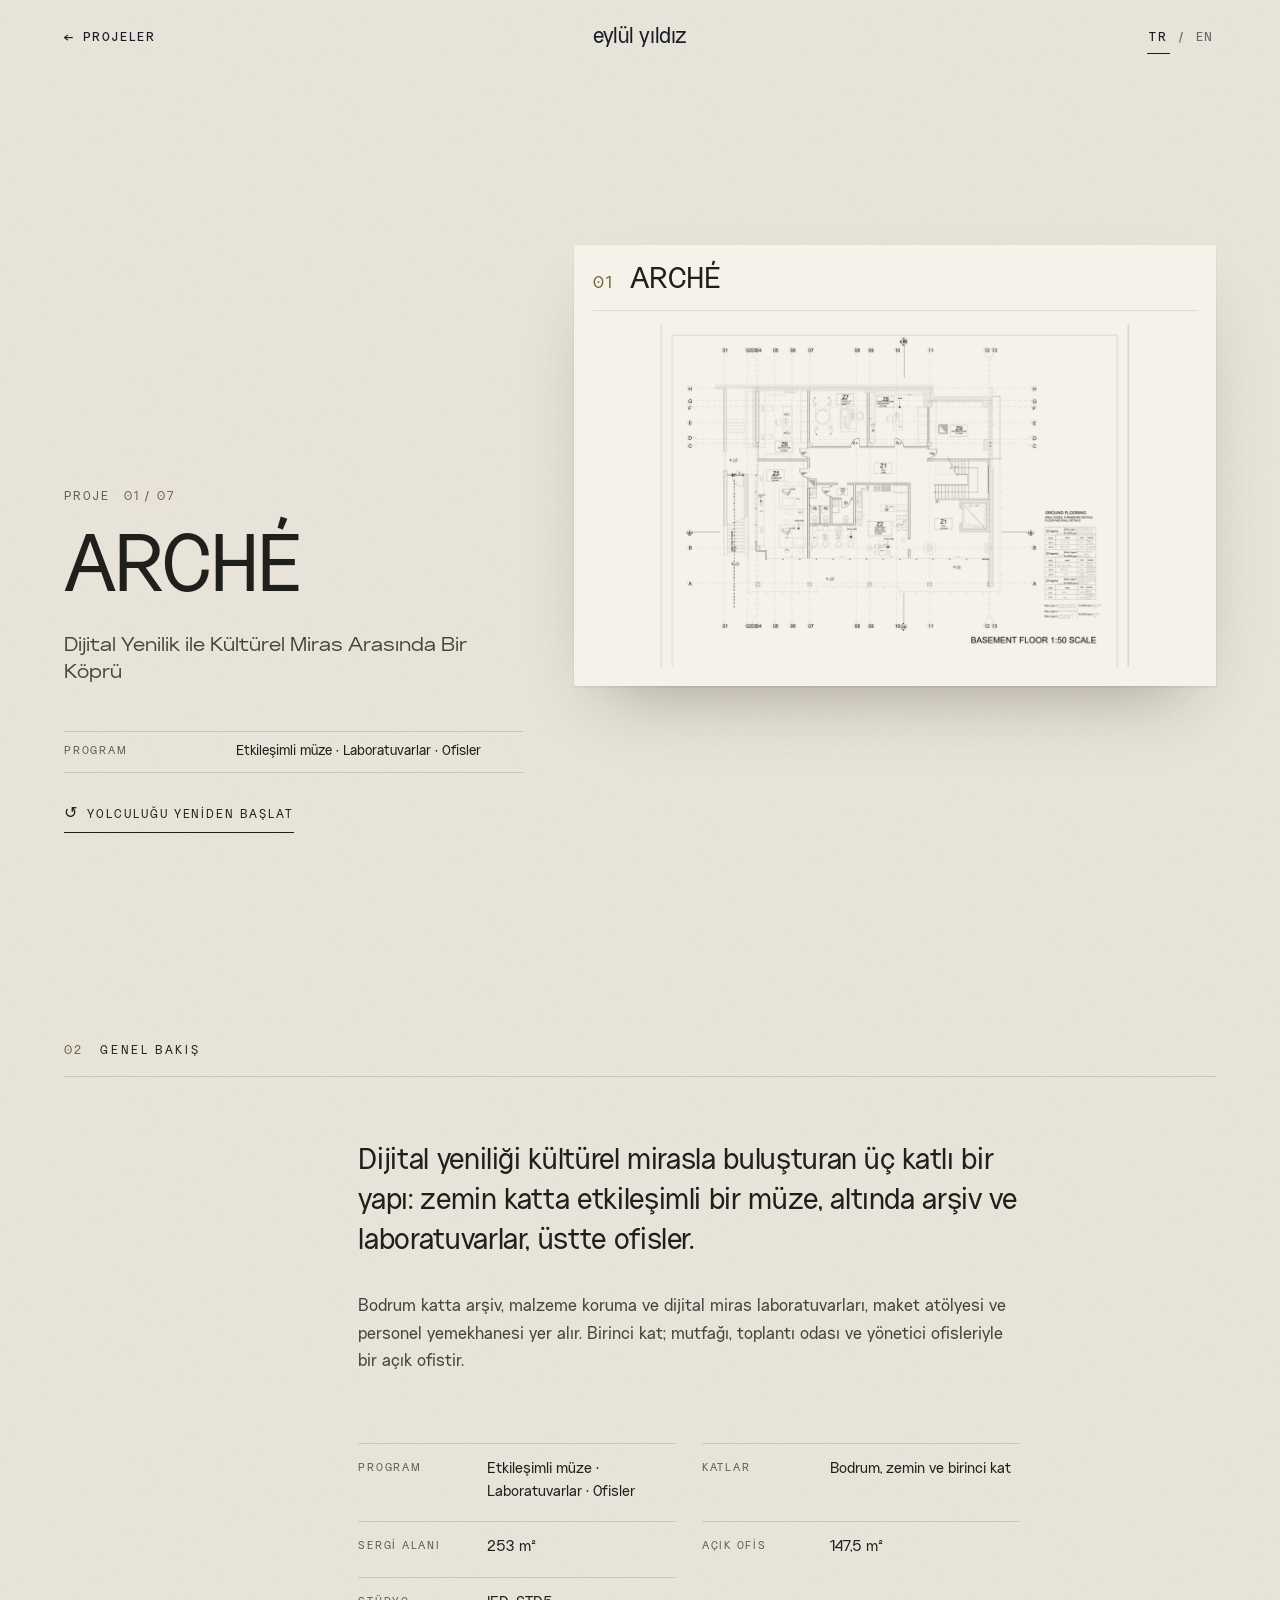
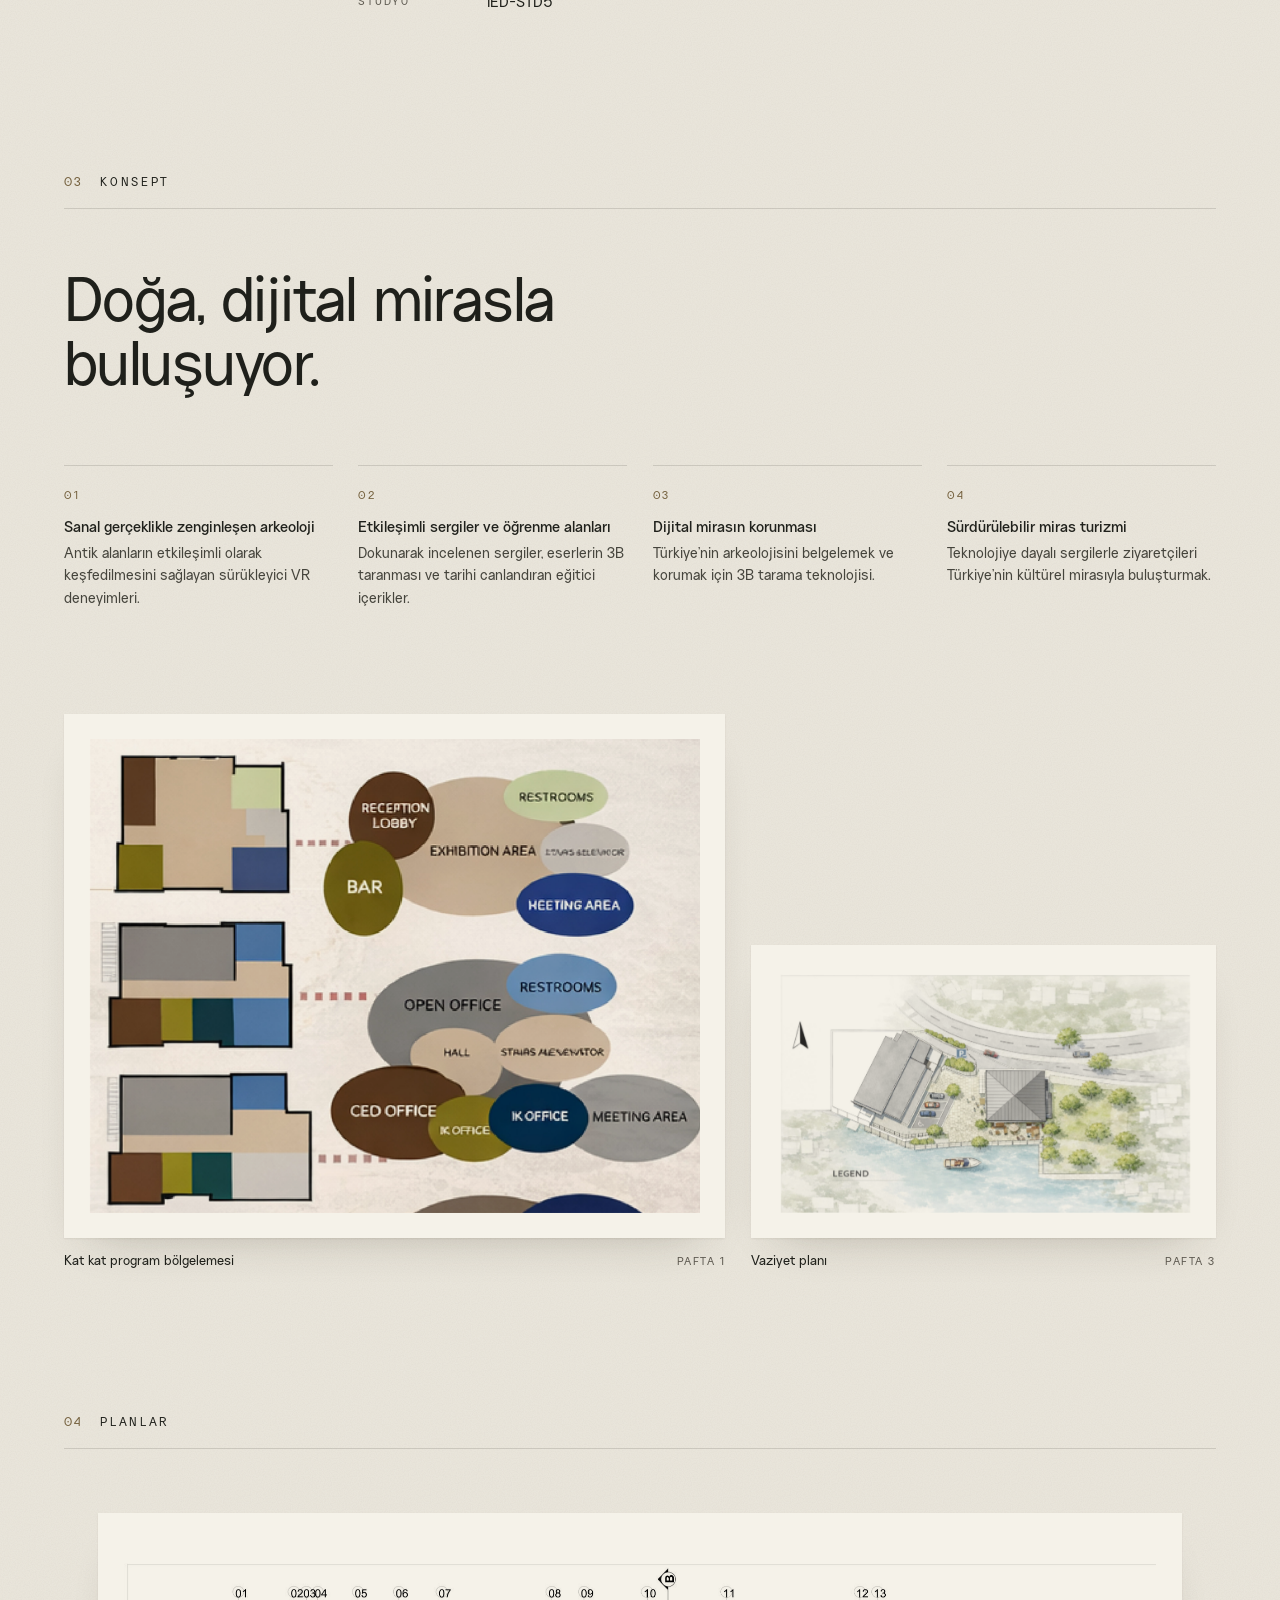
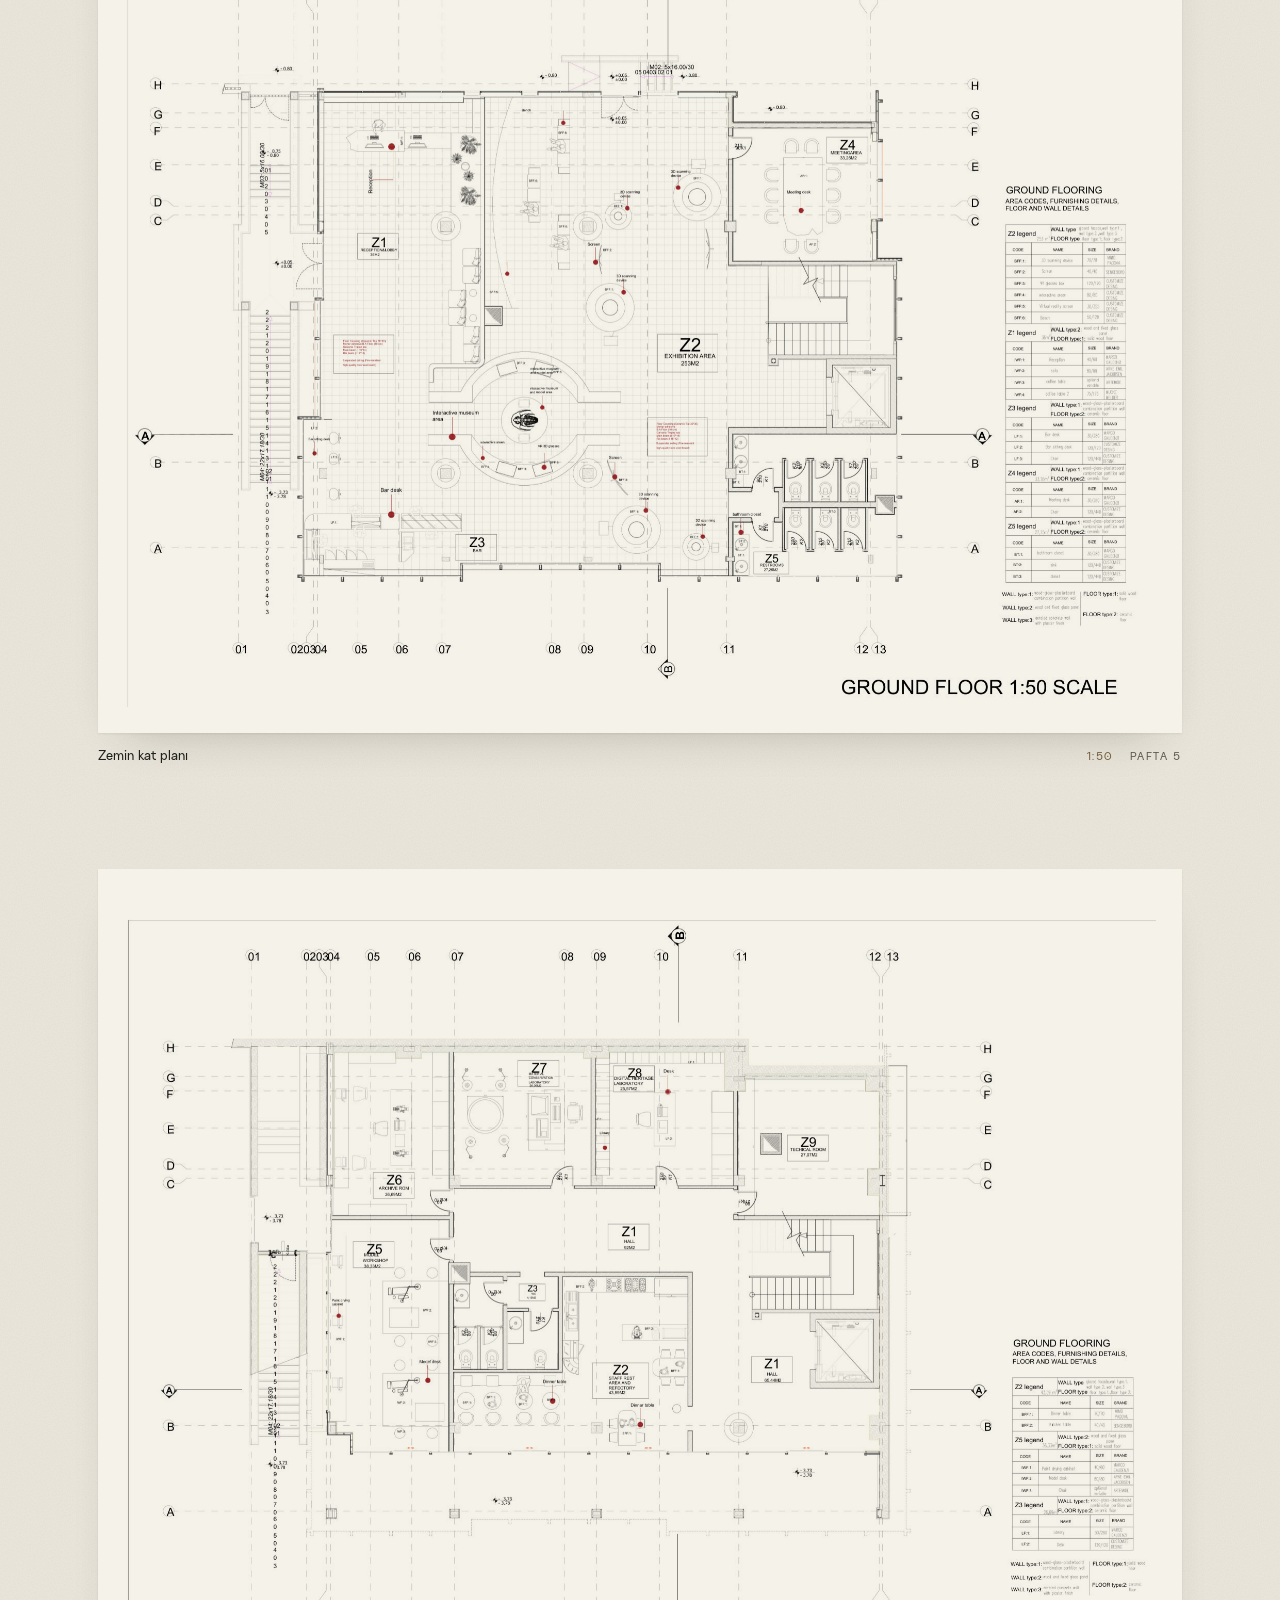
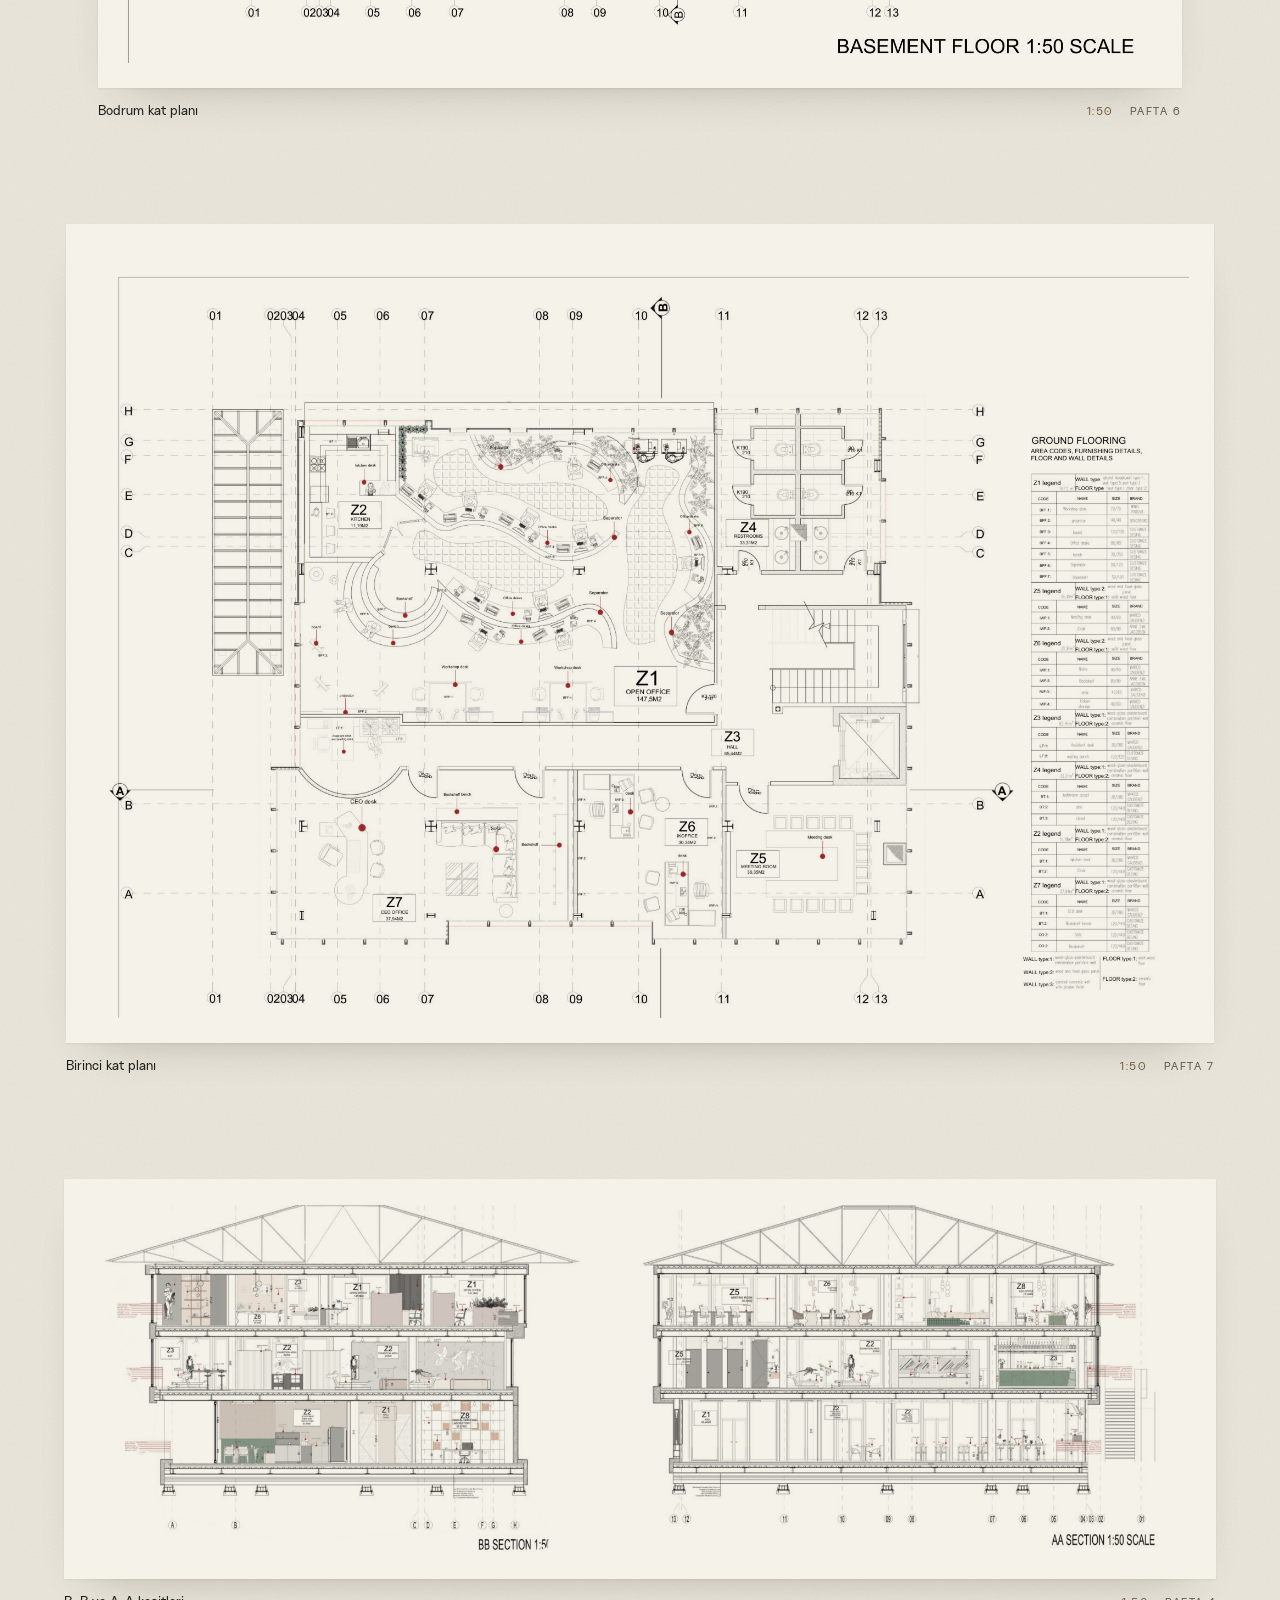
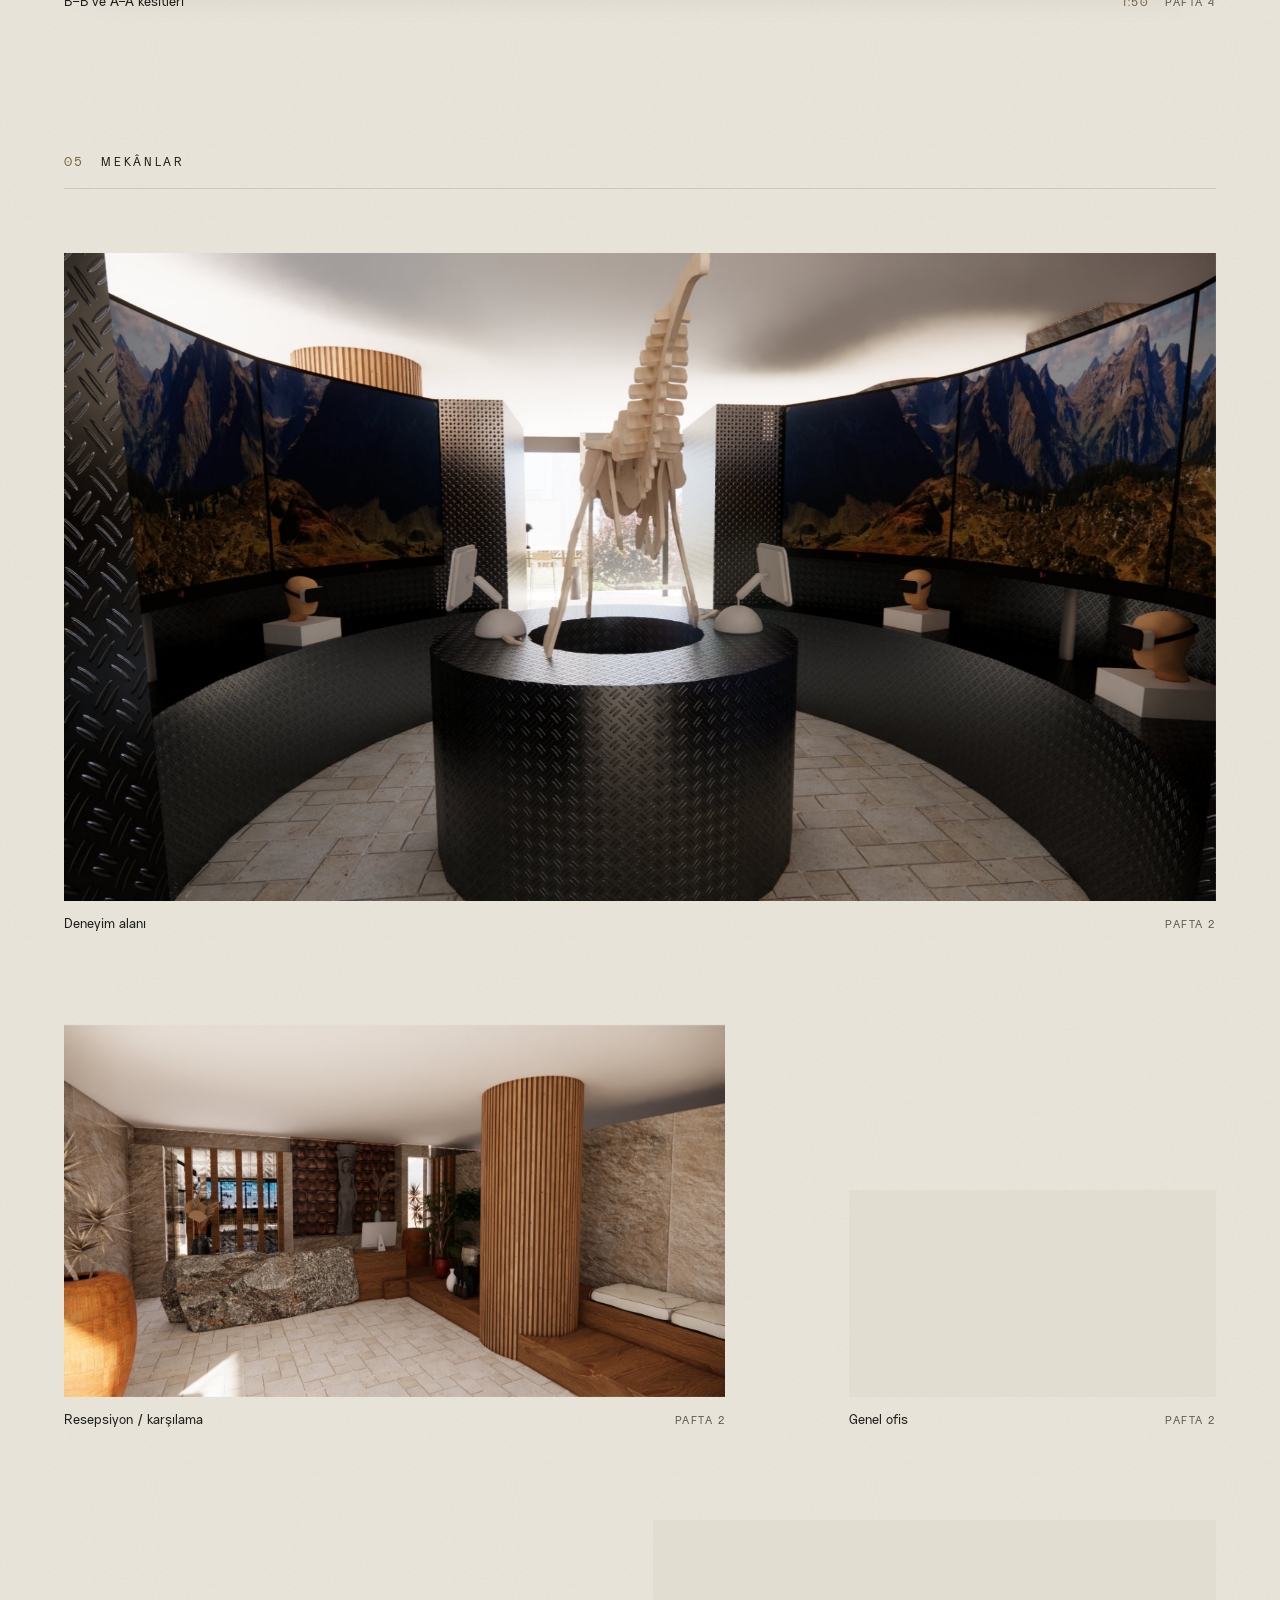
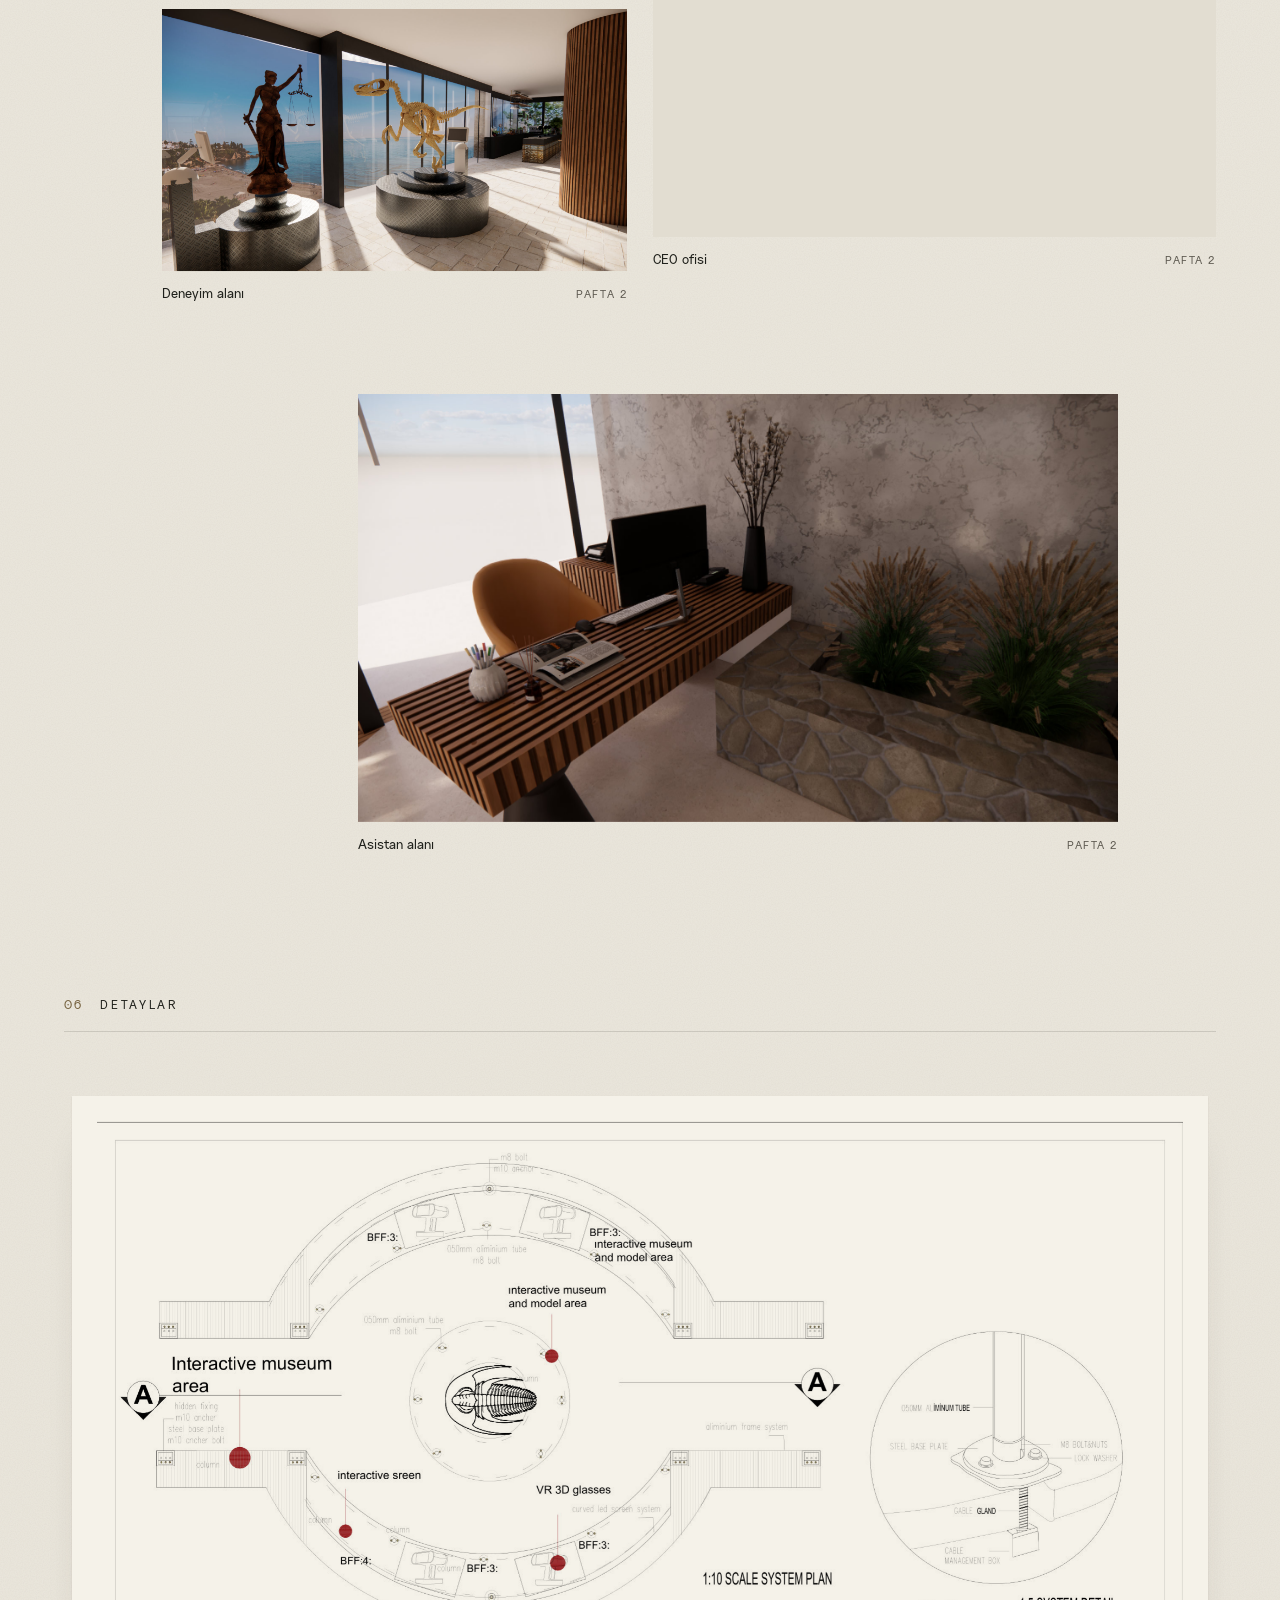
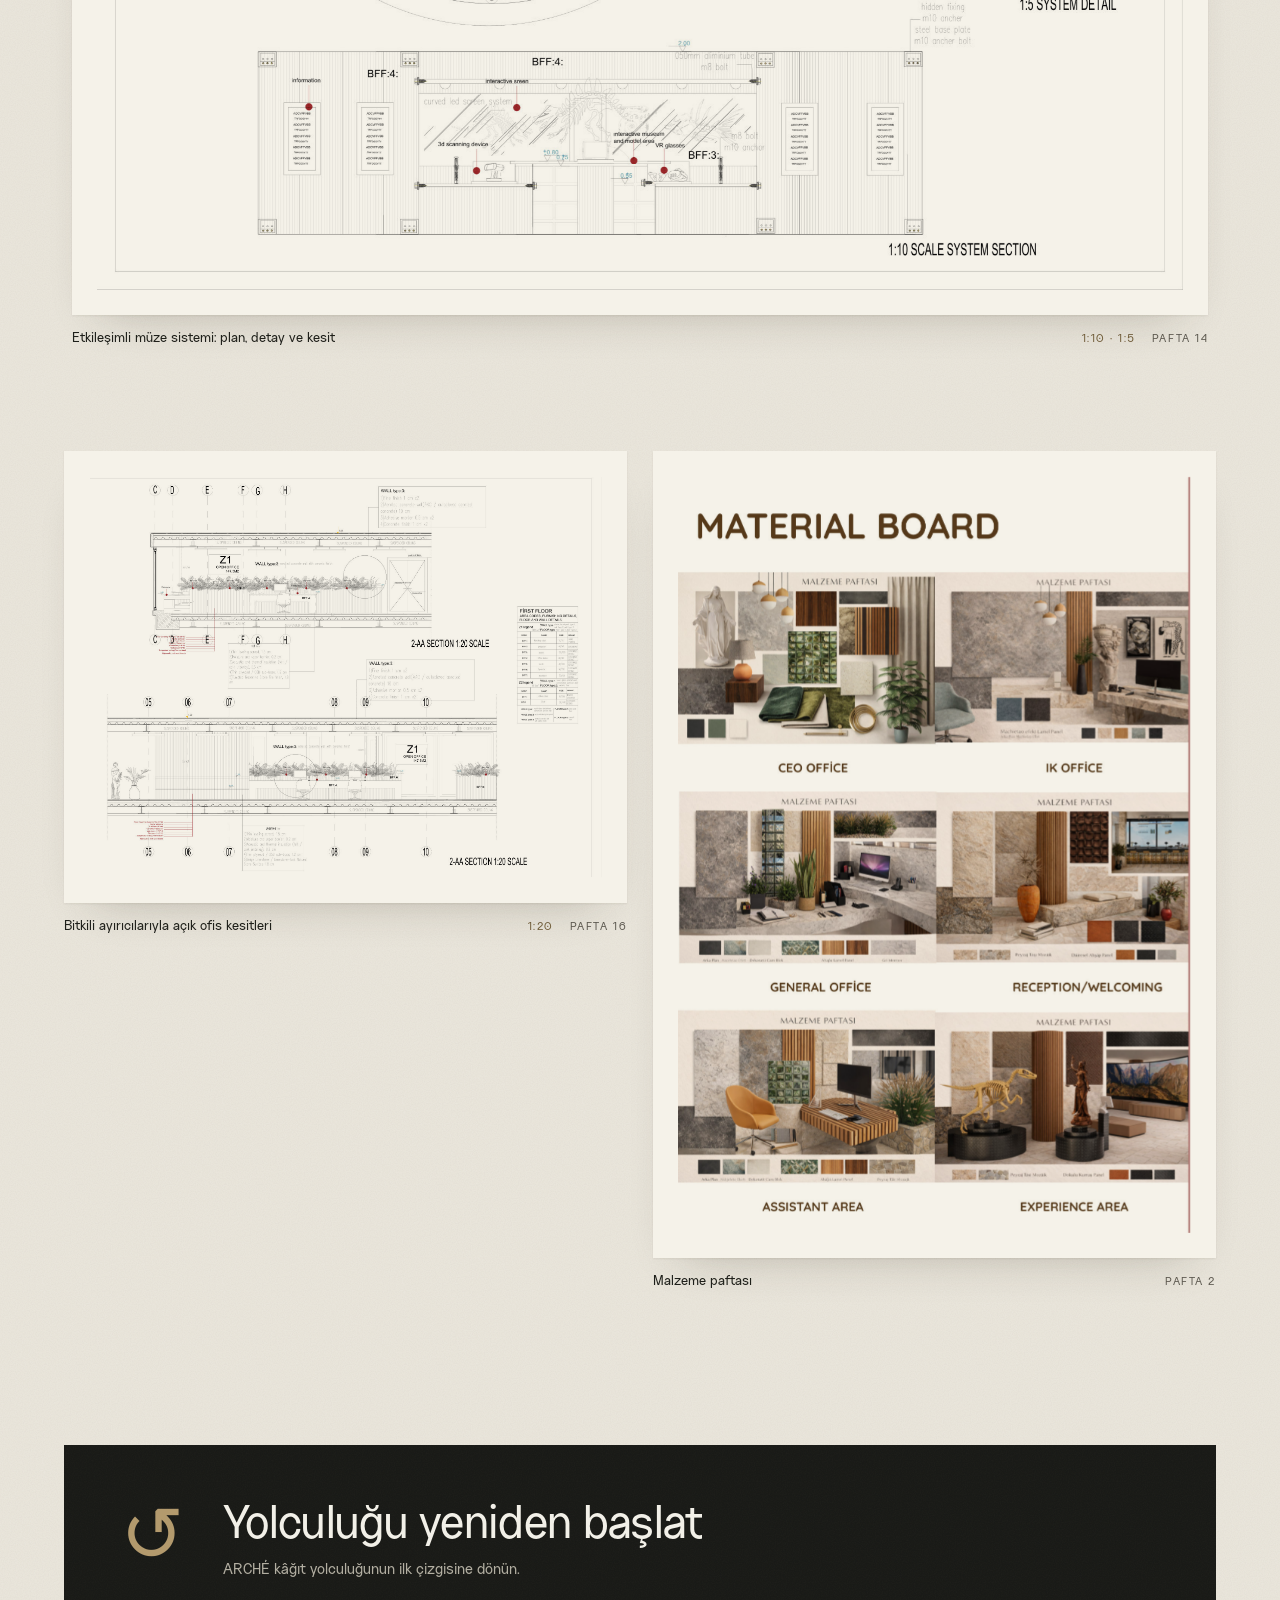
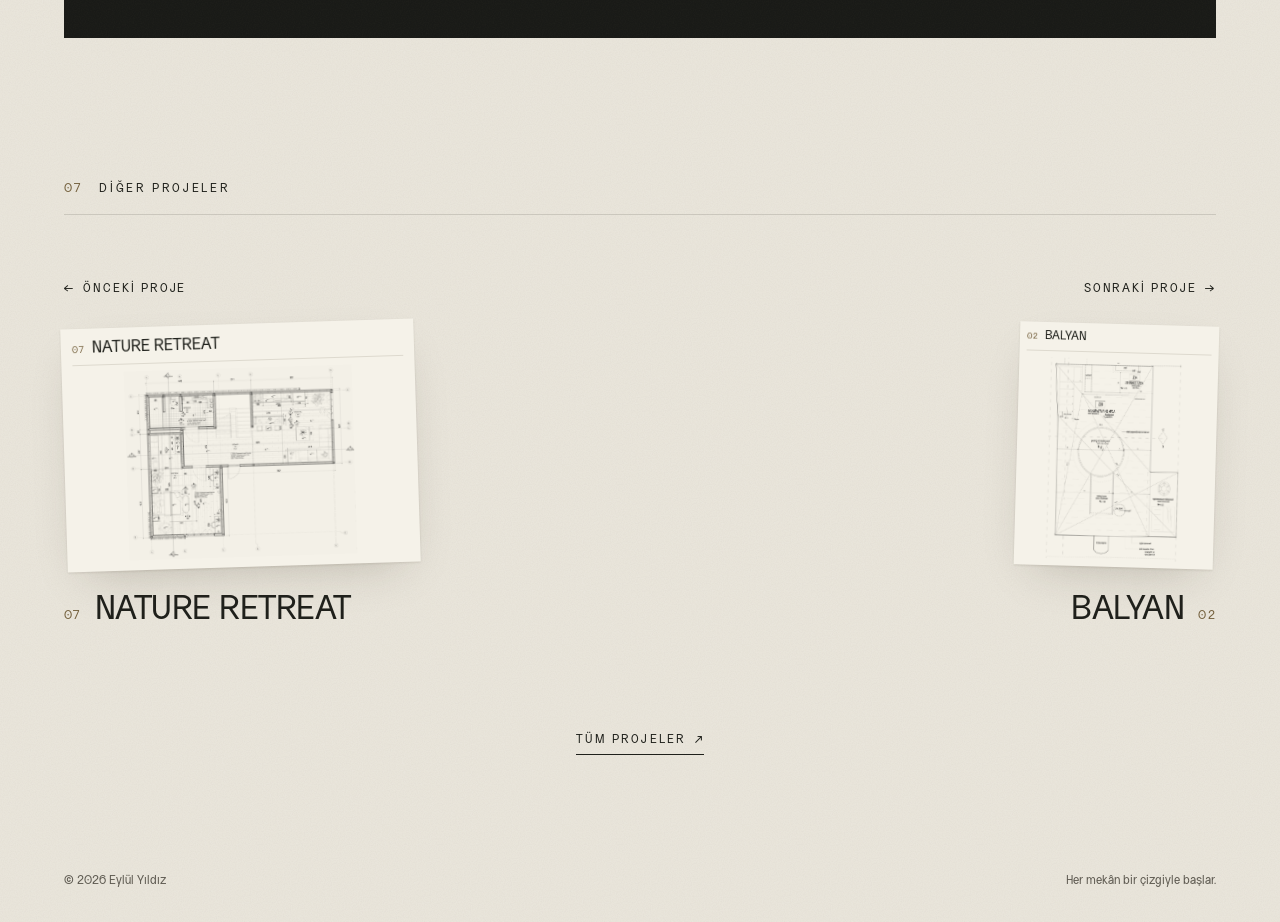
<file: projects/arche/index.html>
<!doctype html>
<html lang="tr" data-project="arche">
<head>
<meta charset="utf-8">
<meta name="viewport" content="width=device-width,initial-scale=1,viewport-fit=cover">
<meta name="theme-color" content="#ebe7dd">
<meta name="generator" content="project-pages">
<title>ARCHÉ — Eylül Yıldız</title>
<meta name="description" content="A three-level building that brings digital innovation into dialogue with cultural heritage: an interactive museum on the ground floor, an archive and laboratories below, offices above.">
<link rel="icon" href="../../favicon.svg" type="image/svg+xml">
<meta property="og:type" content="article">
<meta property="og:site_name" content="Eylül Yıldız">
<meta property="og:title" content="ARCHÉ — Eylül Yıldız">
<meta property="og:description" content="A three-level building that brings digital innovation into dialogue with cultural heritage: an interactive museum on the ground floor, an archive and laboratories below, offices above.">
<meta name="twitter:card" content="summary">
<script>
  // Before first paint: language, and whether a sheet is being handed over from the previous page.
  (function () {
    var root = document.documentElement, lang = 'tr';
    root.classList.add('js');
    try { lang = localStorage.getItem('eylul-language') === 'en' ? 'en' : 'tr'; } catch (e) {}
    root.lang = lang;
    if (lang !== 'en') root.classList.add('pp-translating');
    try {
      var h = JSON.parse(sessionStorage.getItem('eylul-sheet-handoff'));
      if (h && h.path === location.pathname && Date.now() - h.at < 8000) {
        root.style.setProperty('--pp-handoff-ratio', h.ratio);
        root.classList.add('pp-handoff');
        // Hidden until either the browser morphs it in, or project-page.js settles it.
        if (!matchMedia('(prefers-reduced-motion: reduce)').matches) root.classList.add('pp-arriving');
      }
      sessionStorage.removeItem('eylul-sheet-return');
    } catch (e) {}
    // Fires before the first frame: the arriving sheet's partner in a view transition, if the browser runs one.
    addEventListener('pagereveal', function (event) {
      var sheet = document.getElementById('pp-hero-sheet'), vt = event.viewTransition;
      window.ppReveal = vt ? 'transition' : 'none';
      if (!vt || !sheet) return;
      root.classList.remove('pp-arriving');
      sheet.style.viewTransitionName = 'project-sheet';
      var done = function () { sheet.style.viewTransitionName = ''; };
      vt.finished.then(done, done);
    });
  })();
</script>
<link rel="expect" href="#pp-hero-sheet" blocking="render">
<link rel="preload" href="../../shared/fonts/NeuethingSans-Regular.woff2" as="font" type="font/woff2" crossorigin>
<link rel="stylesheet" href="../../shared/tokens.css">
<style>@media (prefers-reduced-motion: no-preference) { @view-transition { navigation: auto; } }</style>
<link rel="stylesheet" href="../../shared/page-transition.css">
<link rel="stylesheet" href="../../project-pages/project-page.css">
<link rel="modulepreload" href="../../shared/i18n.js">
<link rel="modulepreload" href="../../shared/translations.js">
<link rel="modulepreload" href="../../shared/sheet-handoff.js">
<script type="module" src="../../project-pages/project-page.js"></script>
</head>
<body class="pp">
<a class="skip" href="#pp-main">Skip to the project</a>

<header class="pp-bar">
  <a class="pp-bar__back" href="../../#all-projects" data-stack><span aria-hidden="true">←</span> <span>Projects</span></a>
  <a class="pp-bar__name" href="../../">eylül yıldız</a>
  <div class="pp-bar__languages" role="group" aria-label="Language">
    <button type="button" data-language="tr" lang="tr" aria-label="Choose Turkish" aria-pressed="true">TR</button>
    <span aria-hidden="true">/</span>
    <button type="button" data-language="en" lang="en" aria-label="Choose English" aria-pressed="false">EN</button>
  </div>
</header>

<main id="pp-main" class="pp-main" data-number="01">
    <section class="pp-hero" aria-labelledby="pp-title">
      <div class="pp-hero__text">
        <p class="pp-kicker"><span>Project</span> <span class="pp-kicker__count">01 / 07</span></p>
        <h1 class="pp-title" id="pp-title">ARCHÉ</h1>
        <p class="pp-tagline">Bridging Digital Innovation &amp; Cultural Heritage</p>
        <dl class="pp-hero__facts">
          <div><dt>Programme</dt><dd>Interactive museum · Laboratories · Offices</dd></div>
        </dl>
          <a class="pp-replay" href="../../" data-replay><span class="pp-replay__mark" aria-hidden="true">↺</span> <span>Replay journey</span></a>
      </div>
      <figure class="pp-sheet" id="pp-hero-sheet" style="--ratio:1.4545" data-fit="contain">
        <div class="pp-sheet__paper">
          <div class="pp-sheet__heading" aria-hidden="true"><span class="pp-sheet__number">01</span><span class="pp-sheet__title">ARCHÉ</span></div>
          <div class="pp-sheet__visual"><img src="../../project-sheets/assets/arche.png" alt="ARCHÉ — basement floor plan" width="2048" height="1408" fetchpriority="high" decoding="async"></div>
        </div>
      </figure>
    </section>
    <section class="pp-section pp-overview" aria-labelledby="pp-overview">
      <header class="pp-section__head">
        <span class="pp-section__number">02</span>
        <h2 class="pp-section__title" id="pp-overview">Overview</h2>
      </header>
      <div class="pp-overview__body">
        <p class="pp-lead pp-reveal">A three-level building that brings digital innovation into dialogue with cultural heritage: an interactive museum on the ground floor, an archive and laboratories below, offices above.</p>
        <p class="pp-reveal">The basement holds the archive, material conservation and digital heritage laboratories, a model workshop and a staff refectory. The first floor is an open office with a kitchen, meeting room and executive offices.</p>
      </div>
      <dl class="pp-facts pp-reveal">
        <div><dt>Programme</dt><dd>Interactive museum · Laboratories · Offices</dd></div>
        <div><dt>Levels</dt><dd>Basement, ground and first floor</dd></div>
        <div><dt>Exhibition area</dt><dd>253 m²</dd></div>
        <div><dt>Open office</dt><dd>147.5 m²</dd></div>
        <div><dt>Studio</dt><dd>IED-STD5</dd></div>
      </dl>
    </section>
    <section class="pp-section pp-concept" aria-labelledby="pp-concept">
      <header class="pp-section__head">
        <span class="pp-section__number">03</span>
        <h2 class="pp-section__title" id="pp-concept">Concept</h2>
      </header>
      <p class="pp-statement pp-reveal">Nature meets digital heritage.</p>
      <ol class="pp-points">
        <li class="pp-reveal"><span class="pp-points__number">01</span><h3>Virtual reality enhanced archaeology</h3><p>Immersive VR experiences allowing interactive exploration of ancient sites.</p></li>
        <li class="pp-reveal"><span class="pp-points__number">02</span><h3>Interactive exhibits &amp; learning spaces</h3><p>Hands-on display, 3D scanning of artefacts and educational content bringing history to life.</p></li>
        <li class="pp-reveal"><span class="pp-points__number">03</span><h3>Digital heritage preservation</h3><p>3D scanning technology to document and preserve Turkey’s archaeology.</p></li>
        <li class="pp-reveal"><span class="pp-points__number">04</span><h3>Sustainable heritage tourism</h3><p>Attracting visitors to engage with Turkey’s cultural heritage through technology-driven exhibits.</p></li>
      </ol>
      <div class="pp-arrangement pp-concept__assets" data-count="2">
        <figure class="pp-figure pp-figure--drawing pp-reveal" data-index="1" data-shape="wide" style="--ratio:1.2885">
          <a class="pp-figure__frame" href="../../project-pages/assets/arche/concept-zoning-full.jpg" data-inspect data-width="3601" data-height="2794"><img src="../../project-pages/assets/arche/concept-zoning.jpg" alt="Programme zoning, floor by floor" width="2001" height="1553" loading="lazy" decoding="async"><span class="pp-figure__inspect"><span aria-hidden="true">⤢</span> <span>Inspect</span></span></a>
          <figcaption><span class="pp-figure__caption">Programme zoning, floor by floor</span><span class="pp-figure__sheet"><span>Sheet</span> 1</span></figcaption>
        </figure>
        <figure class="pp-figure pp-figure--drawing pp-reveal" data-index="2" data-shape="wide" style="--ratio:1.7088">
          <a class="pp-figure__frame" href="../../project-pages/assets/arche/concept-site-plan-full.jpg" data-inspect data-width="3601" data-height="2108"><img src="../../project-pages/assets/arche/concept-site-plan.jpg" alt="Site plan" width="2001" height="1171" loading="lazy" decoding="async"><span class="pp-figure__inspect"><span aria-hidden="true">⤢</span> <span>Inspect</span></span></a>
          <figcaption><span class="pp-figure__caption">Site plan</span><span class="pp-figure__sheet"><span>Sheet</span> 3</span></figcaption>
        </figure>
      </div>
    </section>
    <section class="pp-section pp-plans" aria-labelledby="pp-plans">
      <header class="pp-section__head">
        <span class="pp-section__number">04</span>
        <h2 class="pp-section__title" id="pp-plans">Plans</h2>
      </header>
      <div class="pp-drawings">
        <figure class="pp-figure pp-figure--drawing pp-reveal" data-index="1" data-shape="wide" style="--ratio:1.3430">
          <a class="pp-figure__frame" href="../../project-pages/assets/arche/plans-ground-floor-full.jpg" data-inspect data-width="3601" data-height="2682"><img src="../../project-pages/assets/arche/plans-ground-floor.jpg" alt="Ground floor plan" width="2001" height="1490" loading="lazy" decoding="async"><span class="pp-figure__inspect"><span aria-hidden="true">⤢</span> <span>Inspect</span></span></a>
          <figcaption><span class="pp-figure__caption">Ground floor plan</span><span class="pp-figure__scale">1:50</span><span class="pp-figure__sheet"><span>Sheet</span> 5</span></figcaption>
        </figure>
        <figure class="pp-figure pp-figure--drawing pp-reveal" data-index="2" data-shape="wide" style="--ratio:1.3430">
          <a class="pp-figure__frame" href="../../project-pages/assets/arche/plans-basement-full.jpg" data-inspect data-width="3601" data-height="2682"><img src="../../project-pages/assets/arche/plans-basement.jpg" alt="Basement floor plan" width="2001" height="1490" loading="lazy" decoding="async"><span class="pp-figure__inspect"><span aria-hidden="true">⤢</span> <span>Inspect</span></span></a>
          <figcaption><span class="pp-figure__caption">Basement floor plan</span><span class="pp-figure__scale">1:50</span><span class="pp-figure__sheet"><span>Sheet</span> 6</span></figcaption>
        </figure>
        <figure class="pp-figure pp-figure--drawing pp-reveal" data-index="3" data-shape="wide" style="--ratio:1.4296">
          <a class="pp-figure__frame" href="../../project-pages/assets/arche/plans-first-floor-full.jpg" data-inspect data-width="3600" data-height="2518"><img src="../../project-pages/assets/arche/plans-first-floor.jpg" alt="First floor plan" width="2000" height="1399" loading="lazy" decoding="async"><span class="pp-figure__inspect"><span aria-hidden="true">⤢</span> <span>Inspect</span></span></a>
          <figcaption><span class="pp-figure__caption">First floor plan</span><span class="pp-figure__scale">1:50</span><span class="pp-figure__sheet"><span>Sheet</span> 7</span></figcaption>
        </figure>
        <figure class="pp-figure pp-figure--drawing pp-reveal" data-index="4" data-shape="strip" style="--ratio:3.1611">
          <a class="pp-figure__frame" href="../../project-pages/assets/arche/plans-sections-full.jpg" data-inspect data-width="3601" data-height="1138"><img src="../../project-pages/assets/arche/plans-sections.jpg" alt="Sections B–B and A–A" width="2001" height="633" loading="lazy" decoding="async"><span class="pp-figure__inspect"><span aria-hidden="true">⤢</span> <span>Inspect</span></span></a>
          <figcaption><span class="pp-figure__caption">Sections B–B and A–A</span><span class="pp-figure__scale">1:50</span><span class="pp-figure__sheet"><span>Sheet</span> 4</span></figcaption>
        </figure>
      </div>
    </section>
    <section class="pp-section pp-spaces" aria-labelledby="pp-spaces">
      <header class="pp-section__head">
        <span class="pp-section__number">05</span>
        <h2 class="pp-section__title" id="pp-spaces">Spaces</h2>
      </header>
      <div class="pp-arrangement pp-spaces__grid" data-count="6">
        <figure class="pp-figure pp-figure--render pp-reveal" data-index="1" data-shape="wide" style="--ratio:1.7769">
          <div class="pp-figure__frame"><img src="../../project-pages/assets/arche/spaces-experience.jpg" alt="Experience area" width="1800" height="1013" loading="lazy" decoding="async"></div>
          <figcaption><span class="pp-figure__caption">Experience area</span><span class="pp-figure__sheet"><span>Sheet</span> 2</span></figcaption>
        </figure>
        <figure class="pp-figure pp-figure--render pp-reveal" data-index="2" data-shape="wide" style="--ratio:1.7769">
          <div class="pp-figure__frame"><img src="../../project-pages/assets/arche/spaces-reception.jpg" alt="Reception / welcoming" width="1800" height="1013" loading="lazy" decoding="async"></div>
          <figcaption><span class="pp-figure__caption">Reception / welcoming</span><span class="pp-figure__sheet"><span>Sheet</span> 2</span></figcaption>
        </figure>
        <figure class="pp-figure pp-figure--render pp-reveal" data-index="3" data-shape="wide" style="--ratio:1.7769">
          <div class="pp-figure__frame"><img src="../../project-pages/assets/arche/spaces-general-office.jpg" alt="General office" width="1800" height="1013" loading="lazy" decoding="async"></div>
          <figcaption><span class="pp-figure__caption">General office</span><span class="pp-figure__sheet"><span>Sheet</span> 2</span></figcaption>
        </figure>
        <figure class="pp-figure pp-figure--render pp-reveal" data-index="4" data-shape="wide" style="--ratio:1.7769">
          <div class="pp-figure__frame"><img src="../../project-pages/assets/arche/spaces-exhibition.jpg" alt="Experience area" width="1800" height="1013" loading="lazy" decoding="async"></div>
          <figcaption><span class="pp-figure__caption">Experience area</span><span class="pp-figure__sheet"><span>Sheet</span> 2</span></figcaption>
        </figure>
        <figure class="pp-figure pp-figure--render pp-reveal" data-index="5" data-shape="wide" style="--ratio:1.7769">
          <div class="pp-figure__frame"><img src="../../project-pages/assets/arche/spaces-ceo-office.jpg" alt="CEO office" width="1800" height="1013" loading="lazy" decoding="async"></div>
          <figcaption><span class="pp-figure__caption">CEO office</span><span class="pp-figure__sheet"><span>Sheet</span> 2</span></figcaption>
        </figure>
        <figure class="pp-figure pp-figure--render pp-reveal" data-index="6" data-shape="wide" style="--ratio:1.7769">
          <div class="pp-figure__frame"><img src="../../project-pages/assets/arche/spaces-assistant.jpg" alt="Assistant area" width="1800" height="1013" loading="lazy" decoding="async"></div>
          <figcaption><span class="pp-figure__caption">Assistant area</span><span class="pp-figure__sheet"><span>Sheet</span> 2</span></figcaption>
        </figure>
      </div>
    </section>
    <section class="pp-section pp-details" aria-labelledby="pp-details">
      <header class="pp-section__head">
        <span class="pp-section__number">06</span>
        <h2 class="pp-section__title" id="pp-details">Details</h2>
      </header>
      <div class="pp-drawings pp-drawings--details" data-count="3">
        <figure class="pp-figure pp-figure--drawing pp-reveal" data-index="1" data-shape="wide" style="--ratio:1.4134">
          <a class="pp-figure__frame" href="../../project-pages/assets/arche/details-system-full.jpg" data-inspect data-width="3600" data-height="2547"><img src="../../project-pages/assets/arche/details-system.jpg" alt="Interactive museum system: plan, detail and section" width="2000" height="1415" loading="lazy" decoding="async"><span class="pp-figure__inspect"><span aria-hidden="true">⤢</span> <span>Inspect</span></span></a>
          <figcaption><span class="pp-figure__caption">Interactive museum system: plan, detail and section</span><span class="pp-figure__scale">1:10 · 1:5</span><span class="pp-figure__sheet"><span>Sheet</span> 14</span></figcaption>
        </figure>
        <figure class="pp-figure pp-figure--drawing pp-reveal" data-index="2" data-shape="wide" style="--ratio:1.2786">
          <a class="pp-figure__frame" href="../../project-pages/assets/arche/details-office-sections-full.jpg" data-inspect data-width="3601" data-height="2818"><img src="../../project-pages/assets/arche/details-office-sections.jpg" alt="Open office sections with planted separators" width="2001" height="1565" loading="lazy" decoding="async"><span class="pp-figure__inspect"><span aria-hidden="true">⤢</span> <span>Inspect</span></span></a>
          <figcaption><span class="pp-figure__caption">Open office sections with planted separators</span><span class="pp-figure__scale">1:20</span><span class="pp-figure__sheet"><span>Sheet</span> 16</span></figcaption>
        </figure>
        <figure class="pp-figure pp-figure--drawing pp-reveal" data-index="3" data-shape="tall" style="--ratio:0.6775">
          <a class="pp-figure__frame" href="../../project-pages/assets/arche/details-materials-full.jpg" data-inspect data-width="2439" data-height="3600"><img src="../../project-pages/assets/arche/details-materials.jpg" alt="Material board" width="1355" height="2000" loading="lazy" decoding="async"><span class="pp-figure__inspect"><span aria-hidden="true">⤢</span> <span>Inspect</span></span></a>
          <figcaption><span class="pp-figure__caption">Material board</span><span class="pp-figure__sheet"><span>Sheet</span> 2</span></figcaption>
        </figure>
      </div>
    </section>
    <section class="pp-journey pp-reveal" aria-labelledby="pp-journey">
      <a class="pp-journey__link" href="../../" data-replay>
        <span class="pp-journey__mark" aria-hidden="true">↺</span>
        <span class="pp-journey__text"><span class="pp-journey__title" id="pp-journey">Replay journey</span>
        <span class="pp-journey__note">Return to the first line of the ARCHÉ paper journey.</span></span>
      </a>
    </section>
    <nav class="pp-section pp-nav" aria-labelledby="pp-more">
      <header class="pp-section__head">
        <span class="pp-section__number">07</span>
        <h2 class="pp-section__title" id="pp-more">More projects</h2>
      </header>
      <div class="pp-nav__pair">
        <a class="pp-nav__link pp-nav__link--previous" href="../../projects/nature-retreat-2/" data-neighbour>
          <span class="pp-nav__direction"><span aria-hidden="true">←</span> <span>Previous project</span></span>
          <span class="pp-nav__sheet pp-sheet" style="--ratio:1.4500" data-fit="contain">
            <span class="pp-sheet__paper">
              <span class="pp-sheet__heading" aria-hidden="true"><span class="pp-sheet__number">07</span><span class="pp-sheet__title">NATURE RETREAT</span></span>
              <span class="pp-sheet__visual"><img src="../../project-sheets/assets/nature-retreat-plan.jpg" alt="" width="2201" height="1825" loading="lazy" decoding="async"></span>
            </span>
          </span>
          <span class="pp-nav__name"><span class="pp-nav__number">07</span> <span class="pp-nav__title">NATURE RETREAT</span></span>
        </a>
        <a class="pp-nav__link pp-nav__link--next" href="../../projects/balyan/" data-neighbour>
          <span class="pp-nav__direction"><span>Next project</span> <span aria-hidden="true">→</span></span>
          <span class="pp-nav__sheet pp-sheet" style="--ratio:0.8200" data-fit="contain">
            <span class="pp-sheet__paper">
              <span class="pp-sheet__heading" aria-hidden="true"><span class="pp-sheet__number">02</span><span class="pp-sheet__title">BALYAN</span></span>
              <span class="pp-sheet__visual"><img src="../../project-sheets/assets/balyan.jpg" alt="" width="1500" height="2201" loading="lazy" decoding="async"></span>
            </span>
          </span>
          <span class="pp-nav__name"><span class="pp-nav__number">02</span> <span class="pp-nav__title">BALYAN</span></span>
        </a>
      </div>
      <a class="pp-nav__all" href="../../#all-projects" data-stack><span>All projects</span> <span aria-hidden="true">↗</span></a>
    </nav>
</main>

<footer class="pp-foot">
  <p>© 2026 Eylül Yıldız</p>
  <p>Every space begins with a line.</p>
</footer>

<dialog class="pp-inspect" aria-label="Drawing viewer">
  <div class="pp-inspect__stage"><img class="pp-inspect__image" alt=""></div>
  <div class="pp-inspect__bar">
    <p class="pp-inspect__caption"></p>
    <div class="pp-inspect__tools">
      <button type="button" data-zoom="out" aria-label="Zoom out">−</button>
      <button type="button" data-zoom="fit">Fit</button>
      <button type="button" data-zoom="in" aria-label="Zoom in">+</button>
      <button type="button" data-close>Close</button>
    </div>
  </div>
</dialog>
</body>
</html>
</file>
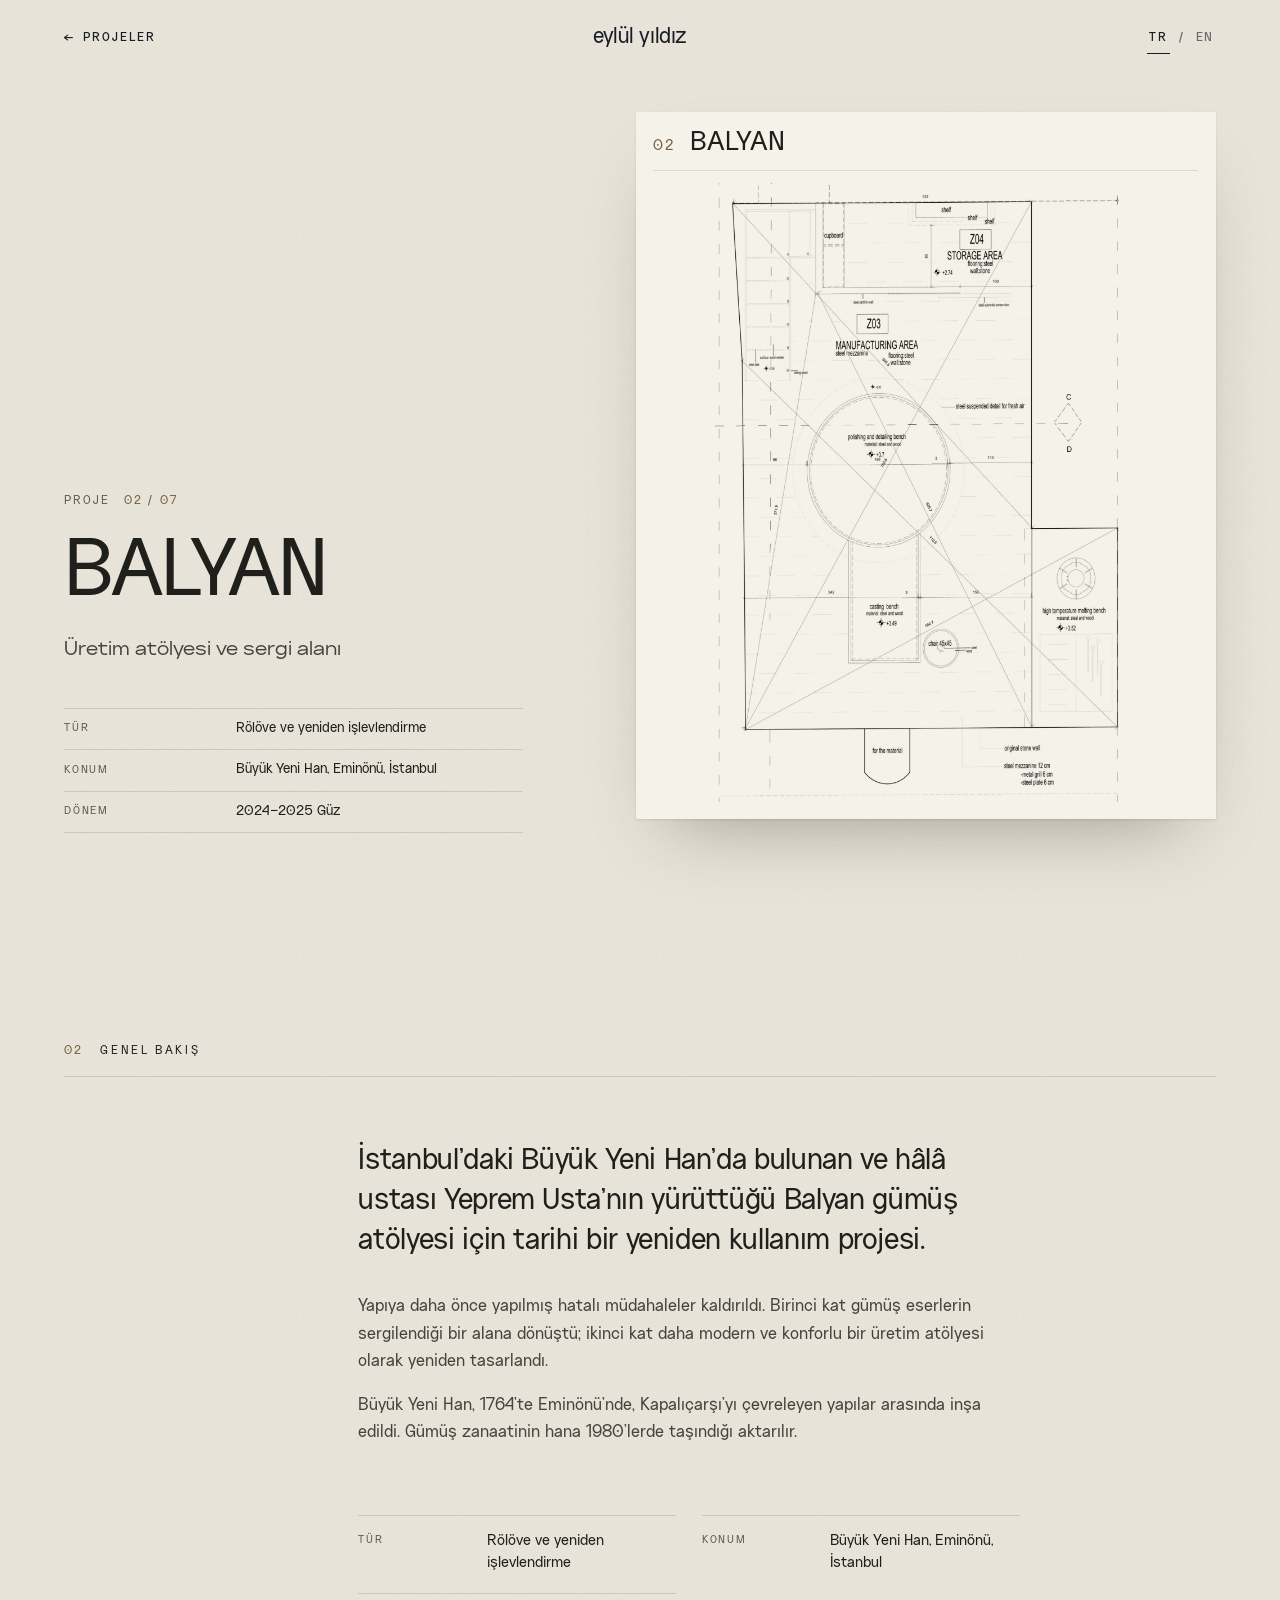
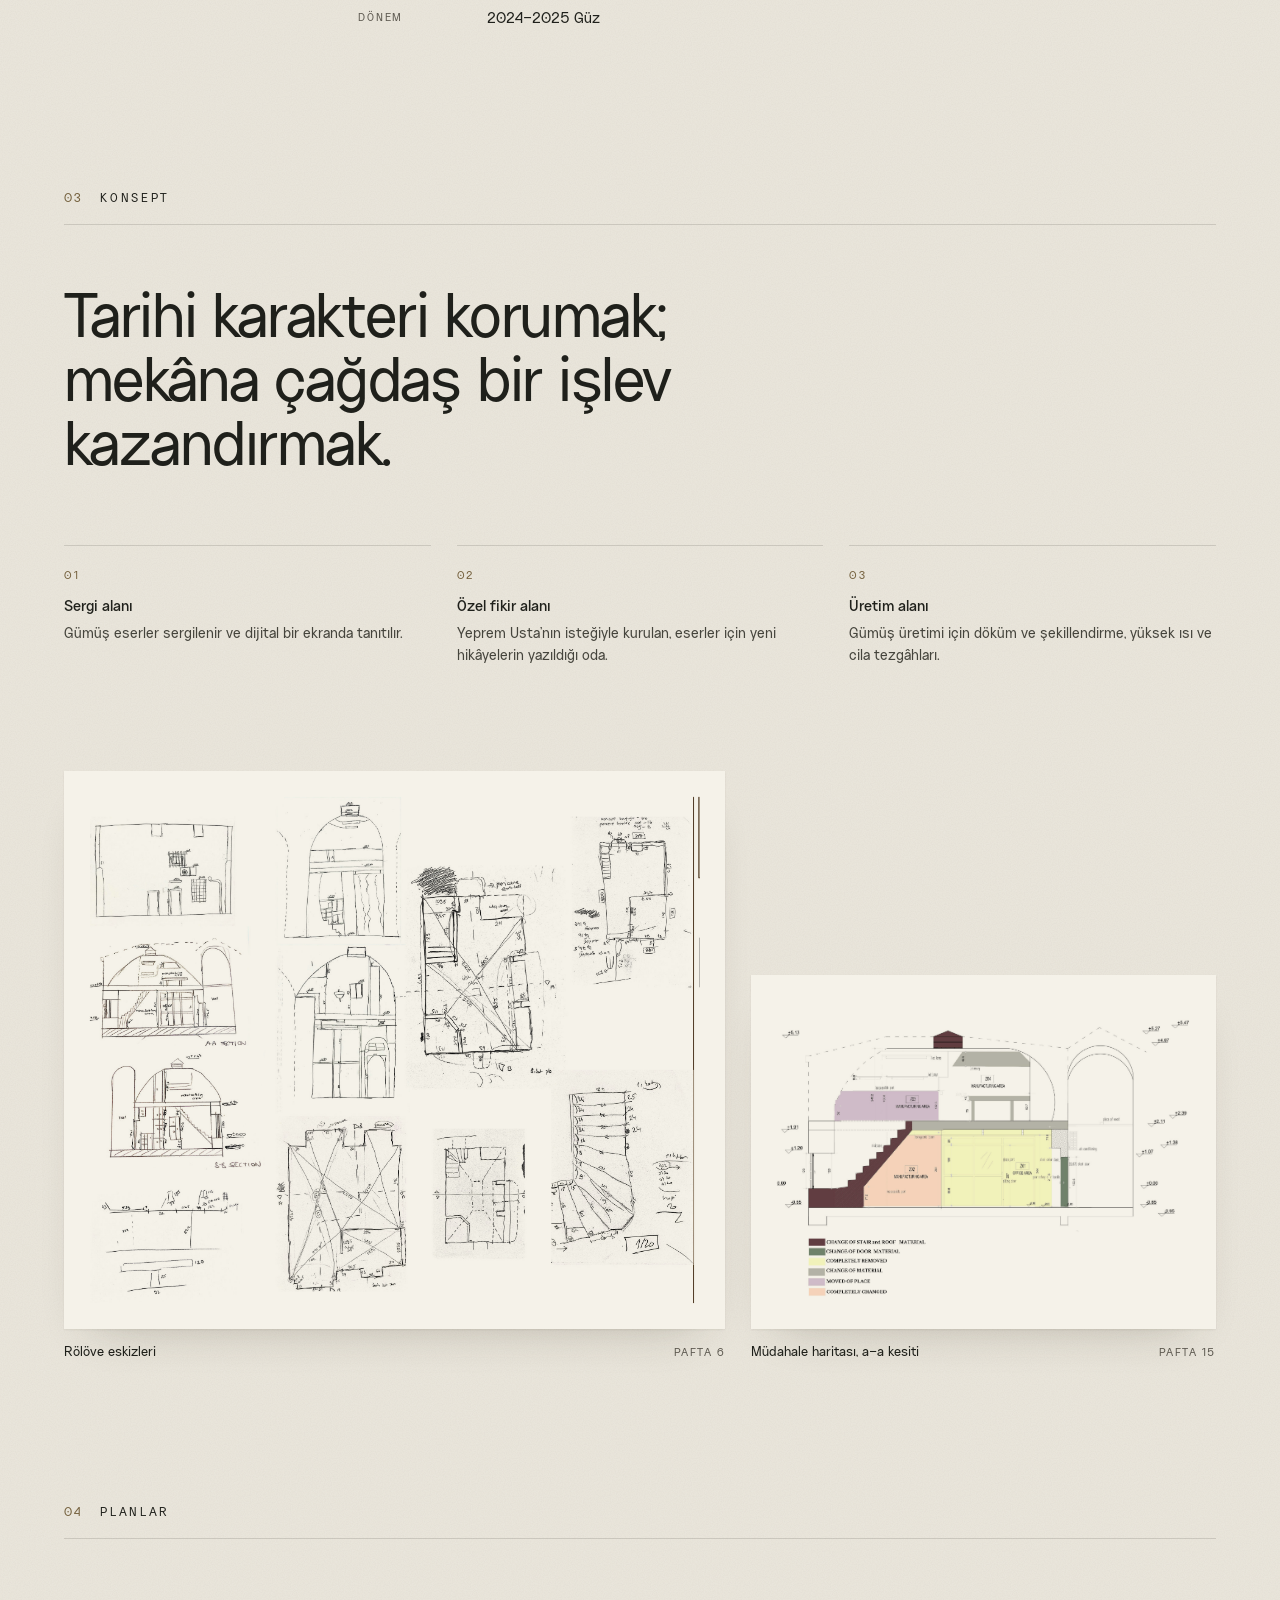
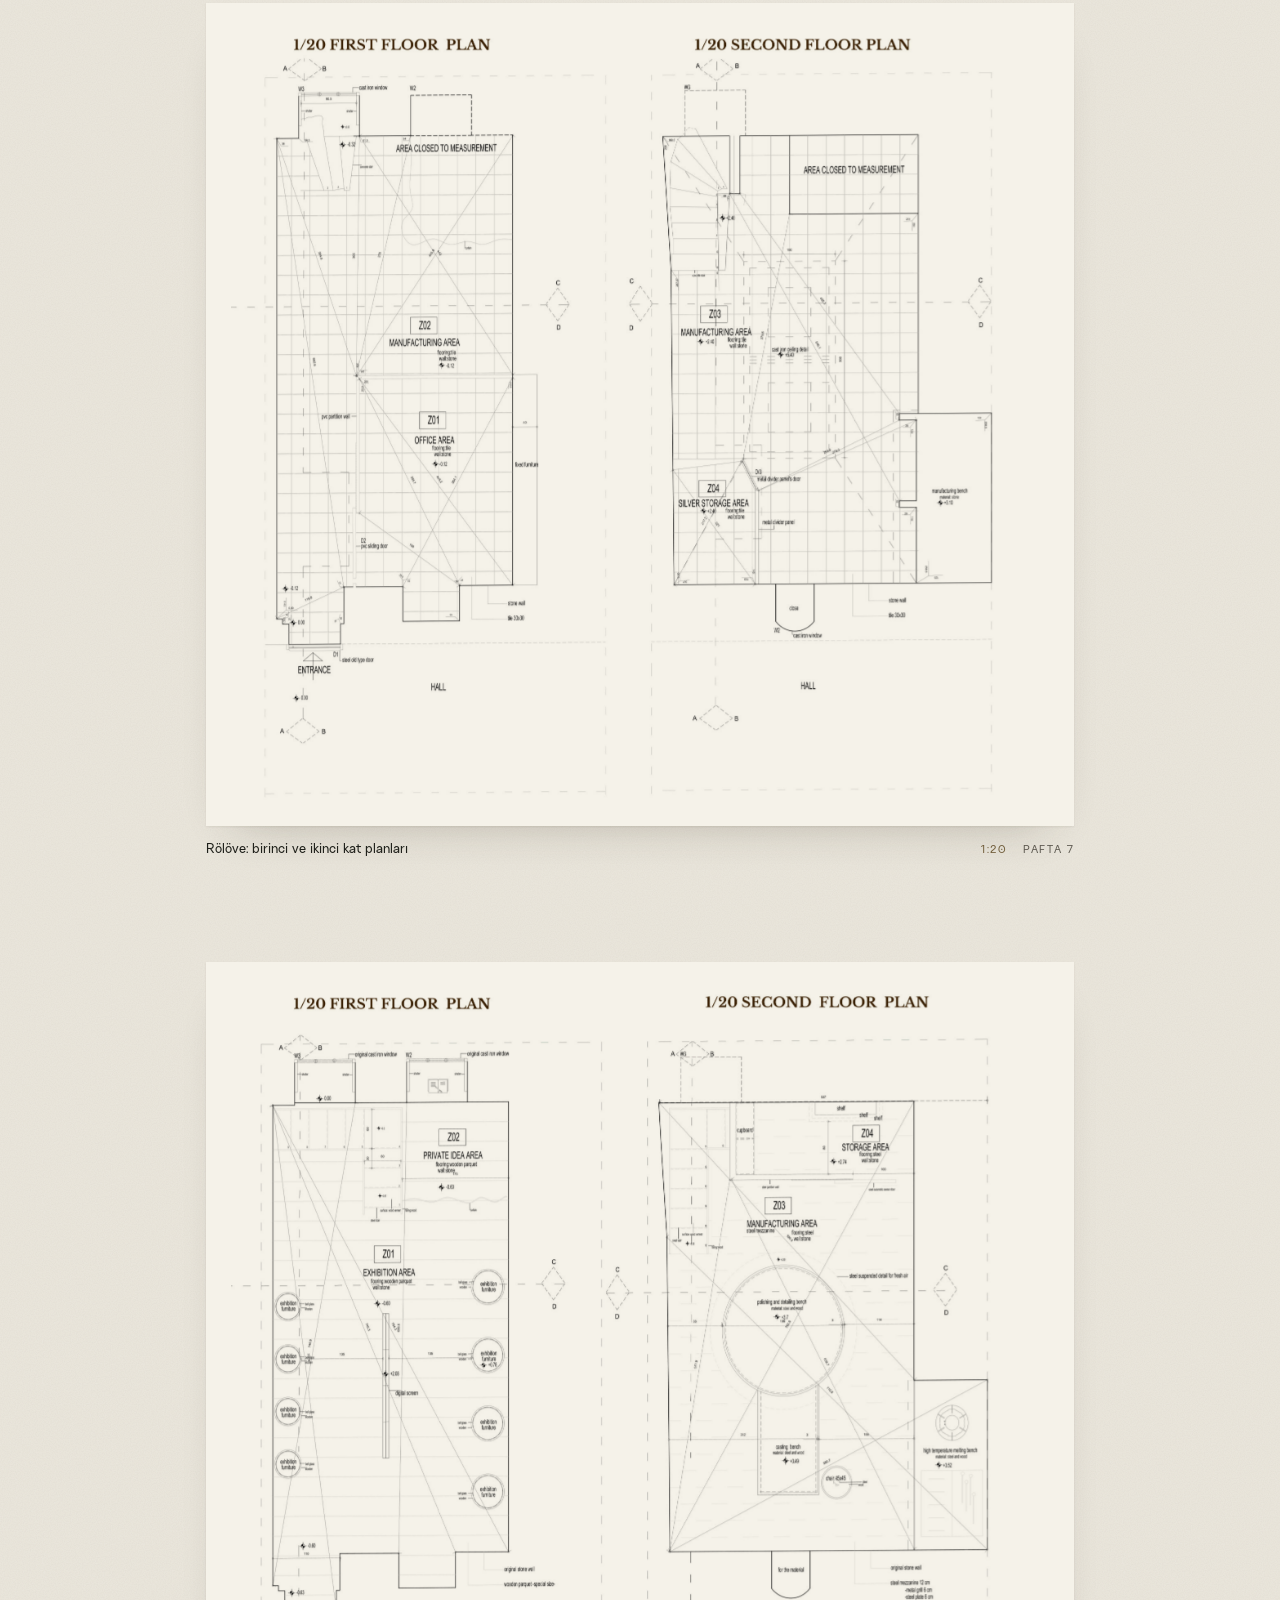
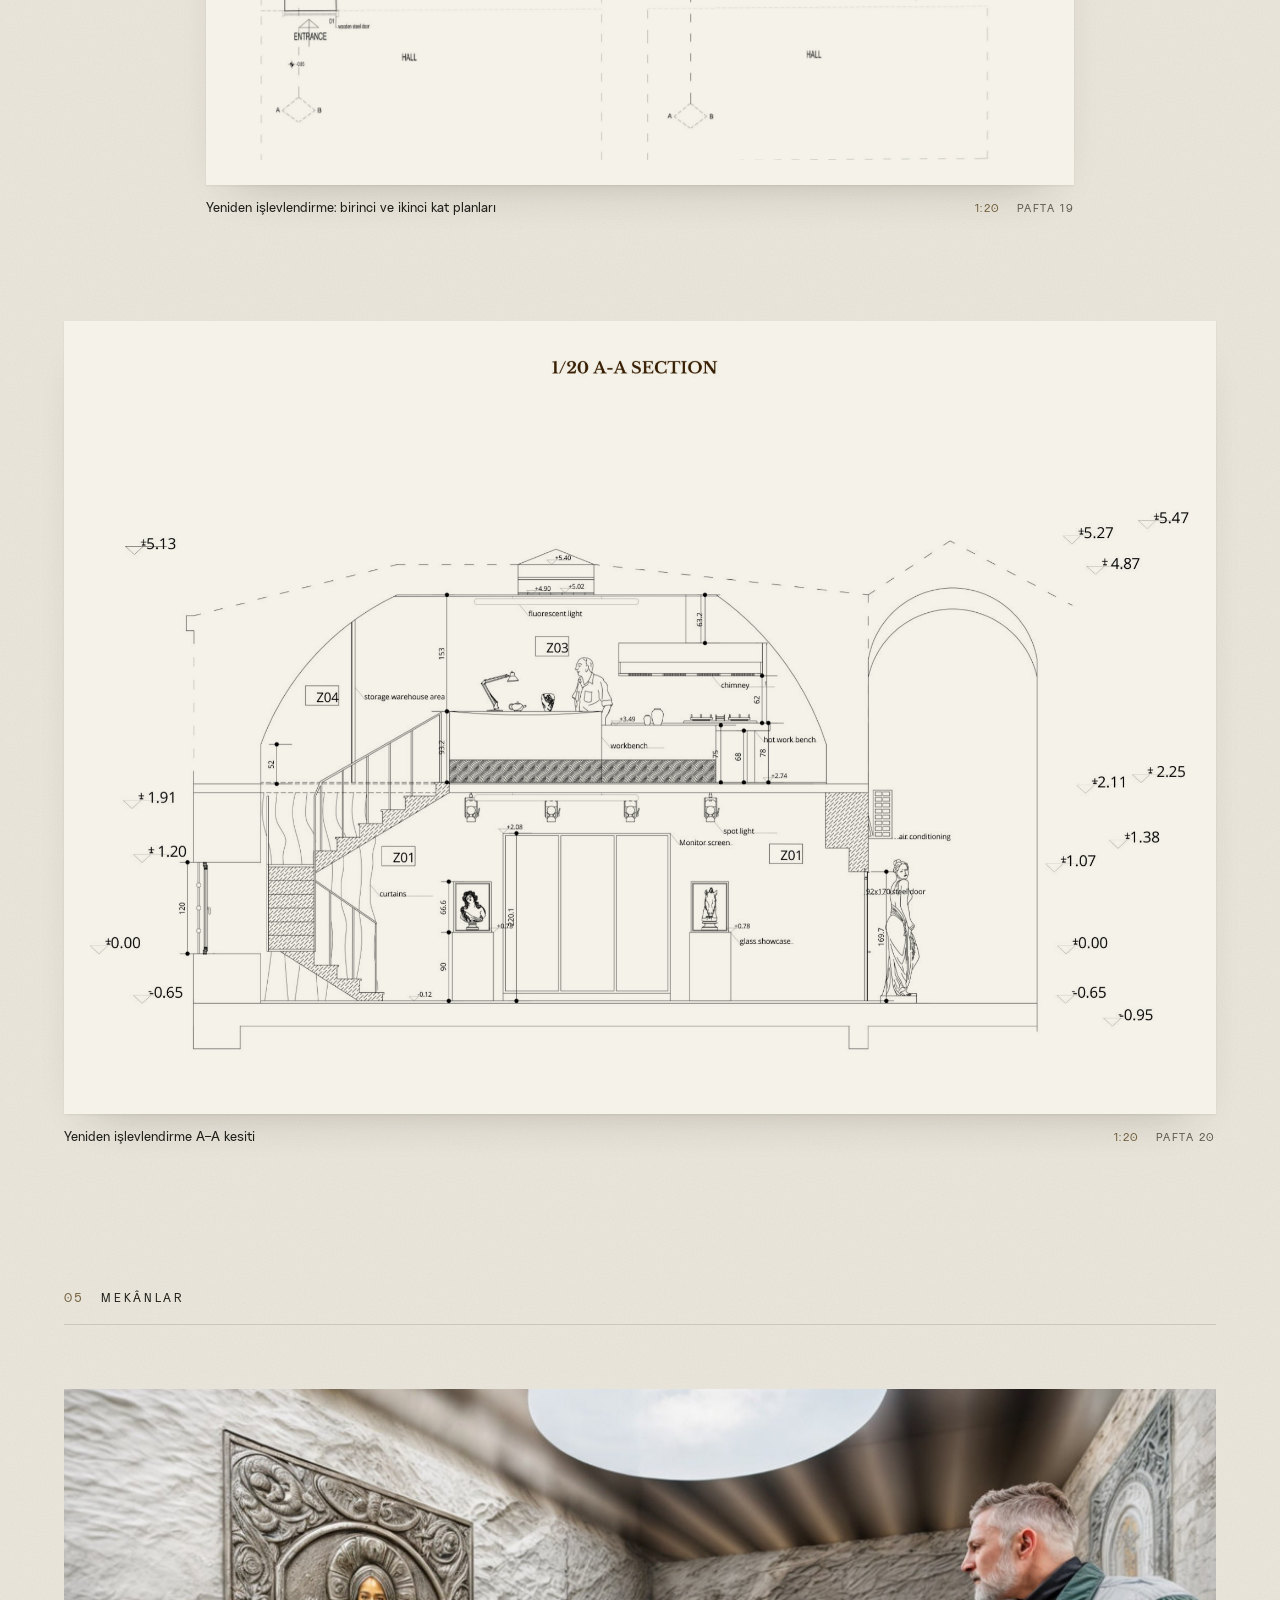
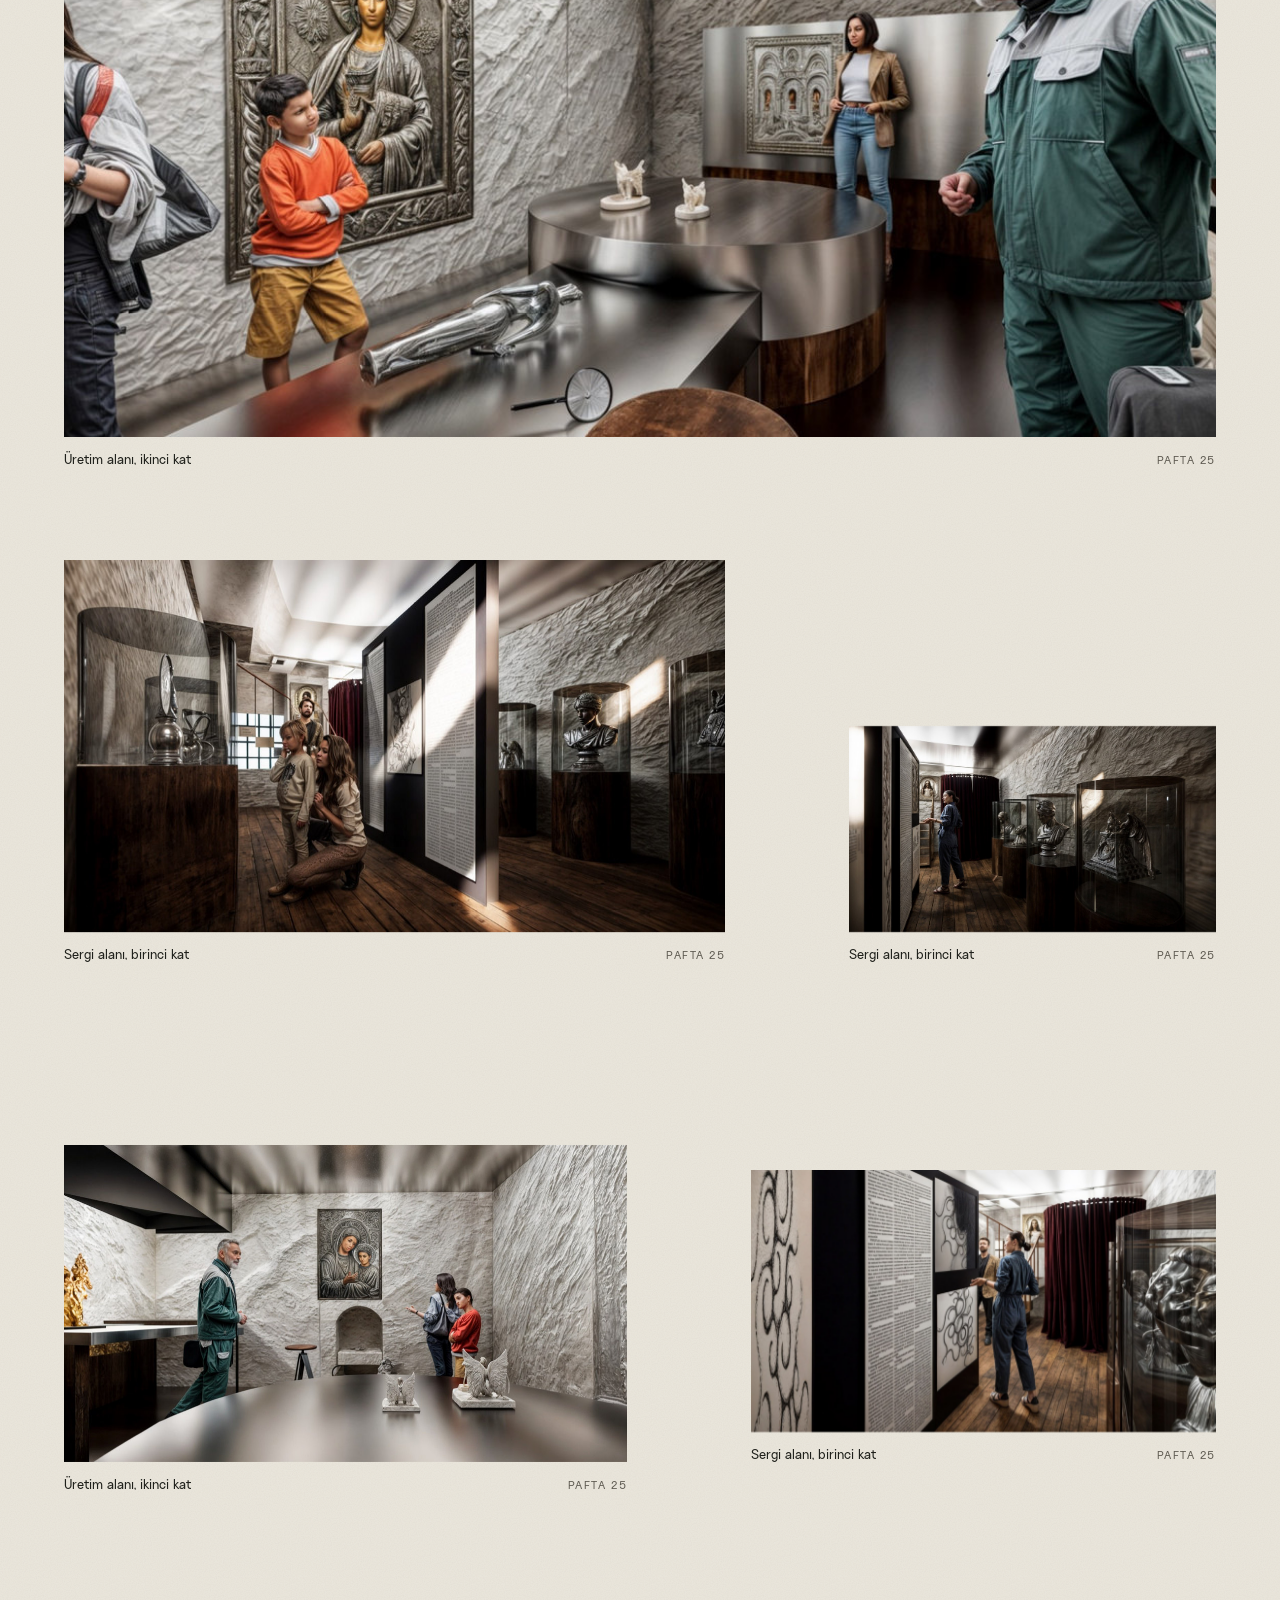
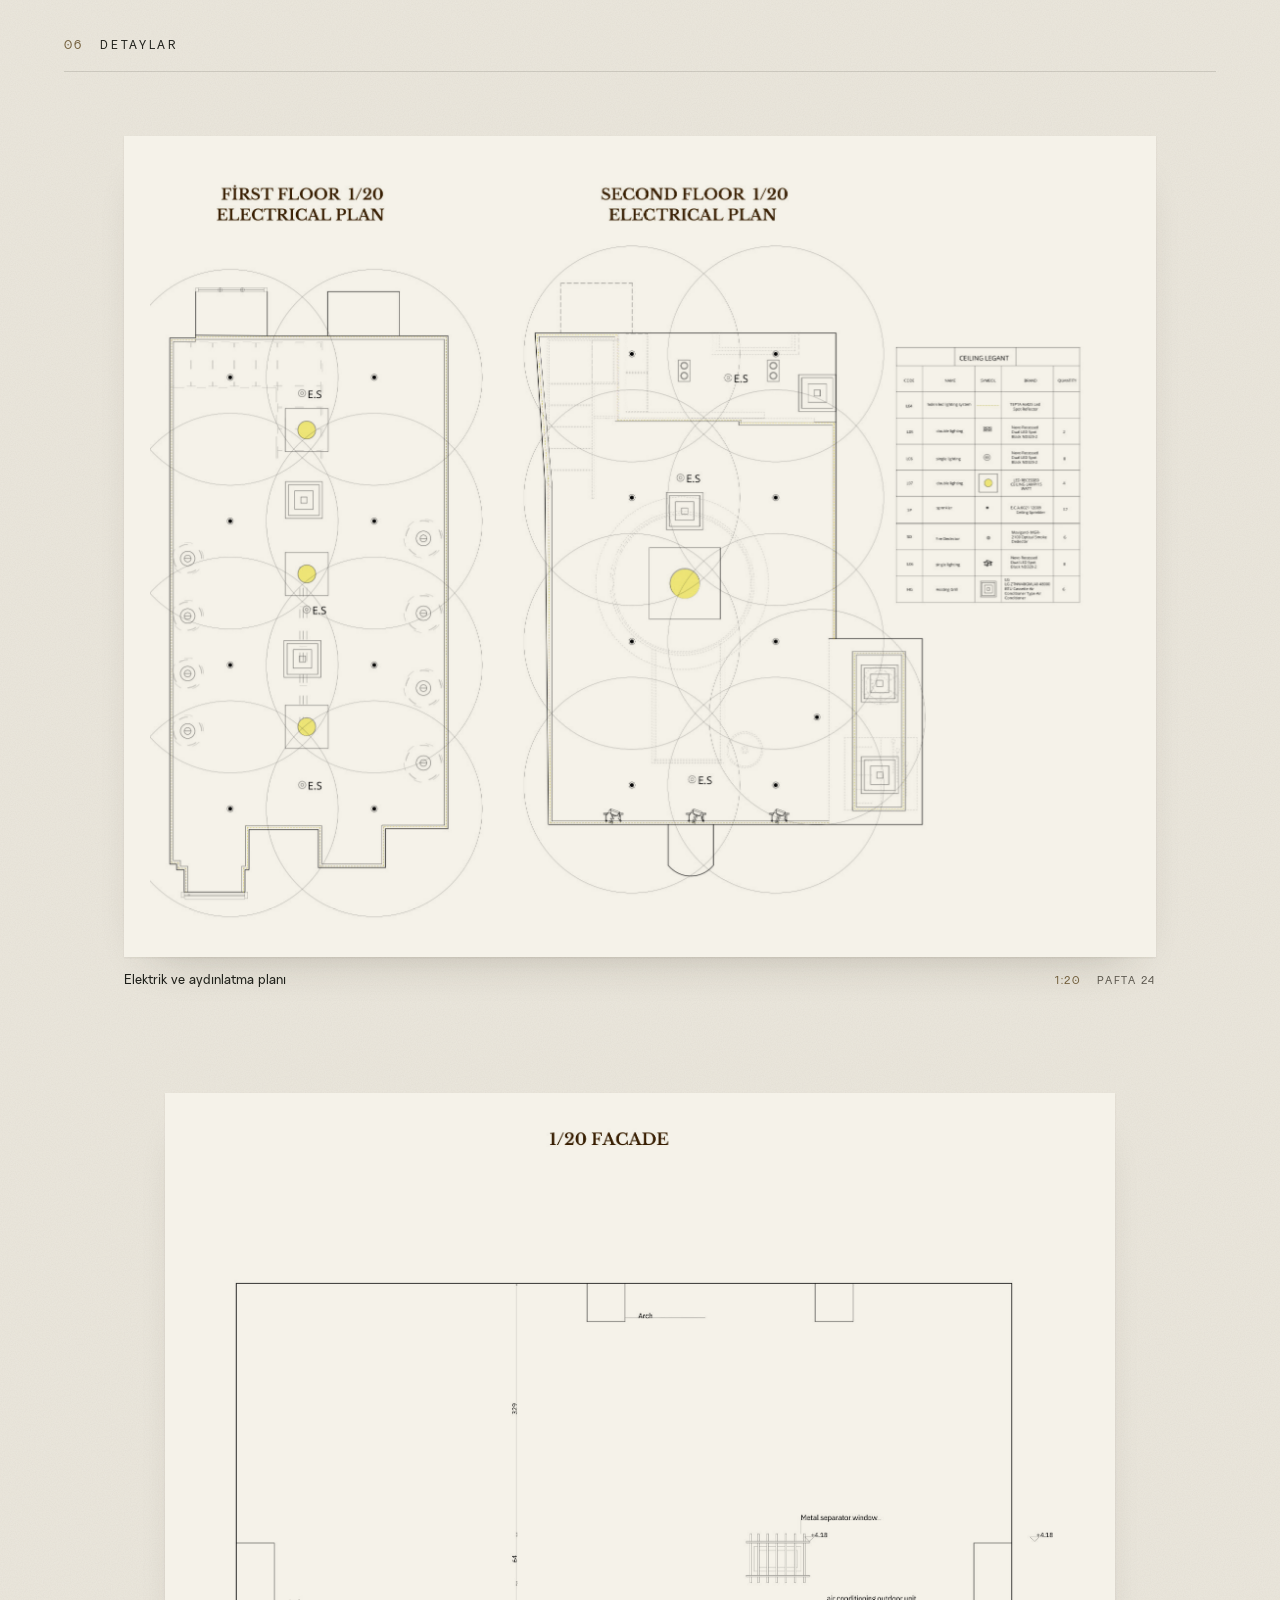
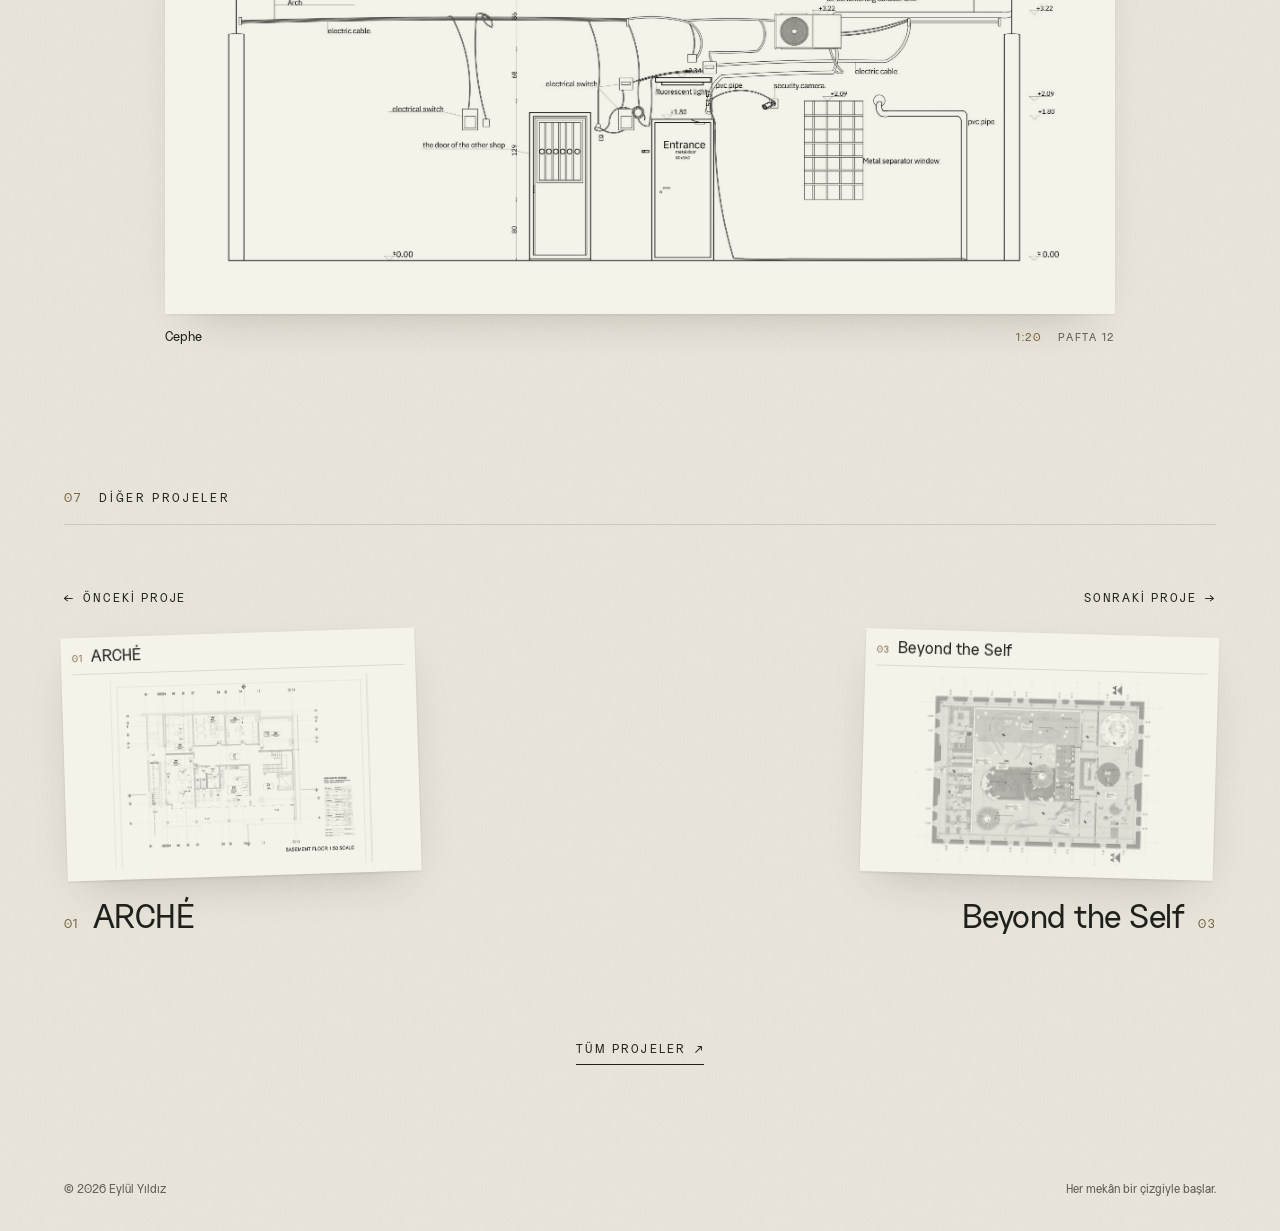
<file: projects/balyan/index.html>
<!doctype html>
<html lang="tr" data-project="balyan">
<head>
<meta charset="utf-8">
<meta name="viewport" content="width=device-width,initial-scale=1,viewport-fit=cover">
<meta name="theme-color" content="#ebe7dd">
<meta name="generator" content="project-pages">
<title>BALYAN — Eylül Yıldız</title>
<meta name="description" content="A historic adaptive reuse project for the Balyan silver workshop in Büyük Yeni Han, Istanbul, still run by its master craftsman Yeprem Usta.">
<link rel="icon" href="../../favicon.svg" type="image/svg+xml">
<meta property="og:type" content="article">
<meta property="og:site_name" content="Eylül Yıldız">
<meta property="og:title" content="BALYAN — Eylül Yıldız">
<meta property="og:description" content="A historic adaptive reuse project for the Balyan silver workshop in Büyük Yeni Han, Istanbul, still run by its master craftsman Yeprem Usta.">
<meta name="twitter:card" content="summary">
<script>
  // Before first paint: language, and whether a sheet is being handed over from the previous page.
  (function () {
    var root = document.documentElement, lang = 'tr';
    root.classList.add('js');
    try { lang = localStorage.getItem('eylul-language') === 'en' ? 'en' : 'tr'; } catch (e) {}
    root.lang = lang;
    if (lang !== 'en') root.classList.add('pp-translating');
    try {
      var h = JSON.parse(sessionStorage.getItem('eylul-sheet-handoff'));
      if (h && h.path === location.pathname && Date.now() - h.at < 8000) {
        root.style.setProperty('--pp-handoff-ratio', h.ratio);
        root.classList.add('pp-handoff');
        // Hidden until either the browser morphs it in, or project-page.js settles it.
        if (!matchMedia('(prefers-reduced-motion: reduce)').matches) root.classList.add('pp-arriving');
      }
      sessionStorage.removeItem('eylul-sheet-return');
    } catch (e) {}
    // Fires before the first frame: the arriving sheet's partner in a view transition, if the browser runs one.
    addEventListener('pagereveal', function (event) {
      var sheet = document.getElementById('pp-hero-sheet'), vt = event.viewTransition;
      window.ppReveal = vt ? 'transition' : 'none';
      if (!vt || !sheet) return;
      root.classList.remove('pp-arriving');
      sheet.style.viewTransitionName = 'project-sheet';
      var done = function () { sheet.style.viewTransitionName = ''; };
      vt.finished.then(done, done);
    });
  })();
</script>
<link rel="expect" href="#pp-hero-sheet" blocking="render">
<link rel="preload" href="../../shared/fonts/NeuethingSans-Regular.woff2" as="font" type="font/woff2" crossorigin>
<link rel="stylesheet" href="../../shared/tokens.css">
<style>@media (prefers-reduced-motion: no-preference) { @view-transition { navigation: auto; } }</style>
<link rel="stylesheet" href="../../shared/page-transition.css">
<link rel="stylesheet" href="../../project-pages/project-page.css">
<link rel="modulepreload" href="../../shared/i18n.js">
<link rel="modulepreload" href="../../shared/translations.js">
<link rel="modulepreload" href="../../shared/sheet-handoff.js">
<script type="module" src="../../project-pages/project-page.js"></script>
</head>
<body class="pp">
<a class="skip" href="#pp-main">Skip to the project</a>

<header class="pp-bar">
  <a class="pp-bar__back" href="../../#all-projects" data-stack><span aria-hidden="true">←</span> <span>Projects</span></a>
  <a class="pp-bar__name" href="../../">eylül yıldız</a>
  <div class="pp-bar__languages" role="group" aria-label="Language">
    <button type="button" data-language="tr" lang="tr" aria-label="Choose Turkish" aria-pressed="true">TR</button>
    <span aria-hidden="true">/</span>
    <button type="button" data-language="en" lang="en" aria-label="Choose English" aria-pressed="false">EN</button>
  </div>
</header>

<main id="pp-main" class="pp-main" data-number="02">
    <section class="pp-hero" aria-labelledby="pp-title">
      <div class="pp-hero__text">
        <p class="pp-kicker"><span>Project</span> <span class="pp-kicker__count">02 / 07</span></p>
        <h1 class="pp-title" id="pp-title">BALYAN</h1>
        <p class="pp-tagline">Manufacturing workshop and exhibition area</p>
        <dl class="pp-hero__facts">
          <div><dt>Type</dt><dd>Building survey and refunctioning</dd></div>
          <div><dt>Location</dt><dd>Büyük Yeni Han, Eminönü, Istanbul</dd></div>
          <div><dt>Term</dt><dd>2024–2025 Fall</dd></div>
        </dl>
      </div>
      <figure class="pp-sheet" id="pp-hero-sheet" style="--ratio:0.8200" data-fit="contain">
        <div class="pp-sheet__paper">
          <div class="pp-sheet__heading" aria-hidden="true"><span class="pp-sheet__number">02</span><span class="pp-sheet__title">BALYAN</span></div>
          <div class="pp-sheet__visual"><img src="../../project-sheets/assets/balyan.jpg" alt="BALYAN — refunctioned floor plan" width="1500" height="2201" fetchpriority="high" decoding="async"></div>
        </div>
      </figure>
    </section>
    <section class="pp-section pp-overview" aria-labelledby="pp-overview">
      <header class="pp-section__head">
        <span class="pp-section__number">02</span>
        <h2 class="pp-section__title" id="pp-overview">Overview</h2>
      </header>
      <div class="pp-overview__body">
        <p class="pp-lead pp-reveal">A historic adaptive reuse project for the Balyan silver workshop in Büyük Yeni Han, Istanbul, still run by its master craftsman Yeprem Usta.</p>
        <p class="pp-reveal">Improper interventions made to the structure were removed. The first floor became an exhibition space for silver works; the second floor was redesigned as a more modern and comfortable production workshop.</p>
        <p class="pp-reveal">Büyük Yeni Han was built in 1764 in Eminönü, among the structures surrounding the Grand Bazaar. Silver craftsmanship is reported to have moved into the han in the 1980s.</p>
      </div>
      <dl class="pp-facts pp-reveal">
        <div><dt>Type</dt><dd>Building survey and refunctioning</dd></div>
        <div><dt>Location</dt><dd>Büyük Yeni Han, Eminönü, Istanbul</dd></div>
        <div><dt>Term</dt><dd>2024–2025 Fall</dd></div>
      </dl>
    </section>
    <section class="pp-section pp-concept" aria-labelledby="pp-concept">
      <header class="pp-section__head">
        <span class="pp-section__number">03</span>
        <h2 class="pp-section__title" id="pp-concept">Concept</h2>
      </header>
      <p class="pp-statement pp-reveal">Preserve the historic character; introduce a contemporary function.</p>
      <ol class="pp-points">
        <li class="pp-reveal"><span class="pp-points__number">01</span><h3>Exhibition area</h3><p>Silver works are exhibited and presented on a digital screen.</p></li>
        <li class="pp-reveal"><span class="pp-points__number">02</span><h3>Private idea area</h3><p>A room requested by Master Yeprem, where new stories are created for the works.</p></li>
        <li class="pp-reveal"><span class="pp-points__number">03</span><h3>Manufacturing area</h3><p>Casting, forming, high-heat and polishing benches for silver production.</p></li>
      </ol>
      <div class="pp-arrangement pp-concept__assets" data-count="2">
        <figure class="pp-figure pp-figure--drawing pp-reveal" data-index="1" data-shape="wide" style="--ratio:1.2041">
          <a class="pp-figure__frame" href="../../project-pages/assets/balyan/concept-sketches-full.jpg" data-inspect data-width="3600" data-height="2988"><img src="../../project-pages/assets/balyan/concept-sketches.jpg" alt="Survey sketches" width="2000" height="1661" loading="lazy" decoding="async"><span class="pp-figure__inspect"><span aria-hidden="true">⤢</span> <span>Inspect</span></span></a>
          <figcaption><span class="pp-figure__caption">Survey sketches</span><span class="pp-figure__sheet"><span>Sheet</span> 6</span></figcaption>
        </figure>
        <figure class="pp-figure pp-figure--drawing pp-reveal" data-index="2" data-shape="wide" style="--ratio:1.3668">
          <a class="pp-figure__frame" href="../../project-pages/assets/balyan/concept-interventions-full.jpg" data-inspect data-width="3601" data-height="2635"><img src="../../project-pages/assets/balyan/concept-interventions.jpg" alt="Intervention map, section a–a" width="2001" height="1464" loading="lazy" decoding="async"><span class="pp-figure__inspect"><span aria-hidden="true">⤢</span> <span>Inspect</span></span></a>
          <figcaption><span class="pp-figure__caption">Intervention map, section a–a</span><span class="pp-figure__sheet"><span>Sheet</span> 15</span></figcaption>
        </figure>
      </div>
    </section>
    <section class="pp-section pp-plans" aria-labelledby="pp-plans">
      <header class="pp-section__head">
        <span class="pp-section__number">04</span>
        <h2 class="pp-section__title" id="pp-plans">Plans</h2>
      </header>
      <div class="pp-drawings">
        <figure class="pp-figure pp-figure--drawing pp-reveal" data-index="1" data-shape="wide" style="--ratio:1.0587">
          <a class="pp-figure__frame" href="../../project-pages/assets/balyan/plans-survey-full.jpg" data-inspect data-width="3601" data-height="3402"><img src="../../project-pages/assets/balyan/plans-survey.jpg" alt="Survey: first and second floor plans" width="2001" height="1890" loading="lazy" decoding="async"><span class="pp-figure__inspect"><span aria-hidden="true">⤢</span> <span>Inspect</span></span></a>
          <figcaption><span class="pp-figure__caption">Survey: first and second floor plans</span><span class="pp-figure__scale">1:20</span><span class="pp-figure__sheet"><span>Sheet</span> 7</span></figcaption>
        </figure>
        <figure class="pp-figure pp-figure--drawing pp-reveal" data-index="2" data-shape="wide" style="--ratio:1.0587">
          <a class="pp-figure__frame" href="../../project-pages/assets/balyan/plans-refunction-full.jpg" data-inspect data-width="3601" data-height="3402"><img src="../../project-pages/assets/balyan/plans-refunction.jpg" alt="Refunctioning: first and second floor plans" width="2001" height="1890" loading="lazy" decoding="async"><span class="pp-figure__inspect"><span aria-hidden="true">⤢</span> <span>Inspect</span></span></a>
          <figcaption><span class="pp-figure__caption">Refunctioning: first and second floor plans</span><span class="pp-figure__scale">1:20</span><span class="pp-figure__sheet"><span>Sheet</span> 19</span></figcaption>
        </figure>
        <figure class="pp-figure pp-figure--drawing pp-reveal" data-index="3" data-shape="wide" style="--ratio:1.4837">
          <a class="pp-figure__frame" href="../../project-pages/assets/balyan/plans-section-a-full.jpg" data-inspect data-width="3600" data-height="2426"><img src="../../project-pages/assets/balyan/plans-section-a.jpg" alt="Refunctional section A–A" width="2000" height="1348" loading="lazy" decoding="async"><span class="pp-figure__inspect"><span aria-hidden="true">⤢</span> <span>Inspect</span></span></a>
          <figcaption><span class="pp-figure__caption">Refunctional section A–A</span><span class="pp-figure__scale">1:20</span><span class="pp-figure__sheet"><span>Sheet</span> 20</span></figcaption>
        </figure>
      </div>
    </section>
    <section class="pp-section pp-spaces" aria-labelledby="pp-spaces">
      <header class="pp-section__head">
        <span class="pp-section__number">05</span>
        <h2 class="pp-section__title" id="pp-spaces">Spaces</h2>
      </header>
      <div class="pp-arrangement pp-spaces__grid" data-count="5">
        <figure class="pp-figure pp-figure--render pp-reveal" data-index="1" data-shape="wide" style="--ratio:1.7778">
          <div class="pp-figure__frame"><img src="../../project-pages/assets/balyan/spaces-manufacturing.jpg" alt="Manufacturing area, second floor" width="1120" height="630" loading="lazy" decoding="async"></div>
          <figcaption><span class="pp-figure__caption">Manufacturing area, second floor</span><span class="pp-figure__sheet"><span>Sheet</span> 25</span></figcaption>
        </figure>
        <figure class="pp-figure pp-figure--render pp-reveal" data-index="2" data-shape="wide" style="--ratio:1.7778">
          <div class="pp-figure__frame"><img src="../../project-pages/assets/balyan/spaces-exhibition.jpg" alt="Exhibition area, first floor" width="960" height="540" loading="lazy" decoding="async"></div>
          <figcaption><span class="pp-figure__caption">Exhibition area, first floor</span><span class="pp-figure__sheet"><span>Sheet</span> 25</span></figcaption>
        </figure>
        <figure class="pp-figure pp-figure--render pp-reveal" data-index="3" data-shape="wide" style="--ratio:1.7778">
          <div class="pp-figure__frame"><img src="../../project-pages/assets/balyan/spaces-exhibition-cases.jpg" alt="Exhibition area, first floor" width="960" height="540" loading="lazy" decoding="async"></div>
          <figcaption><span class="pp-figure__caption">Exhibition area, first floor</span><span class="pp-figure__sheet"><span>Sheet</span> 25</span></figcaption>
        </figure>
        <figure class="pp-figure pp-figure--render pp-reveal" data-index="4" data-shape="wide" style="--ratio:1.7778">
          <div class="pp-figure__frame"><img src="../../project-pages/assets/balyan/spaces-workbench.jpg" alt="Manufacturing area, second floor" width="1120" height="630" loading="lazy" decoding="async"></div>
          <figcaption><span class="pp-figure__caption">Manufacturing area, second floor</span><span class="pp-figure__sheet"><span>Sheet</span> 25</span></figcaption>
        </figure>
        <figure class="pp-figure pp-figure--render pp-reveal" data-index="5" data-shape="wide" style="--ratio:1.7778">
          <div class="pp-figure__frame"><img src="../../project-pages/assets/balyan/spaces-curtain.jpg" alt="Exhibition area, first floor" width="960" height="540" loading="lazy" decoding="async"></div>
          <figcaption><span class="pp-figure__caption">Exhibition area, first floor</span><span class="pp-figure__sheet"><span>Sheet</span> 25</span></figcaption>
        </figure>
      </div>
    </section>
    <section class="pp-section pp-details" aria-labelledby="pp-details">
      <header class="pp-section__head">
        <span class="pp-section__number">06</span>
        <h2 class="pp-section__title" id="pp-details">Details</h2>
      </header>
      <div class="pp-drawings pp-drawings--details" data-count="2">
        <figure class="pp-figure pp-figure--drawing pp-reveal" data-index="1" data-shape="wide" style="--ratio:1.2745">
          <a class="pp-figure__frame" href="../../project-pages/assets/balyan/details-electrical-full.jpg" data-inspect data-width="3601" data-height="2827"><img src="../../project-pages/assets/balyan/details-electrical.jpg" alt="Electrical and lighting plan" width="2001" height="1570" loading="lazy" decoding="async"><span class="pp-figure__inspect"><span aria-hidden="true">⤢</span> <span>Inspect</span></span></a>
          <figcaption><span class="pp-figure__caption">Electrical and lighting plan</span><span class="pp-figure__scale">1:20</span><span class="pp-figure__sheet"><span>Sheet</span> 24</span></figcaption>
        </figure>
        <figure class="pp-figure pp-figure--drawing pp-reveal" data-index="2" data-shape="wide" style="--ratio:1.1661">
          <a class="pp-figure__frame" href="../../project-pages/assets/balyan/details-facade-full.jpg" data-inspect data-width="3601" data-height="3089"><img src="../../project-pages/assets/balyan/details-facade.jpg" alt="Facade" width="2001" height="1716" loading="lazy" decoding="async"><span class="pp-figure__inspect"><span aria-hidden="true">⤢</span> <span>Inspect</span></span></a>
          <figcaption><span class="pp-figure__caption">Facade</span><span class="pp-figure__scale">1:20</span><span class="pp-figure__sheet"><span>Sheet</span> 12</span></figcaption>
        </figure>
      </div>
    </section>
    <nav class="pp-section pp-nav" aria-labelledby="pp-more">
      <header class="pp-section__head">
        <span class="pp-section__number">07</span>
        <h2 class="pp-section__title" id="pp-more">More projects</h2>
      </header>
      <div class="pp-nav__pair">
        <a class="pp-nav__link pp-nav__link--previous" href="../../projects/arche/" data-neighbour>
          <span class="pp-nav__direction"><span aria-hidden="true">←</span> <span>Previous project</span></span>
          <span class="pp-nav__sheet pp-sheet" style="--ratio:1.4545" data-fit="contain">
            <span class="pp-sheet__paper">
              <span class="pp-sheet__heading" aria-hidden="true"><span class="pp-sheet__number">01</span><span class="pp-sheet__title">ARCHÉ</span></span>
              <span class="pp-sheet__visual"><img src="../../project-sheets/assets/arche.png" alt="" width="2048" height="1408" loading="lazy" decoding="async"></span>
            </span>
          </span>
          <span class="pp-nav__name"><span class="pp-nav__number">01</span> <span class="pp-nav__title">ARCHÉ</span></span>
        </a>
        <a class="pp-nav__link pp-nav__link--next" href="../../projects/beyond-the-self/" data-neighbour>
          <span class="pp-nav__direction"><span>Next project</span> <span aria-hidden="true">→</span></span>
          <span class="pp-nav__sheet pp-sheet" style="--ratio:1.4500" data-fit="contain">
            <span class="pp-sheet__paper">
              <span class="pp-sheet__heading" aria-hidden="true"><span class="pp-sheet__number">03</span><span class="pp-sheet__title">Beyond the Self</span></span>
              <span class="pp-sheet__visual"><img src="../../project-sheets/assets/beyond-the-self.jpg" alt="" width="2201" height="1688" loading="lazy" decoding="async"></span>
            </span>
          </span>
          <span class="pp-nav__name"><span class="pp-nav__number">03</span> <span class="pp-nav__title">Beyond the Self</span></span>
        </a>
      </div>
      <a class="pp-nav__all" href="../../#all-projects" data-stack><span>All projects</span> <span aria-hidden="true">↗</span></a>
    </nav>
</main>

<footer class="pp-foot">
  <p>© 2026 Eylül Yıldız</p>
  <p>Every space begins with a line.</p>
</footer>

<dialog class="pp-inspect" aria-label="Drawing viewer">
  <div class="pp-inspect__stage"><img class="pp-inspect__image" alt=""></div>
  <div class="pp-inspect__bar">
    <p class="pp-inspect__caption"></p>
    <div class="pp-inspect__tools">
      <button type="button" data-zoom="out" aria-label="Zoom out">−</button>
      <button type="button" data-zoom="fit">Fit</button>
      <button type="button" data-zoom="in" aria-label="Zoom in">+</button>
      <button type="button" data-close>Close</button>
    </div>
  </div>
</dialog>
</body>
</html>
</file>
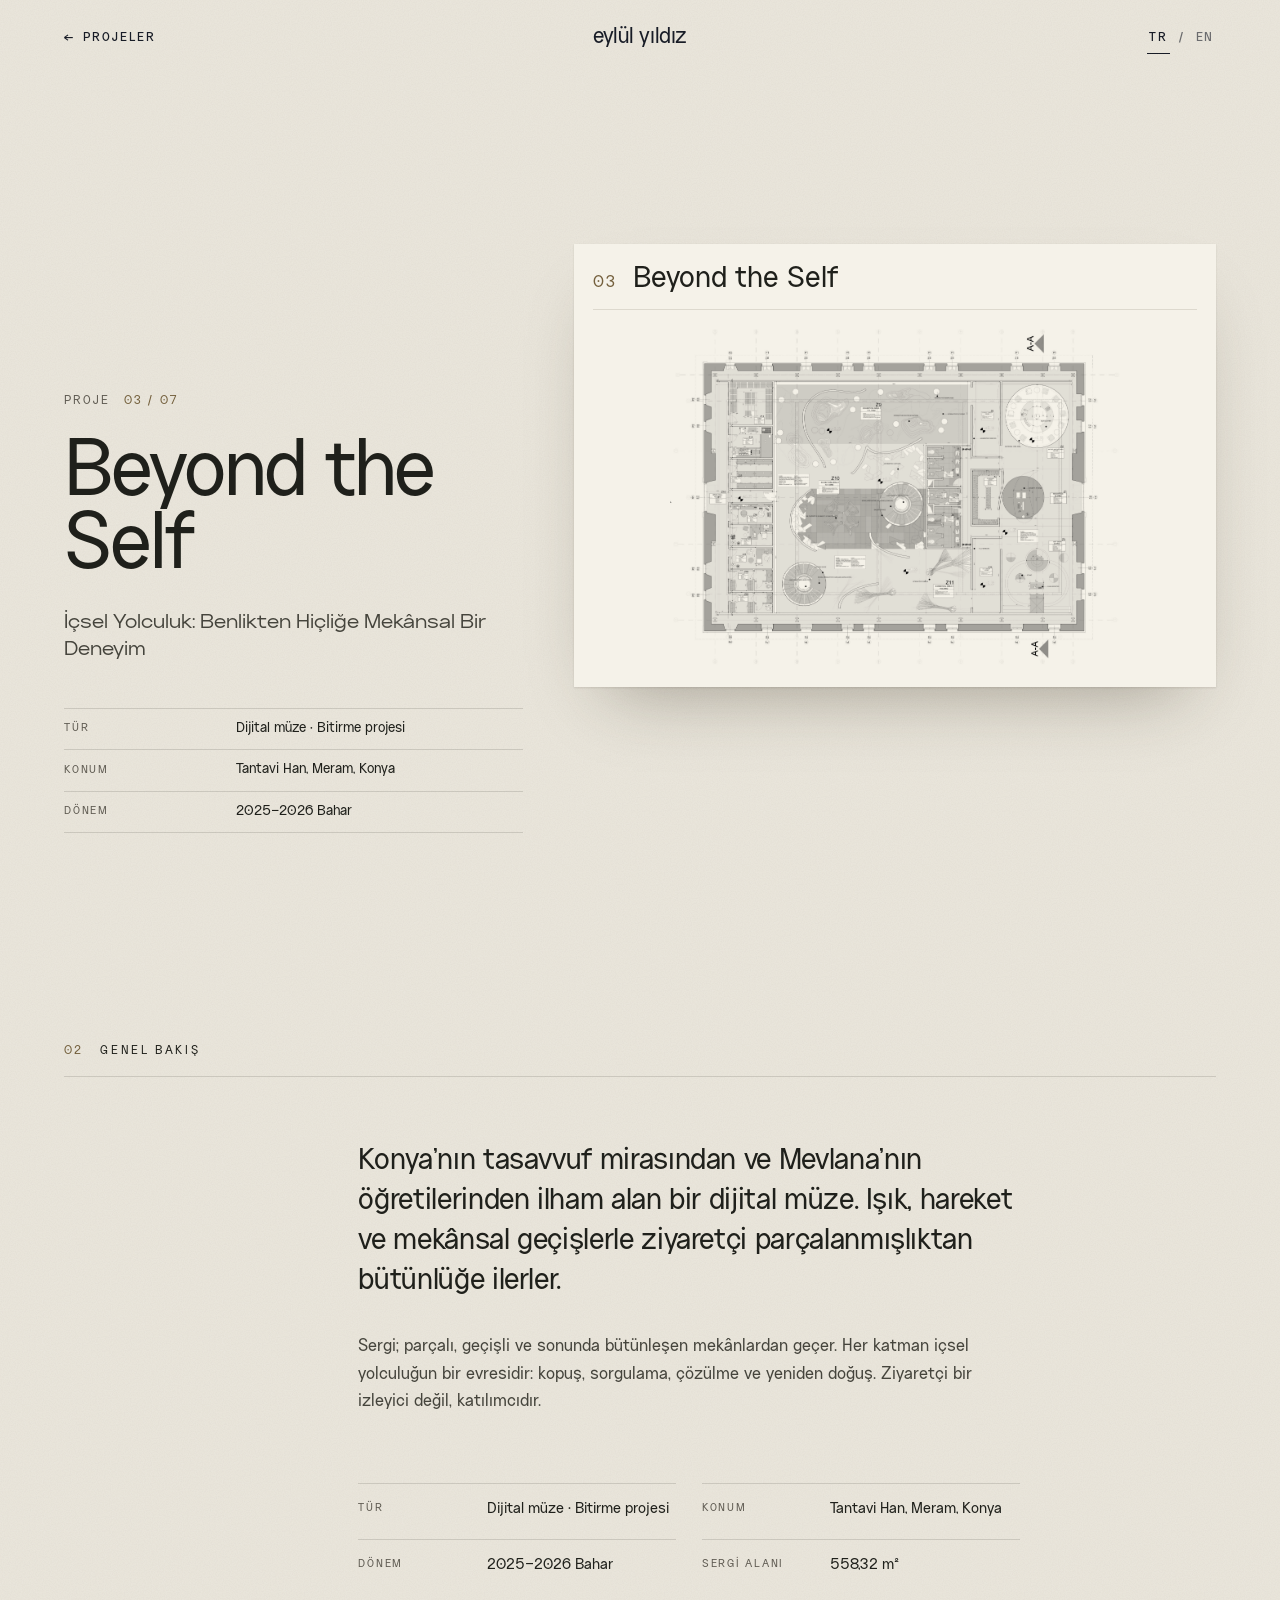
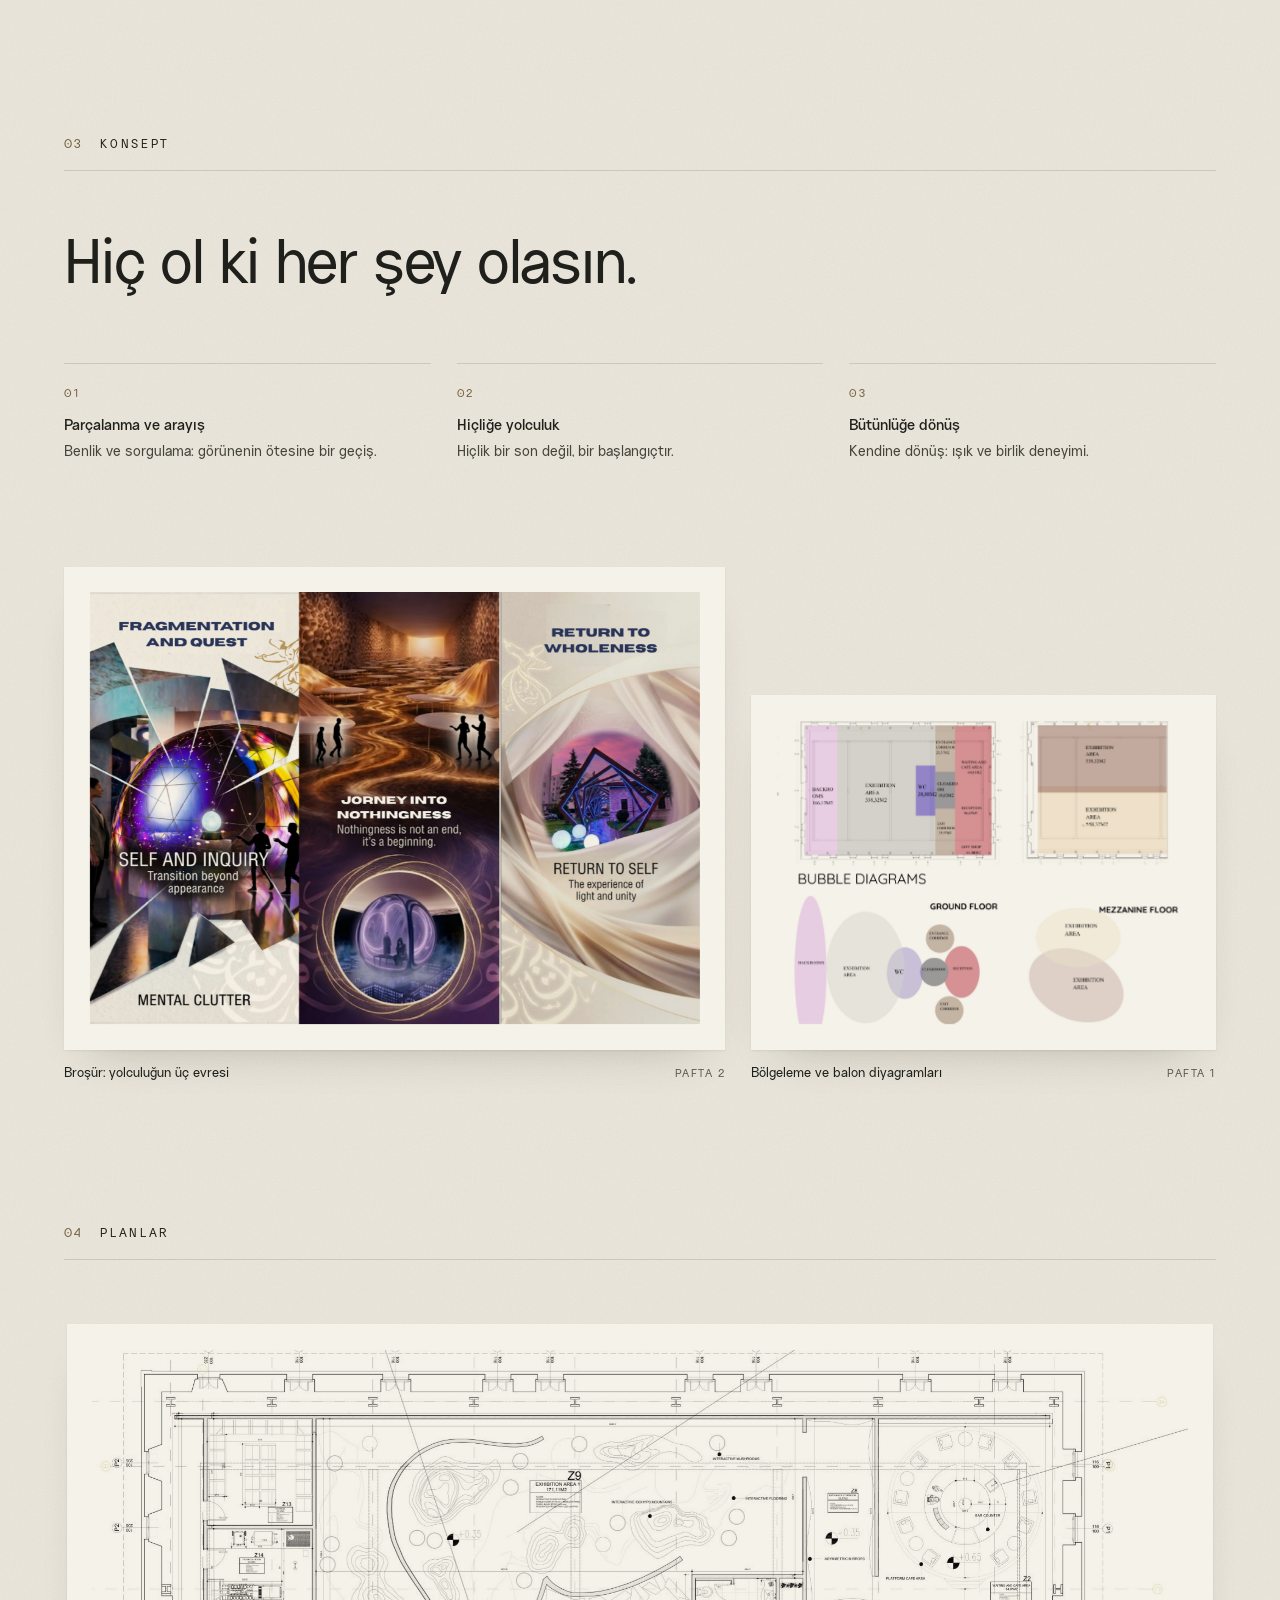
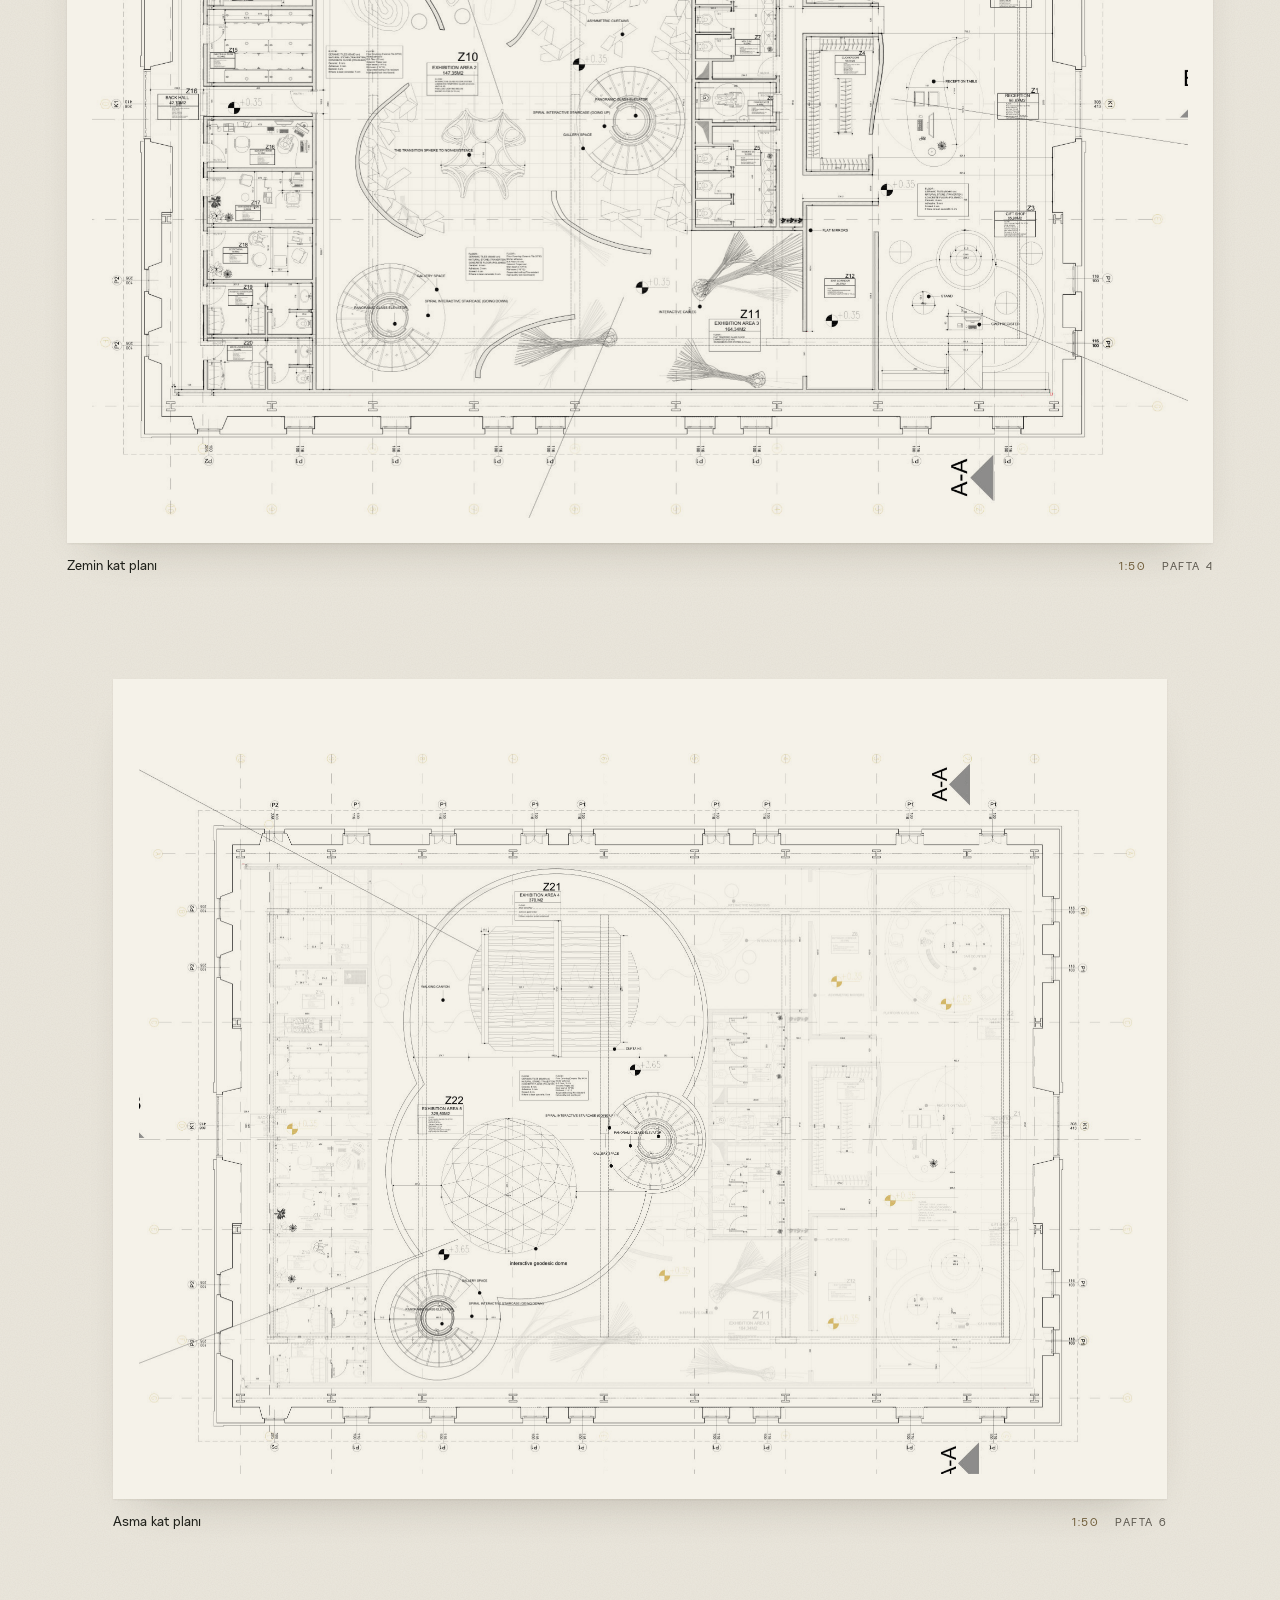
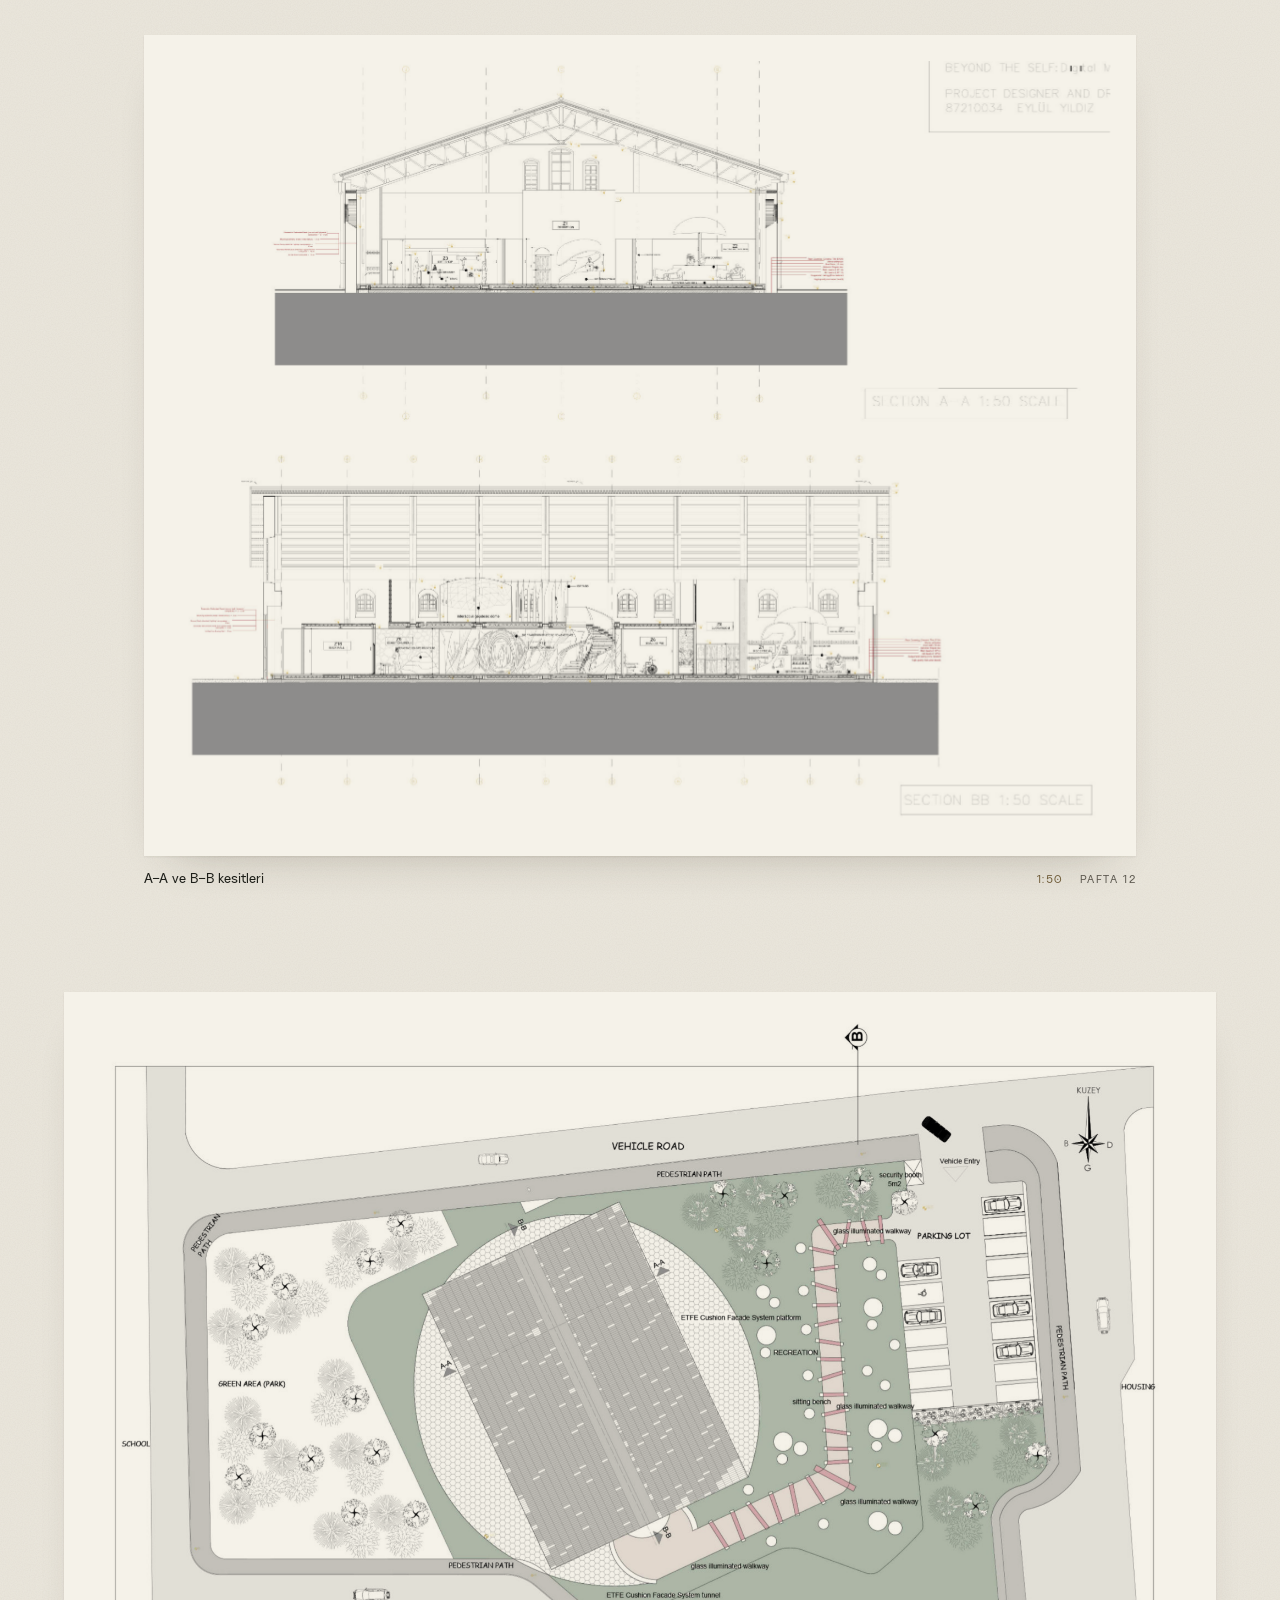
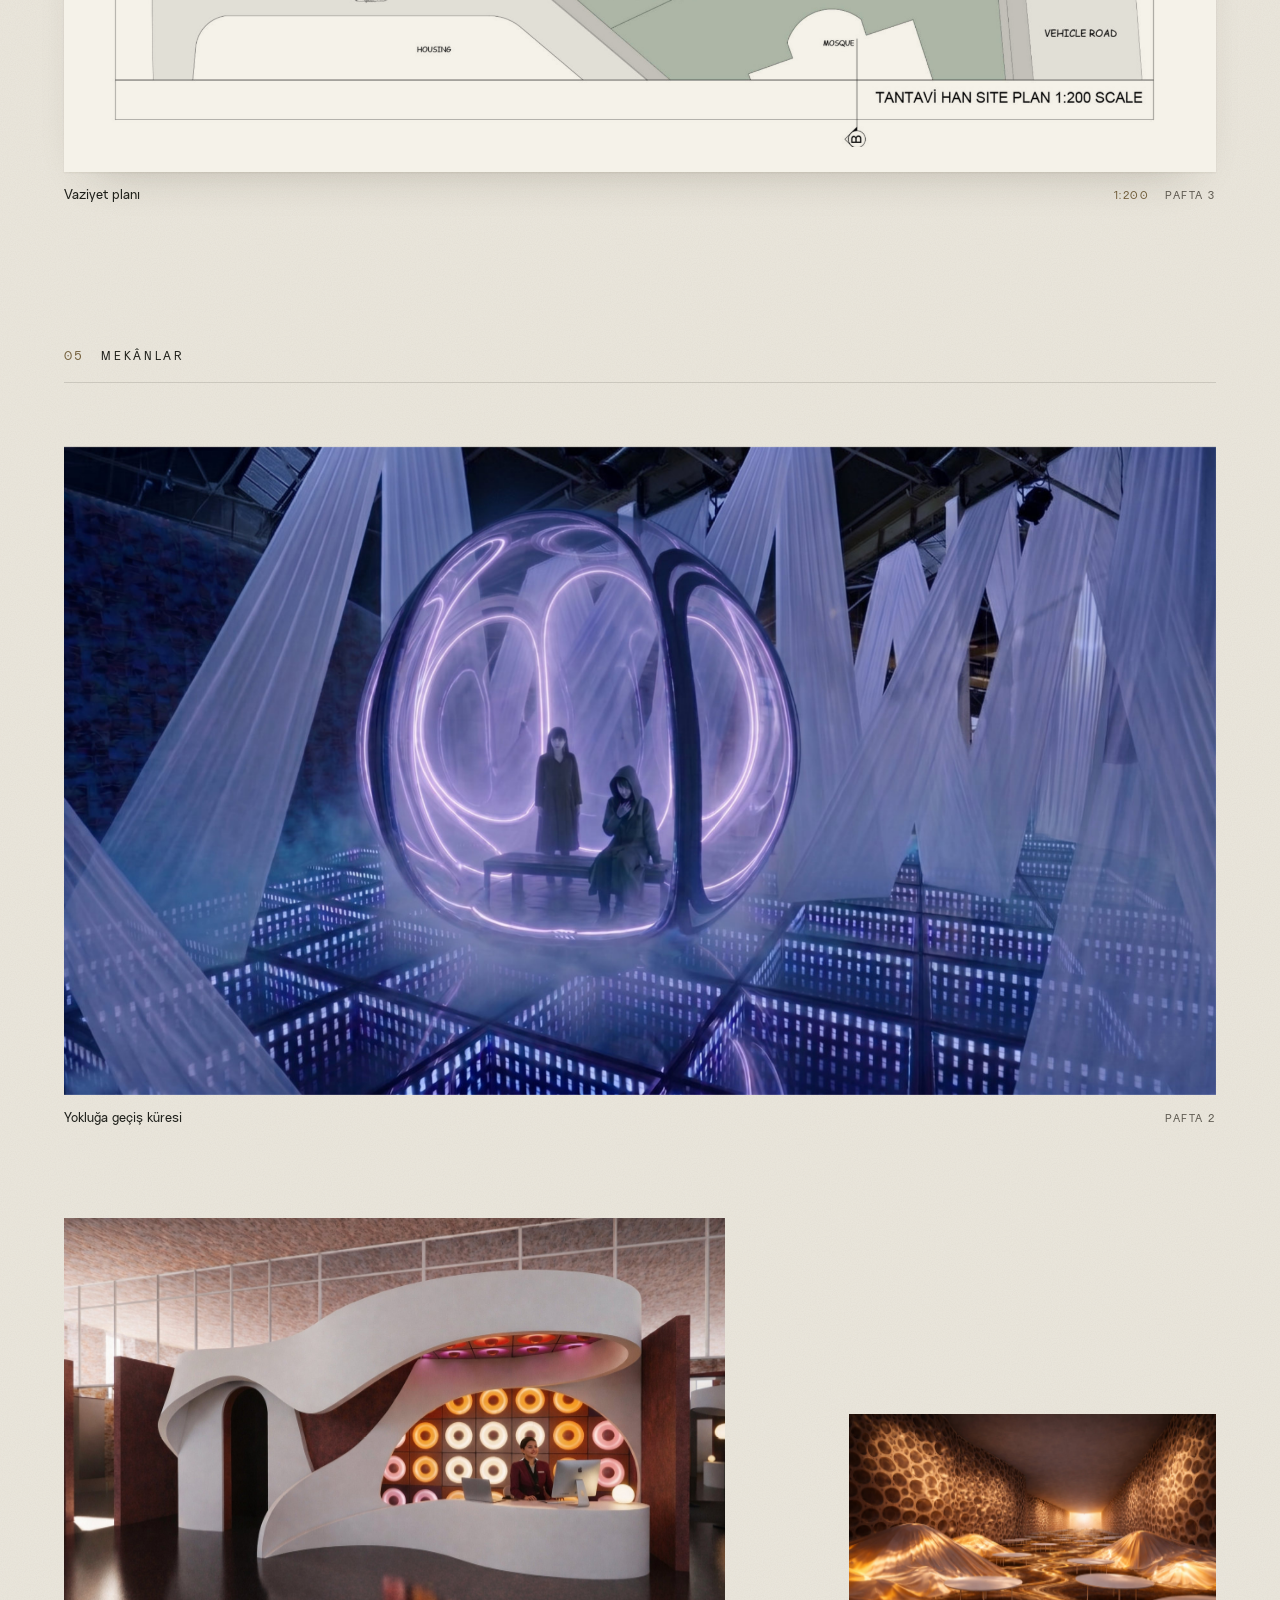
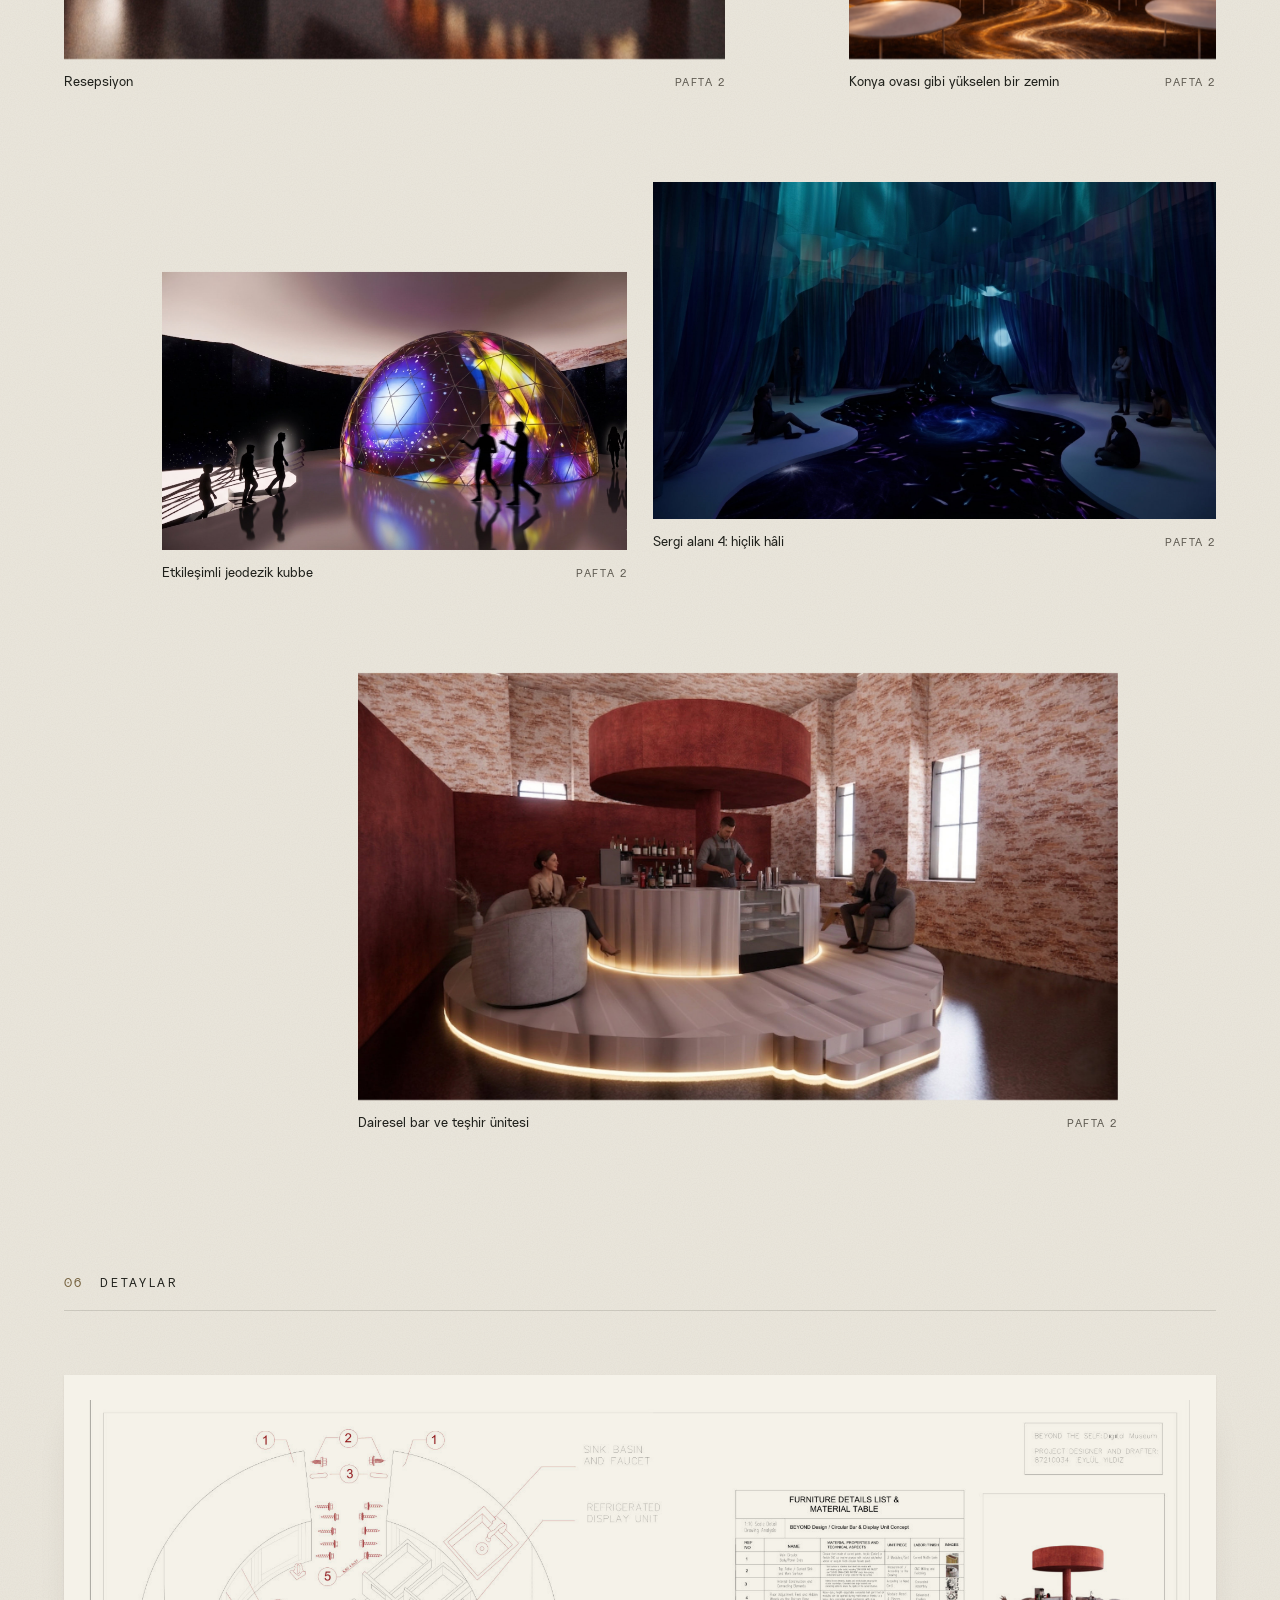
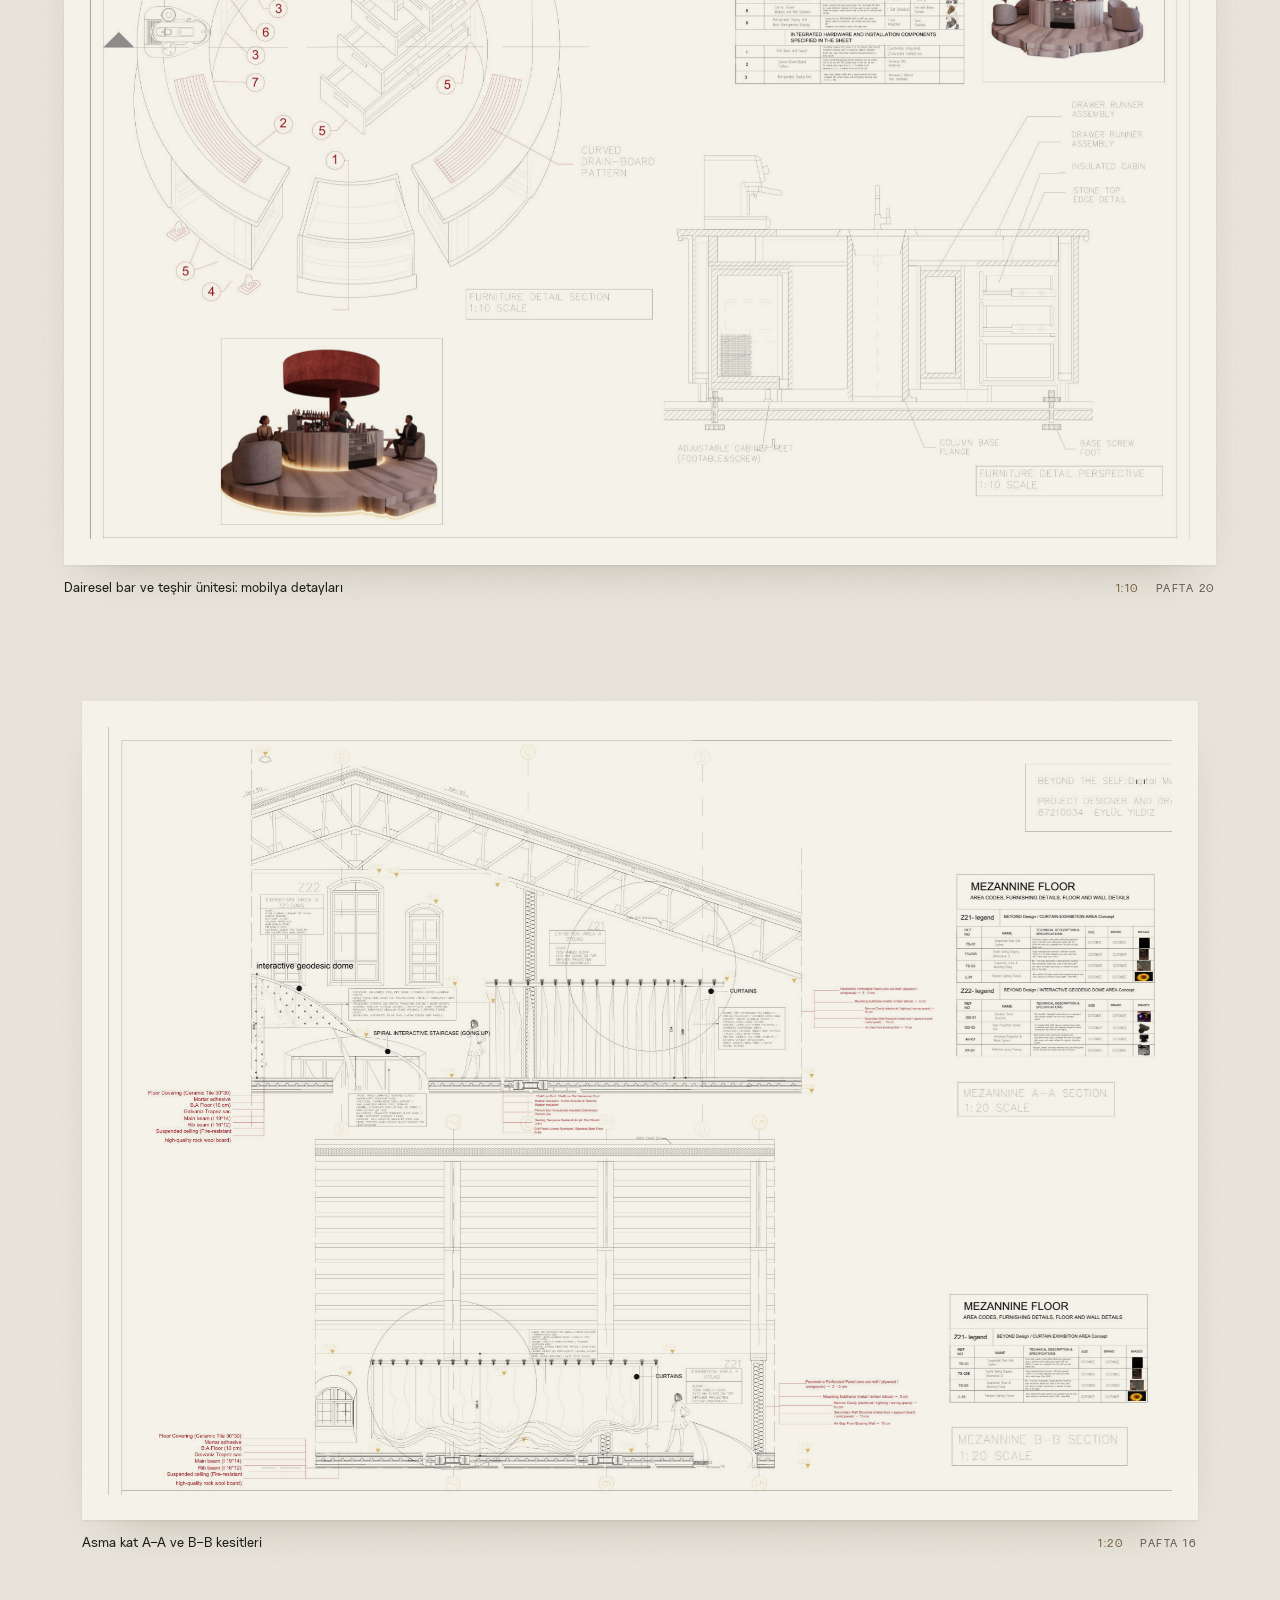
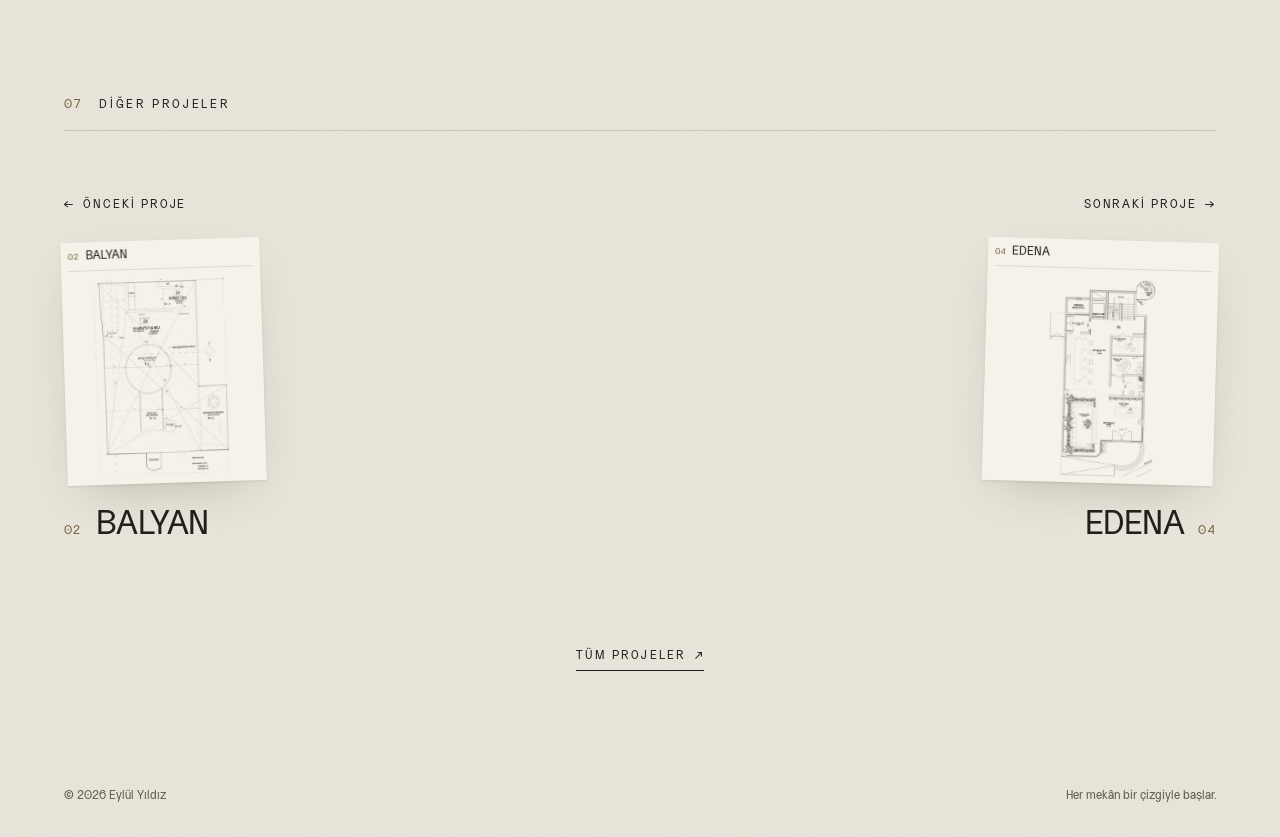
<file: projects/beyond-the-self/index.html>
<!doctype html>
<html lang="tr" data-project="beyond-the-self">
<head>
<meta charset="utf-8">
<meta name="viewport" content="width=device-width,initial-scale=1,viewport-fit=cover">
<meta name="theme-color" content="#ebe7dd">
<meta name="generator" content="project-pages">
<title>Beyond the Self — Eylül Yıldız</title>
<meta name="description" content="A digital museum inspired by Konya’s Sufi heritage and the teachings of Mevlana. Through light, movement and spatial transitions, visitors pass from fragmentation to wholeness.">
<link rel="icon" href="../../favicon.svg" type="image/svg+xml">
<meta property="og:type" content="article">
<meta property="og:site_name" content="Eylül Yıldız">
<meta property="og:title" content="Beyond the Self — Eylül Yıldız">
<meta property="og:description" content="A digital museum inspired by Konya’s Sufi heritage and the teachings of Mevlana. Through light, movement and spatial transitions, visitors pass from fragmentation to wholeness.">
<meta name="twitter:card" content="summary">
<script>
  // Before first paint: language, and whether a sheet is being handed over from the previous page.
  (function () {
    var root = document.documentElement, lang = 'tr';
    root.classList.add('js');
    try { lang = localStorage.getItem('eylul-language') === 'en' ? 'en' : 'tr'; } catch (e) {}
    root.lang = lang;
    if (lang !== 'en') root.classList.add('pp-translating');
    try {
      var h = JSON.parse(sessionStorage.getItem('eylul-sheet-handoff'));
      if (h && h.path === location.pathname && Date.now() - h.at < 8000) {
        root.style.setProperty('--pp-handoff-ratio', h.ratio);
        root.classList.add('pp-handoff');
        // Hidden until either the browser morphs it in, or project-page.js settles it.
        if (!matchMedia('(prefers-reduced-motion: reduce)').matches) root.classList.add('pp-arriving');
      }
      sessionStorage.removeItem('eylul-sheet-return');
    } catch (e) {}
    // Fires before the first frame: the arriving sheet's partner in a view transition, if the browser runs one.
    addEventListener('pagereveal', function (event) {
      var sheet = document.getElementById('pp-hero-sheet'), vt = event.viewTransition;
      window.ppReveal = vt ? 'transition' : 'none';
      if (!vt || !sheet) return;
      root.classList.remove('pp-arriving');
      sheet.style.viewTransitionName = 'project-sheet';
      var done = function () { sheet.style.viewTransitionName = ''; };
      vt.finished.then(done, done);
    });
  })();
</script>
<link rel="expect" href="#pp-hero-sheet" blocking="render">
<link rel="preload" href="../../shared/fonts/NeuethingSans-Regular.woff2" as="font" type="font/woff2" crossorigin>
<link rel="stylesheet" href="../../shared/tokens.css">
<style>@media (prefers-reduced-motion: no-preference) { @view-transition { navigation: auto; } }</style>
<link rel="stylesheet" href="../../shared/page-transition.css">
<link rel="stylesheet" href="../../project-pages/project-page.css">
<link rel="modulepreload" href="../../shared/i18n.js">
<link rel="modulepreload" href="../../shared/translations.js">
<link rel="modulepreload" href="../../shared/sheet-handoff.js">
<script type="module" src="../../project-pages/project-page.js"></script>
</head>
<body class="pp">
<a class="skip" href="#pp-main">Skip to the project</a>

<header class="pp-bar">
  <a class="pp-bar__back" href="../../#all-projects" data-stack><span aria-hidden="true">←</span> <span>Projects</span></a>
  <a class="pp-bar__name" href="../../">eylül yıldız</a>
  <div class="pp-bar__languages" role="group" aria-label="Language">
    <button type="button" data-language="tr" lang="tr" aria-label="Choose Turkish" aria-pressed="true">TR</button>
    <span aria-hidden="true">/</span>
    <button type="button" data-language="en" lang="en" aria-label="Choose English" aria-pressed="false">EN</button>
  </div>
</header>

<main id="pp-main" class="pp-main" data-number="03">
    <section class="pp-hero" aria-labelledby="pp-title">
      <div class="pp-hero__text">
        <p class="pp-kicker"><span>Project</span> <span class="pp-kicker__count">03 / 07</span></p>
        <h1 class="pp-title" id="pp-title">Beyond the Self</h1>
        <p class="pp-tagline">The Inner Journey: A Spatial Experience from Self to Non-Self</p>
        <dl class="pp-hero__facts">
          <div><dt>Type</dt><dd>Digital museum · Graduation project</dd></div>
          <div><dt>Location</dt><dd>Tantavi Han, Meram, Konya</dd></div>
          <div><dt>Term</dt><dd>2025–2026 Spring</dd></div>
        </dl>
      </div>
      <figure class="pp-sheet" id="pp-hero-sheet" style="--ratio:1.4500" data-fit="contain">
        <div class="pp-sheet__paper">
          <div class="pp-sheet__heading" aria-hidden="true"><span class="pp-sheet__number">03</span><span class="pp-sheet__title">Beyond the Self</span></div>
          <div class="pp-sheet__visual"><img src="../../project-sheets/assets/beyond-the-self.jpg" alt="Beyond the Self — ground floor plan" width="2201" height="1688" fetchpriority="high" decoding="async"></div>
        </div>
      </figure>
    </section>
    <section class="pp-section pp-overview" aria-labelledby="pp-overview">
      <header class="pp-section__head">
        <span class="pp-section__number">02</span>
        <h2 class="pp-section__title" id="pp-overview">Overview</h2>
      </header>
      <div class="pp-overview__body">
        <p class="pp-lead pp-reveal">A digital museum inspired by Konya’s Sufi heritage and the teachings of Mevlana. Through light, movement and spatial transitions, visitors pass from fragmentation to wholeness.</p>
        <p class="pp-reveal">The exhibition leads through fragmented, transitional and finally unified spaces. Each layer is a stage of the inner journey: detachment, questioning, dissolution and rebirth. The visitor is not an observer but a participant.</p>
      </div>
      <dl class="pp-facts pp-reveal">
        <div><dt>Type</dt><dd>Digital museum · Graduation project</dd></div>
        <div><dt>Location</dt><dd>Tantavi Han, Meram, Konya</dd></div>
        <div><dt>Term</dt><dd>2025–2026 Spring</dd></div>
        <div><dt>Exhibition area</dt><dd>558.32 m²</dd></div>
      </dl>
    </section>
    <section class="pp-section pp-concept" aria-labelledby="pp-concept">
      <header class="pp-section__head">
        <span class="pp-section__number">03</span>
        <h2 class="pp-section__title" id="pp-concept">Concept</h2>
      </header>
      <p class="pp-statement pp-reveal">Be nothing, so you may become everything.</p>
      <ol class="pp-points">
        <li class="pp-reveal"><span class="pp-points__number">01</span><h3>Fragmentation and quest</h3><p>Self and inquiry: a transition beyond appearance.</p></li>
        <li class="pp-reveal"><span class="pp-points__number">02</span><h3>Journey into nothingness</h3><p>Nothingness is not an end, it’s a beginning.</p></li>
        <li class="pp-reveal"><span class="pp-points__number">03</span><h3>Return to wholeness</h3><p>Return to self: the experience of light and unity.</p></li>
      </ol>
      <div class="pp-arrangement pp-concept__assets" data-count="2">
        <figure class="pp-figure pp-figure--drawing pp-reveal" data-index="1" data-shape="wide" style="--ratio:1.4134">
          <a class="pp-figure__frame" href="../../project-pages/assets/beyond-the-self/concept-brochure-full.jpg" data-inspect data-width="3600" data-height="2546"><img src="../../project-pages/assets/beyond-the-self/concept-brochure.jpg" alt="Brochure: the three stages of the journey" width="2000" height="1415" loading="lazy" decoding="async"><span class="pp-figure__inspect"><span aria-hidden="true">⤢</span> <span>Inspect</span></span></a>
          <figcaption><span class="pp-figure__caption">Brochure: the three stages of the journey</span><span class="pp-figure__sheet"><span>Sheet</span> 2</span></figcaption>
        </figure>
        <figure class="pp-figure pp-figure--drawing pp-reveal" data-index="2" data-shape="wide" style="--ratio:1.3649">
          <a class="pp-figure__frame" href="../../project-pages/assets/beyond-the-self/concept-diagrams-full.jpg" data-inspect data-width="3601" data-height="2637"><img src="../../project-pages/assets/beyond-the-self/concept-diagrams.jpg" alt="Zoning and bubble diagrams" width="2001" height="1466" loading="lazy" decoding="async"><span class="pp-figure__inspect"><span aria-hidden="true">⤢</span> <span>Inspect</span></span></a>
          <figcaption><span class="pp-figure__caption">Zoning and bubble diagrams</span><span class="pp-figure__sheet"><span>Sheet</span> 1</span></figcaption>
        </figure>
      </div>
    </section>
    <section class="pp-section pp-plans" aria-labelledby="pp-plans">
      <header class="pp-section__head">
        <span class="pp-section__number">04</span>
        <h2 class="pp-section__title" id="pp-plans">Plans</h2>
      </header>
      <div class="pp-drawings">
        <figure class="pp-figure pp-figure--drawing pp-reveal" data-index="1" data-shape="wide" style="--ratio:1.4262">
          <a class="pp-figure__frame" href="../../project-pages/assets/beyond-the-self/plans-ground-floor-full.jpg" data-inspect data-width="3601" data-height="2524"><img src="../../project-pages/assets/beyond-the-self/plans-ground-floor.jpg" alt="Ground floor plan" width="2001" height="1403" loading="lazy" decoding="async"><span class="pp-figure__inspect"><span aria-hidden="true">⤢</span> <span>Inspect</span></span></a>
          <figcaption><span class="pp-figure__caption">Ground floor plan</span><span class="pp-figure__scale">1:50</span><span class="pp-figure__sheet"><span>Sheet</span> 4</span></figcaption>
        </figure>
        <figure class="pp-figure pp-figure--drawing pp-reveal" data-index="2" data-shape="wide" style="--ratio:1.3044">
          <a class="pp-figure__frame" href="../../project-pages/assets/beyond-the-self/plans-mezzanine-full.jpg" data-inspect data-width="3601" data-height="2761"><img src="../../project-pages/assets/beyond-the-self/plans-mezzanine.jpg" alt="Mezzanine floor plan" width="2001" height="1534" loading="lazy" decoding="async"><span class="pp-figure__inspect"><span aria-hidden="true">⤢</span> <span>Inspect</span></span></a>
          <figcaption><span class="pp-figure__caption">Mezzanine floor plan</span><span class="pp-figure__scale">1:50</span><span class="pp-figure__sheet"><span>Sheet</span> 6</span></figcaption>
        </figure>
        <figure class="pp-figure pp-figure--drawing pp-reveal" data-index="3" data-shape="wide" style="--ratio:1.2224">
          <a class="pp-figure__frame" href="../../project-pages/assets/beyond-the-self/plans-sections-full.jpg" data-inspect data-width="3601" data-height="2947"><img src="../../project-pages/assets/beyond-the-self/plans-sections.jpg" alt="Sections A–A and B–B" width="2001" height="1637" loading="lazy" decoding="async"><span class="pp-figure__inspect"><span aria-hidden="true">⤢</span> <span>Inspect</span></span></a>
          <figcaption><span class="pp-figure__caption">Sections A–A and B–B</span><span class="pp-figure__scale">1:50</span><span class="pp-figure__sheet"><span>Sheet</span> 12</span></figcaption>
        </figure>
        <figure class="pp-figure pp-figure--drawing pp-reveal" data-index="4" data-shape="wide" style="--ratio:1.5102">
          <a class="pp-figure__frame" href="../../project-pages/assets/beyond-the-self/plans-site-plan-full.jpg" data-inspect data-width="3601" data-height="2383"><img src="../../project-pages/assets/beyond-the-self/plans-site-plan.jpg" alt="Site plan" width="2001" height="1325" loading="lazy" decoding="async"><span class="pp-figure__inspect"><span aria-hidden="true">⤢</span> <span>Inspect</span></span></a>
          <figcaption><span class="pp-figure__caption">Site plan</span><span class="pp-figure__scale">1:200</span><span class="pp-figure__sheet"><span>Sheet</span> 3</span></figcaption>
        </figure>
      </div>
    </section>
    <section class="pp-section pp-spaces" aria-labelledby="pp-spaces">
      <header class="pp-section__head">
        <span class="pp-section__number">05</span>
        <h2 class="pp-section__title" id="pp-spaces">Spaces</h2>
      </header>
      <div class="pp-arrangement pp-spaces__grid" data-count="6">
        <figure class="pp-figure pp-figure--render pp-reveal" data-index="1" data-shape="wide" style="--ratio:1.7769">
          <div class="pp-figure__frame"><img src="../../project-pages/assets/beyond-the-self/spaces-transition-sphere.jpg" alt="The transition sphere to non-existence" width="1800" height="1013" loading="lazy" decoding="async"></div>
          <figcaption><span class="pp-figure__caption">The transition sphere to non-existence</span><span class="pp-figure__sheet"><span>Sheet</span> 2</span></figcaption>
        </figure>
        <figure class="pp-figure pp-figure--render pp-reveal" data-index="2" data-shape="wide" style="--ratio:1.5000">
          <div class="pp-figure__frame"><img src="../../project-pages/assets/beyond-the-self/spaces-reception.jpg" alt="Reception" width="1536" height="1024" loading="lazy" decoding="async"></div>
          <figcaption><span class="pp-figure__caption">Reception</span><span class="pp-figure__sheet"><span>Sheet</span> 2</span></figcaption>
        </figure>
        <figure class="pp-figure pp-figure--render pp-reveal" data-index="3" data-shape="wide" style="--ratio:1.5000">
          <div class="pp-figure__frame"><img src="../../project-pages/assets/beyond-the-self/spaces-dynamic-floor.jpg" alt="A floor rising like the plains of Konya" width="1536" height="1024" loading="lazy" decoding="async"></div>
          <figcaption><span class="pp-figure__caption">A floor rising like the plains of Konya</span><span class="pp-figure__sheet"><span>Sheet</span> 2</span></figcaption>
        </figure>
        <figure class="pp-figure pp-figure--render pp-reveal" data-index="4" data-shape="wide" style="--ratio:1.6744">
          <div class="pp-figure__frame"><img src="../../project-pages/assets/beyond-the-self/spaces-dome.jpg" alt="Interactive geodesic dome" width="1800" height="1075" loading="lazy" decoding="async"></div>
          <figcaption><span class="pp-figure__caption">Interactive geodesic dome</span><span class="pp-figure__sheet"><span>Sheet</span> 2</span></figcaption>
        </figure>
        <figure class="pp-figure pp-figure--render pp-reveal" data-index="5" data-shape="wide" style="--ratio:1.6698">
          <div class="pp-figure__frame"><img src="../../project-pages/assets/beyond-the-self/spaces-nothingness.jpg" alt="Exhibition area 4: a state of nothingness" width="1800" height="1078" loading="lazy" decoding="async"></div>
          <figcaption><span class="pp-figure__caption">Exhibition area 4: a state of nothingness</span><span class="pp-figure__sheet"><span>Sheet</span> 2</span></figcaption>
        </figure>
        <figure class="pp-figure pp-figure--render pp-reveal" data-index="6" data-shape="wide" style="--ratio:1.7769">
          <div class="pp-figure__frame"><img src="../../project-pages/assets/beyond-the-self/spaces-cafe.jpg" alt="Circular bar and display unit" width="1800" height="1013" loading="lazy" decoding="async"></div>
          <figcaption><span class="pp-figure__caption">Circular bar and display unit</span><span class="pp-figure__sheet"><span>Sheet</span> 2</span></figcaption>
        </figure>
      </div>
    </section>
    <section class="pp-section pp-details" aria-labelledby="pp-details">
      <header class="pp-section__head">
        <span class="pp-section__number">06</span>
        <h2 class="pp-section__title" id="pp-details">Details</h2>
      </header>
      <div class="pp-drawings pp-drawings--details" data-count="2">
        <figure class="pp-figure pp-figure--drawing pp-reveal" data-index="1" data-shape="wide" style="--ratio:1.4892">
          <a class="pp-figure__frame" href="../../project-pages/assets/beyond-the-self/details-circular-bar-full.jpg" data-inspect data-width="3600" data-height="2418"><img src="../../project-pages/assets/beyond-the-self/details-circular-bar.jpg" alt="Circular bar and display unit: furniture details" width="2000" height="1343" loading="lazy" decoding="async"><span class="pp-figure__inspect"><span aria-hidden="true">⤢</span> <span>Inspect</span></span></a>
          <figcaption><span class="pp-figure__caption">Circular bar and display unit: furniture details</span><span class="pp-figure__scale">1:10</span><span class="pp-figure__sheet"><span>Sheet</span> 20</span></figcaption>
        </figure>
        <figure class="pp-figure pp-figure--drawing pp-reveal" data-index="2" data-shape="wide" style="--ratio:1.3850">
          <a class="pp-figure__frame" href="../../project-pages/assets/beyond-the-self/details-mezzanine-sections-full.jpg" data-inspect data-width="3600" data-height="2600"><img src="../../project-pages/assets/beyond-the-self/details-mezzanine-sections.jpg" alt="Mezzanine sections A–A and B–B" width="2000" height="1444" loading="lazy" decoding="async"><span class="pp-figure__inspect"><span aria-hidden="true">⤢</span> <span>Inspect</span></span></a>
          <figcaption><span class="pp-figure__caption">Mezzanine sections A–A and B–B</span><span class="pp-figure__scale">1:20</span><span class="pp-figure__sheet"><span>Sheet</span> 16</span></figcaption>
        </figure>
      </div>
    </section>
    <nav class="pp-section pp-nav" aria-labelledby="pp-more">
      <header class="pp-section__head">
        <span class="pp-section__number">07</span>
        <h2 class="pp-section__title" id="pp-more">More projects</h2>
      </header>
      <div class="pp-nav__pair">
        <a class="pp-nav__link pp-nav__link--previous" href="../../projects/balyan/" data-neighbour>
          <span class="pp-nav__direction"><span aria-hidden="true">←</span> <span>Previous project</span></span>
          <span class="pp-nav__sheet pp-sheet" style="--ratio:0.8200" data-fit="contain">
            <span class="pp-sheet__paper">
              <span class="pp-sheet__heading" aria-hidden="true"><span class="pp-sheet__number">02</span><span class="pp-sheet__title">BALYAN</span></span>
              <span class="pp-sheet__visual"><img src="../../project-sheets/assets/balyan.jpg" alt="" width="1500" height="2201" loading="lazy" decoding="async"></span>
            </span>
          </span>
          <span class="pp-nav__name"><span class="pp-nav__number">02</span> <span class="pp-nav__title">BALYAN</span></span>
        </a>
        <a class="pp-nav__link pp-nav__link--next" href="../../projects/edena/" data-neighbour>
          <span class="pp-nav__direction"><span>Next project</span> <span aria-hidden="true">→</span></span>
          <span class="pp-nav__sheet pp-sheet" style="--ratio:0.9500" data-fit="contain">
            <span class="pp-sheet__paper">
              <span class="pp-sheet__heading" aria-hidden="true"><span class="pp-sheet__number">04</span><span class="pp-sheet__title">EDENA</span></span>
              <span class="pp-sheet__visual"><img src="../../project-sheets/assets/edena.jpg" alt="" width="1188" height="2201" loading="lazy" decoding="async"></span>
            </span>
          </span>
          <span class="pp-nav__name"><span class="pp-nav__number">04</span> <span class="pp-nav__title">EDENA</span></span>
        </a>
      </div>
      <a class="pp-nav__all" href="../../#all-projects" data-stack><span>All projects</span> <span aria-hidden="true">↗</span></a>
    </nav>
</main>

<footer class="pp-foot">
  <p>© 2026 Eylül Yıldız</p>
  <p>Every space begins with a line.</p>
</footer>

<dialog class="pp-inspect" aria-label="Drawing viewer">
  <div class="pp-inspect__stage"><img class="pp-inspect__image" alt=""></div>
  <div class="pp-inspect__bar">
    <p class="pp-inspect__caption"></p>
    <div class="pp-inspect__tools">
      <button type="button" data-zoom="out" aria-label="Zoom out">−</button>
      <button type="button" data-zoom="fit">Fit</button>
      <button type="button" data-zoom="in" aria-label="Zoom in">+</button>
      <button type="button" data-close>Close</button>
    </div>
  </div>
</dialog>
</body>
</html>
</file>
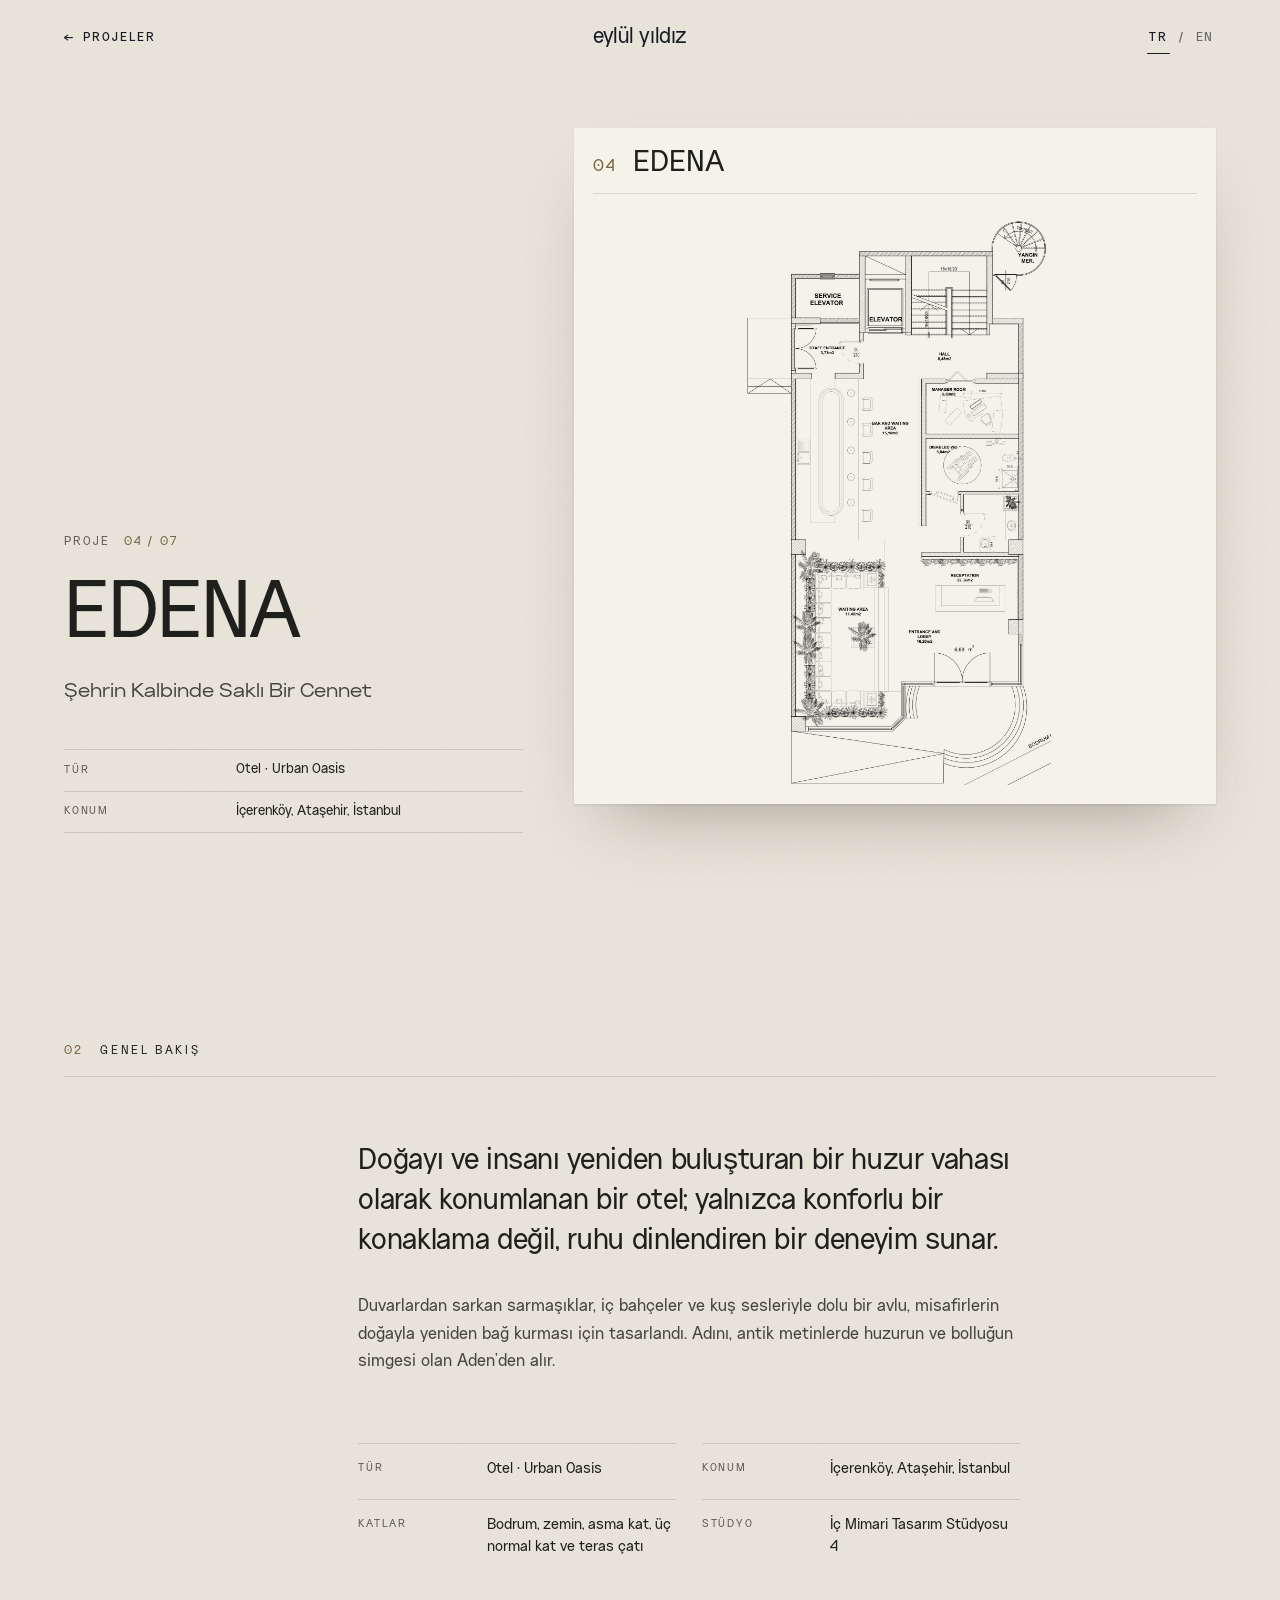
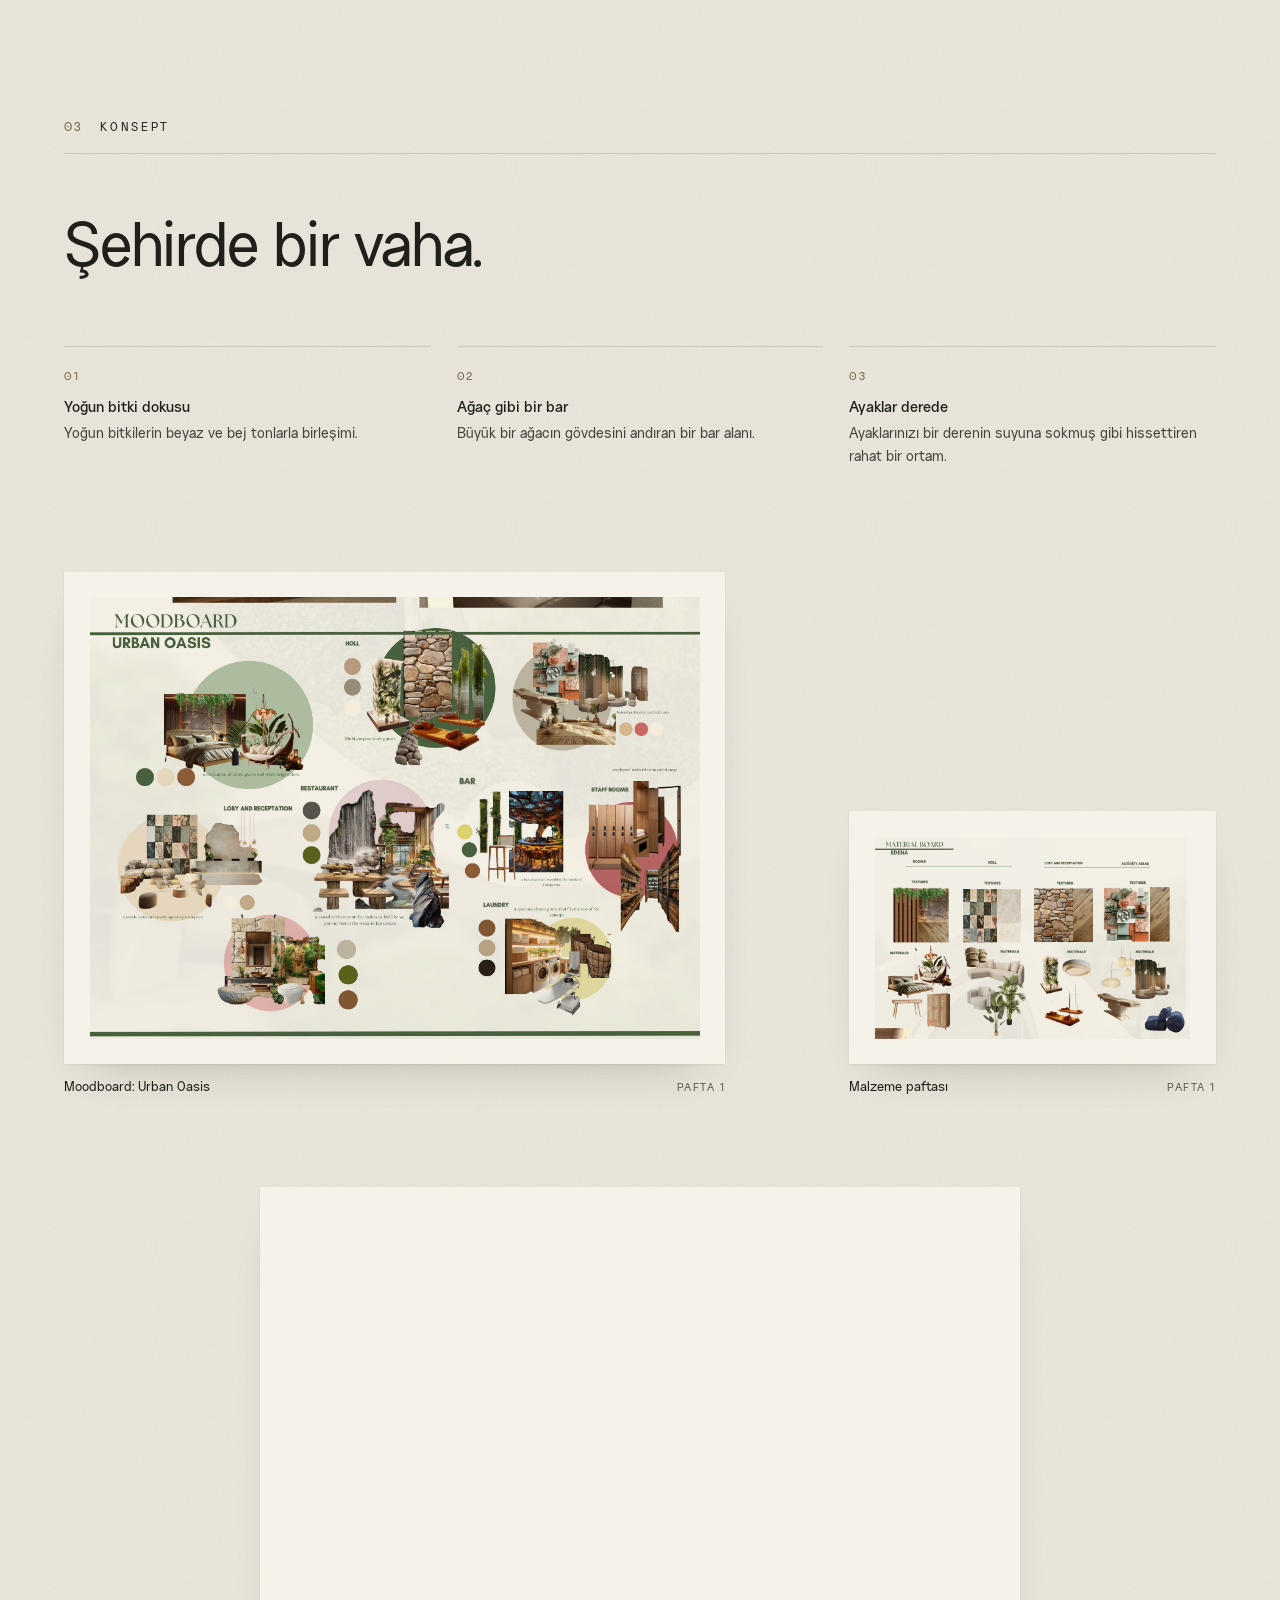
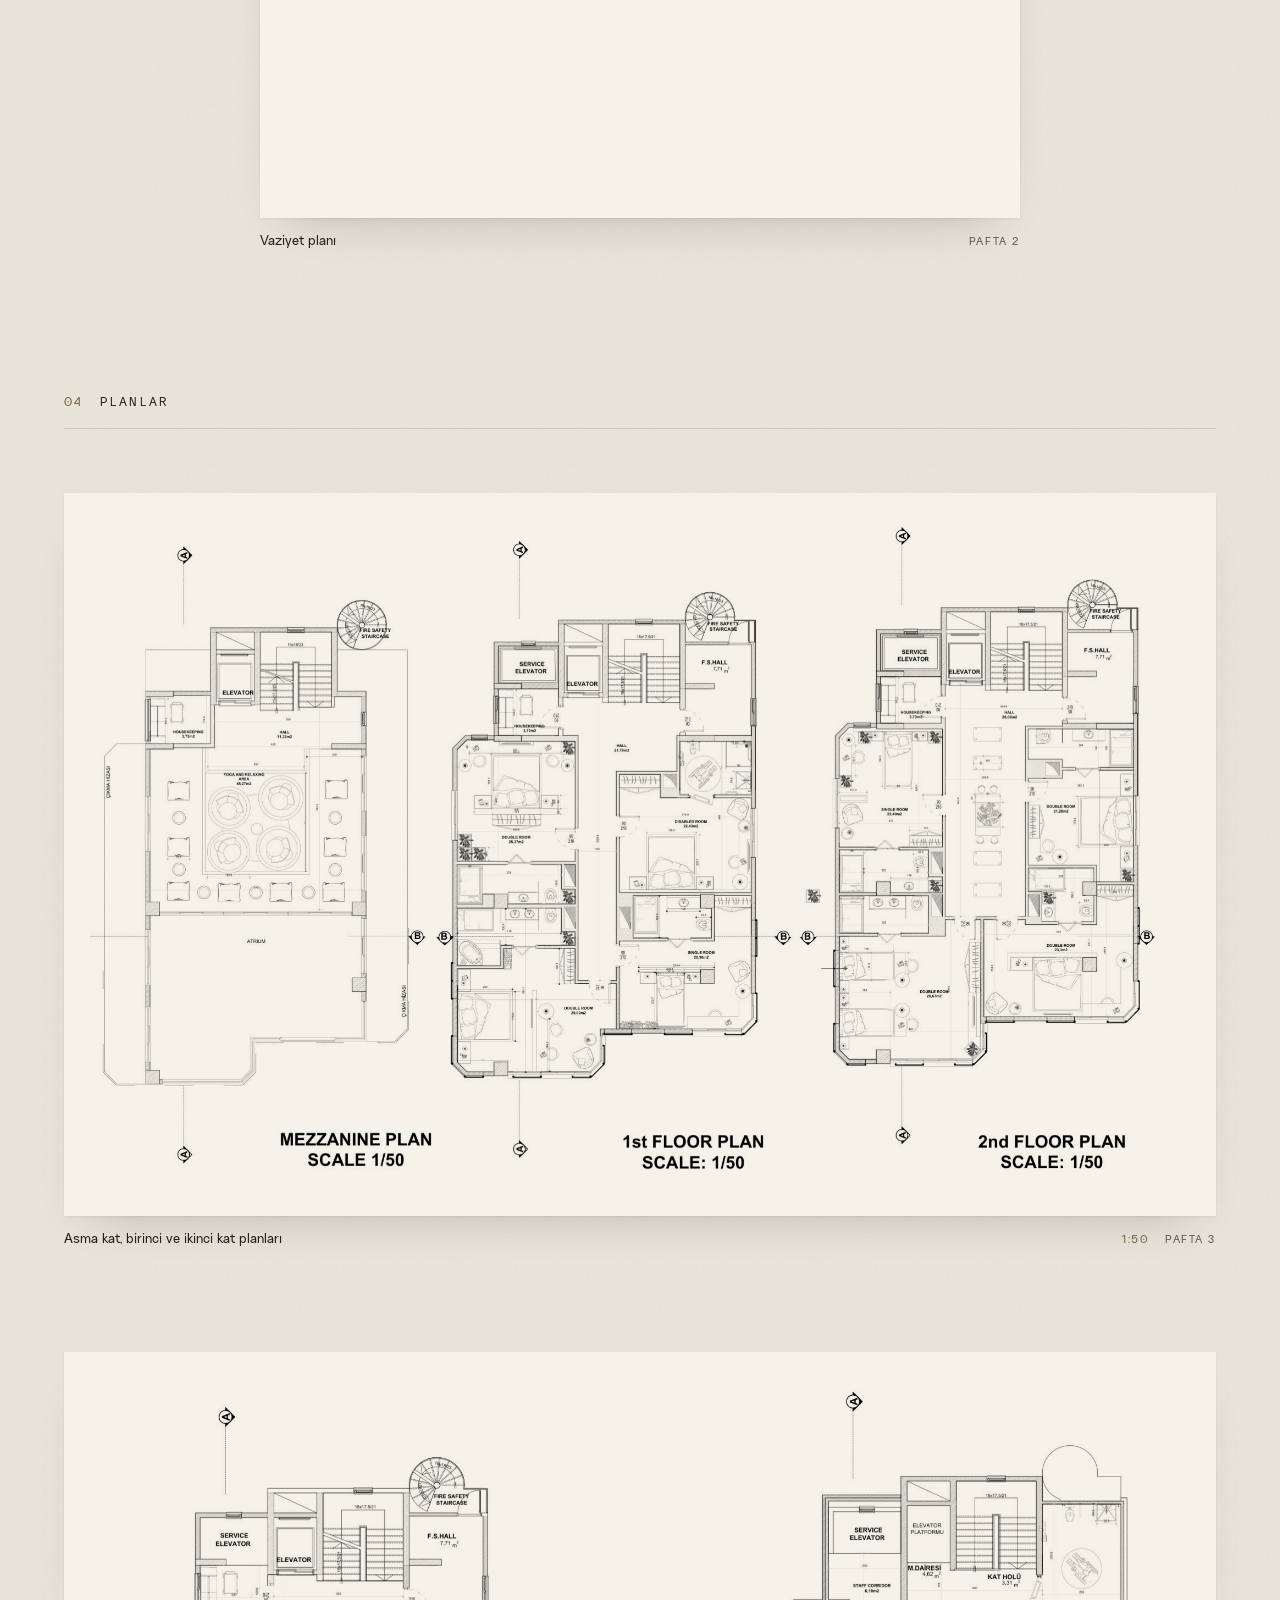
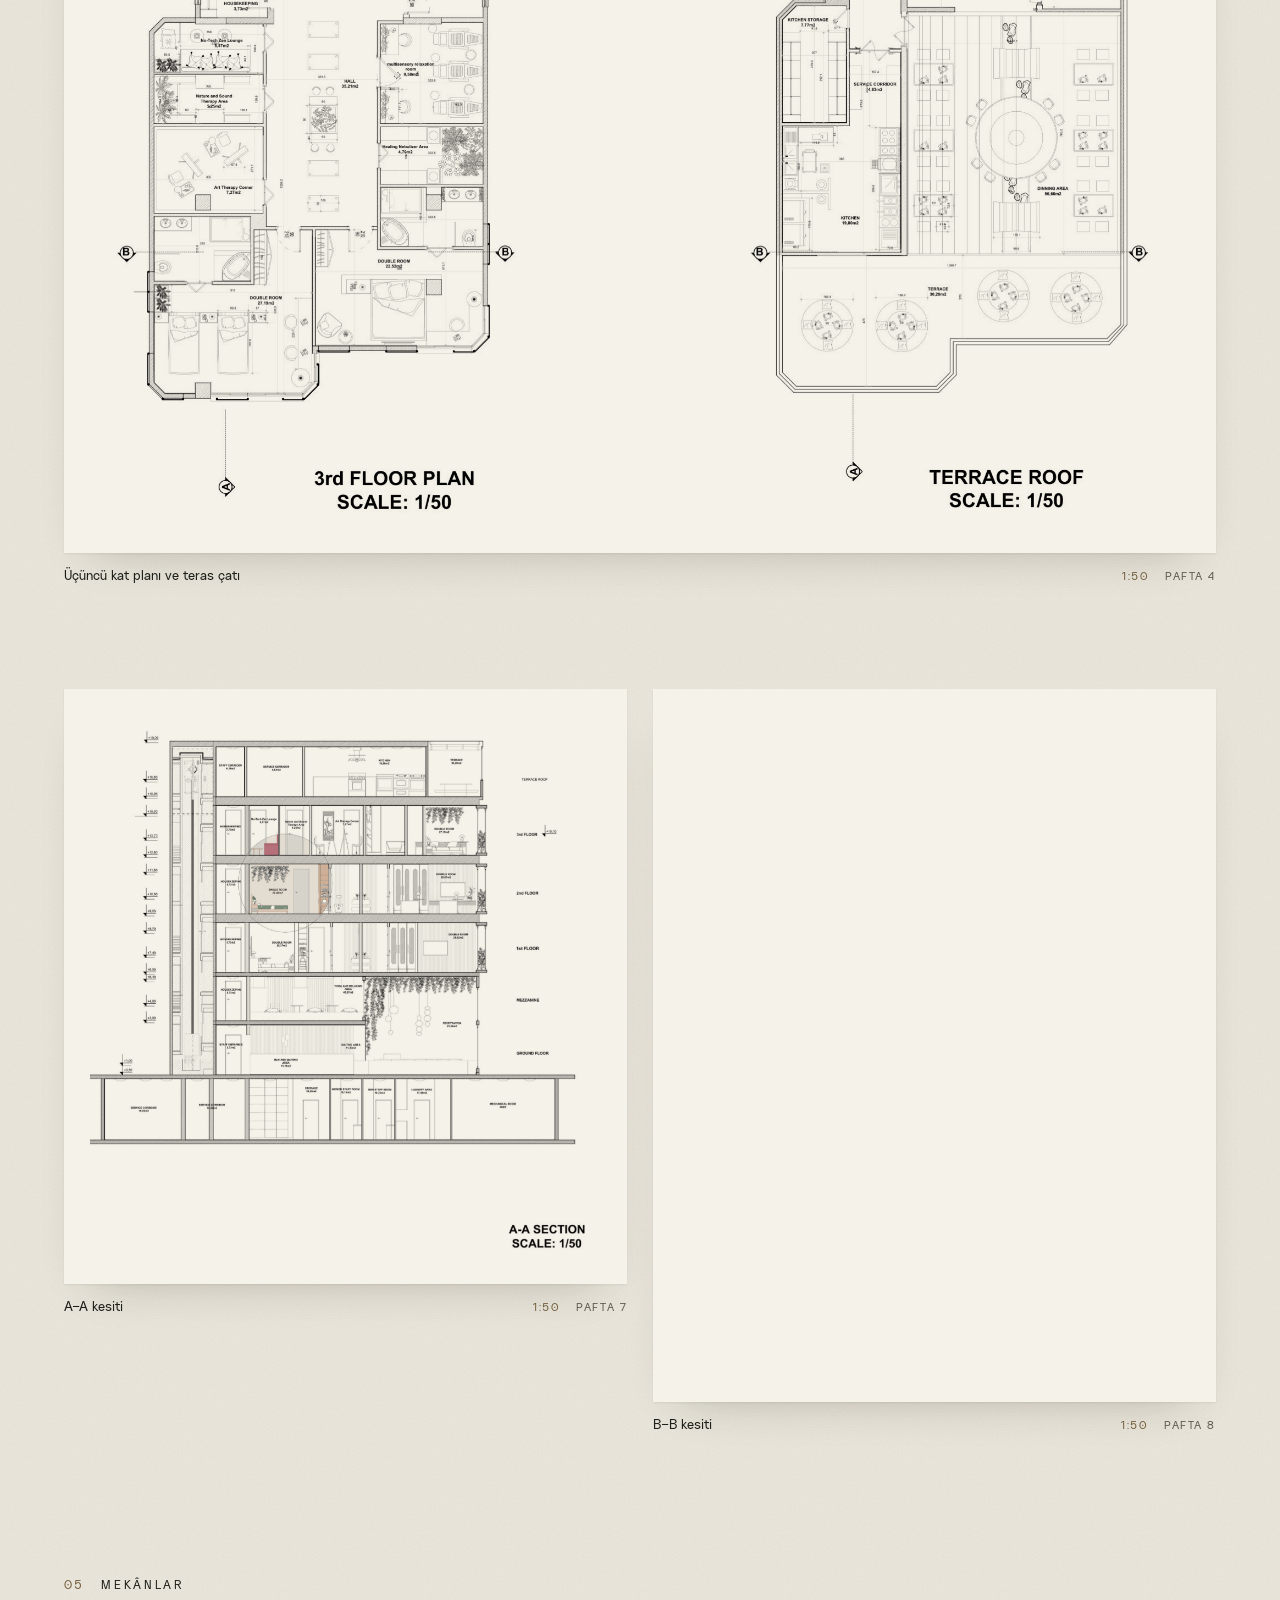
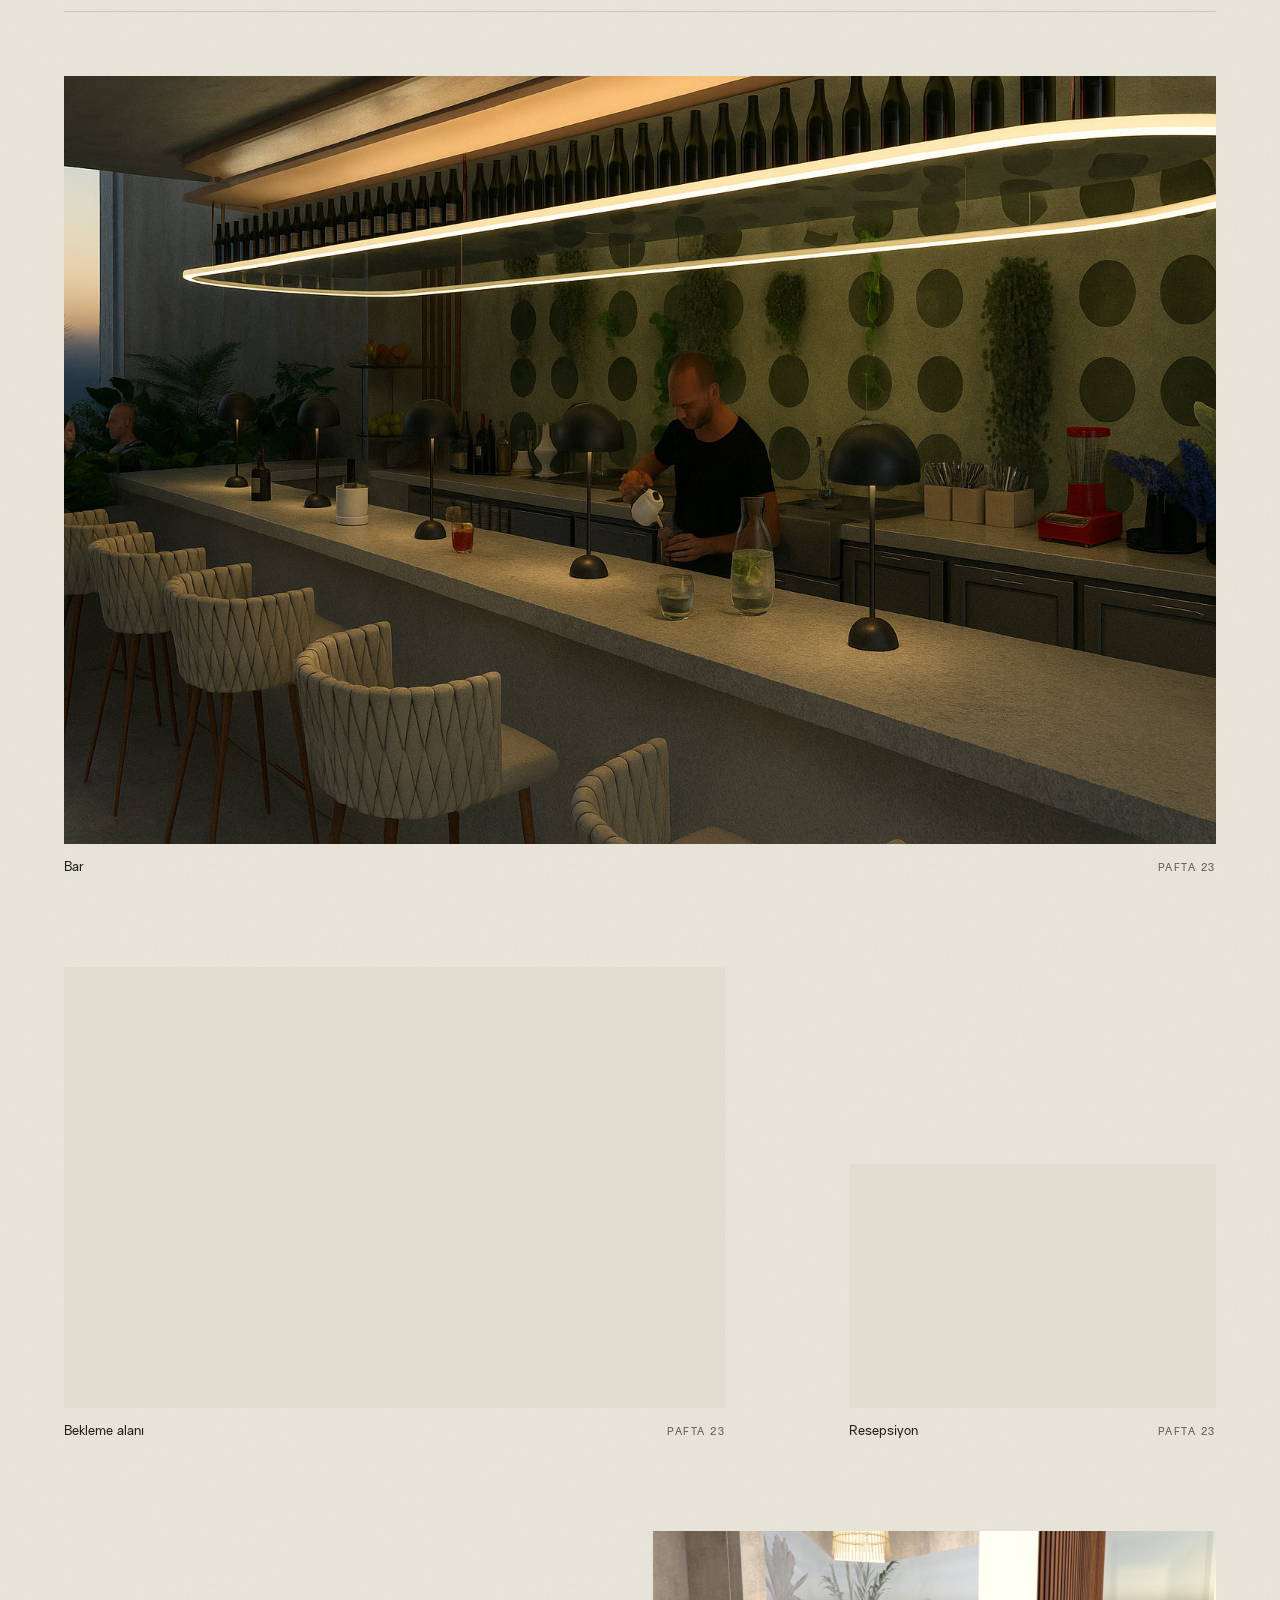
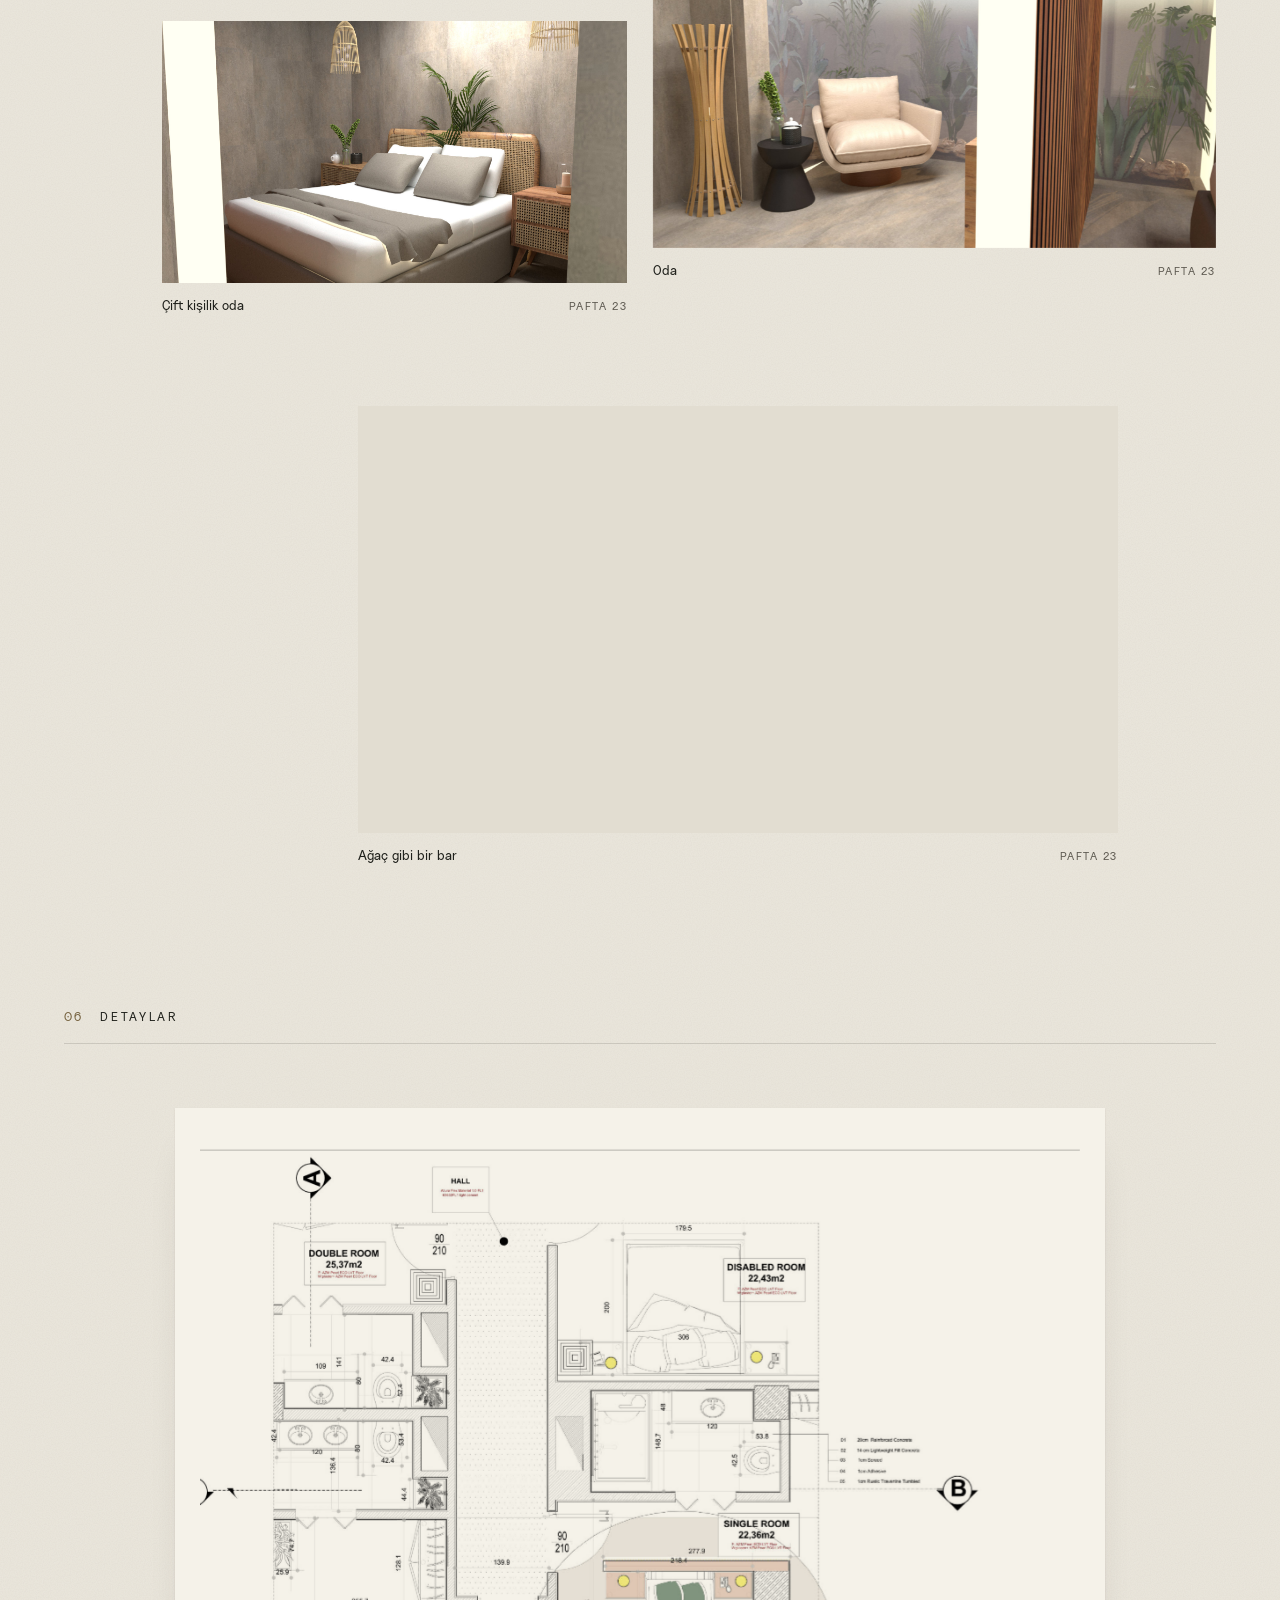
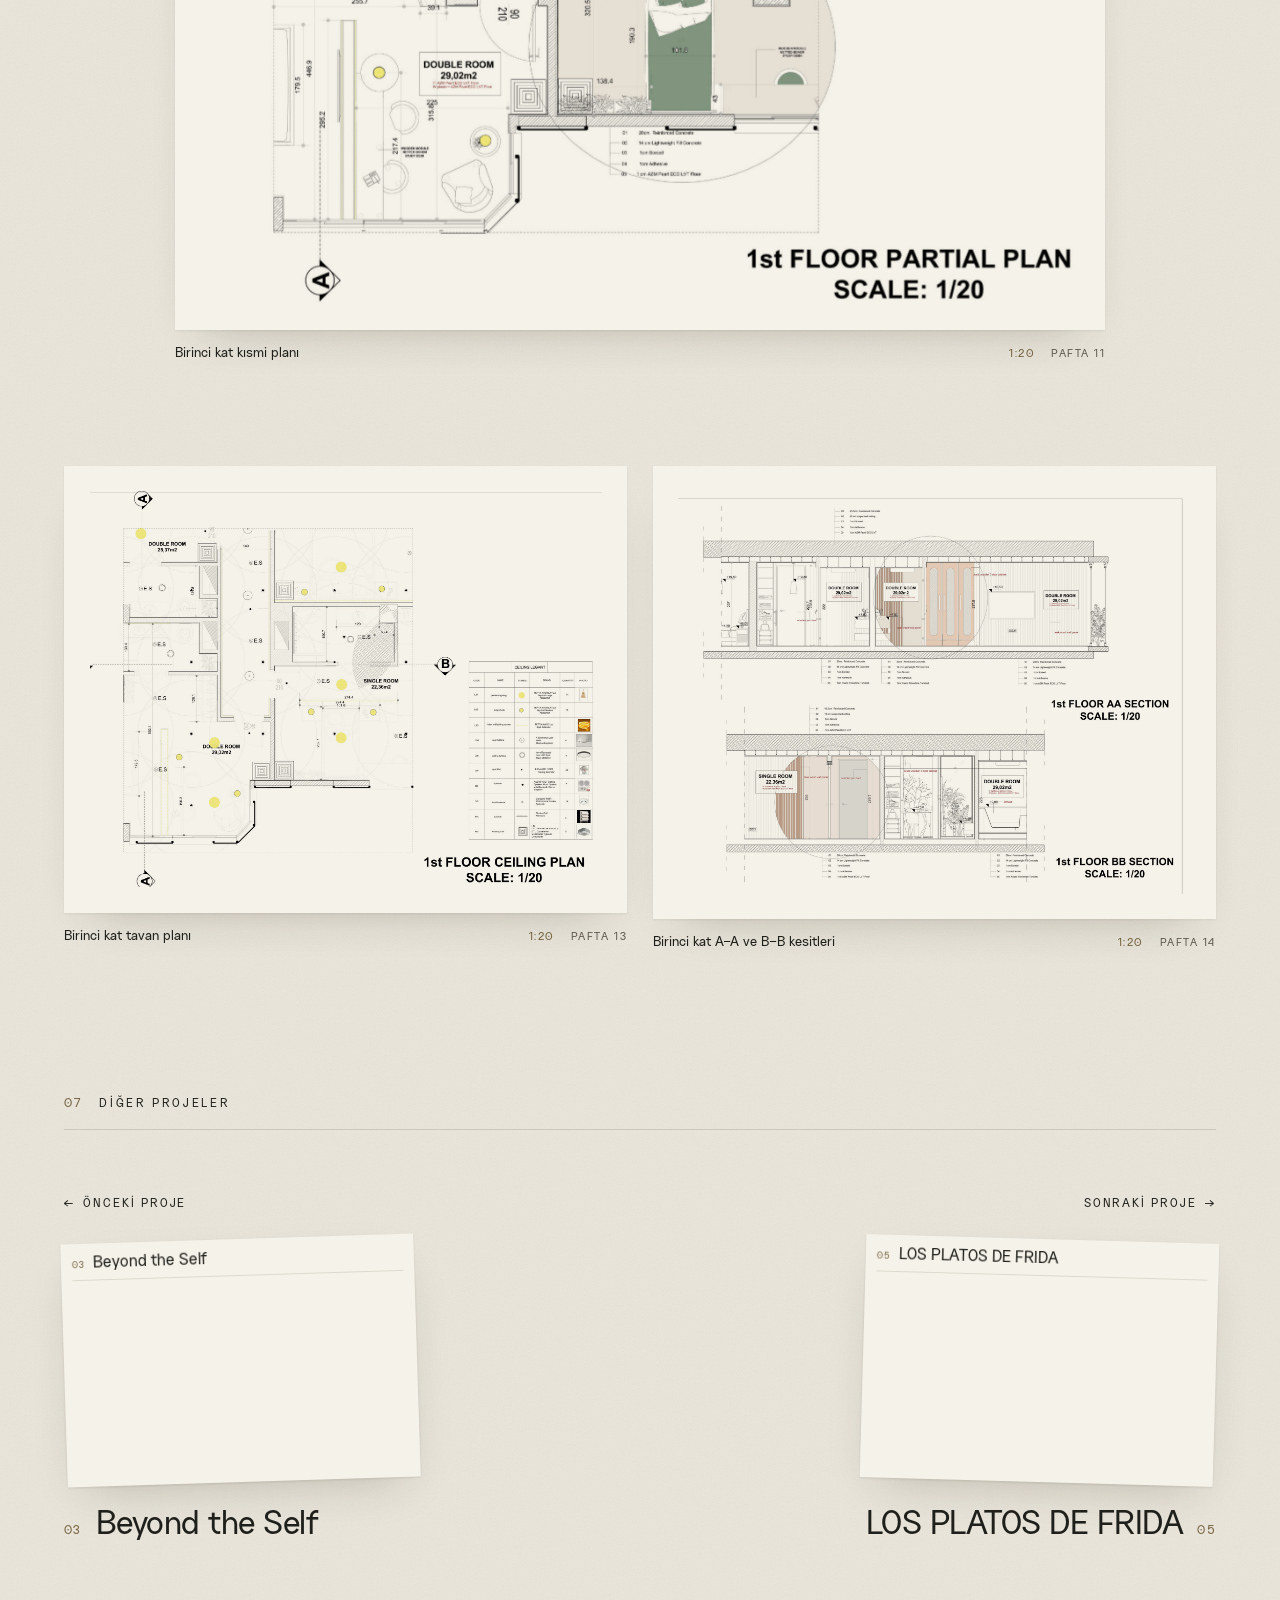
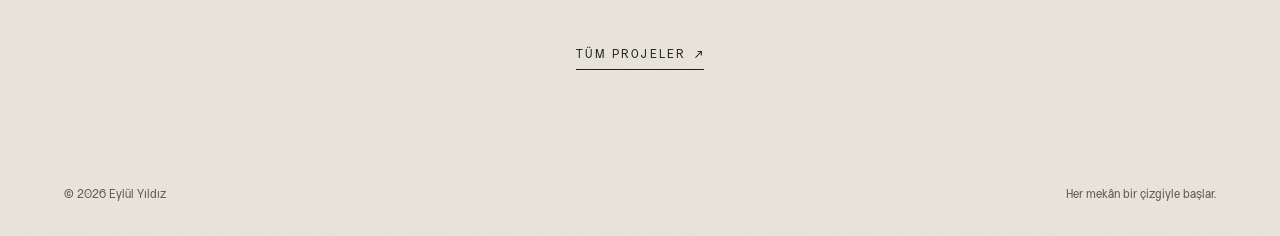
<file: projects/edena/index.html>
<!doctype html>
<html lang="tr" data-project="edena">
<head>
<meta charset="utf-8">
<meta name="viewport" content="width=device-width,initial-scale=1,viewport-fit=cover">
<meta name="theme-color" content="#ebe7dd">
<meta name="generator" content="project-pages">
<title>EDENA — Eylül Yıldız</title>
<meta name="description" content="A hotel positioned as an oasis of calm that reunites nature and humanity, offering not only a comfortable stay but an experience that soothes the soul.">
<link rel="icon" href="../../favicon.svg" type="image/svg+xml">
<meta property="og:type" content="article">
<meta property="og:site_name" content="Eylül Yıldız">
<meta property="og:title" content="EDENA — Eylül Yıldız">
<meta property="og:description" content="A hotel positioned as an oasis of calm that reunites nature and humanity, offering not only a comfortable stay but an experience that soothes the soul.">
<meta name="twitter:card" content="summary">
<script>
  // Before first paint: language, and whether a sheet is being handed over from the previous page.
  (function () {
    var root = document.documentElement, lang = 'tr';
    root.classList.add('js');
    try { lang = localStorage.getItem('eylul-language') === 'en' ? 'en' : 'tr'; } catch (e) {}
    root.lang = lang;
    if (lang !== 'en') root.classList.add('pp-translating');
    try {
      var h = JSON.parse(sessionStorage.getItem('eylul-sheet-handoff'));
      if (h && h.path === location.pathname && Date.now() - h.at < 8000) {
        root.style.setProperty('--pp-handoff-ratio', h.ratio);
        root.classList.add('pp-handoff');
        // Hidden until either the browser morphs it in, or project-page.js settles it.
        if (!matchMedia('(prefers-reduced-motion: reduce)').matches) root.classList.add('pp-arriving');
      }
      sessionStorage.removeItem('eylul-sheet-return');
    } catch (e) {}
    // Fires before the first frame: the arriving sheet's partner in a view transition, if the browser runs one.
    addEventListener('pagereveal', function (event) {
      var sheet = document.getElementById('pp-hero-sheet'), vt = event.viewTransition;
      window.ppReveal = vt ? 'transition' : 'none';
      if (!vt || !sheet) return;
      root.classList.remove('pp-arriving');
      sheet.style.viewTransitionName = 'project-sheet';
      var done = function () { sheet.style.viewTransitionName = ''; };
      vt.finished.then(done, done);
    });
  })();
</script>
<link rel="expect" href="#pp-hero-sheet" blocking="render">
<link rel="preload" href="../../shared/fonts/NeuethingSans-Regular.woff2" as="font" type="font/woff2" crossorigin>
<link rel="stylesheet" href="../../shared/tokens.css">
<style>@media (prefers-reduced-motion: no-preference) { @view-transition { navigation: auto; } }</style>
<link rel="stylesheet" href="../../shared/page-transition.css">
<link rel="stylesheet" href="../../project-pages/project-page.css">
<link rel="modulepreload" href="../../shared/i18n.js">
<link rel="modulepreload" href="../../shared/translations.js">
<link rel="modulepreload" href="../../shared/sheet-handoff.js">
<script type="module" src="../../project-pages/project-page.js"></script>
</head>
<body class="pp">
<a class="skip" href="#pp-main">Skip to the project</a>

<header class="pp-bar">
  <a class="pp-bar__back" href="../../#all-projects" data-stack><span aria-hidden="true">←</span> <span>Projects</span></a>
  <a class="pp-bar__name" href="../../">eylül yıldız</a>
  <div class="pp-bar__languages" role="group" aria-label="Language">
    <button type="button" data-language="tr" lang="tr" aria-label="Choose Turkish" aria-pressed="true">TR</button>
    <span aria-hidden="true">/</span>
    <button type="button" data-language="en" lang="en" aria-label="Choose English" aria-pressed="false">EN</button>
  </div>
</header>

<main id="pp-main" class="pp-main" data-number="04">
    <section class="pp-hero" aria-labelledby="pp-title">
      <div class="pp-hero__text">
        <p class="pp-kicker"><span>Project</span> <span class="pp-kicker__count">04 / 07</span></p>
        <h1 class="pp-title" id="pp-title">EDENA</h1>
        <p class="pp-tagline">Paradise Hidden in the Heart of the City</p>
        <dl class="pp-hero__facts">
          <div><dt>Type</dt><dd>Hotel · Urban Oasis</dd></div>
          <div><dt>Location</dt><dd>İçerenköy, Ataşehir, Istanbul</dd></div>
        </dl>
      </div>
      <figure class="pp-sheet" id="pp-hero-sheet" style="--ratio:0.9500" data-fit="contain">
        <div class="pp-sheet__paper">
          <div class="pp-sheet__heading" aria-hidden="true"><span class="pp-sheet__number">04</span><span class="pp-sheet__title">EDENA</span></div>
          <div class="pp-sheet__visual"><img src="../../project-sheets/assets/edena.jpg" alt="EDENA — ground floor plan" width="1188" height="2201" fetchpriority="high" decoding="async"></div>
        </div>
      </figure>
    </section>
    <section class="pp-section pp-overview" aria-labelledby="pp-overview">
      <header class="pp-section__head">
        <span class="pp-section__number">02</span>
        <h2 class="pp-section__title" id="pp-overview">Overview</h2>
      </header>
      <div class="pp-overview__body">
        <p class="pp-lead pp-reveal">A hotel positioned as an oasis of calm that reunites nature and humanity, offering not only a comfortable stay but an experience that soothes the soul.</p>
        <p class="pp-reveal">Ivy hanging from the walls, indoor gardens and a courtyard full of birdsong are designed to help guests reconnect with nature. The name comes from Eden, a symbol of peace and abundance in ancient texts.</p>
      </div>
      <dl class="pp-facts pp-reveal">
        <div><dt>Type</dt><dd>Hotel · Urban Oasis</dd></div>
        <div><dt>Location</dt><dd>İçerenköy, Ataşehir, Istanbul</dd></div>
        <div><dt>Levels</dt><dd>Basement, ground, mezzanine, three floors and a terrace roof</dd></div>
        <div><dt>Studio</dt><dd>Interior Architectural Design Studio 4</dd></div>
      </dl>
    </section>
    <section class="pp-section pp-concept" aria-labelledby="pp-concept">
      <header class="pp-section__head">
        <span class="pp-section__number">03</span>
        <h2 class="pp-section__title" id="pp-concept">Concept</h2>
      </header>
      <p class="pp-statement pp-reveal">An urban oasis.</p>
      <ol class="pp-points">
        <li class="pp-reveal"><span class="pp-points__number">01</span><h3>Dense planting</h3><p>A combination of dense plants with white and beige colours.</p></li>
        <li class="pp-reveal"><span class="pp-points__number">02</span><h3>A bar like a tree</h3><p>A bar area that resembles the trunk of a large tree.</p></li>
        <li class="pp-reveal"><span class="pp-points__number">03</span><h3>Feet in the stream</h3><p>A casual environment that feels like putting your feet in the water of a stream.</p></li>
      </ol>
      <div class="pp-arrangement pp-concept__assets" data-count="3">
        <figure class="pp-figure pp-figure--drawing pp-reveal" data-index="1" data-shape="wide" style="--ratio:1.3829">
          <a class="pp-figure__frame" href="../../project-pages/assets/edena/concept-moodboard-full.jpg" data-inspect data-width="3601" data-height="2603"><img src="../../project-pages/assets/edena/concept-moodboard.jpg" alt="Moodboard: Urban Oasis" width="2001" height="1447" loading="lazy" decoding="async"><span class="pp-figure__inspect"><span aria-hidden="true">⤢</span> <span>Inspect</span></span></a>
          <figcaption><span class="pp-figure__caption">Moodboard: Urban Oasis</span><span class="pp-figure__sheet"><span>Sheet</span> 1</span></figcaption>
        </figure>
        <figure class="pp-figure pp-figure--drawing pp-reveal" data-index="2" data-shape="wide" style="--ratio:1.5657">
          <a class="pp-figure__frame" href="../../project-pages/assets/edena/concept-material-board-full.jpg" data-inspect data-width="3601" data-height="2301"><img src="../../project-pages/assets/edena/concept-material-board.jpg" alt="Material board" width="2001" height="1278" loading="lazy" decoding="async"><span class="pp-figure__inspect"><span aria-hidden="true">⤢</span> <span>Inspect</span></span></a>
          <figcaption><span class="pp-figure__caption">Material board</span><span class="pp-figure__sheet"><span>Sheet</span> 1</span></figcaption>
        </figure>
        <figure class="pp-figure pp-figure--drawing pp-reveal" data-index="3" data-shape="wide" style="--ratio:1.2217">
          <a class="pp-figure__frame" href="../../project-pages/assets/edena/concept-site-plan-full.jpg" data-inspect data-width="3600" data-height="2946"><img src="../../project-pages/assets/edena/concept-site-plan.jpg" alt="Site plan" width="2000" height="1637" loading="lazy" decoding="async"><span class="pp-figure__inspect"><span aria-hidden="true">⤢</span> <span>Inspect</span></span></a>
          <figcaption><span class="pp-figure__caption">Site plan</span><span class="pp-figure__sheet"><span>Sheet</span> 2</span></figcaption>
        </figure>
      </div>
    </section>
    <section class="pp-section pp-plans" aria-labelledby="pp-plans">
      <header class="pp-section__head">
        <span class="pp-section__number">04</span>
        <h2 class="pp-section__title" id="pp-plans">Plans</h2>
      </header>
      <div class="pp-drawings">
        <figure class="pp-figure pp-figure--drawing pp-reveal" data-index="1" data-shape="wide" style="--ratio:1.6388">
          <a class="pp-figure__frame" href="../../project-pages/assets/edena/plans-typical-floors-full.jpg" data-inspect data-width="3601" data-height="2196"><img src="../../project-pages/assets/edena/plans-typical-floors.jpg" alt="Mezzanine, first and second floor plans" width="2001" height="1221" loading="lazy" decoding="async"><span class="pp-figure__inspect"><span aria-hidden="true">⤢</span> <span>Inspect</span></span></a>
          <figcaption><span class="pp-figure__caption">Mezzanine, first and second floor plans</span><span class="pp-figure__scale">1:50</span><span class="pp-figure__sheet"><span>Sheet</span> 3</span></figcaption>
        </figure>
        <figure class="pp-figure pp-figure--drawing pp-reveal" data-index="2" data-shape="wide" style="--ratio:1.4670">
          <a class="pp-figure__frame" href="../../project-pages/assets/edena/plans-upper-floors-full.jpg" data-inspect data-width="3601" data-height="2454"><img src="../../project-pages/assets/edena/plans-upper-floors.jpg" alt="Third floor plan and terrace roof" width="2001" height="1364" loading="lazy" decoding="async"><span class="pp-figure__inspect"><span aria-hidden="true">⤢</span> <span>Inspect</span></span></a>
          <figcaption><span class="pp-figure__caption">Third floor plan and terrace roof</span><span class="pp-figure__scale">1:50</span><span class="pp-figure__sheet"><span>Sheet</span> 4</span></figcaption>
        </figure>
        <figure class="pp-figure pp-figure--drawing pp-reveal" data-index="3" data-shape="tall" data-layout="half" style="--ratio:0.9425">
          <a class="pp-figure__frame" href="../../project-pages/assets/edena/plans-section-a-full.jpg" data-inspect data-width="3394" data-height="3601"><img src="../../project-pages/assets/edena/plans-section-a.jpg" alt="Section A–A" width="1886" height="2001" loading="lazy" decoding="async"><span class="pp-figure__inspect"><span aria-hidden="true">⤢</span> <span>Inspect</span></span></a>
          <figcaption><span class="pp-figure__caption">Section A–A</span><span class="pp-figure__scale">1:50</span><span class="pp-figure__sheet"><span>Sheet</span> 7</span></figcaption>
        </figure>
        <figure class="pp-figure pp-figure--drawing pp-reveal" data-index="4" data-shape="tall" data-layout="half" style="--ratio:0.7741">
          <a class="pp-figure__frame" href="../../project-pages/assets/edena/plans-section-b-full.jpg" data-inspect data-width="2786" data-height="3601"><img src="../../project-pages/assets/edena/plans-section-b.jpg" alt="Section B–B" width="1549" height="2001" loading="lazy" decoding="async"><span class="pp-figure__inspect"><span aria-hidden="true">⤢</span> <span>Inspect</span></span></a>
          <figcaption><span class="pp-figure__caption">Section B–B</span><span class="pp-figure__scale">1:50</span><span class="pp-figure__sheet"><span>Sheet</span> 8</span></figcaption>
        </figure>
      </div>
    </section>
    <section class="pp-section pp-spaces" aria-labelledby="pp-spaces">
      <header class="pp-section__head">
        <span class="pp-section__number">05</span>
        <h2 class="pp-section__title" id="pp-spaces">Spaces</h2>
      </header>
      <div class="pp-arrangement pp-spaces__grid" data-count="6">
        <figure class="pp-figure pp-figure--render pp-reveal" data-index="1" data-shape="wide" style="--ratio:1.5000">
          <div class="pp-figure__frame"><img src="../../project-pages/assets/edena/spaces-bar.jpg" alt="Bar" width="1536" height="1024" loading="lazy" decoding="async"></div>
          <figcaption><span class="pp-figure__caption">Bar</span><span class="pp-figure__sheet"><span>Sheet</span> 23</span></figcaption>
        </figure>
        <figure class="pp-figure pp-figure--render pp-reveal" data-index="2" data-shape="wide" style="--ratio:1.5000">
          <div class="pp-figure__frame"><img src="../../project-pages/assets/edena/spaces-lounge.jpg" alt="Waiting area" width="1536" height="1024" loading="lazy" decoding="async"></div>
          <figcaption><span class="pp-figure__caption">Waiting area</span><span class="pp-figure__sheet"><span>Sheet</span> 23</span></figcaption>
        </figure>
        <figure class="pp-figure pp-figure--render pp-reveal" data-index="3" data-shape="wide" style="--ratio:1.5000">
          <div class="pp-figure__frame"><img src="../../project-pages/assets/edena/spaces-reception.jpg" alt="Reception" width="1536" height="1024" loading="lazy" decoding="async"></div>
          <figcaption><span class="pp-figure__caption">Reception</span><span class="pp-figure__sheet"><span>Sheet</span> 23</span></figcaption>
        </figure>
        <figure class="pp-figure pp-figure--render pp-reveal" data-index="4" data-shape="wide" style="--ratio:1.7769">
          <div class="pp-figure__frame"><img src="../../project-pages/assets/edena/spaces-double-room.jpg" alt="Double room" width="1800" height="1013" loading="lazy" decoding="async"></div>
          <figcaption><span class="pp-figure__caption">Double room</span><span class="pp-figure__sheet"><span>Sheet</span> 23</span></figcaption>
        </figure>
        <figure class="pp-figure pp-figure--render pp-reveal" data-index="5" data-shape="wide" style="--ratio:1.7769">
          <div class="pp-figure__frame"><img src="../../project-pages/assets/edena/spaces-room-corner.jpg" alt="Room" width="1800" height="1013" loading="lazy" decoding="async"></div>
          <figcaption><span class="pp-figure__caption">Room</span><span class="pp-figure__sheet"><span>Sheet</span> 23</span></figcaption>
        </figure>
        <figure class="pp-figure pp-figure--render pp-reveal" data-index="6" data-shape="wide" style="--ratio:1.7769">
          <div class="pp-figure__frame"><img src="../../project-pages/assets/edena/spaces-tree-bar.jpg" alt="A bar like a tree" width="1800" height="1013" loading="lazy" decoding="async"></div>
          <figcaption><span class="pp-figure__caption">A bar like a tree</span><span class="pp-figure__sheet"><span>Sheet</span> 23</span></figcaption>
        </figure>
      </div>
    </section>
    <section class="pp-section pp-details" aria-labelledby="pp-details">
      <header class="pp-section__head">
        <span class="pp-section__number">06</span>
        <h2 class="pp-section__title" id="pp-details">Details</h2>
      </header>
      <div class="pp-drawings pp-drawings--details" data-count="3">
        <figure class="pp-figure pp-figure--drawing pp-reveal" data-index="1" data-shape="wide" style="--ratio:1.1415">
          <a class="pp-figure__frame" href="../../project-pages/assets/edena/details-partial-plan-full.jpg" data-inspect data-width="3600" data-height="3155"><img src="../../project-pages/assets/edena/details-partial-plan.jpg" alt="First floor partial plan" width="2001" height="1753" loading="lazy" decoding="async"><span class="pp-figure__inspect"><span aria-hidden="true">⤢</span> <span>Inspect</span></span></a>
          <figcaption><span class="pp-figure__caption">First floor partial plan</span><span class="pp-figure__scale">1:20</span><span class="pp-figure__sheet"><span>Sheet</span> 11</span></figcaption>
        </figure>
        <figure class="pp-figure pp-figure--drawing pp-reveal" data-index="2" data-shape="wide" style="--ratio:1.2943">
          <a class="pp-figure__frame" href="../../project-pages/assets/edena/details-ceiling-full.jpg" data-inspect data-width="3601" data-height="2784"><img src="../../project-pages/assets/edena/details-ceiling.jpg" alt="First floor ceiling plan" width="2001" height="1546" loading="lazy" decoding="async"><span class="pp-figure__inspect"><span aria-hidden="true">⤢</span> <span>Inspect</span></span></a>
          <figcaption><span class="pp-figure__caption">First floor ceiling plan</span><span class="pp-figure__scale">1:20</span><span class="pp-figure__sheet"><span>Sheet</span> 13</span></figcaption>
        </figure>
        <figure class="pp-figure pp-figure--drawing pp-reveal" data-index="3" data-shape="wide" style="--ratio:1.2721">
          <a class="pp-figure__frame" href="../../project-pages/assets/edena/details-room-sections-full.jpg" data-inspect data-width="3601" data-height="2832"><img src="../../project-pages/assets/edena/details-room-sections.jpg" alt="First floor sections A–A and B–B" width="2001" height="1573" loading="lazy" decoding="async"><span class="pp-figure__inspect"><span aria-hidden="true">⤢</span> <span>Inspect</span></span></a>
          <figcaption><span class="pp-figure__caption">First floor sections A–A and B–B</span><span class="pp-figure__scale">1:20</span><span class="pp-figure__sheet"><span>Sheet</span> 14</span></figcaption>
        </figure>
      </div>
    </section>
    <nav class="pp-section pp-nav" aria-labelledby="pp-more">
      <header class="pp-section__head">
        <span class="pp-section__number">07</span>
        <h2 class="pp-section__title" id="pp-more">More projects</h2>
      </header>
      <div class="pp-nav__pair">
        <a class="pp-nav__link pp-nav__link--previous" href="../../projects/beyond-the-self/" data-neighbour>
          <span class="pp-nav__direction"><span aria-hidden="true">←</span> <span>Previous project</span></span>
          <span class="pp-nav__sheet pp-sheet" style="--ratio:1.4500" data-fit="contain">
            <span class="pp-sheet__paper">
              <span class="pp-sheet__heading" aria-hidden="true"><span class="pp-sheet__number">03</span><span class="pp-sheet__title">Beyond the Self</span></span>
              <span class="pp-sheet__visual"><img src="../../project-sheets/assets/beyond-the-self.jpg" alt="" width="2201" height="1688" loading="lazy" decoding="async"></span>
            </span>
          </span>
          <span class="pp-nav__name"><span class="pp-nav__number">03</span> <span class="pp-nav__title">Beyond the Self</span></span>
        </a>
        <a class="pp-nav__link pp-nav__link--next" href="../../projects/los-platos-de-frida/" data-neighbour>
          <span class="pp-nav__direction"><span>Next project</span> <span aria-hidden="true">→</span></span>
          <span class="pp-nav__sheet pp-sheet" style="--ratio:1.4500" data-fit="contain">
            <span class="pp-sheet__paper">
              <span class="pp-sheet__heading" aria-hidden="true"><span class="pp-sheet__number">05</span><span class="pp-sheet__title">LOS PLATOS DE FRIDA</span></span>
              <span class="pp-sheet__visual"><img src="../../project-sheets/assets/los-platos-de-frida.jpg" alt="" width="2201" height="1621" loading="lazy" decoding="async"></span>
            </span>
          </span>
          <span class="pp-nav__name"><span class="pp-nav__number">05</span> <span class="pp-nav__title">LOS PLATOS DE FRIDA</span></span>
        </a>
      </div>
      <a class="pp-nav__all" href="../../#all-projects" data-stack><span>All projects</span> <span aria-hidden="true">↗</span></a>
    </nav>
</main>

<footer class="pp-foot">
  <p>© 2026 Eylül Yıldız</p>
  <p>Every space begins with a line.</p>
</footer>

<dialog class="pp-inspect" aria-label="Drawing viewer">
  <div class="pp-inspect__stage"><img class="pp-inspect__image" alt=""></div>
  <div class="pp-inspect__bar">
    <p class="pp-inspect__caption"></p>
    <div class="pp-inspect__tools">
      <button type="button" data-zoom="out" aria-label="Zoom out">−</button>
      <button type="button" data-zoom="fit">Fit</button>
      <button type="button" data-zoom="in" aria-label="Zoom in">+</button>
      <button type="button" data-close>Close</button>
    </div>
  </div>
</dialog>
</body>
</html>
</file>
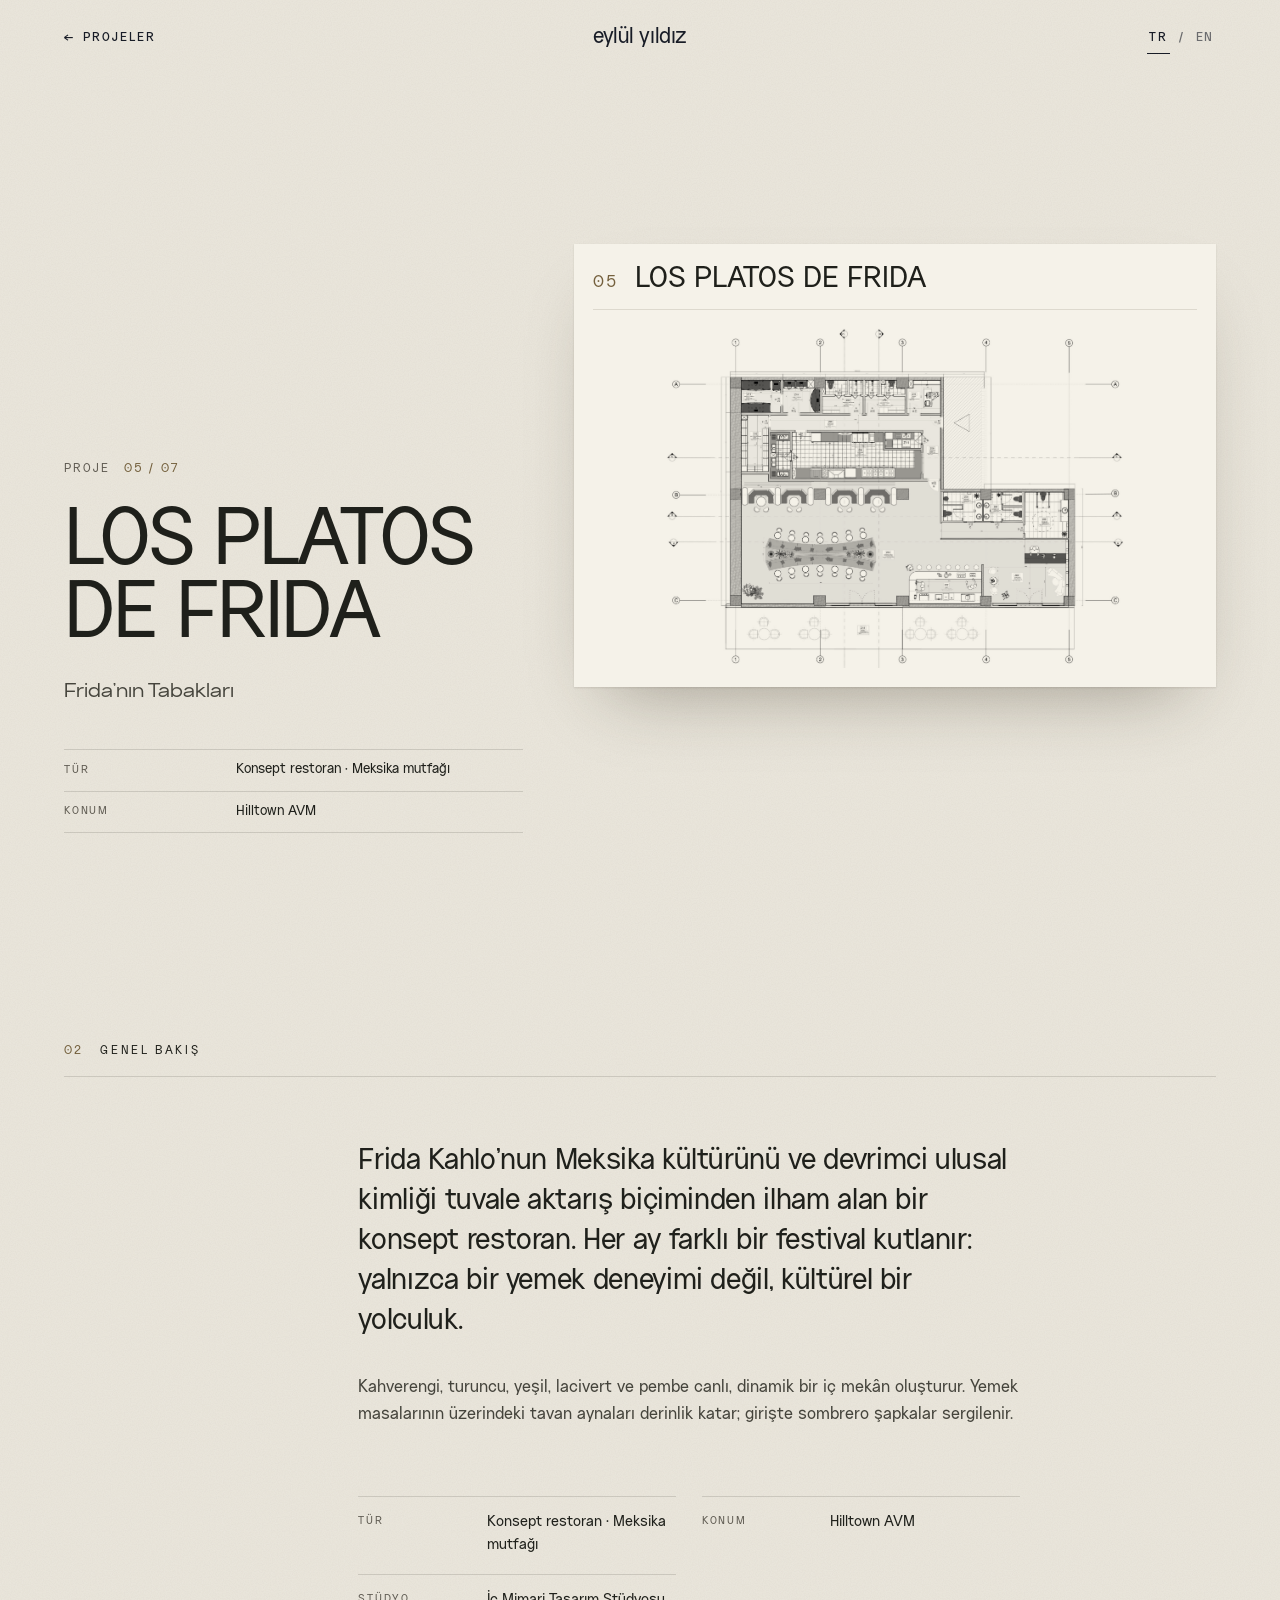
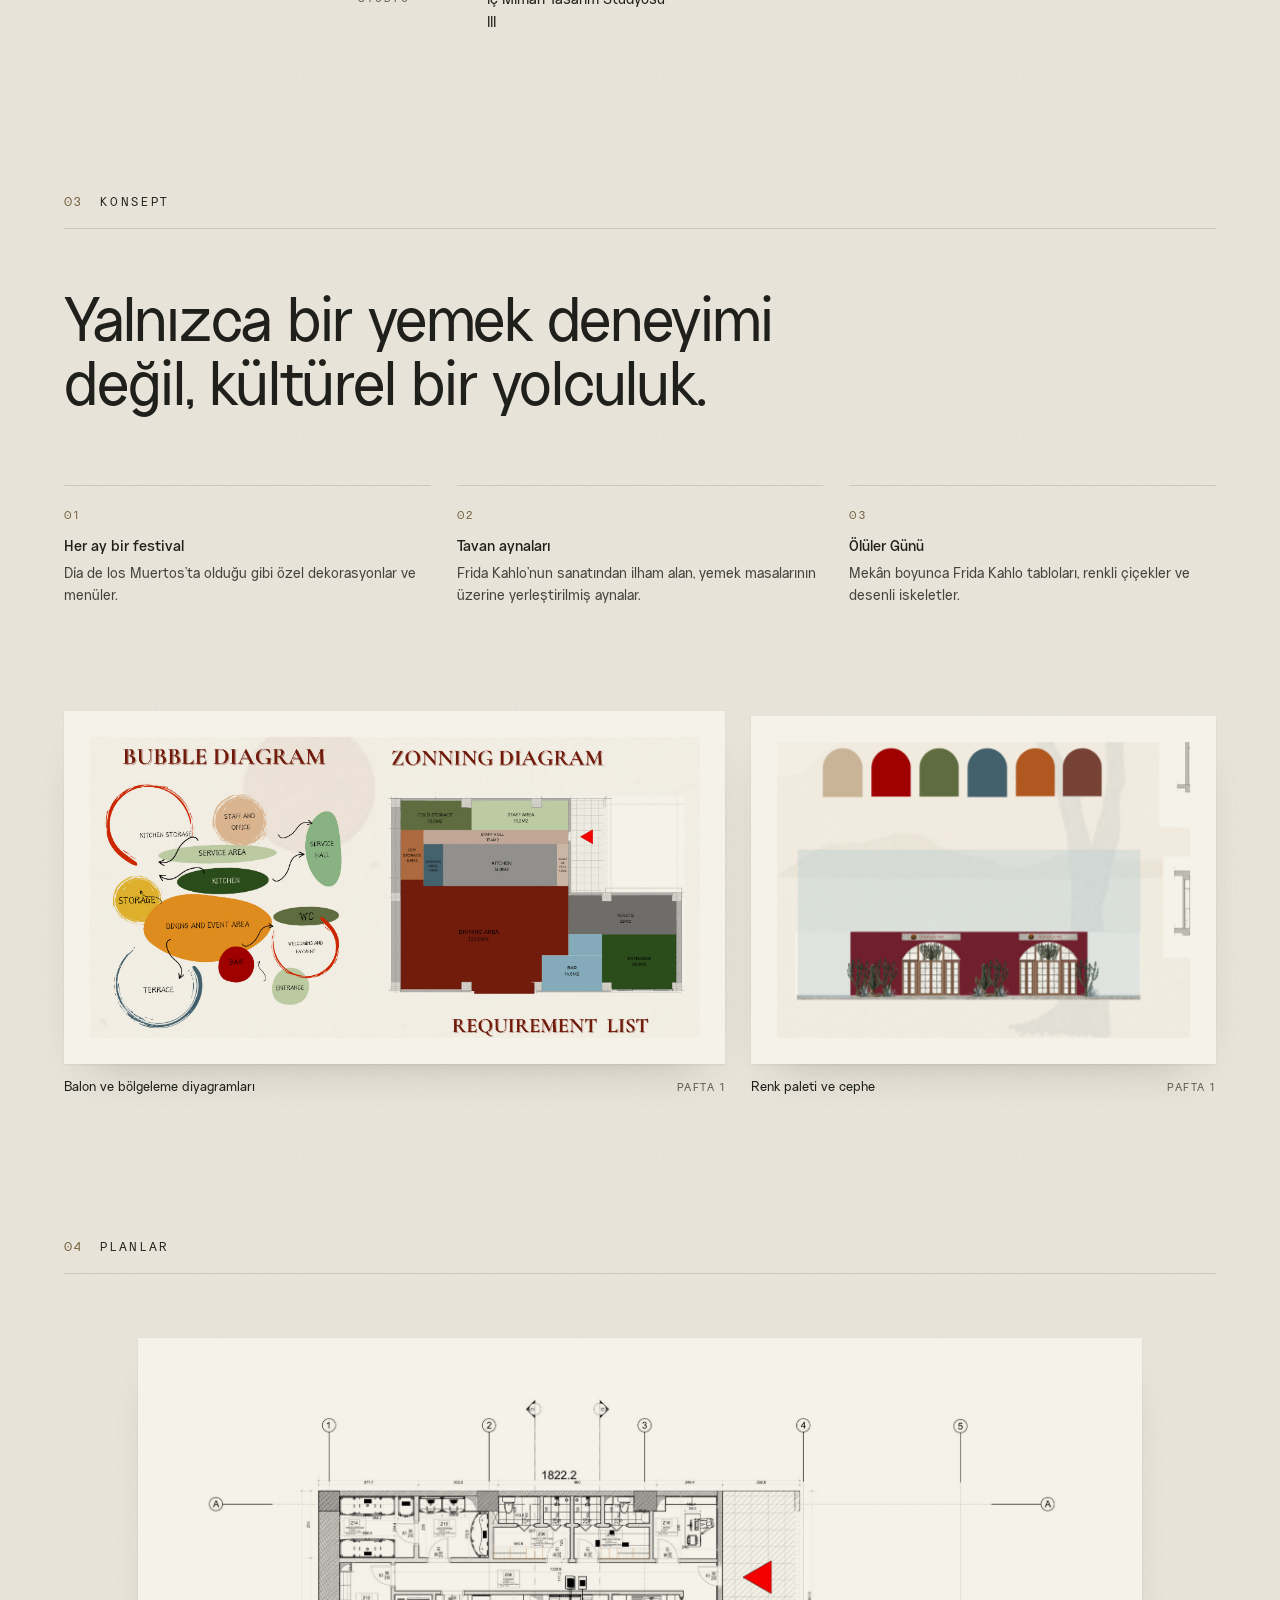
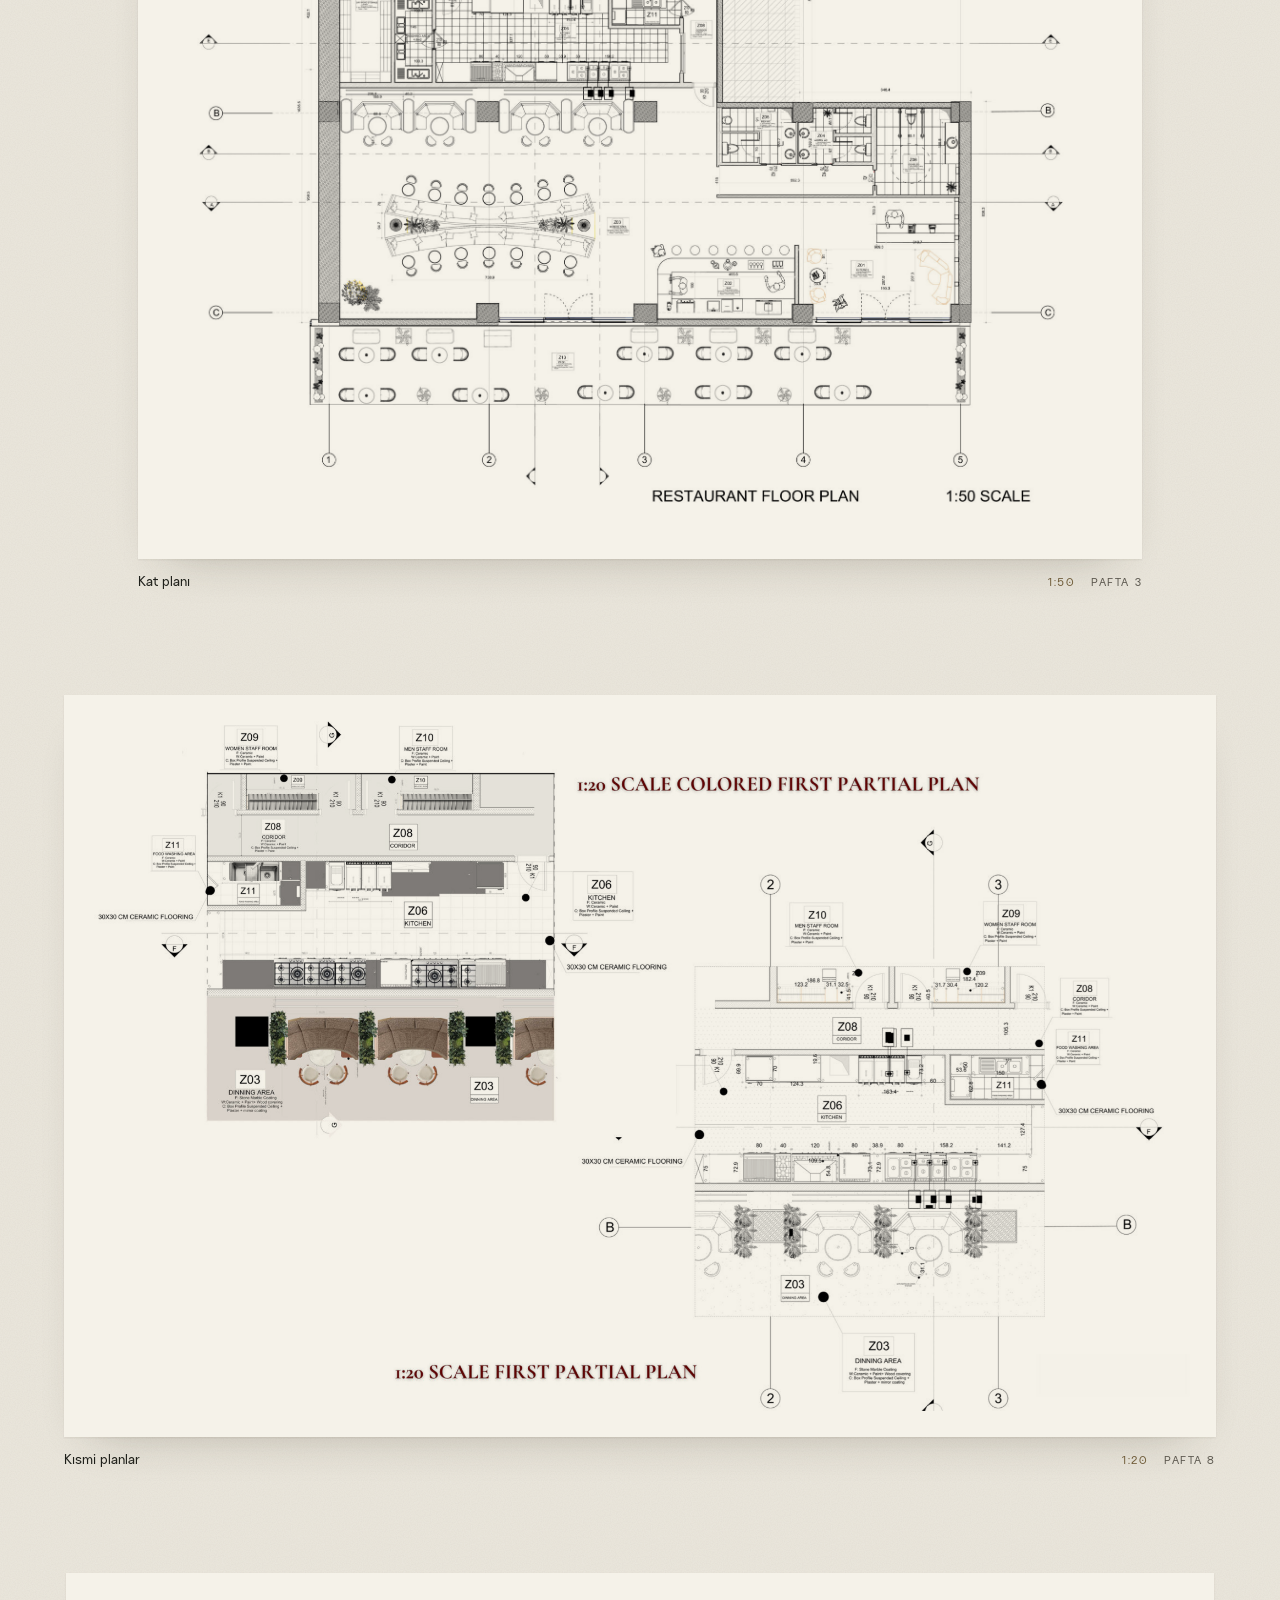
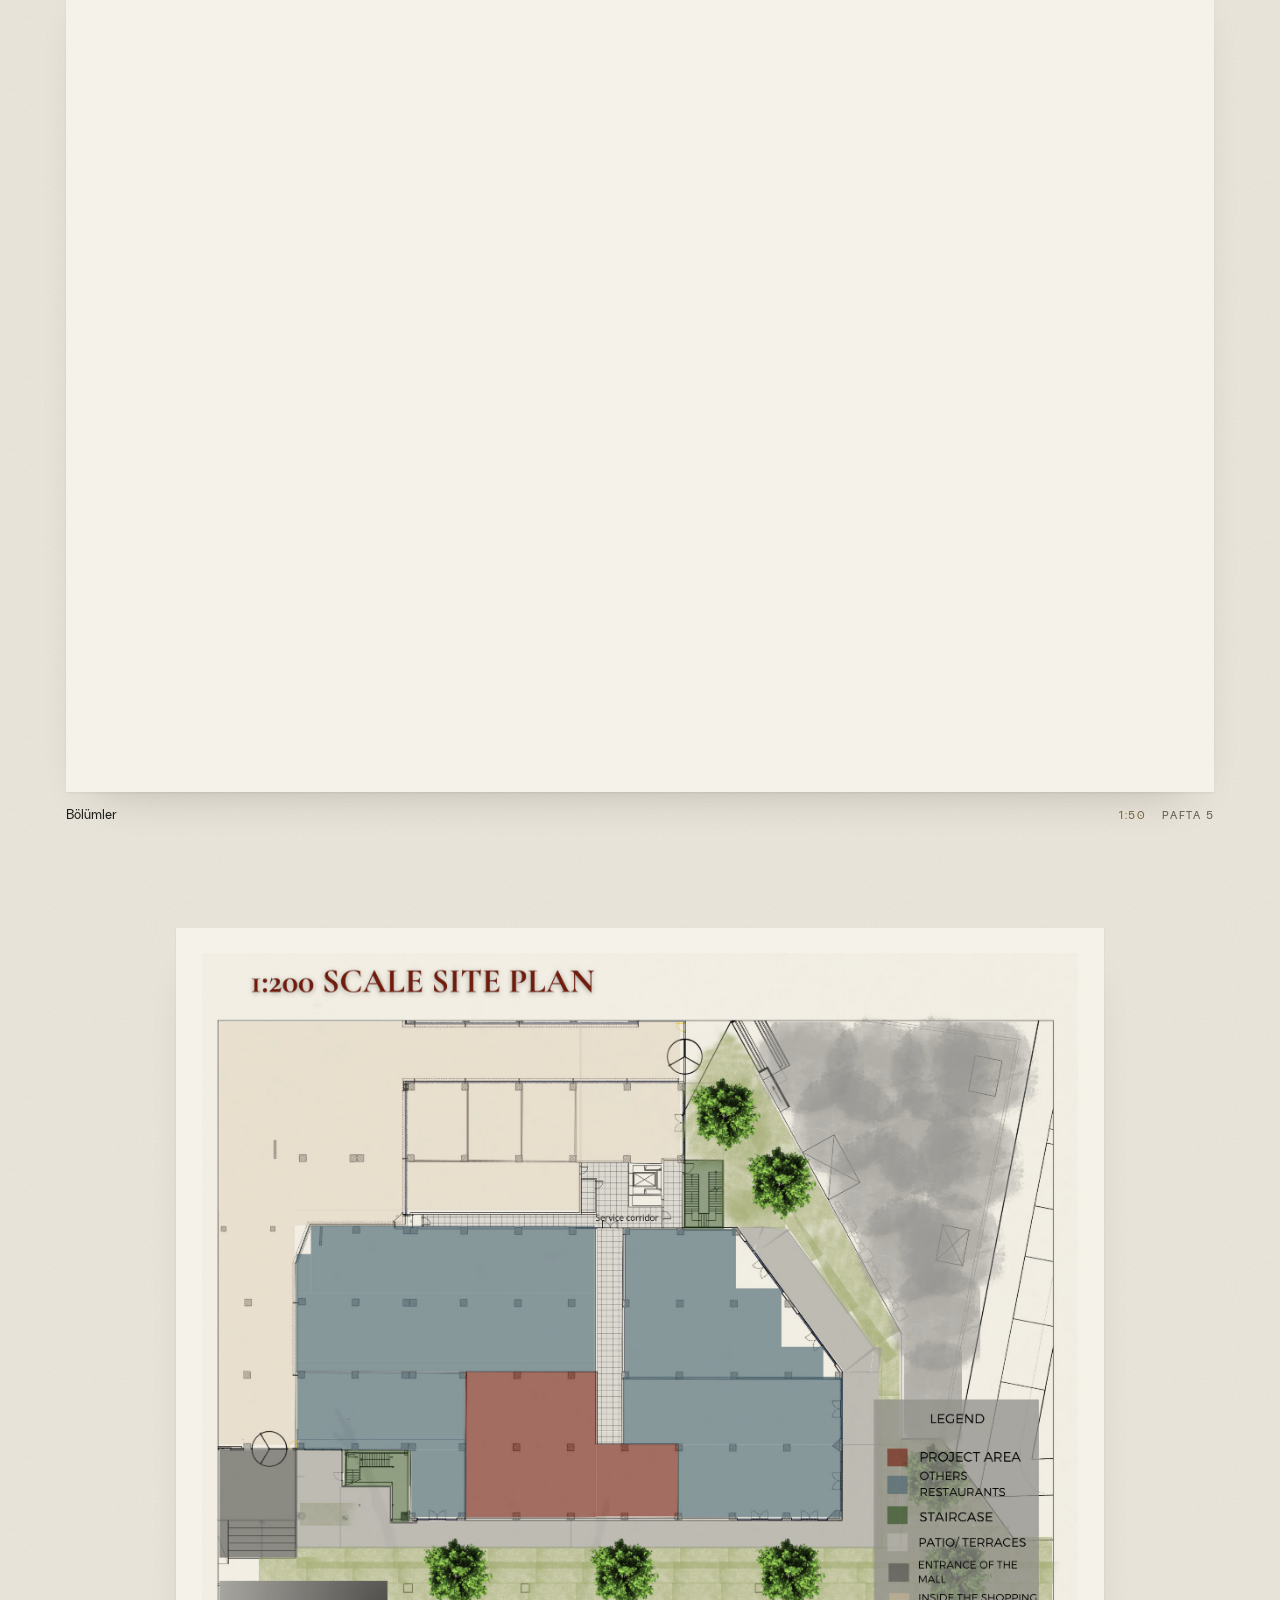
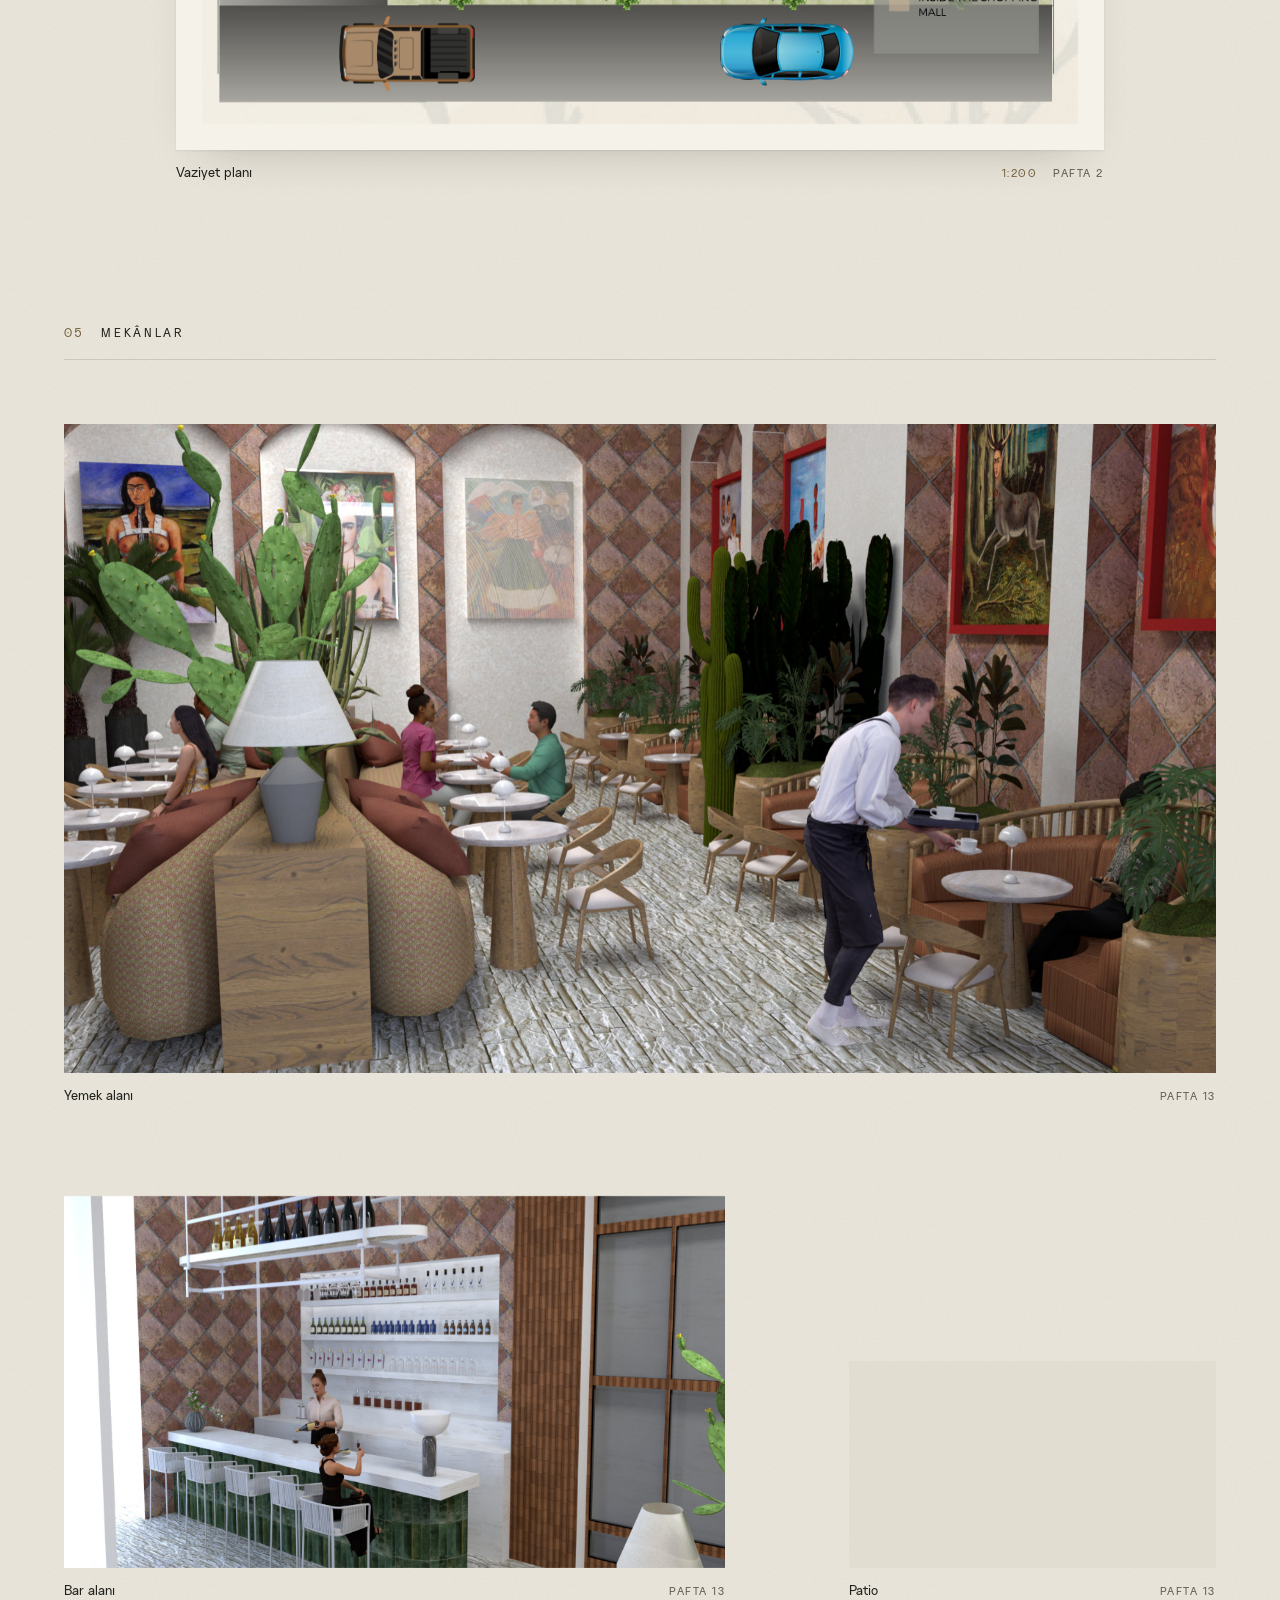
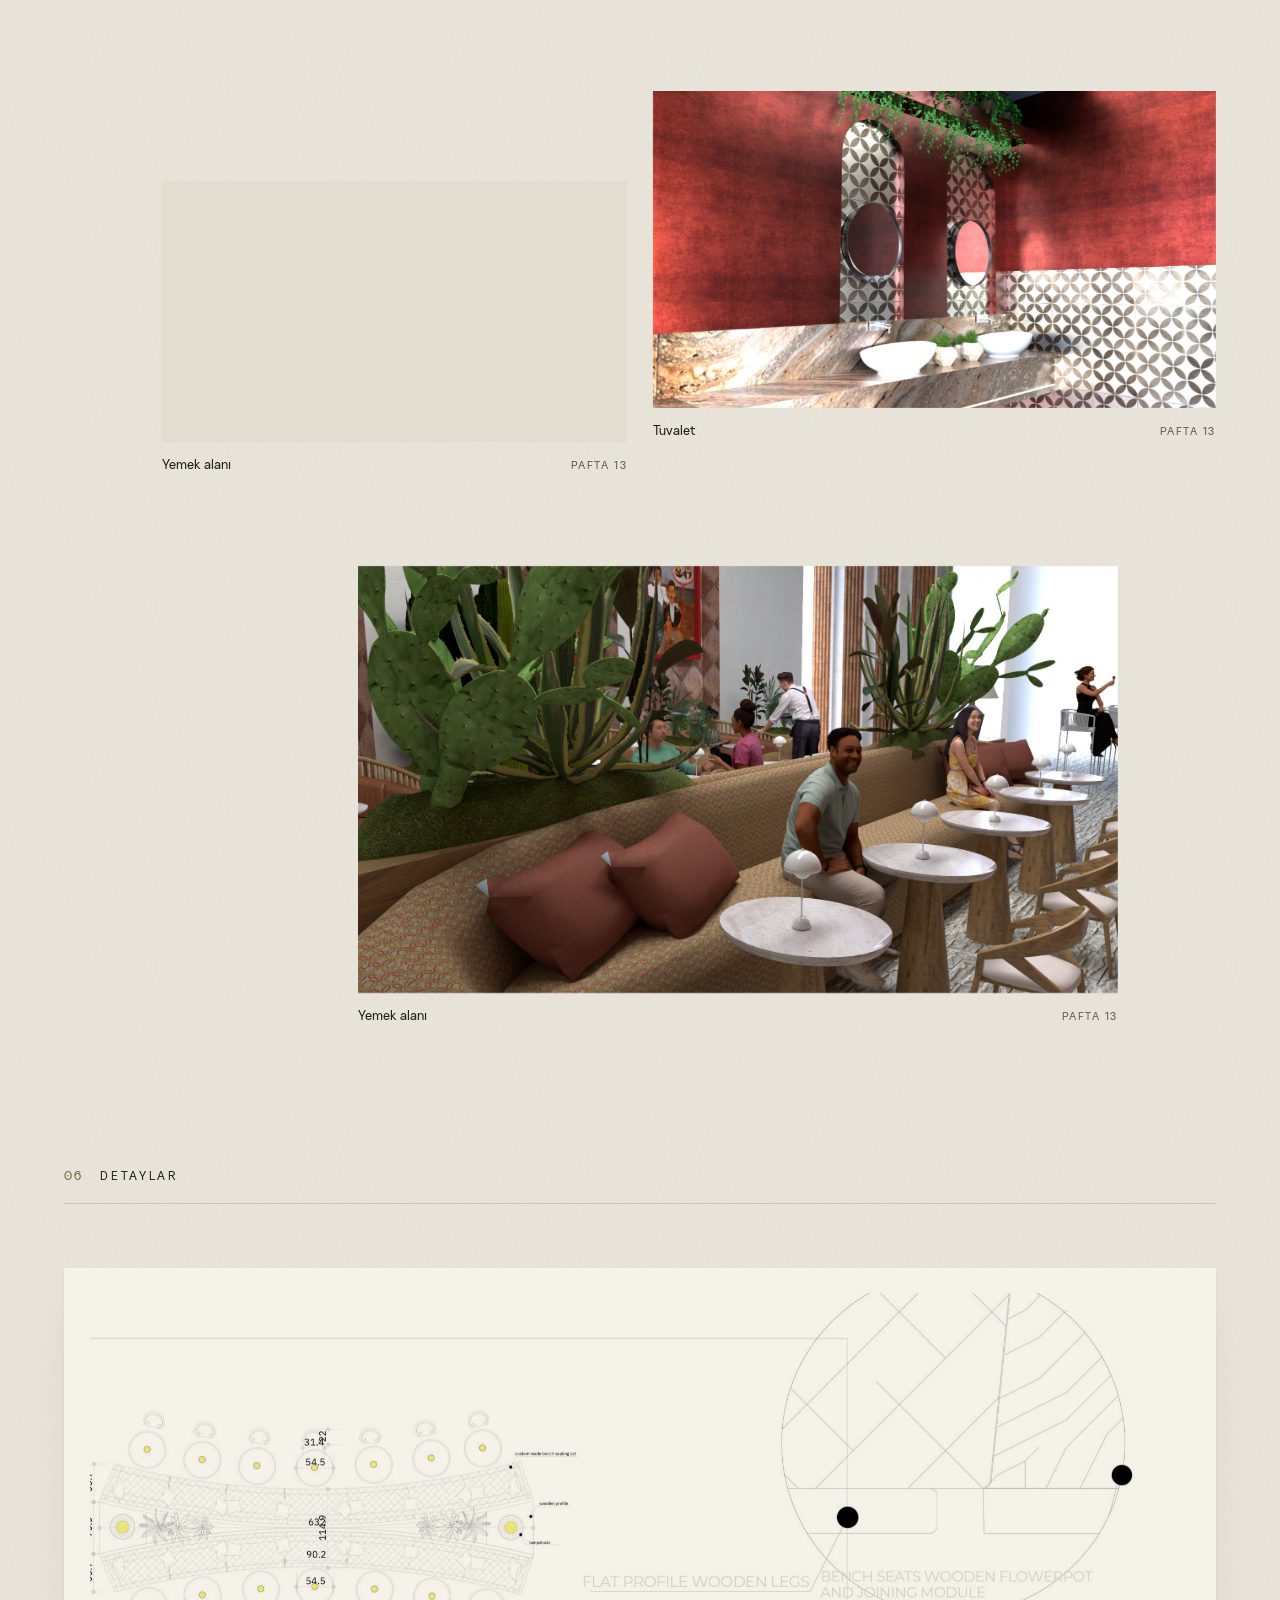
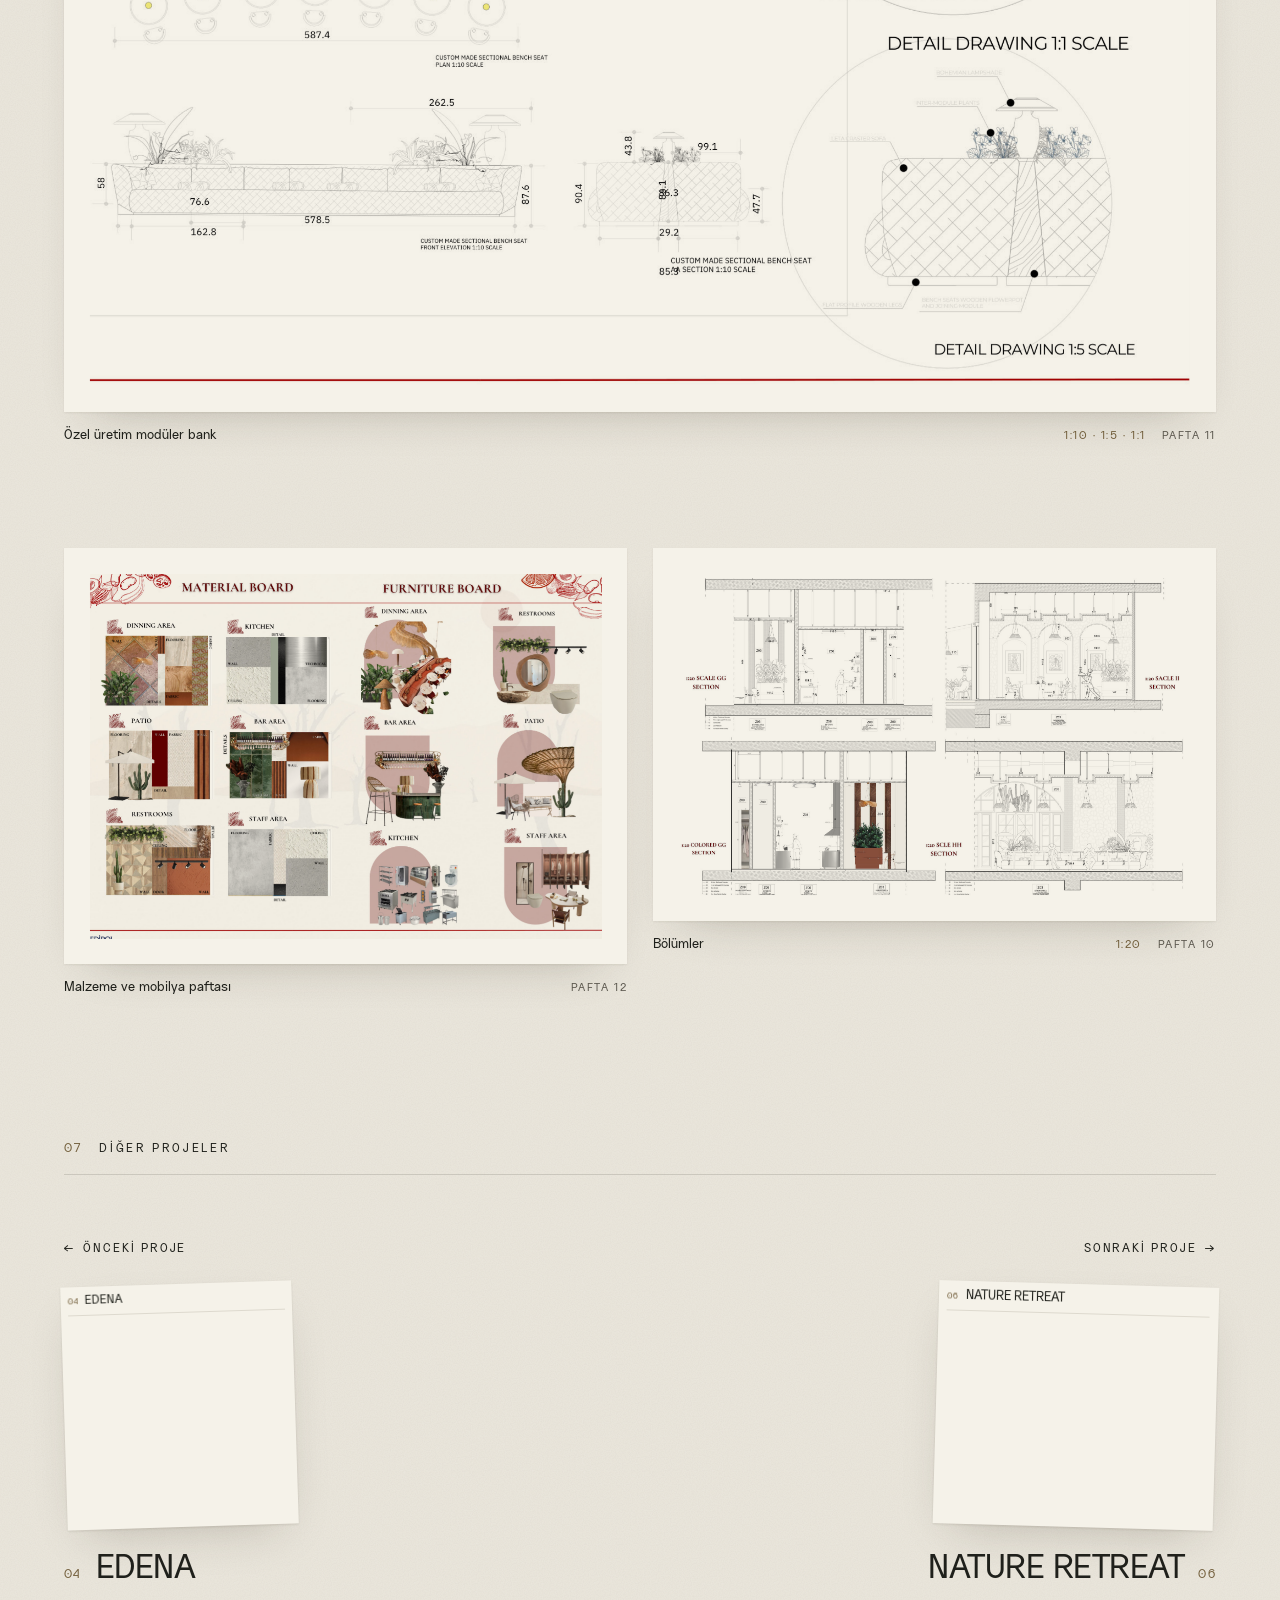
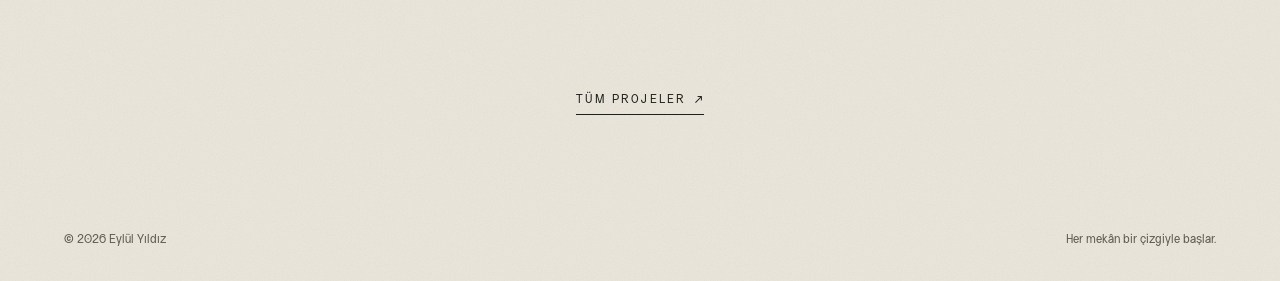
<file: projects/los-platos-de-frida/index.html>
<!doctype html>
<html lang="tr" data-project="los-platos-de-frida">
<head>
<meta charset="utf-8">
<meta name="viewport" content="width=device-width,initial-scale=1,viewport-fit=cover">
<meta name="theme-color" content="#ebe7dd">
<meta name="generator" content="project-pages">
<title>LOS PLATOS DE FRIDA — Eylül Yıldız</title>
<meta name="description" content="A concept restaurant inspired by the way Frida Kahlo transferred Mexican culture and revolutionary national identity to canvas. A different festival is celebrated every month: not only a dining experience, but a cultural journey.">
<link rel="icon" href="../../favicon.svg" type="image/svg+xml">
<meta property="og:type" content="article">
<meta property="og:site_name" content="Eylül Yıldız">
<meta property="og:title" content="LOS PLATOS DE FRIDA — Eylül Yıldız">
<meta property="og:description" content="A concept restaurant inspired by the way Frida Kahlo transferred Mexican culture and revolutionary national identity to canvas. A different festival is celebrated every month: not only a dining experience, but a cultural journey.">
<meta name="twitter:card" content="summary">
<script>
  // Before first paint: language, and whether a sheet is being handed over from the previous page.
  (function () {
    var root = document.documentElement, lang = 'tr';
    root.classList.add('js');
    try { lang = localStorage.getItem('eylul-language') === 'en' ? 'en' : 'tr'; } catch (e) {}
    root.lang = lang;
    if (lang !== 'en') root.classList.add('pp-translating');
    try {
      var h = JSON.parse(sessionStorage.getItem('eylul-sheet-handoff'));
      if (h && h.path === location.pathname && Date.now() - h.at < 8000) {
        root.style.setProperty('--pp-handoff-ratio', h.ratio);
        root.classList.add('pp-handoff');
        // Hidden until either the browser morphs it in, or project-page.js settles it.
        if (!matchMedia('(prefers-reduced-motion: reduce)').matches) root.classList.add('pp-arriving');
      }
      sessionStorage.removeItem('eylul-sheet-return');
    } catch (e) {}
    // Fires before the first frame: the arriving sheet's partner in a view transition, if the browser runs one.
    addEventListener('pagereveal', function (event) {
      var sheet = document.getElementById('pp-hero-sheet'), vt = event.viewTransition;
      window.ppReveal = vt ? 'transition' : 'none';
      if (!vt || !sheet) return;
      root.classList.remove('pp-arriving');
      sheet.style.viewTransitionName = 'project-sheet';
      var done = function () { sheet.style.viewTransitionName = ''; };
      vt.finished.then(done, done);
    });
  })();
</script>
<link rel="expect" href="#pp-hero-sheet" blocking="render">
<link rel="preload" href="../../shared/fonts/NeuethingSans-Regular.woff2" as="font" type="font/woff2" crossorigin>
<link rel="stylesheet" href="../../shared/tokens.css">
<style>@media (prefers-reduced-motion: no-preference) { @view-transition { navigation: auto; } }</style>
<link rel="stylesheet" href="../../shared/page-transition.css">
<link rel="stylesheet" href="../../project-pages/project-page.css">
<link rel="modulepreload" href="../../shared/i18n.js">
<link rel="modulepreload" href="../../shared/translations.js">
<link rel="modulepreload" href="../../shared/sheet-handoff.js">
<script type="module" src="../../project-pages/project-page.js"></script>
</head>
<body class="pp">
<a class="skip" href="#pp-main">Skip to the project</a>

<header class="pp-bar">
  <a class="pp-bar__back" href="../../#all-projects" data-stack><span aria-hidden="true">←</span> <span>Projects</span></a>
  <a class="pp-bar__name" href="../../">eylül yıldız</a>
  <div class="pp-bar__languages" role="group" aria-label="Language">
    <button type="button" data-language="tr" lang="tr" aria-label="Choose Turkish" aria-pressed="true">TR</button>
    <span aria-hidden="true">/</span>
    <button type="button" data-language="en" lang="en" aria-label="Choose English" aria-pressed="false">EN</button>
  </div>
</header>

<main id="pp-main" class="pp-main" data-number="05">
    <section class="pp-hero" aria-labelledby="pp-title">
      <div class="pp-hero__text">
        <p class="pp-kicker"><span>Project</span> <span class="pp-kicker__count">05 / 07</span></p>
        <h1 class="pp-title" id="pp-title">LOS PLATOS DE FRIDA</h1>
        <p class="pp-tagline">Frida’s Plates</p>
        <dl class="pp-hero__facts">
          <div><dt>Type</dt><dd>Concept restaurant · Mexican cuisine</dd></div>
          <div><dt>Location</dt><dd>Hilltown shopping mall</dd></div>
        </dl>
      </div>
      <figure class="pp-sheet" id="pp-hero-sheet" style="--ratio:1.4500" data-fit="contain">
        <div class="pp-sheet__paper">
          <div class="pp-sheet__heading" aria-hidden="true"><span class="pp-sheet__number">05</span><span class="pp-sheet__title">LOS PLATOS DE FRIDA</span></div>
          <div class="pp-sheet__visual"><img src="../../project-sheets/assets/los-platos-de-frida.jpg" alt="LOS PLATOS DE FRIDA — floor plan" width="2201" height="1621" fetchpriority="high" decoding="async"></div>
        </div>
      </figure>
    </section>
    <section class="pp-section pp-overview" aria-labelledby="pp-overview">
      <header class="pp-section__head">
        <span class="pp-section__number">02</span>
        <h2 class="pp-section__title" id="pp-overview">Overview</h2>
      </header>
      <div class="pp-overview__body">
        <p class="pp-lead pp-reveal">A concept restaurant inspired by the way Frida Kahlo transferred Mexican culture and revolutionary national identity to canvas. A different festival is celebrated every month: not only a dining experience, but a cultural journey.</p>
        <p class="pp-reveal">Brown, orange, green, navy blue and pink create a lively, dynamic interior. Glass mirrors on the ceiling above the dining tables add depth; sombrero hats are exhibited at the entrance.</p>
      </div>
      <dl class="pp-facts pp-reveal">
        <div><dt>Type</dt><dd>Concept restaurant · Mexican cuisine</dd></div>
        <div><dt>Location</dt><dd>Hilltown shopping mall</dd></div>
        <div><dt>Studio</dt><dd>Interior Design Studio III</dd></div>
      </dl>
    </section>
    <section class="pp-section pp-concept" aria-labelledby="pp-concept">
      <header class="pp-section__head">
        <span class="pp-section__number">03</span>
        <h2 class="pp-section__title" id="pp-concept">Concept</h2>
      </header>
      <p class="pp-statement pp-reveal">Not only a dining experience, but a cultural journey.</p>
      <ol class="pp-points">
        <li class="pp-reveal"><span class="pp-points__number">01</span><h3>A festival every month</h3><p>Special decorations and menus, as for Día de los Muertos.</p></li>
        <li class="pp-reveal"><span class="pp-points__number">02</span><h3>Ceiling mirrors</h3><p>Inspired by Frida Kahlo’s art, placed above the dining tables.</p></li>
        <li class="pp-reveal"><span class="pp-points__number">03</span><h3>Day of the Dead</h3><p>Frida Kahlo paintings, colourful flowers and patterned skeletons throughout.</p></li>
      </ol>
      <div class="pp-arrangement pp-concept__assets" data-count="2">
        <figure class="pp-figure pp-figure--drawing pp-reveal" data-index="1" data-shape="wide" style="--ratio:2.0233">
          <a class="pp-figure__frame" href="../../project-pages/assets/los-platos-de-frida/concept-diagrams-full.jpg" data-inspect data-width="3601" data-height="1780"><img src="../../project-pages/assets/los-platos-de-frida/concept-diagrams.jpg" alt="Bubble and zoning diagrams" width="2001" height="989" loading="lazy" decoding="async"><span class="pp-figure__inspect"><span aria-hidden="true">⤢</span> <span>Inspect</span></span></a>
          <figcaption><span class="pp-figure__caption">Bubble and zoning diagrams</span><span class="pp-figure__sheet"><span>Sheet</span> 1</span></figcaption>
        </figure>
        <figure class="pp-figure pp-figure--drawing pp-reveal" data-index="2" data-shape="wide" style="--ratio:1.3966">
          <a class="pp-figure__frame" href="../../project-pages/assets/los-platos-de-frida/concept-palette-full.jpg" data-inspect data-width="3600" data-height="2578"><img src="../../project-pages/assets/los-platos-de-frida/concept-palette.jpg" alt="Colour palette and facade" width="2000" height="1432" loading="lazy" decoding="async"><span class="pp-figure__inspect"><span aria-hidden="true">⤢</span> <span>Inspect</span></span></a>
          <figcaption><span class="pp-figure__caption">Colour palette and facade</span><span class="pp-figure__sheet"><span>Sheet</span> 1</span></figcaption>
        </figure>
      </div>
    </section>
    <section class="pp-section pp-plans" aria-labelledby="pp-plans">
      <header class="pp-section__head">
        <span class="pp-section__number">04</span>
        <h2 class="pp-section__title" id="pp-plans">Plans</h2>
      </header>
      <div class="pp-drawings">
        <figure class="pp-figure pp-figure--drawing pp-reveal" data-index="1" data-shape="wide" style="--ratio:1.2384">
          <a class="pp-figure__frame" href="../../project-pages/assets/los-platos-de-frida/plans-floor-plan-full.jpg" data-inspect data-width="3600" data-height="2907"><img src="../../project-pages/assets/los-platos-de-frida/plans-floor-plan.jpg" alt="Floor plan" width="2000" height="1615" loading="lazy" decoding="async"><span class="pp-figure__inspect"><span aria-hidden="true">⤢</span> <span>Inspect</span></span></a>
          <figcaption><span class="pp-figure__caption">Floor plan</span><span class="pp-figure__scale">1:50</span><span class="pp-figure__sheet"><span>Sheet</span> 3</span></figcaption>
        </figure>
        <figure class="pp-figure pp-figure--drawing pp-reveal" data-index="2" data-shape="wide" style="--ratio:1.5936">
          <a class="pp-figure__frame" href="../../project-pages/assets/los-platos-de-frida/plans-partial-plans-full.jpg" data-inspect data-width="3600" data-height="2259"><img src="../../project-pages/assets/los-platos-de-frida/plans-partial-plans.jpg" alt="Partial plans" width="2000" height="1255" loading="lazy" decoding="async"><span class="pp-figure__inspect"><span aria-hidden="true">⤢</span> <span>Inspect</span></span></a>
          <figcaption><span class="pp-figure__caption">Partial plans</span><span class="pp-figure__scale">1:20</span><span class="pp-figure__sheet"><span>Sheet</span> 8</span></figcaption>
        </figure>
        <figure class="pp-figure pp-figure--drawing pp-reveal" data-index="3" data-shape="wide" style="--ratio:1.4293">
          <a class="pp-figure__frame" href="../../project-pages/assets/los-platos-de-frida/plans-sections-full.jpg" data-inspect data-width="3601" data-height="2520"><img src="../../project-pages/assets/los-platos-de-frida/plans-sections.jpg" alt="Sections" width="2001" height="1400" loading="lazy" decoding="async"><span class="pp-figure__inspect"><span aria-hidden="true">⤢</span> <span>Inspect</span></span></a>
          <figcaption><span class="pp-figure__caption">Sections</span><span class="pp-figure__scale">1:50</span><span class="pp-figure__sheet"><span>Sheet</span> 5</span></figcaption>
        </figure>
        <figure class="pp-figure pp-figure--drawing pp-reveal" data-index="4" data-shape="wide" style="--ratio:1.1376">
          <a class="pp-figure__frame" href="../../project-pages/assets/los-platos-de-frida/plans-site-plan-full.jpg" data-inspect data-width="3600" data-height="3165"><img src="../../project-pages/assets/los-platos-de-frida/plans-site-plan.jpg" alt="Site plan" width="2001" height="1759" loading="lazy" decoding="async"><span class="pp-figure__inspect"><span aria-hidden="true">⤢</span> <span>Inspect</span></span></a>
          <figcaption><span class="pp-figure__caption">Site plan</span><span class="pp-figure__scale">1:200</span><span class="pp-figure__sheet"><span>Sheet</span> 2</span></figcaption>
        </figure>
      </div>
    </section>
    <section class="pp-section pp-spaces" aria-labelledby="pp-spaces">
      <header class="pp-section__head">
        <span class="pp-section__number">05</span>
        <h2 class="pp-section__title" id="pp-spaces">Spaces</h2>
      </header>
      <div class="pp-arrangement pp-spaces__grid" data-count="6">
        <figure class="pp-figure pp-figure--render pp-reveal" data-index="1" data-shape="wide" style="--ratio:1.7769">
          <div class="pp-figure__frame"><img src="../../project-pages/assets/los-platos-de-frida/spaces-dining.jpg" alt="Dining area" width="1800" height="1013" loading="lazy" decoding="async"></div>
          <figcaption><span class="pp-figure__caption">Dining area</span><span class="pp-figure__sheet"><span>Sheet</span> 13</span></figcaption>
        </figure>
        <figure class="pp-figure pp-figure--render pp-reveal" data-index="2" data-shape="wide" style="--ratio:1.7769">
          <div class="pp-figure__frame"><img src="../../project-pages/assets/los-platos-de-frida/spaces-bar.jpg" alt="Bar area" width="1800" height="1013" loading="lazy" decoding="async"></div>
          <figcaption><span class="pp-figure__caption">Bar area</span><span class="pp-figure__sheet"><span>Sheet</span> 13</span></figcaption>
        </figure>
        <figure class="pp-figure pp-figure--render pp-reveal" data-index="3" data-shape="wide" style="--ratio:1.7769">
          <div class="pp-figure__frame"><img src="../../project-pages/assets/los-platos-de-frida/spaces-patio.jpg" alt="Patio" width="1800" height="1013" loading="lazy" decoding="async"></div>
          <figcaption><span class="pp-figure__caption">Patio</span><span class="pp-figure__sheet"><span>Sheet</span> 13</span></figcaption>
        </figure>
        <figure class="pp-figure pp-figure--render pp-reveal" data-index="4" data-shape="wide" style="--ratio:1.7769">
          <div class="pp-figure__frame"><img src="../../project-pages/assets/los-platos-de-frida/spaces-dining-paintings.jpg" alt="Dining area" width="1800" height="1013" loading="lazy" decoding="async"></div>
          <figcaption><span class="pp-figure__caption">Dining area</span><span class="pp-figure__sheet"><span>Sheet</span> 13</span></figcaption>
        </figure>
        <figure class="pp-figure pp-figure--render pp-reveal" data-index="5" data-shape="wide" style="--ratio:1.7769">
          <div class="pp-figure__frame"><img src="../../project-pages/assets/los-platos-de-frida/spaces-restroom.jpg" alt="Restroom" width="1800" height="1013" loading="lazy" decoding="async"></div>
          <figcaption><span class="pp-figure__caption">Restroom</span><span class="pp-figure__sheet"><span>Sheet</span> 13</span></figcaption>
        </figure>
        <figure class="pp-figure pp-figure--render pp-reveal" data-index="6" data-shape="wide" style="--ratio:1.7769">
          <div class="pp-figure__frame"><img src="../../project-pages/assets/los-platos-de-frida/spaces-dining-bench.jpg" alt="Dining area" width="1800" height="1013" loading="lazy" decoding="async"></div>
          <figcaption><span class="pp-figure__caption">Dining area</span><span class="pp-figure__sheet"><span>Sheet</span> 13</span></figcaption>
        </figure>
      </div>
    </section>
    <section class="pp-section pp-details" aria-labelledby="pp-details">
      <header class="pp-section__head">
        <span class="pp-section__number">06</span>
        <h2 class="pp-section__title" id="pp-details">Details</h2>
      </header>
      <div class="pp-drawings pp-drawings--details" data-count="3">
        <figure class="pp-figure pp-figure--drawing pp-reveal" data-index="1" data-shape="wide" style="--ratio:1.5868">
          <a class="pp-figure__frame" href="../../project-pages/assets/los-platos-de-frida/details-bench-full.jpg" data-inspect data-width="3601" data-height="2270"><img src="../../project-pages/assets/los-platos-de-frida/details-bench.jpg" alt="Custom-made sectional bench seat" width="2001" height="1261" loading="lazy" decoding="async"><span class="pp-figure__inspect"><span aria-hidden="true">⤢</span> <span>Inspect</span></span></a>
          <figcaption><span class="pp-figure__caption">Custom-made sectional bench seat</span><span class="pp-figure__scale">1:10 · 1:5 · 1:1</span><span class="pp-figure__sheet"><span>Sheet</span> 11</span></figcaption>
        </figure>
        <figure class="pp-figure pp-figure--drawing pp-reveal" data-index="2" data-shape="wide" style="--ratio:1.4042">
          <a class="pp-figure__frame" href="../../project-pages/assets/los-platos-de-frida/details-boards-full.jpg" data-inspect data-width="3600" data-height="2565"><img src="../../project-pages/assets/los-platos-de-frida/details-boards.jpg" alt="Material board and furniture board" width="2001" height="1425" loading="lazy" decoding="async"><span class="pp-figure__inspect"><span aria-hidden="true">⤢</span> <span>Inspect</span></span></a>
          <figcaption><span class="pp-figure__caption">Material board and furniture board</span><span class="pp-figure__sheet"><span>Sheet</span> 12</span></figcaption>
        </figure>
        <figure class="pp-figure pp-figure--drawing pp-reveal" data-index="3" data-shape="wide" style="--ratio:1.5936">
          <a class="pp-figure__frame" href="../../project-pages/assets/los-platos-de-frida/details-sections-full.jpg" data-inspect data-width="3600" data-height="2259"><img src="../../project-pages/assets/los-platos-de-frida/details-sections.jpg" alt="Sections" width="2000" height="1255" loading="lazy" decoding="async"><span class="pp-figure__inspect"><span aria-hidden="true">⤢</span> <span>Inspect</span></span></a>
          <figcaption><span class="pp-figure__caption">Sections</span><span class="pp-figure__scale">1:20</span><span class="pp-figure__sheet"><span>Sheet</span> 10</span></figcaption>
        </figure>
      </div>
    </section>
    <nav class="pp-section pp-nav" aria-labelledby="pp-more">
      <header class="pp-section__head">
        <span class="pp-section__number">07</span>
        <h2 class="pp-section__title" id="pp-more">More projects</h2>
      </header>
      <div class="pp-nav__pair">
        <a class="pp-nav__link pp-nav__link--previous" href="../../projects/edena/" data-neighbour>
          <span class="pp-nav__direction"><span aria-hidden="true">←</span> <span>Previous project</span></span>
          <span class="pp-nav__sheet pp-sheet" style="--ratio:0.9500" data-fit="contain">
            <span class="pp-sheet__paper">
              <span class="pp-sheet__heading" aria-hidden="true"><span class="pp-sheet__number">04</span><span class="pp-sheet__title">EDENA</span></span>
              <span class="pp-sheet__visual"><img src="../../project-sheets/assets/edena.jpg" alt="" width="1188" height="2201" loading="lazy" decoding="async"></span>
            </span>
          </span>
          <span class="pp-nav__name"><span class="pp-nav__number">04</span> <span class="pp-nav__title">EDENA</span></span>
        </a>
        <a class="pp-nav__link pp-nav__link--next" href="../../projects/nature-retreat/" data-neighbour>
          <span class="pp-nav__direction"><span>Next project</span> <span aria-hidden="true">→</span></span>
          <span class="pp-nav__sheet pp-sheet" style="--ratio:1.1500" data-fit="contain">
            <span class="pp-sheet__paper">
              <span class="pp-sheet__heading" aria-hidden="true"><span class="pp-sheet__number">06</span><span class="pp-sheet__title">NATURE RETREAT</span></span>
              <span class="pp-sheet__visual"><img src="../../project-sheets/assets/nature-retreat-ground-floor.jpg" alt="" width="1801" height="1578" loading="lazy" decoding="async"></span>
            </span>
          </span>
          <span class="pp-nav__name"><span class="pp-nav__number">06</span> <span class="pp-nav__title">NATURE RETREAT</span></span>
        </a>
      </div>
      <a class="pp-nav__all" href="../../#all-projects" data-stack><span>All projects</span> <span aria-hidden="true">↗</span></a>
    </nav>
</main>

<footer class="pp-foot">
  <p>© 2026 Eylül Yıldız</p>
  <p>Every space begins with a line.</p>
</footer>

<dialog class="pp-inspect" aria-label="Drawing viewer">
  <div class="pp-inspect__stage"><img class="pp-inspect__image" alt=""></div>
  <div class="pp-inspect__bar">
    <p class="pp-inspect__caption"></p>
    <div class="pp-inspect__tools">
      <button type="button" data-zoom="out" aria-label="Zoom out">−</button>
      <button type="button" data-zoom="fit">Fit</button>
      <button type="button" data-zoom="in" aria-label="Zoom in">+</button>
      <button type="button" data-close>Close</button>
    </div>
  </div>
</dialog>
</body>
</html>
</file>
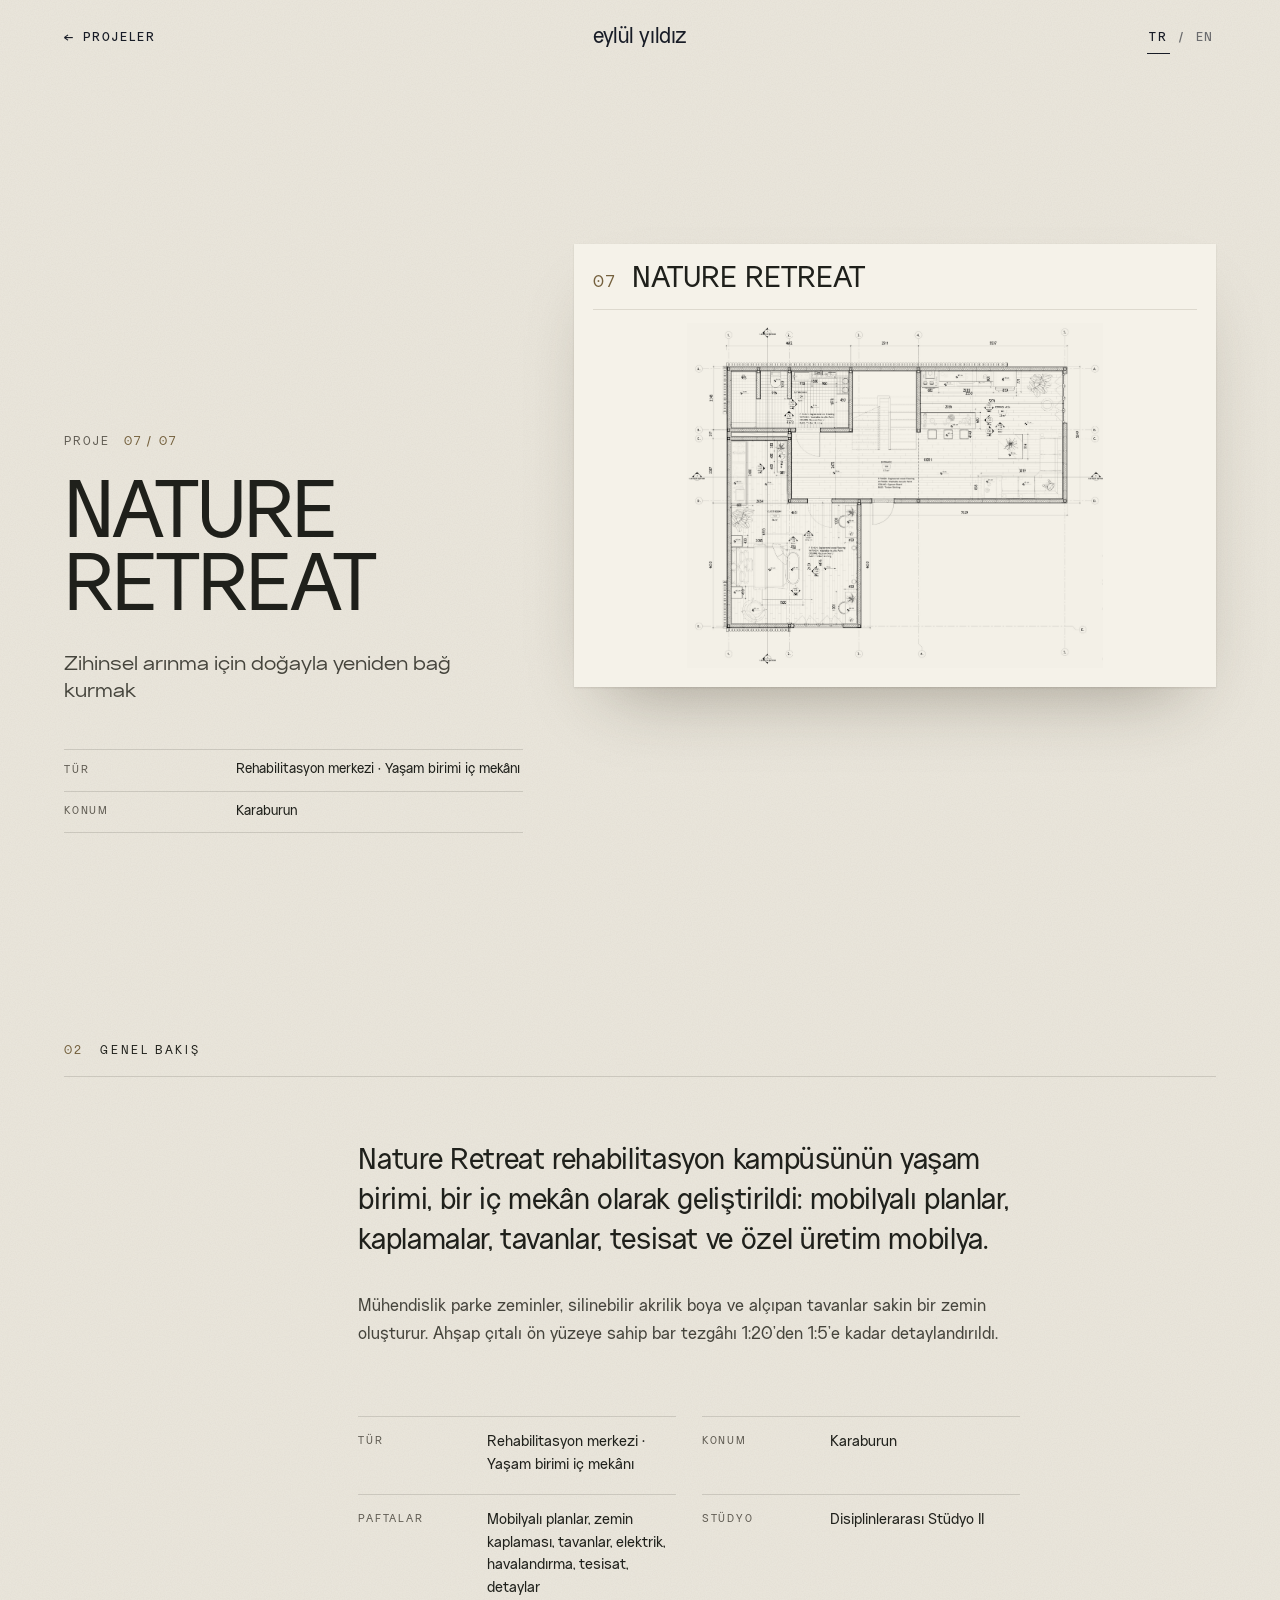
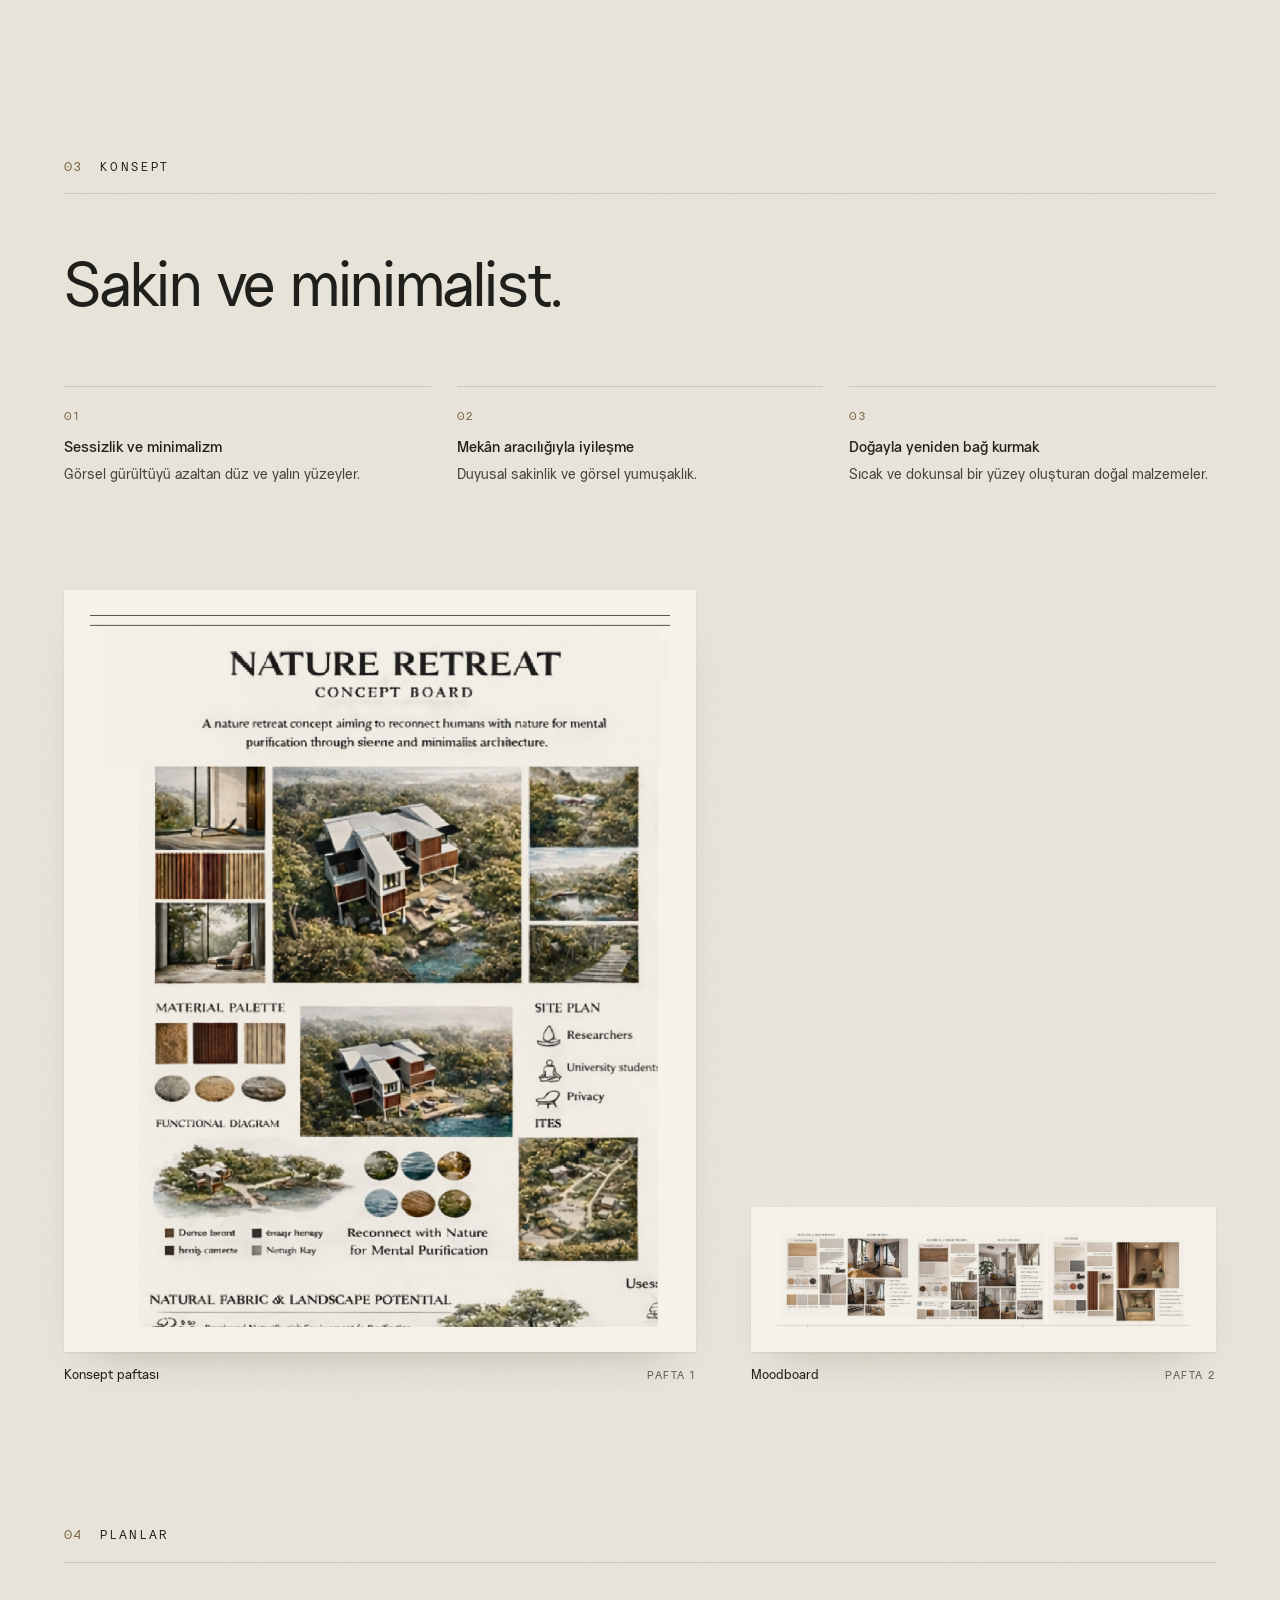
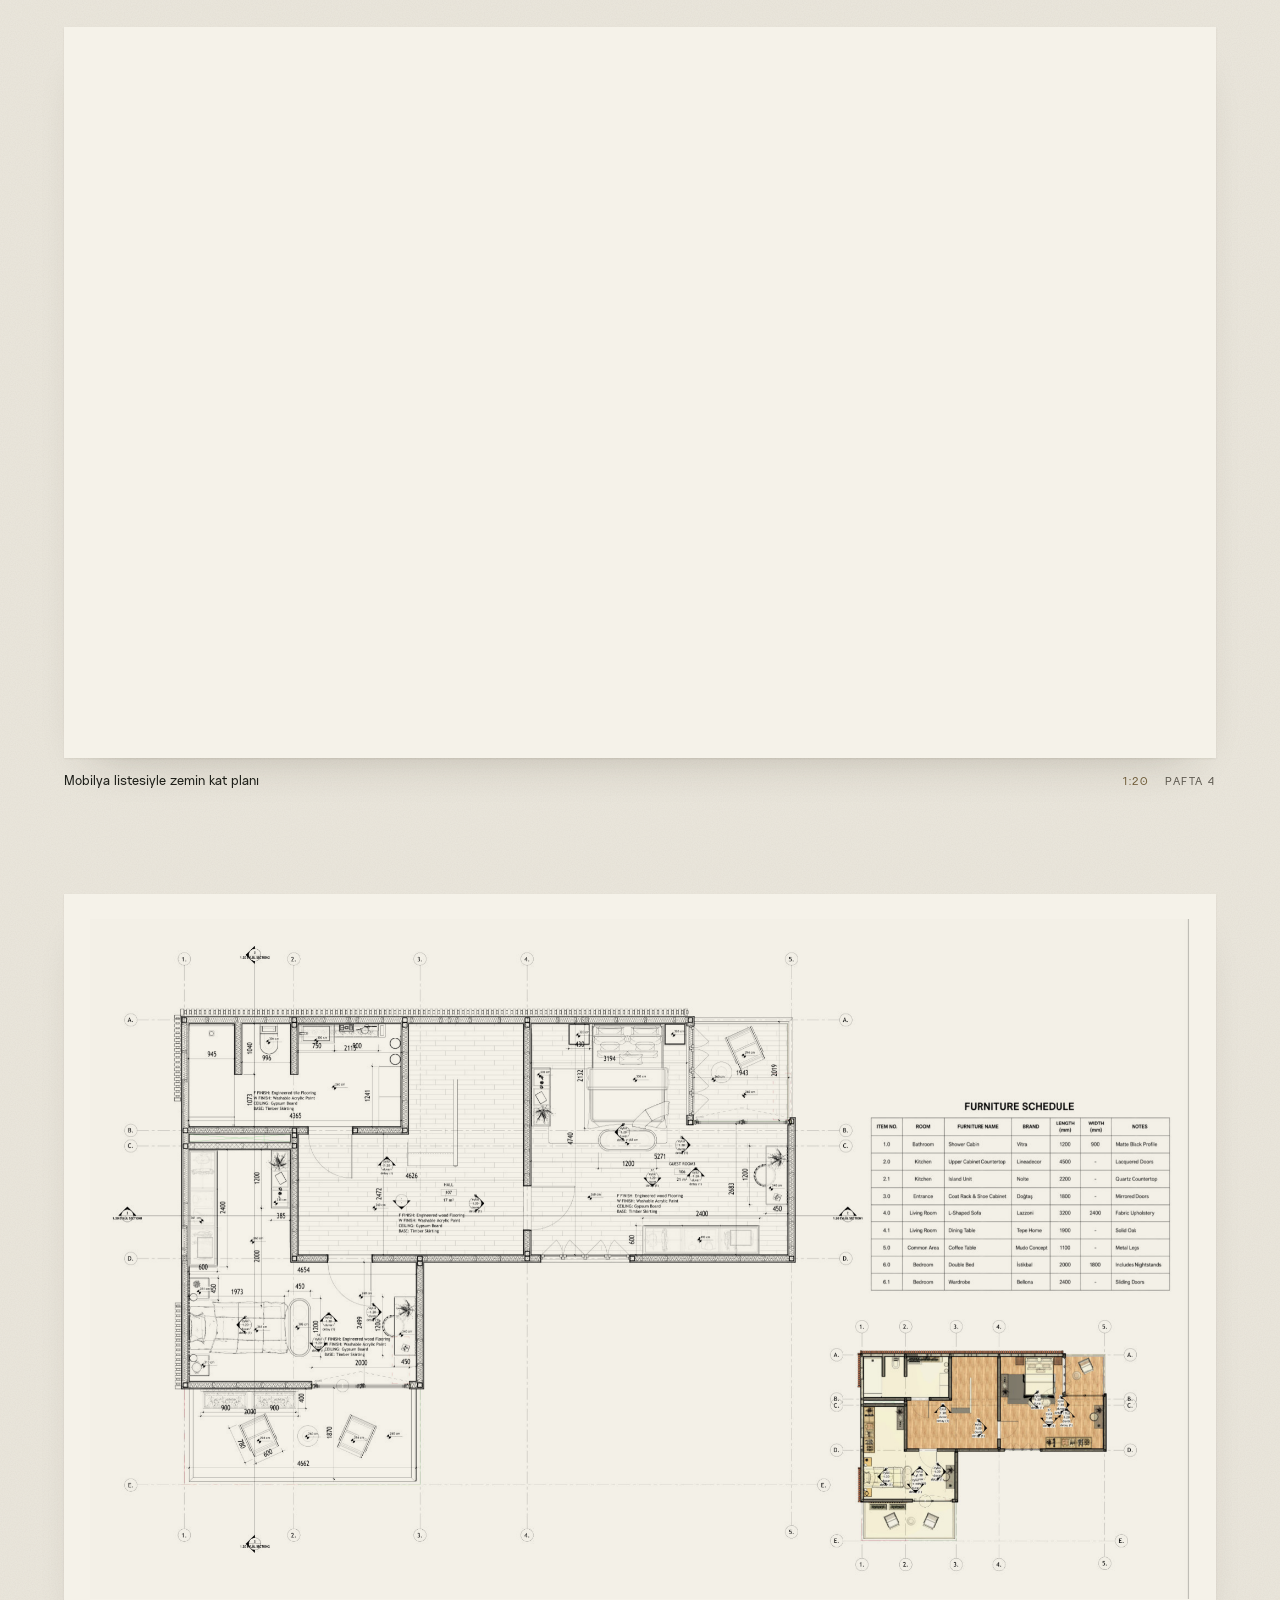
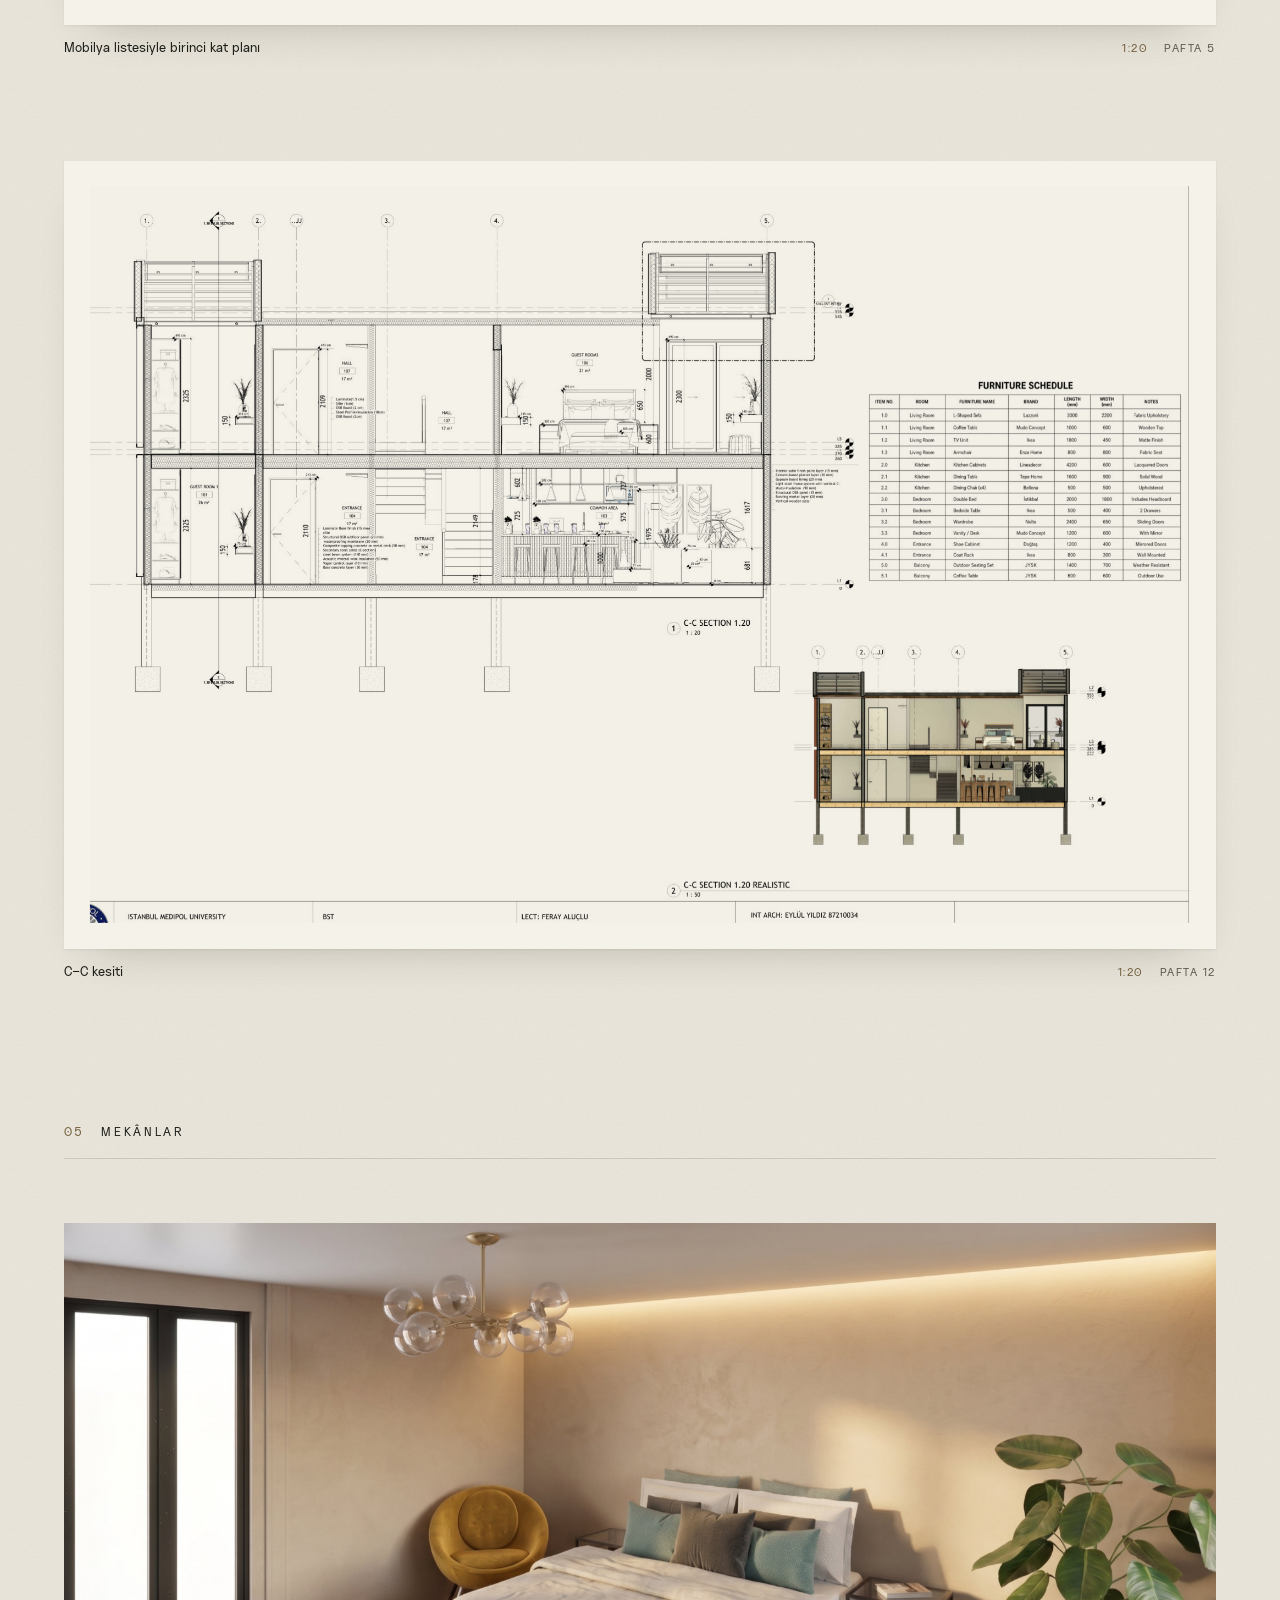
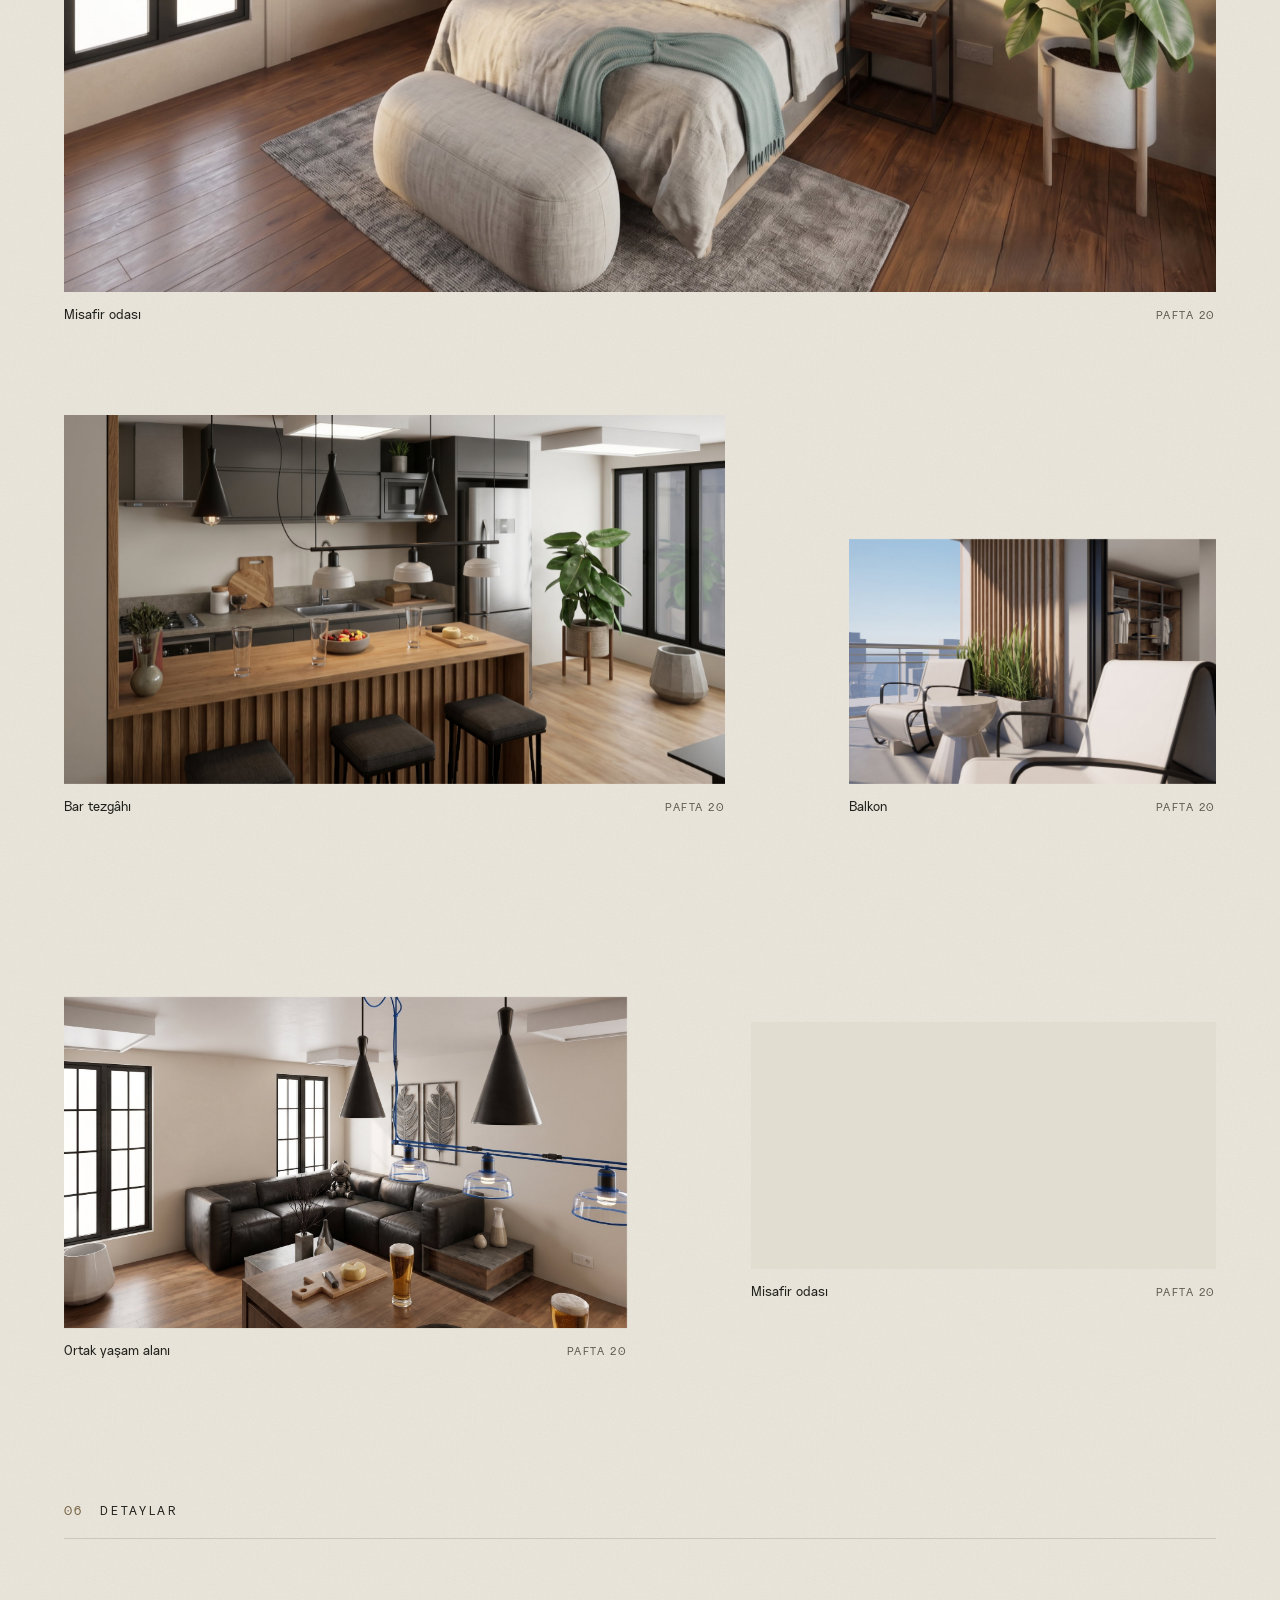
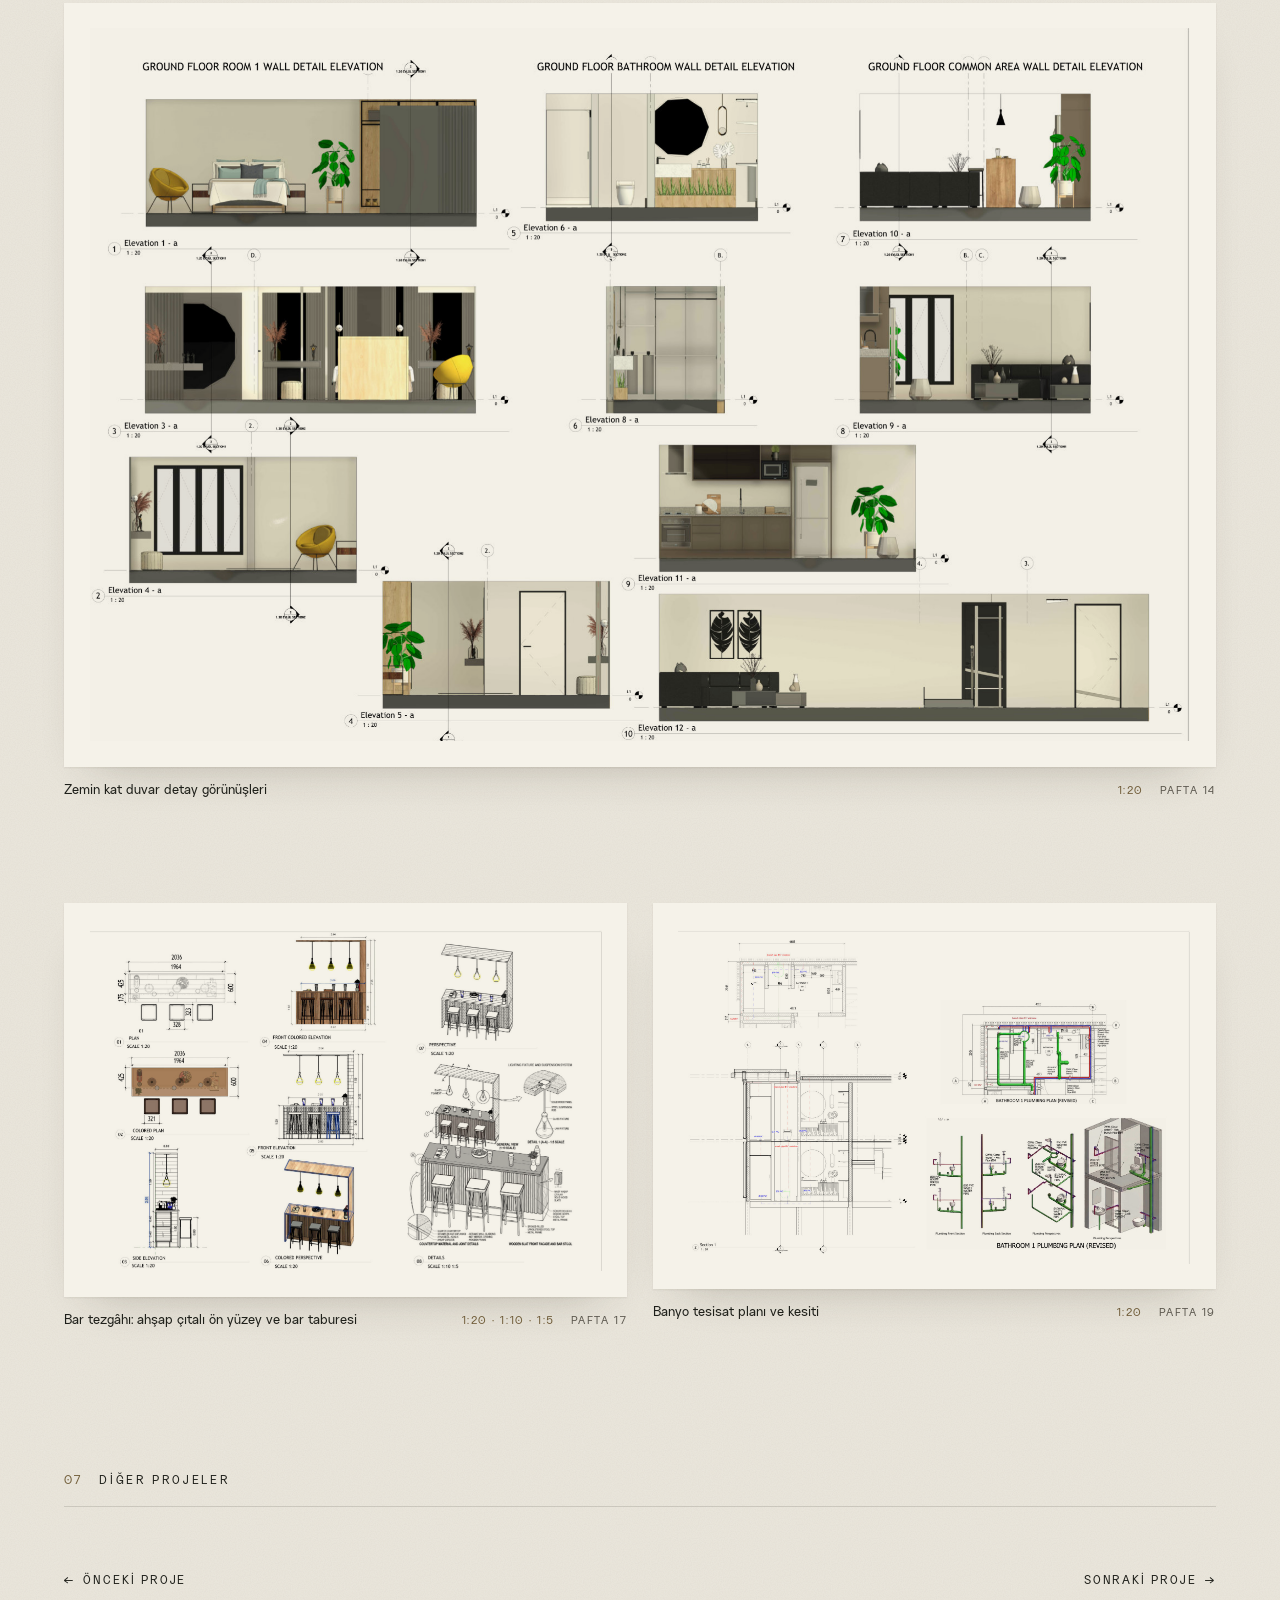
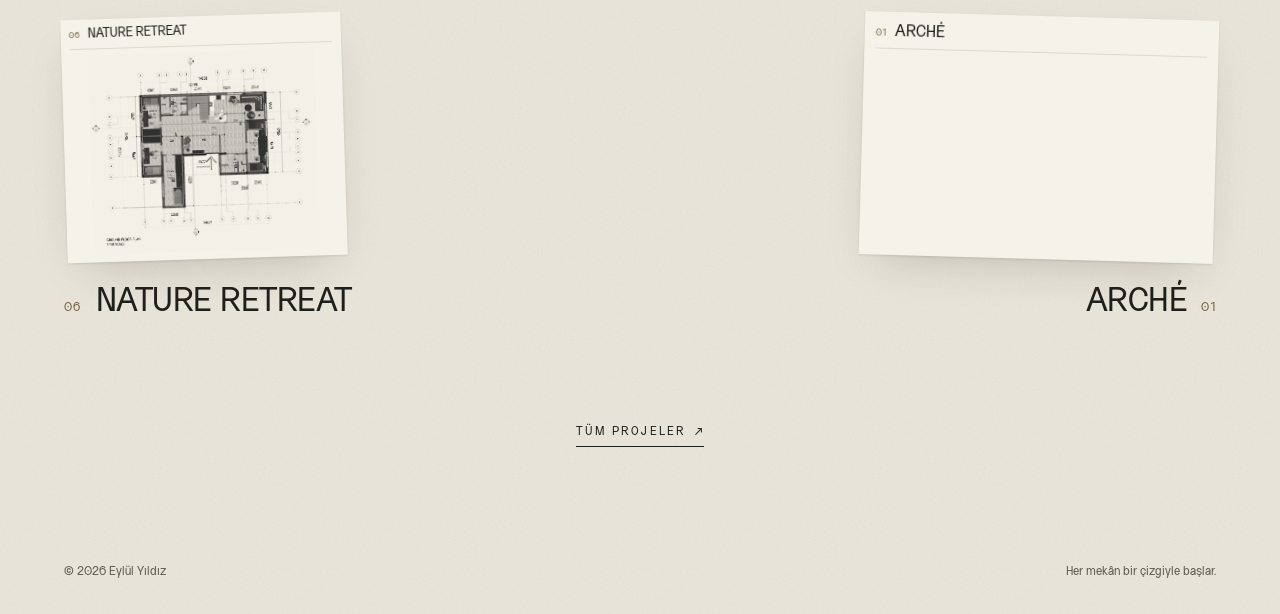
<file: projects/nature-retreat-2/index.html>
<!doctype html>
<html lang="tr" data-project="nature-retreat-2">
<head>
<meta charset="utf-8">
<meta name="viewport" content="width=device-width,initial-scale=1,viewport-fit=cover">
<meta name="theme-color" content="#ebe7dd">
<meta name="generator" content="project-pages">
<title>NATURE RETREAT — Eylül Yıldız</title>
<meta name="description" content="The living unit of the Nature Retreat rehabilitation campus, developed as an interior: furnished plans, finishes, ceilings, services and custom joinery.">
<link rel="icon" href="../../favicon.svg" type="image/svg+xml">
<meta property="og:type" content="article">
<meta property="og:site_name" content="Eylül Yıldız">
<meta property="og:title" content="NATURE RETREAT — Eylül Yıldız">
<meta property="og:description" content="The living unit of the Nature Retreat rehabilitation campus, developed as an interior: furnished plans, finishes, ceilings, services and custom joinery.">
<meta name="twitter:card" content="summary">
<script>
  // Before first paint: language, and whether a sheet is being handed over from the previous page.
  (function () {
    var root = document.documentElement, lang = 'tr';
    root.classList.add('js');
    try { lang = localStorage.getItem('eylul-language') === 'en' ? 'en' : 'tr'; } catch (e) {}
    root.lang = lang;
    if (lang !== 'en') root.classList.add('pp-translating');
    try {
      var h = JSON.parse(sessionStorage.getItem('eylul-sheet-handoff'));
      if (h && h.path === location.pathname && Date.now() - h.at < 8000) {
        root.style.setProperty('--pp-handoff-ratio', h.ratio);
        root.classList.add('pp-handoff');
        // Hidden until either the browser morphs it in, or project-page.js settles it.
        if (!matchMedia('(prefers-reduced-motion: reduce)').matches) root.classList.add('pp-arriving');
      }
      sessionStorage.removeItem('eylul-sheet-return');
    } catch (e) {}
    // Fires before the first frame: the arriving sheet's partner in a view transition, if the browser runs one.
    addEventListener('pagereveal', function (event) {
      var sheet = document.getElementById('pp-hero-sheet'), vt = event.viewTransition;
      window.ppReveal = vt ? 'transition' : 'none';
      if (!vt || !sheet) return;
      root.classList.remove('pp-arriving');
      sheet.style.viewTransitionName = 'project-sheet';
      var done = function () { sheet.style.viewTransitionName = ''; };
      vt.finished.then(done, done);
    });
  })();
</script>
<link rel="expect" href="#pp-hero-sheet" blocking="render">
<link rel="preload" href="../../shared/fonts/NeuethingSans-Regular.woff2" as="font" type="font/woff2" crossorigin>
<link rel="stylesheet" href="../../shared/tokens.css">
<style>@media (prefers-reduced-motion: no-preference) { @view-transition { navigation: auto; } }</style>
<link rel="stylesheet" href="../../shared/page-transition.css">
<link rel="stylesheet" href="../../project-pages/project-page.css">
<link rel="modulepreload" href="../../shared/i18n.js">
<link rel="modulepreload" href="../../shared/translations.js">
<link rel="modulepreload" href="../../shared/sheet-handoff.js">
<script type="module" src="../../project-pages/project-page.js"></script>
</head>
<body class="pp">
<a class="skip" href="#pp-main">Skip to the project</a>

<header class="pp-bar">
  <a class="pp-bar__back" href="../../#all-projects" data-stack><span aria-hidden="true">←</span> <span>Projects</span></a>
  <a class="pp-bar__name" href="../../">eylül yıldız</a>
  <div class="pp-bar__languages" role="group" aria-label="Language">
    <button type="button" data-language="tr" lang="tr" aria-label="Choose Turkish" aria-pressed="true">TR</button>
    <span aria-hidden="true">/</span>
    <button type="button" data-language="en" lang="en" aria-label="Choose English" aria-pressed="false">EN</button>
  </div>
</header>

<main id="pp-main" class="pp-main" data-number="07">
    <section class="pp-hero" aria-labelledby="pp-title">
      <div class="pp-hero__text">
        <p class="pp-kicker"><span>Project</span> <span class="pp-kicker__count">07 / 07</span></p>
        <h1 class="pp-title" id="pp-title">NATURE RETREAT</h1>
        <p class="pp-tagline">Reconnect with nature for mental purification</p>
        <dl class="pp-hero__facts">
          <div><dt>Type</dt><dd>Rehabilitation centre · Living unit interior</dd></div>
          <div><dt>Location</dt><dd>Karaburun</dd></div>
        </dl>
      </div>
      <figure class="pp-sheet" id="pp-hero-sheet" style="--ratio:1.4500" data-fit="contain">
        <div class="pp-sheet__paper">
          <div class="pp-sheet__heading" aria-hidden="true"><span class="pp-sheet__number">07</span><span class="pp-sheet__title">NATURE RETREAT</span></div>
          <div class="pp-sheet__visual"><img src="../../project-sheets/assets/nature-retreat-plan.jpg" alt="NATURE RETREAT — furnished living unit plan" width="2201" height="1825" fetchpriority="high" decoding="async"></div>
        </div>
      </figure>
    </section>
    <section class="pp-section pp-overview" aria-labelledby="pp-overview">
      <header class="pp-section__head">
        <span class="pp-section__number">02</span>
        <h2 class="pp-section__title" id="pp-overview">Overview</h2>
      </header>
      <div class="pp-overview__body">
        <p class="pp-lead pp-reveal">The living unit of the Nature Retreat rehabilitation campus, developed as an interior: furnished plans, finishes, ceilings, services and custom joinery.</p>
        <p class="pp-reveal">Engineered wood floors, washable acrylic paint and gypsum board ceilings form a calm base. A bar counter with a wooden slat front is detailed from 1:20 down to 1:5.</p>
      </div>
      <dl class="pp-facts pp-reveal">
        <div><dt>Type</dt><dd>Rehabilitation centre · Living unit interior</dd></div>
        <div><dt>Location</dt><dd>Karaburun</dd></div>
        <div><dt>Sheets</dt><dd>Furnished plans, flooring, ceilings, electrical, ventilation, plumbing, details</dd></div>
        <div><dt>Studio</dt><dd>Interdisciplinary Studio II</dd></div>
      </dl>
    </section>
    <section class="pp-section pp-concept" aria-labelledby="pp-concept">
      <header class="pp-section__head">
        <span class="pp-section__number">03</span>
        <h2 class="pp-section__title" id="pp-concept">Concept</h2>
      </header>
      <p class="pp-statement pp-reveal">Serene and minimalist.</p>
      <ol class="pp-points">
        <li class="pp-reveal"><span class="pp-points__number">01</span><h3>Silence and minimalism</h3><p>Flat and simple surfaces that reduce visual noise.</p></li>
        <li class="pp-reveal"><span class="pp-points__number">02</span><h3>Healing through space</h3><p>Sensory calmness and visual softness.</p></li>
        <li class="pp-reveal"><span class="pp-points__number">03</span><h3>Reconnecting with nature</h3><p>Natural materials that create a warm, tactile surface.</p></li>
      </ol>
      <div class="pp-arrangement pp-concept__assets" data-count="2">
        <figure class="pp-figure pp-figure--drawing pp-reveal" data-index="1" data-shape="tall" style="--ratio:0.8166">
          <a class="pp-figure__frame" href="../../project-pages/assets/nature-retreat-interiors/concept-concept-board-full.jpg" data-inspect data-width="2940" data-height="3601"><img src="../../project-pages/assets/nature-retreat-interiors/concept-concept-board.jpg" alt="Concept board" width="1634" height="2001" loading="lazy" decoding="async"><span class="pp-figure__inspect"><span aria-hidden="true">⤢</span> <span>Inspect</span></span></a>
          <figcaption><span class="pp-figure__caption">Concept board</span><span class="pp-figure__sheet"><span>Sheet</span> 1</span></figcaption>
        </figure>
        <figure class="pp-figure pp-figure--drawing pp-reveal" data-index="2" data-shape="strip" style="--ratio:4.4270">
          <a class="pp-figure__frame" href="../../project-pages/assets/nature-retreat-interiors/concept-mood-board-full.jpg" data-inspect data-width="3601" data-height="814"><img src="../../project-pages/assets/nature-retreat-interiors/concept-mood-board.jpg" alt="Mood board" width="2001" height="452" loading="lazy" decoding="async"><span class="pp-figure__inspect"><span aria-hidden="true">⤢</span> <span>Inspect</span></span></a>
          <figcaption><span class="pp-figure__caption">Mood board</span><span class="pp-figure__sheet"><span>Sheet</span> 2</span></figcaption>
        </figure>
      </div>
    </section>
    <section class="pp-section pp-plans" aria-labelledby="pp-plans">
      <header class="pp-section__head">
        <span class="pp-section__number">04</span>
        <h2 class="pp-section__title" id="pp-plans">Plans</h2>
      </header>
      <div class="pp-drawings">
        <figure class="pp-figure pp-figure--drawing pp-reveal" data-index="1" data-shape="wide" style="--ratio:1.6189">
          <a class="pp-figure__frame" href="../../project-pages/assets/nature-retreat-interiors/plans-ground-floor-full.jpg" data-inspect data-width="3601" data-height="2225"><img src="../../project-pages/assets/nature-retreat-interiors/plans-ground-floor.jpg" alt="Ground floor plan with furniture schedule" width="2001" height="1236" loading="lazy" decoding="async"><span class="pp-figure__inspect"><span aria-hidden="true">⤢</span> <span>Inspect</span></span></a>
          <figcaption><span class="pp-figure__caption">Ground floor plan with furniture schedule</span><span class="pp-figure__scale">1:20</span><span class="pp-figure__sheet"><span>Sheet</span> 4</span></figcaption>
        </figure>
        <figure class="pp-figure pp-figure--drawing pp-reveal" data-index="2" data-shape="wide" style="--ratio:1.6189">
          <a class="pp-figure__frame" href="../../project-pages/assets/nature-retreat-interiors/plans-first-floor-full.jpg" data-inspect data-width="3601" data-height="2225"><img src="../../project-pages/assets/nature-retreat-interiors/plans-first-floor.jpg" alt="First floor plan with furniture schedule" width="2001" height="1236" loading="lazy" decoding="async"><span class="pp-figure__inspect"><span aria-hidden="true">⤢</span> <span>Inspect</span></span></a>
          <figcaption><span class="pp-figure__caption">First floor plan with furniture schedule</span><span class="pp-figure__scale">1:20</span><span class="pp-figure__sheet"><span>Sheet</span> 5</span></figcaption>
        </figure>
        <figure class="pp-figure pp-figure--drawing pp-reveal" data-index="3" data-shape="wide" style="--ratio:1.4944">
          <a class="pp-figure__frame" href="../../project-pages/assets/nature-retreat-interiors/plans-section-full.jpg" data-inspect data-width="3601" data-height="2410"><img src="../../project-pages/assets/nature-retreat-interiors/plans-section.jpg" alt="Section C–C" width="2001" height="1339" loading="lazy" decoding="async"><span class="pp-figure__inspect"><span aria-hidden="true">⤢</span> <span>Inspect</span></span></a>
          <figcaption><span class="pp-figure__caption">Section C–C</span><span class="pp-figure__scale">1:20</span><span class="pp-figure__sheet"><span>Sheet</span> 12</span></figcaption>
        </figure>
      </div>
    </section>
    <section class="pp-section pp-spaces" aria-labelledby="pp-spaces">
      <header class="pp-section__head">
        <span class="pp-section__number">05</span>
        <h2 class="pp-section__title" id="pp-spaces">Spaces</h2>
      </header>
      <div class="pp-arrangement pp-spaces__grid" data-count="5">
        <figure class="pp-figure pp-figure--render pp-reveal" data-index="1" data-shape="wide" style="--ratio:1.7225">
          <div class="pp-figure__frame"><img src="../../project-pages/assets/nature-retreat-interiors/spaces-guest-room.jpg" alt="Guest room" width="1800" height="1045" loading="lazy" decoding="async"></div>
          <figcaption><span class="pp-figure__caption">Guest room</span><span class="pp-figure__sheet"><span>Sheet</span> 20</span></figcaption>
        </figure>
        <figure class="pp-figure pp-figure--render pp-reveal" data-index="2" data-shape="wide" style="--ratio:1.7928">
          <div class="pp-figure__frame"><img src="../../project-pages/assets/nature-retreat-interiors/spaces-kitchen.jpg" alt="Bar counter" width="1800" height="1004" loading="lazy" decoding="async"></div>
          <figcaption><span class="pp-figure__caption">Bar counter</span><span class="pp-figure__sheet"><span>Sheet</span> 20</span></figcaption>
        </figure>
        <figure class="pp-figure pp-figure--render pp-reveal" data-index="3" data-shape="wide" style="--ratio:1.4975">
          <div class="pp-figure__frame"><img src="../../project-pages/assets/nature-retreat-interiors/spaces-balcony.jpg" alt="Balcony" width="1800" height="1202" loading="lazy" decoding="async"></div>
          <figcaption><span class="pp-figure__caption">Balcony</span><span class="pp-figure__sheet"><span>Sheet</span> 20</span></figcaption>
        </figure>
        <figure class="pp-figure pp-figure--render pp-reveal" data-index="4" data-shape="wide" style="--ratio:1.6997">
          <div class="pp-figure__frame"><img src="../../project-pages/assets/nature-retreat-interiors/spaces-living.jpg" alt="Common living area" width="1800" height="1059" loading="lazy" decoding="async"></div>
          <figcaption><span class="pp-figure__caption">Common living area</span><span class="pp-figure__sheet"><span>Sheet</span> 20</span></figcaption>
        </figure>
        <figure class="pp-figure pp-figure--render pp-reveal" data-index="5" data-shape="wide" style="--ratio:1.8868">
          <div class="pp-figure__frame"><img src="../../project-pages/assets/nature-retreat-interiors/spaces-single-room.jpg" alt="Guest room" width="1800" height="954" loading="lazy" decoding="async"></div>
          <figcaption><span class="pp-figure__caption">Guest room</span><span class="pp-figure__sheet"><span>Sheet</span> 20</span></figcaption>
        </figure>
      </div>
    </section>
    <section class="pp-section pp-details" aria-labelledby="pp-details">
      <header class="pp-section__head">
        <span class="pp-section__number">06</span>
        <h2 class="pp-section__title" id="pp-details">Details</h2>
      </header>
      <div class="pp-drawings pp-drawings--details" data-count="3">
        <figure class="pp-figure pp-figure--drawing pp-reveal" data-index="1" data-shape="wide" style="--ratio:1.5440">
          <a class="pp-figure__frame" href="../../project-pages/assets/nature-retreat-interiors/details-elevations-full.jpg" data-inspect data-width="3601" data-height="2332"><img src="../../project-pages/assets/nature-retreat-interiors/details-elevations.jpg" alt="Ground floor wall detail elevations" width="2001" height="1296" loading="lazy" decoding="async"><span class="pp-figure__inspect"><span aria-hidden="true">⤢</span> <span>Inspect</span></span></a>
          <figcaption><span class="pp-figure__caption">Ground floor wall detail elevations</span><span class="pp-figure__scale">1:20</span><span class="pp-figure__sheet"><span>Sheet</span> 14</span></figcaption>
        </figure>
        <figure class="pp-figure pp-figure--drawing pp-reveal" data-index="2" data-shape="wide" style="--ratio:1.4944">
          <a class="pp-figure__frame" href="../../project-pages/assets/nature-retreat-interiors/details-bar-unit-full.jpg" data-inspect data-width="3601" data-height="2410"><img src="../../project-pages/assets/nature-retreat-interiors/details-bar-unit.jpg" alt="Bar counter: wooden slat front and bar stool" width="2001" height="1339" loading="lazy" decoding="async"><span class="pp-figure__inspect"><span aria-hidden="true">⤢</span> <span>Inspect</span></span></a>
          <figcaption><span class="pp-figure__caption">Bar counter: wooden slat front and bar stool</span><span class="pp-figure__scale">1:20 · 1:10 · 1:5</span><span class="pp-figure__sheet"><span>Sheet</span> 17</span></figcaption>
        </figure>
        <figure class="pp-figure pp-figure--drawing pp-reveal" data-index="3" data-shape="wide" style="--ratio:1.5263">
          <a class="pp-figure__frame" href="../../project-pages/assets/nature-retreat-interiors/details-plumbing-full.jpg" data-inspect data-width="3601" data-height="2359"><img src="../../project-pages/assets/nature-retreat-interiors/details-plumbing.jpg" alt="Bathroom plumbing plan and section" width="2001" height="1311" loading="lazy" decoding="async"><span class="pp-figure__inspect"><span aria-hidden="true">⤢</span> <span>Inspect</span></span></a>
          <figcaption><span class="pp-figure__caption">Bathroom plumbing plan and section</span><span class="pp-figure__scale">1:20</span><span class="pp-figure__sheet"><span>Sheet</span> 19</span></figcaption>
        </figure>
      </div>
    </section>
    <nav class="pp-section pp-nav" aria-labelledby="pp-more">
      <header class="pp-section__head">
        <span class="pp-section__number">07</span>
        <h2 class="pp-section__title" id="pp-more">More projects</h2>
      </header>
      <div class="pp-nav__pair">
        <a class="pp-nav__link pp-nav__link--previous" href="../../projects/nature-retreat/" data-neighbour>
          <span class="pp-nav__direction"><span aria-hidden="true">←</span> <span>Previous project</span></span>
          <span class="pp-nav__sheet pp-sheet" style="--ratio:1.1500" data-fit="contain">
            <span class="pp-sheet__paper">
              <span class="pp-sheet__heading" aria-hidden="true"><span class="pp-sheet__number">06</span><span class="pp-sheet__title">NATURE RETREAT</span></span>
              <span class="pp-sheet__visual"><img src="../../project-sheets/assets/nature-retreat-ground-floor.jpg" alt="" width="1801" height="1578" loading="lazy" decoding="async"></span>
            </span>
          </span>
          <span class="pp-nav__name"><span class="pp-nav__number">06</span> <span class="pp-nav__title">NATURE RETREAT</span></span>
        </a>
        <a class="pp-nav__link pp-nav__link--next" href="../../projects/arche/" data-neighbour>
          <span class="pp-nav__direction"><span>Next project</span> <span aria-hidden="true">→</span></span>
          <span class="pp-nav__sheet pp-sheet" style="--ratio:1.4545" data-fit="contain">
            <span class="pp-sheet__paper">
              <span class="pp-sheet__heading" aria-hidden="true"><span class="pp-sheet__number">01</span><span class="pp-sheet__title">ARCHÉ</span></span>
              <span class="pp-sheet__visual"><img src="../../project-sheets/assets/arche.png" alt="" width="2048" height="1408" loading="lazy" decoding="async"></span>
            </span>
          </span>
          <span class="pp-nav__name"><span class="pp-nav__number">01</span> <span class="pp-nav__title">ARCHÉ</span></span>
        </a>
      </div>
      <a class="pp-nav__all" href="../../#all-projects" data-stack><span>All projects</span> <span aria-hidden="true">↗</span></a>
    </nav>
</main>

<footer class="pp-foot">
  <p>© 2026 Eylül Yıldız</p>
  <p>Every space begins with a line.</p>
</footer>

<dialog class="pp-inspect" aria-label="Drawing viewer">
  <div class="pp-inspect__stage"><img class="pp-inspect__image" alt=""></div>
  <div class="pp-inspect__bar">
    <p class="pp-inspect__caption"></p>
    <div class="pp-inspect__tools">
      <button type="button" data-zoom="out" aria-label="Zoom out">−</button>
      <button type="button" data-zoom="fit">Fit</button>
      <button type="button" data-zoom="in" aria-label="Zoom in">+</button>
      <button type="button" data-close>Close</button>
    </div>
  </div>
</dialog>
</body>
</html>
</file>
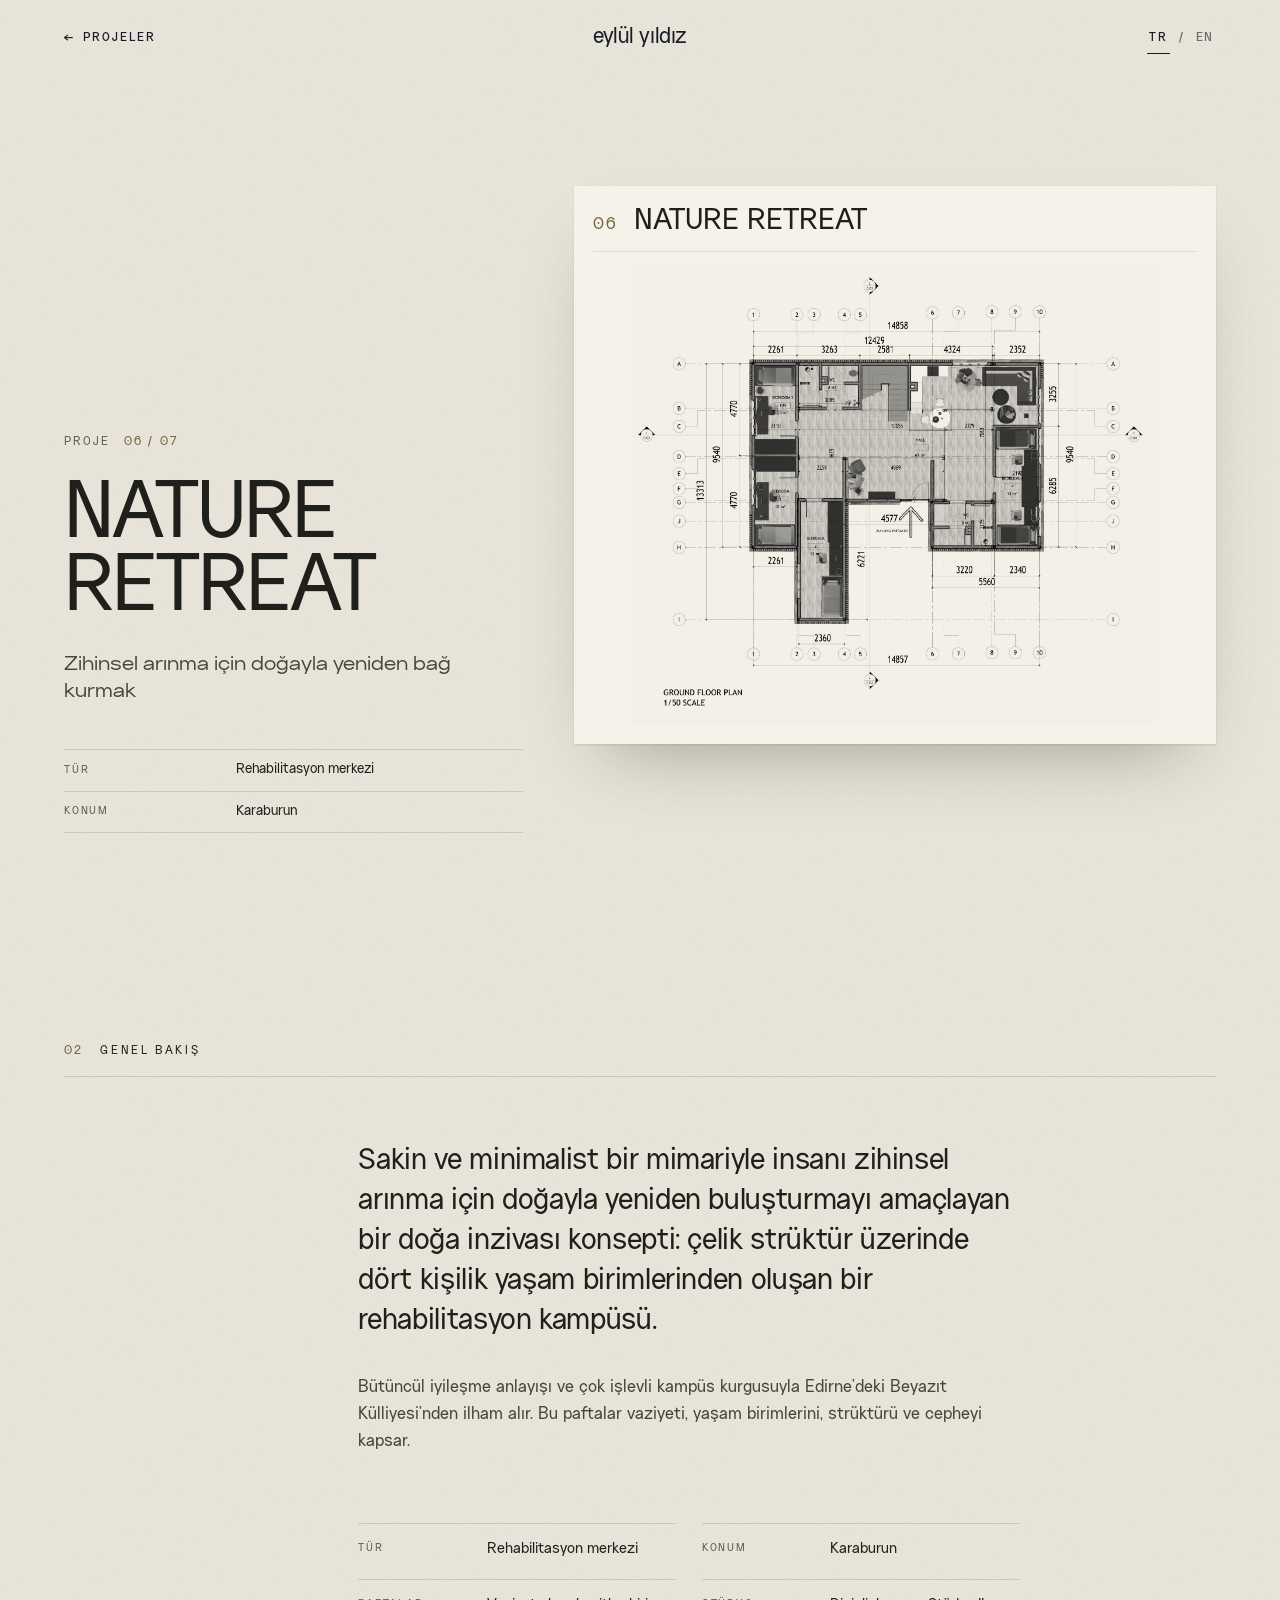
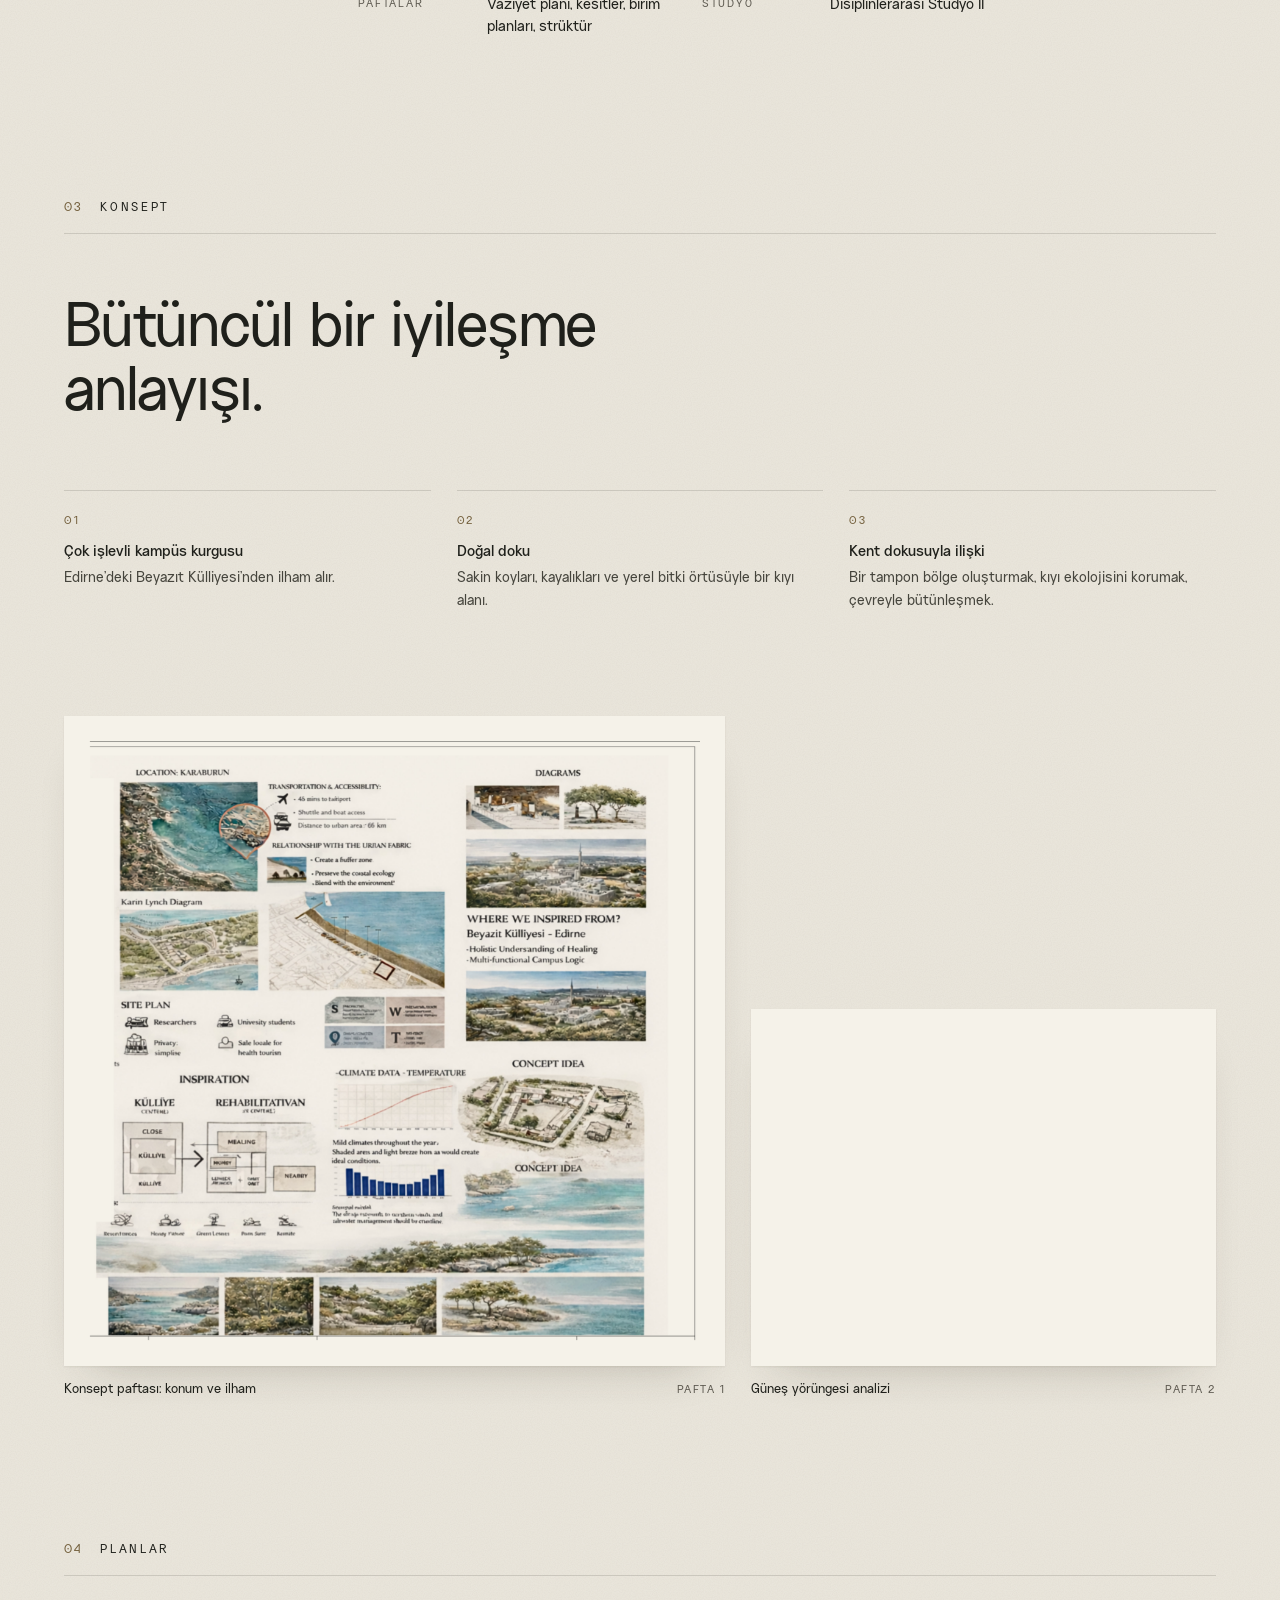
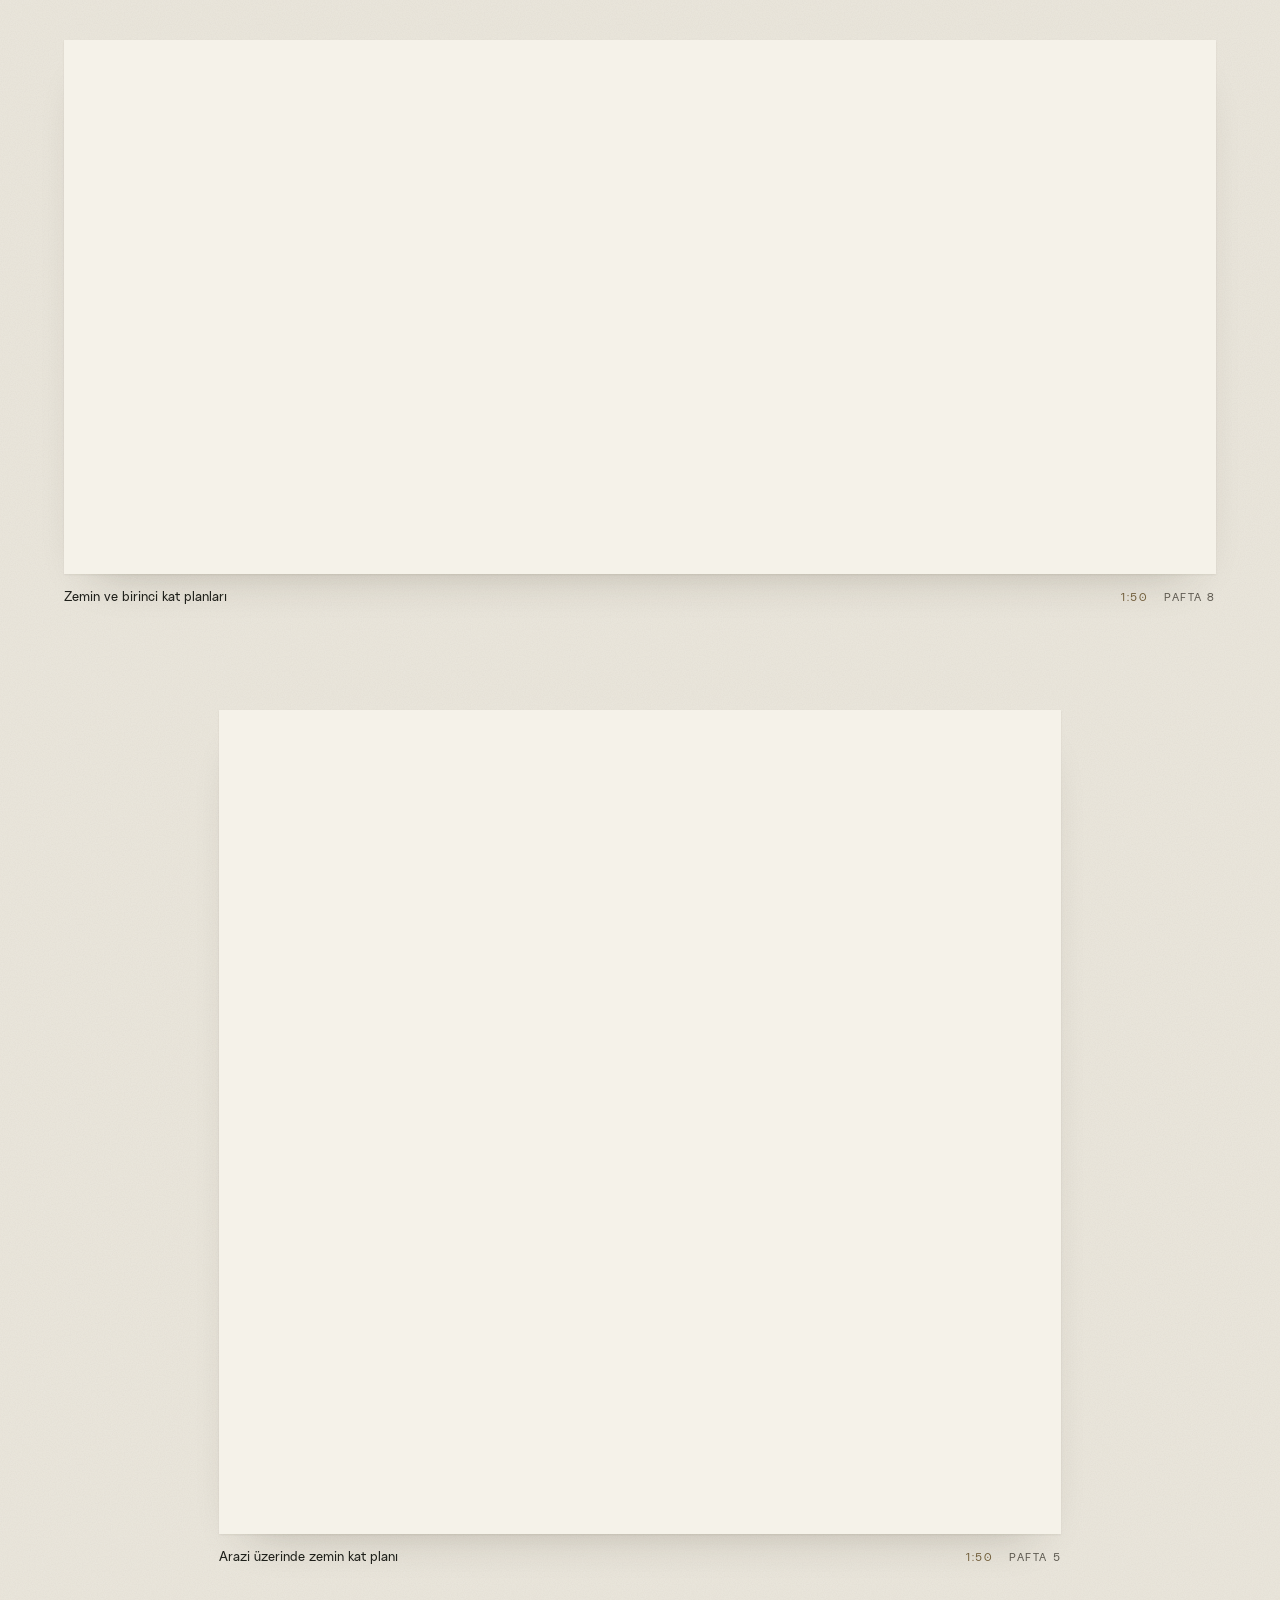
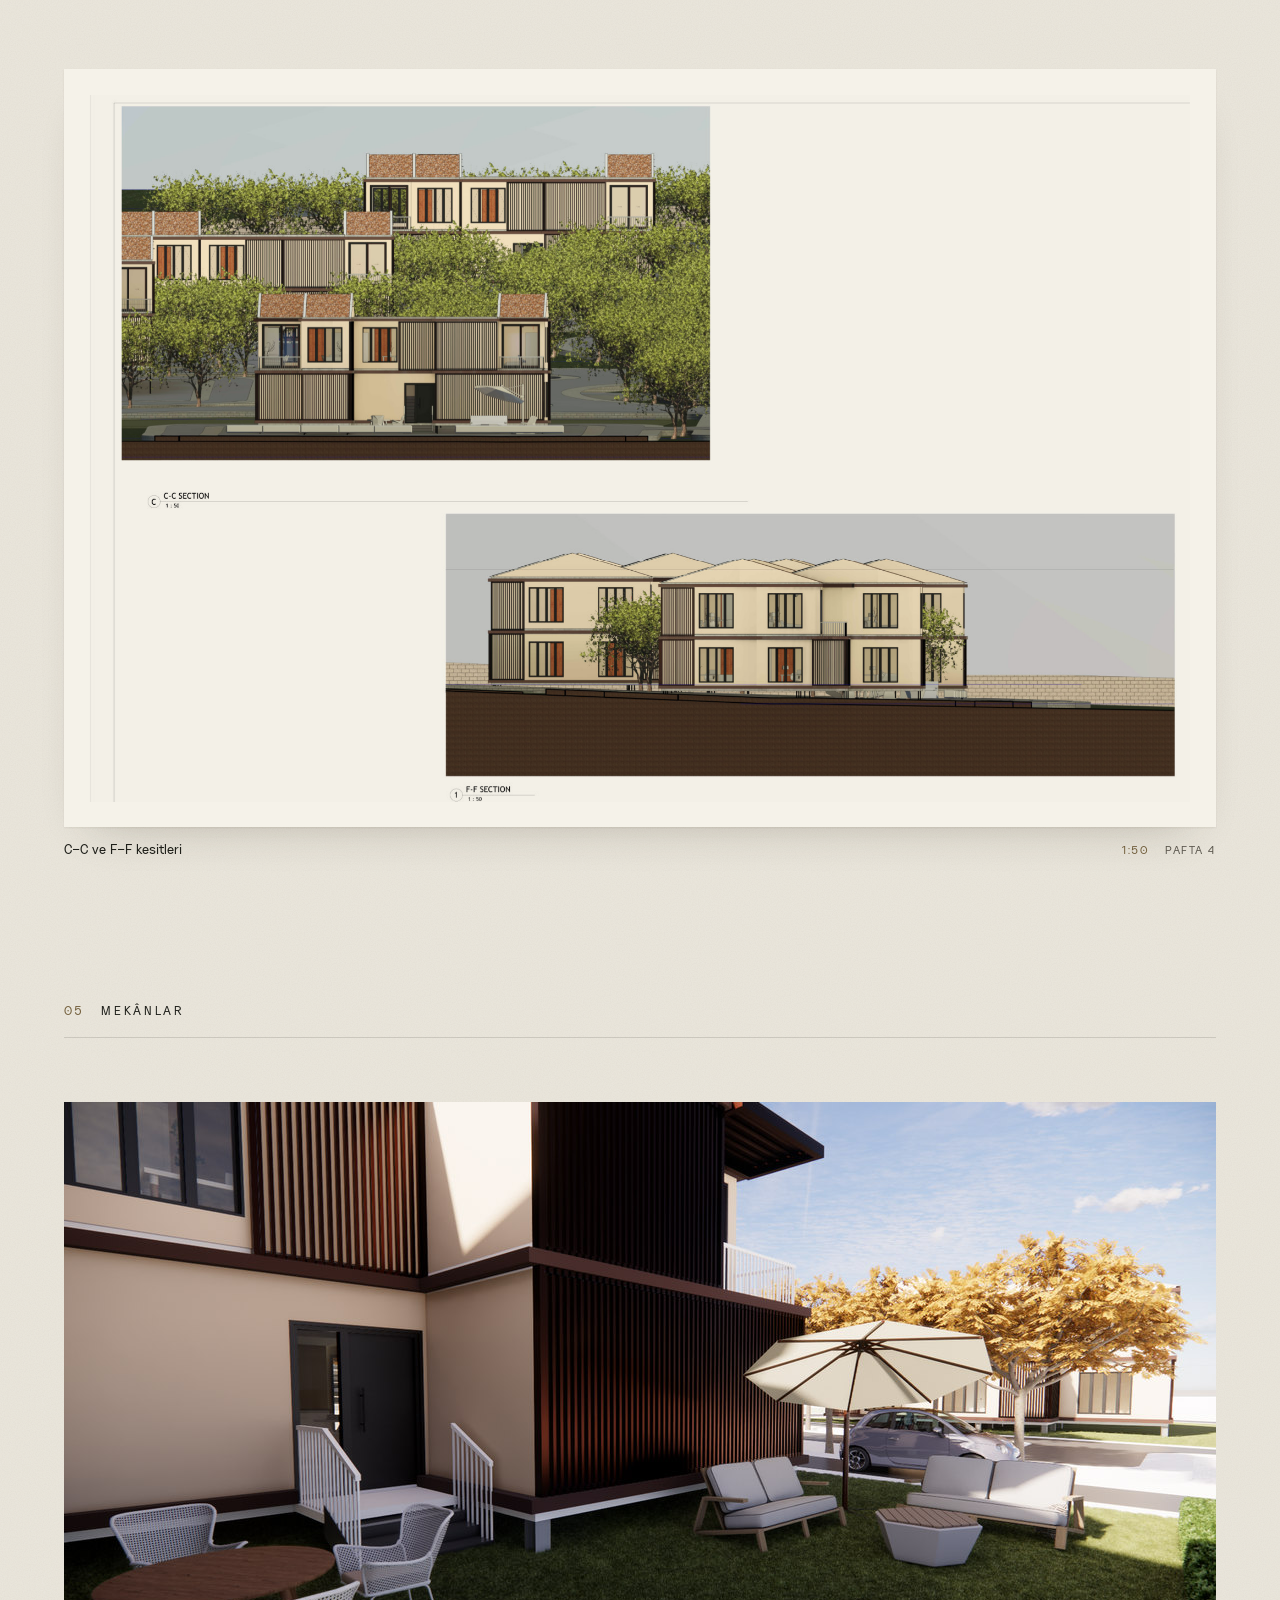
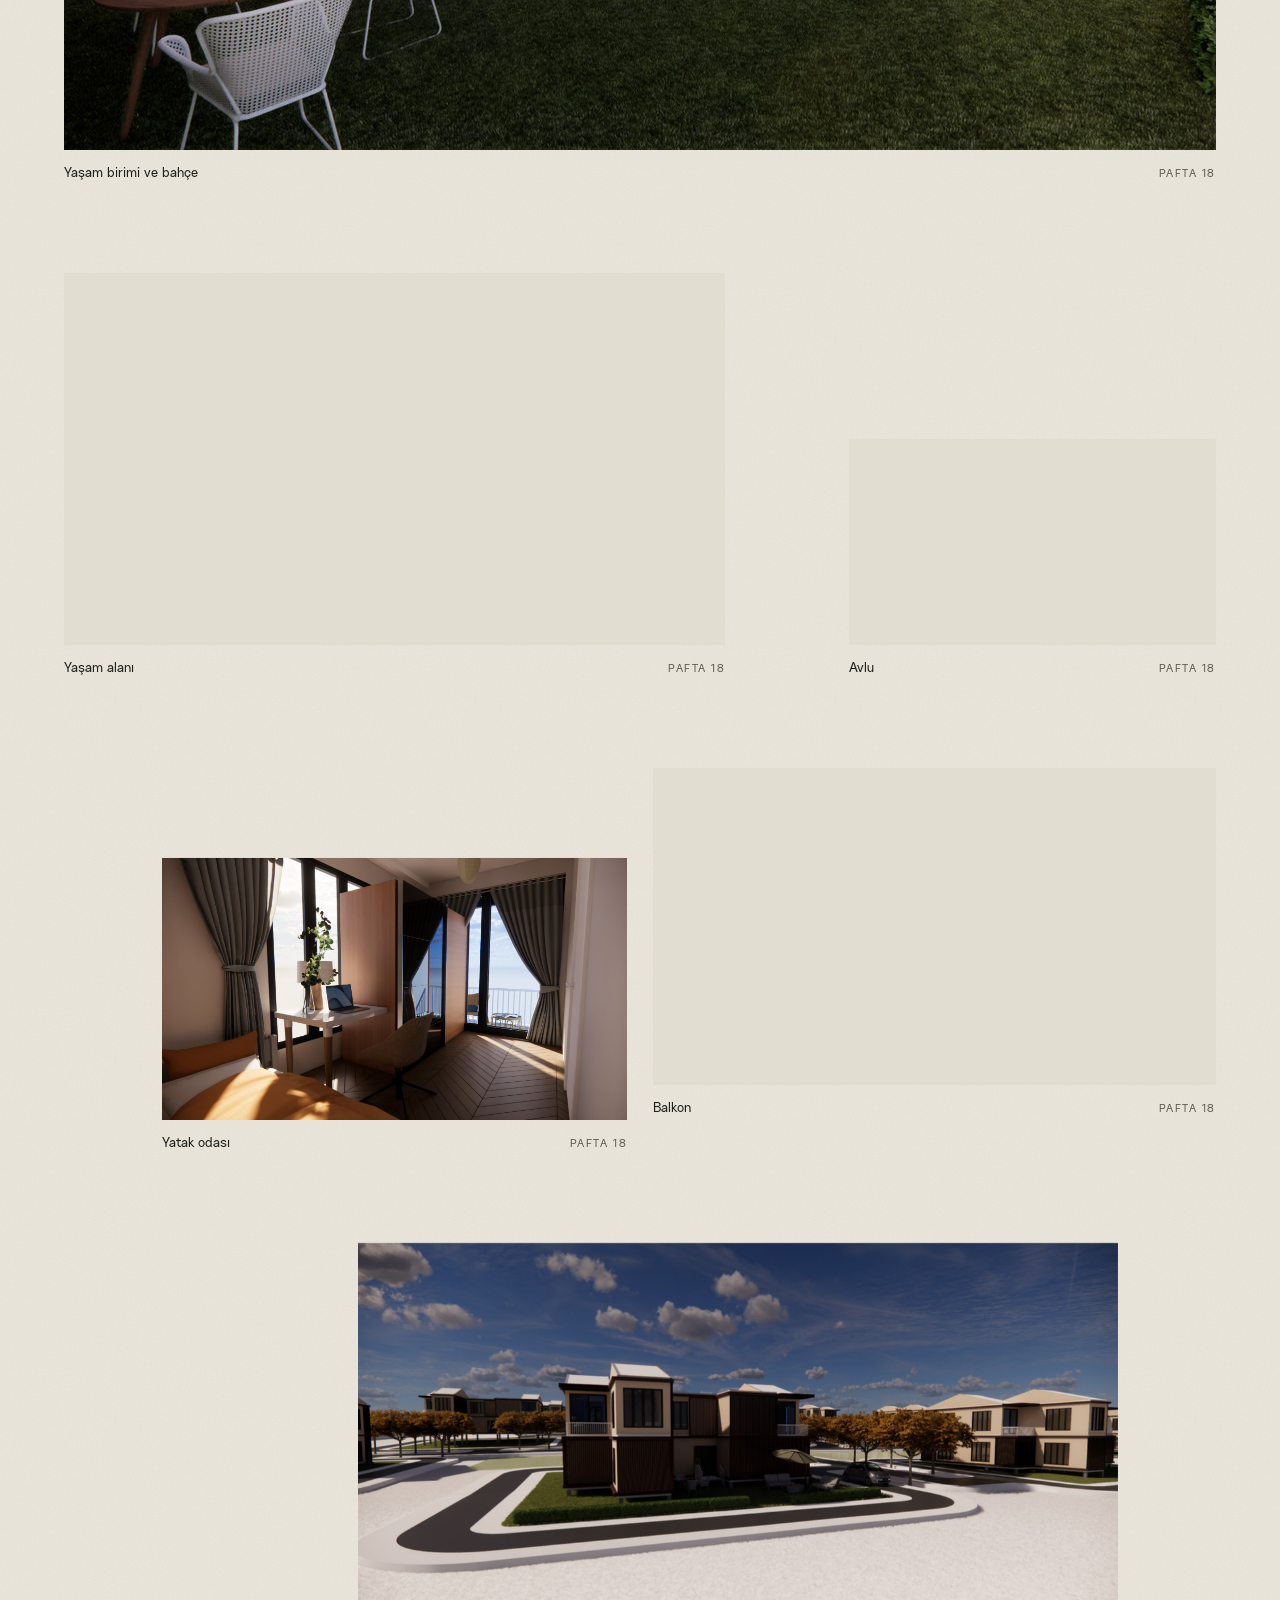
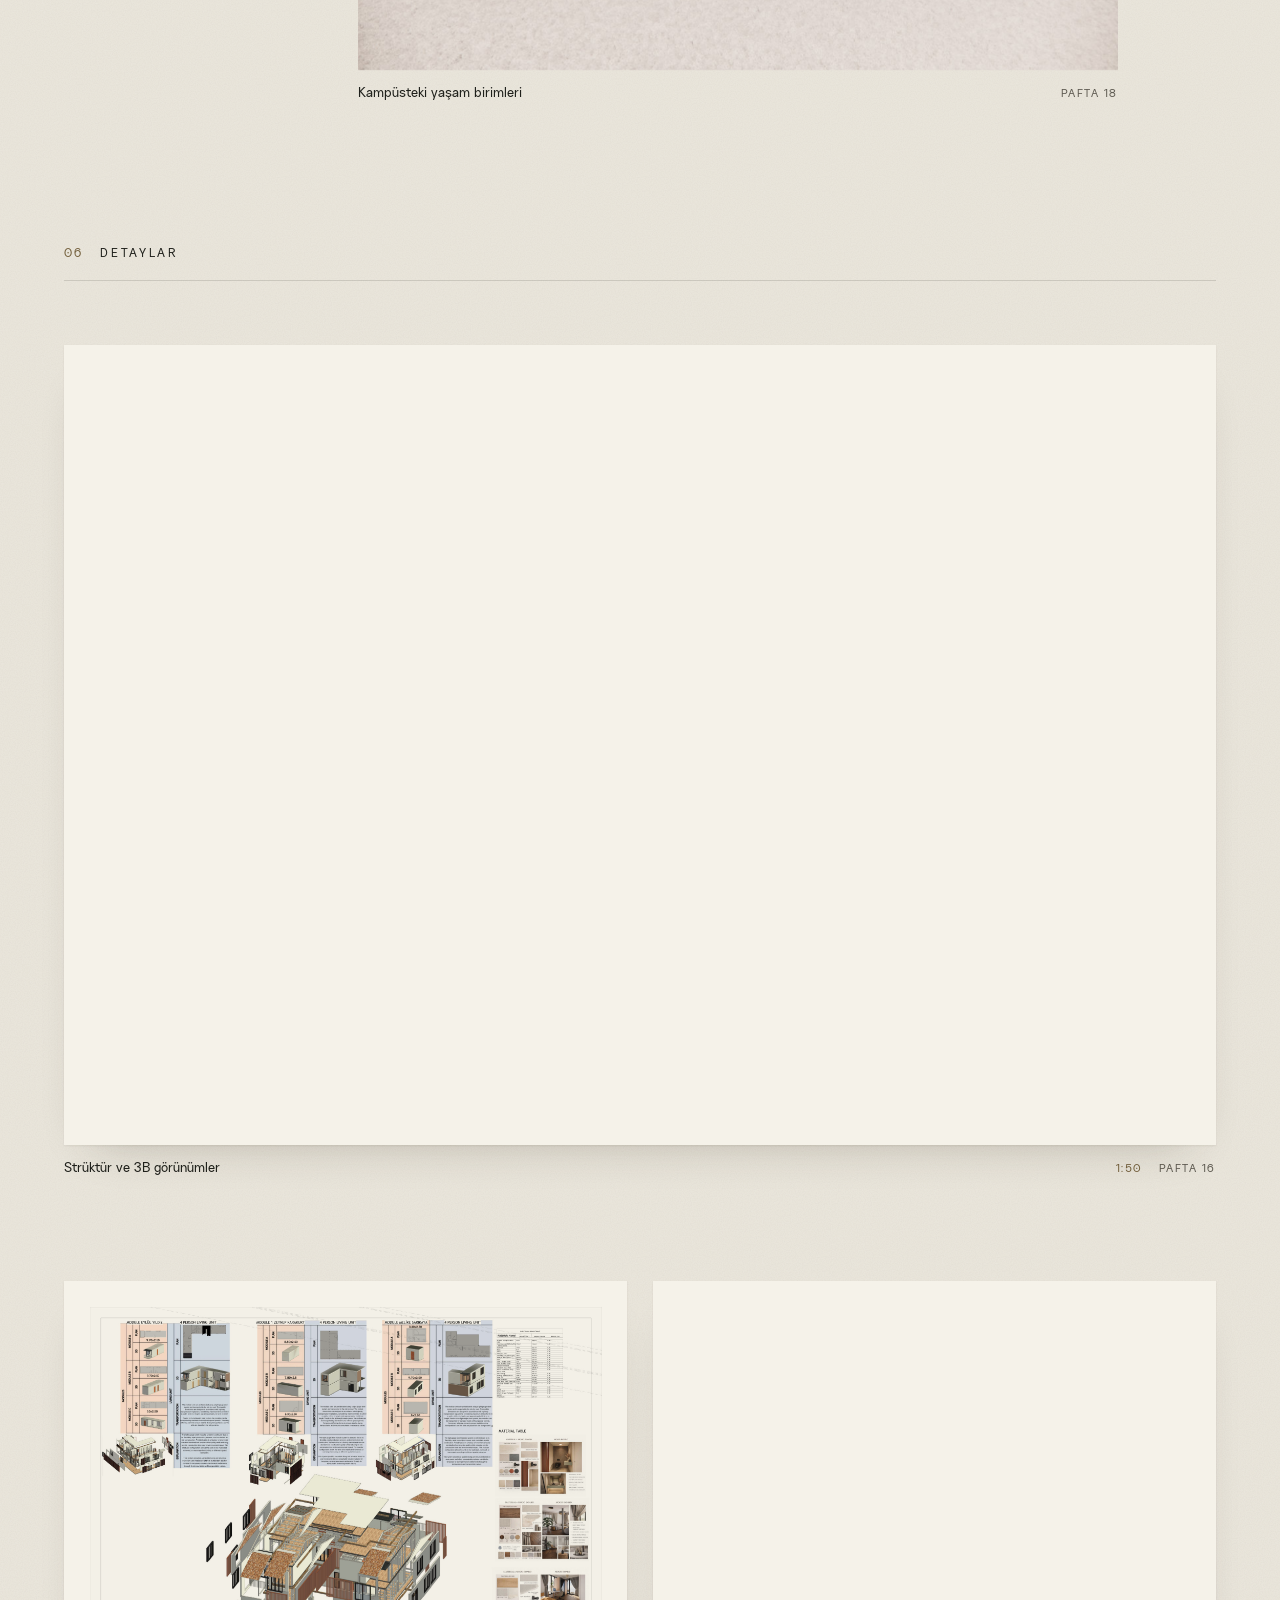
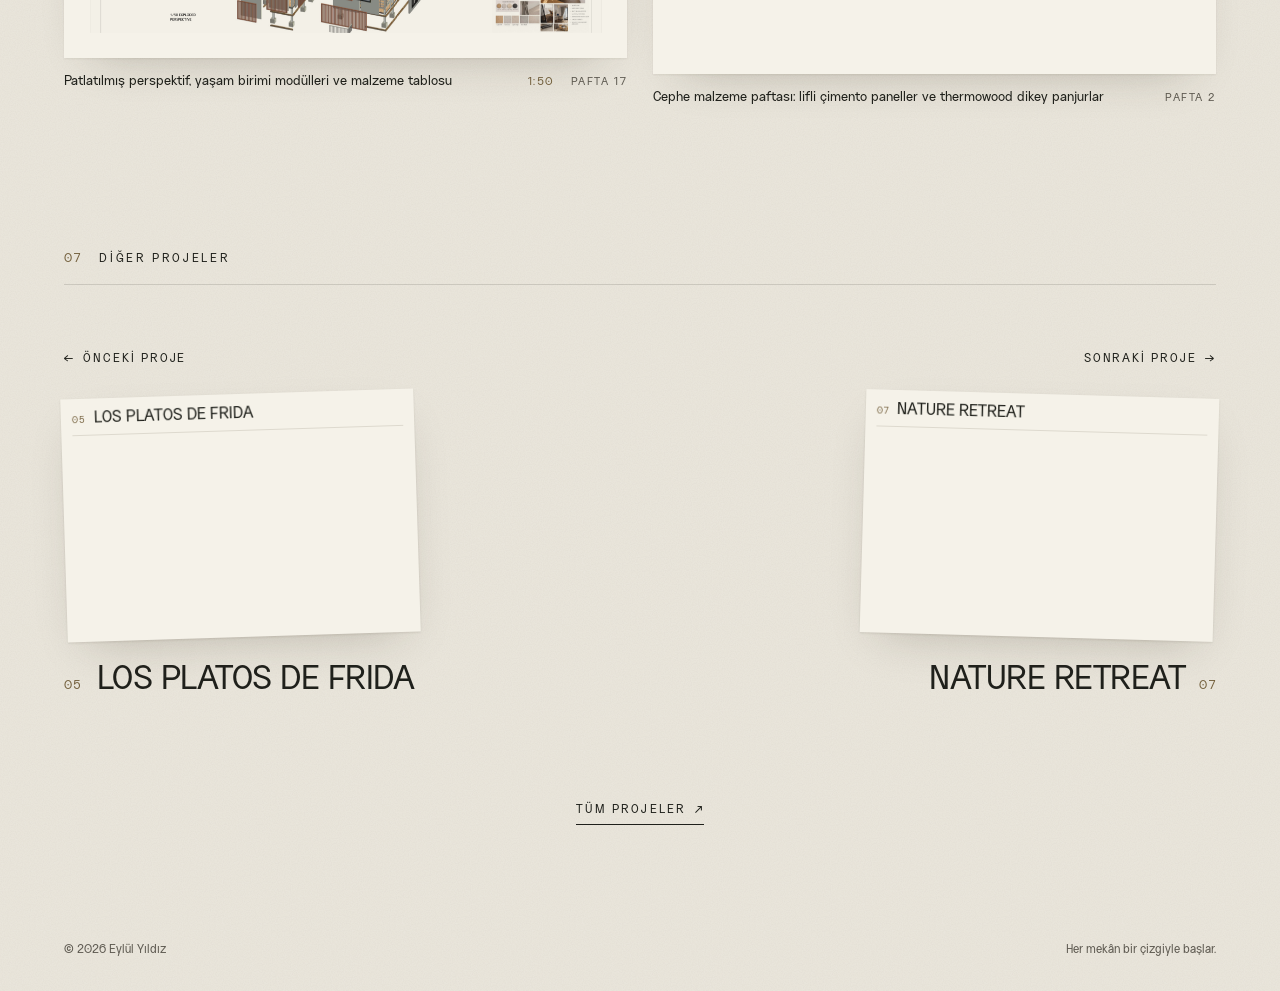
<file: projects/nature-retreat/index.html>
<!doctype html>
<html lang="tr" data-project="nature-retreat">
<head>
<meta charset="utf-8">
<meta name="viewport" content="width=device-width,initial-scale=1,viewport-fit=cover">
<meta name="theme-color" content="#ebe7dd">
<meta name="generator" content="project-pages">
<title>NATURE RETREAT — Eylül Yıldız</title>
<meta name="description" content="A nature retreat concept aiming to reconnect people with nature for mental purification through serene and minimalist architecture: a rehabilitation campus of four-person living units on a steel structure.">
<link rel="icon" href="../../favicon.svg" type="image/svg+xml">
<meta property="og:type" content="article">
<meta property="og:site_name" content="Eylül Yıldız">
<meta property="og:title" content="NATURE RETREAT — Eylül Yıldız">
<meta property="og:description" content="A nature retreat concept aiming to reconnect people with nature for mental purification through serene and minimalist architecture: a rehabilitation campus of four-person living units on a steel structure.">
<meta name="twitter:card" content="summary">
<script>
  // Before first paint: language, and whether a sheet is being handed over from the previous page.
  (function () {
    var root = document.documentElement, lang = 'tr';
    root.classList.add('js');
    try { lang = localStorage.getItem('eylul-language') === 'en' ? 'en' : 'tr'; } catch (e) {}
    root.lang = lang;
    if (lang !== 'en') root.classList.add('pp-translating');
    try {
      var h = JSON.parse(sessionStorage.getItem('eylul-sheet-handoff'));
      if (h && h.path === location.pathname && Date.now() - h.at < 8000) {
        root.style.setProperty('--pp-handoff-ratio', h.ratio);
        root.classList.add('pp-handoff');
        // Hidden until either the browser morphs it in, or project-page.js settles it.
        if (!matchMedia('(prefers-reduced-motion: reduce)').matches) root.classList.add('pp-arriving');
      }
      sessionStorage.removeItem('eylul-sheet-return');
    } catch (e) {}
    // Fires before the first frame: the arriving sheet's partner in a view transition, if the browser runs one.
    addEventListener('pagereveal', function (event) {
      var sheet = document.getElementById('pp-hero-sheet'), vt = event.viewTransition;
      window.ppReveal = vt ? 'transition' : 'none';
      if (!vt || !sheet) return;
      root.classList.remove('pp-arriving');
      sheet.style.viewTransitionName = 'project-sheet';
      var done = function () { sheet.style.viewTransitionName = ''; };
      vt.finished.then(done, done);
    });
  })();
</script>
<link rel="expect" href="#pp-hero-sheet" blocking="render">
<link rel="preload" href="../../shared/fonts/NeuethingSans-Regular.woff2" as="font" type="font/woff2" crossorigin>
<link rel="stylesheet" href="../../shared/tokens.css">
<style>@media (prefers-reduced-motion: no-preference) { @view-transition { navigation: auto; } }</style>
<link rel="stylesheet" href="../../shared/page-transition.css">
<link rel="stylesheet" href="../../project-pages/project-page.css">
<link rel="modulepreload" href="../../shared/i18n.js">
<link rel="modulepreload" href="../../shared/translations.js">
<link rel="modulepreload" href="../../shared/sheet-handoff.js">
<script type="module" src="../../project-pages/project-page.js"></script>
</head>
<body class="pp">
<a class="skip" href="#pp-main">Skip to the project</a>

<header class="pp-bar">
  <a class="pp-bar__back" href="../../#all-projects" data-stack><span aria-hidden="true">←</span> <span>Projects</span></a>
  <a class="pp-bar__name" href="../../">eylül yıldız</a>
  <div class="pp-bar__languages" role="group" aria-label="Language">
    <button type="button" data-language="tr" lang="tr" aria-label="Choose Turkish" aria-pressed="true">TR</button>
    <span aria-hidden="true">/</span>
    <button type="button" data-language="en" lang="en" aria-label="Choose English" aria-pressed="false">EN</button>
  </div>
</header>

<main id="pp-main" class="pp-main" data-number="06">
    <section class="pp-hero" aria-labelledby="pp-title">
      <div class="pp-hero__text">
        <p class="pp-kicker"><span>Project</span> <span class="pp-kicker__count">06 / 07</span></p>
        <h1 class="pp-title" id="pp-title">NATURE RETREAT</h1>
        <p class="pp-tagline">Reconnect with nature for mental purification</p>
        <dl class="pp-hero__facts">
          <div><dt>Type</dt><dd>Rehabilitation centre</dd></div>
          <div><dt>Location</dt><dd>Karaburun</dd></div>
        </dl>
      </div>
      <figure class="pp-sheet" id="pp-hero-sheet" style="--ratio:1.1500" data-fit="contain">
        <div class="pp-sheet__paper">
          <div class="pp-sheet__heading" aria-hidden="true"><span class="pp-sheet__number">06</span><span class="pp-sheet__title">NATURE RETREAT</span></div>
          <div class="pp-sheet__visual"><img src="../../project-sheets/assets/nature-retreat-ground-floor.jpg" alt="NATURE RETREAT — ground floor plan" width="1801" height="1578" fetchpriority="high" decoding="async"></div>
        </div>
      </figure>
    </section>
    <section class="pp-section pp-overview" aria-labelledby="pp-overview">
      <header class="pp-section__head">
        <span class="pp-section__number">02</span>
        <h2 class="pp-section__title" id="pp-overview">Overview</h2>
      </header>
      <div class="pp-overview__body">
        <p class="pp-lead pp-reveal">A nature retreat concept aiming to reconnect people with nature for mental purification through serene and minimalist architecture: a rehabilitation campus of four-person living units on a steel structure.</p>
        <p class="pp-reveal">Inspired by the Beyazıt Külliyesi in Edirne, with its holistic understanding of healing and multi-functional campus logic. This set of sheets covers the site, the living units, the structure and the facade.</p>
      </div>
      <dl class="pp-facts pp-reveal">
        <div><dt>Type</dt><dd>Rehabilitation centre</dd></div>
        <div><dt>Location</dt><dd>Karaburun</dd></div>
        <div><dt>Sheets</dt><dd>Site plan, sections, unit plans, structure</dd></div>
        <div><dt>Studio</dt><dd>Interdisciplinary Studio II</dd></div>
      </dl>
    </section>
    <section class="pp-section pp-concept" aria-labelledby="pp-concept">
      <header class="pp-section__head">
        <span class="pp-section__number">03</span>
        <h2 class="pp-section__title" id="pp-concept">Concept</h2>
      </header>
      <p class="pp-statement pp-reveal">A holistic understanding of healing.</p>
      <ol class="pp-points">
        <li class="pp-reveal"><span class="pp-points__number">01</span><h3>Multi-functional campus logic</h3><p>Inspired by the Beyazıt Külliyesi, Edirne.</p></li>
        <li class="pp-reveal"><span class="pp-points__number">02</span><h3>Natural fabric</h3><p>A coastal area with serene bays, rocks and native vegetation.</p></li>
        <li class="pp-reveal"><span class="pp-points__number">03</span><h3>Relationship with the urban fabric</h3><p>Create a buffer zone, preserve the coastal ecology, blend with the environment.</p></li>
      </ol>
      <div class="pp-arrangement pp-concept__assets" data-count="2">
        <figure class="pp-figure pp-figure--drawing pp-reveal" data-index="1" data-shape="wide" style="--ratio:1.0188">
          <a class="pp-figure__frame" href="../../project-pages/assets/nature-retreat/concept-concept-board-full.jpg" data-inspect data-width="3601" data-height="3533"><img src="../../project-pages/assets/nature-retreat/concept-concept-board.jpg" alt="Concept board: location and inspiration" width="2001" height="1964" loading="lazy" decoding="async"><span class="pp-figure__inspect"><span aria-hidden="true">⤢</span> <span>Inspect</span></span></a>
          <figcaption><span class="pp-figure__caption">Concept board: location and inspiration</span><span class="pp-figure__sheet"><span>Sheet</span> 1</span></figcaption>
        </figure>
        <figure class="pp-figure pp-figure--drawing pp-reveal" data-index="2" data-shape="wide" style="--ratio:1.3539">
          <a class="pp-figure__frame" href="../../project-pages/assets/nature-retreat/concept-sun-path-full.jpg" data-inspect data-width="3600" data-height="2661"><img src="../../project-pages/assets/nature-retreat/concept-sun-path.jpg" alt="Sun path analysis" width="2001" height="1478" loading="lazy" decoding="async"><span class="pp-figure__inspect"><span aria-hidden="true">⤢</span> <span>Inspect</span></span></a>
          <figcaption><span class="pp-figure__caption">Sun path analysis</span><span class="pp-figure__sheet"><span>Sheet</span> 2</span></figcaption>
        </figure>
      </div>
    </section>
    <section class="pp-section pp-plans" aria-labelledby="pp-plans">
      <header class="pp-section__head">
        <span class="pp-section__number">04</span>
        <h2 class="pp-section__title" id="pp-plans">Plans</h2>
      </header>
      <div class="pp-drawings">
        <figure class="pp-figure pp-figure--drawing pp-reveal" data-index="1" data-shape="strip" style="--ratio:2.2816">
          <a class="pp-figure__frame" href="../../project-pages/assets/nature-retreat/plans-floor-plans-full.jpg" data-inspect data-width="3601" data-height="1578"><img src="../../project-pages/assets/nature-retreat/plans-floor-plans.jpg" alt="Ground and first floor plans" width="2001" height="877" loading="lazy" decoding="async"><span class="pp-figure__inspect"><span aria-hidden="true">⤢</span> <span>Inspect</span></span></a>
          <figcaption><span class="pp-figure__caption">Ground and first floor plans</span><span class="pp-figure__scale">1:50</span><span class="pp-figure__sheet"><span>Sheet</span> 8</span></figcaption>
        </figure>
        <figure class="pp-figure pp-figure--drawing pp-reveal" data-index="2" data-shape="wide" style="--ratio:1.0241">
          <a class="pp-figure__frame" href="../../project-pages/assets/nature-retreat/plans-ground-floor-site-full.jpg" data-inspect data-width="3601" data-height="3516"><img src="../../project-pages/assets/nature-retreat/plans-ground-floor-site.jpg" alt="Ground floor plan on site" width="2001" height="1954" loading="lazy" decoding="async"><span class="pp-figure__inspect"><span aria-hidden="true">⤢</span> <span>Inspect</span></span></a>
          <figcaption><span class="pp-figure__caption">Ground floor plan on site</span><span class="pp-figure__scale">1:50</span><span class="pp-figure__sheet"><span>Sheet</span> 5</span></figcaption>
        </figure>
        <figure class="pp-figure pp-figure--drawing pp-reveal" data-index="3" data-shape="wide" style="--ratio:1.5576">
          <a class="pp-figure__frame" href="../../project-pages/assets/nature-retreat/plans-sections-full.jpg" data-inspect data-width="3600" data-height="2310"><img src="../../project-pages/assets/nature-retreat/plans-sections.jpg" alt="Sections C–C and F–F" width="2000" height="1284" loading="lazy" decoding="async"><span class="pp-figure__inspect"><span aria-hidden="true">⤢</span> <span>Inspect</span></span></a>
          <figcaption><span class="pp-figure__caption">Sections C–C and F–F</span><span class="pp-figure__scale">1:50</span><span class="pp-figure__sheet"><span>Sheet</span> 4</span></figcaption>
        </figure>
      </div>
    </section>
    <section class="pp-section pp-spaces" aria-labelledby="pp-spaces">
      <header class="pp-section__head">
        <span class="pp-section__number">05</span>
        <h2 class="pp-section__title" id="pp-spaces">Spaces</h2>
      </header>
      <div class="pp-arrangement pp-spaces__grid" data-count="6">
        <figure class="pp-figure pp-figure--render pp-reveal" data-index="1" data-shape="wide" style="--ratio:1.7778">
          <div class="pp-figure__frame"><img src="../../project-pages/assets/nature-retreat/spaces-garden.jpg" alt="Living unit and garden" width="1152" height="648" loading="lazy" decoding="async"></div>
          <figcaption><span class="pp-figure__caption">Living unit and garden</span><span class="pp-figure__sheet"><span>Sheet</span> 18</span></figcaption>
        </figure>
        <figure class="pp-figure pp-figure--render pp-reveal" data-index="2" data-shape="wide" style="--ratio:1.7769">
          <div class="pp-figure__frame"><img src="../../project-pages/assets/nature-retreat/spaces-living.jpg" alt="Living area" width="1800" height="1013" loading="lazy" decoding="async"></div>
          <figcaption><span class="pp-figure__caption">Living area</span><span class="pp-figure__sheet"><span>Sheet</span> 18</span></figcaption>
        </figure>
        <figure class="pp-figure pp-figure--render pp-reveal" data-index="3" data-shape="wide" style="--ratio:1.7778">
          <div class="pp-figure__frame"><img src="../../project-pages/assets/nature-retreat/spaces-courtyard.jpg" alt="Courtyard" width="1152" height="648" loading="lazy" decoding="async"></div>
          <figcaption><span class="pp-figure__caption">Courtyard</span><span class="pp-figure__sheet"><span>Sheet</span> 18</span></figcaption>
        </figure>
        <figure class="pp-figure pp-figure--render pp-reveal" data-index="4" data-shape="wide" style="--ratio:1.7769">
          <div class="pp-figure__frame"><img src="../../project-pages/assets/nature-retreat/spaces-bedroom.jpg" alt="Bedroom" width="1800" height="1013" loading="lazy" decoding="async"></div>
          <figcaption><span class="pp-figure__caption">Bedroom</span><span class="pp-figure__sheet"><span>Sheet</span> 18</span></figcaption>
        </figure>
        <figure class="pp-figure pp-figure--render pp-reveal" data-index="5" data-shape="wide" style="--ratio:1.7769">
          <div class="pp-figure__frame"><img src="../../project-pages/assets/nature-retreat/spaces-balcony.jpg" alt="Balcony" width="1800" height="1013" loading="lazy" decoding="async"></div>
          <figcaption><span class="pp-figure__caption">Balcony</span><span class="pp-figure__sheet"><span>Sheet</span> 18</span></figcaption>
        </figure>
        <figure class="pp-figure pp-figure--render pp-reveal" data-index="6" data-shape="wide" style="--ratio:1.7778">
          <div class="pp-figure__frame"><img src="../../project-pages/assets/nature-retreat/spaces-campus.jpg" alt="Living units on the campus" width="1152" height="648" loading="lazy" decoding="async"></div>
          <figcaption><span class="pp-figure__caption">Living units on the campus</span><span class="pp-figure__sheet"><span>Sheet</span> 18</span></figcaption>
        </figure>
      </div>
    </section>
    <section class="pp-section pp-details" aria-labelledby="pp-details">
      <header class="pp-section__head">
        <span class="pp-section__number">06</span>
        <h2 class="pp-section__title" id="pp-details">Details</h2>
      </header>
      <div class="pp-drawings pp-drawings--details" data-count="3">
        <figure class="pp-figure pp-figure--drawing pp-reveal" data-index="1" data-shape="wide" style="--ratio:1.4684">
          <a class="pp-figure__frame" href="../../project-pages/assets/nature-retreat/details-structure-full.jpg" data-inspect data-width="3600" data-height="2451"><img src="../../project-pages/assets/nature-retreat/details-structure.jpg" alt="Structure and 3D views" width="2000" height="1362" loading="lazy" decoding="async"><span class="pp-figure__inspect"><span aria-hidden="true">⤢</span> <span>Inspect</span></span></a>
          <figcaption><span class="pp-figure__caption">Structure and 3D views</span><span class="pp-figure__scale">1:50</span><span class="pp-figure__sheet"><span>Sheet</span> 16</span></figcaption>
        </figure>
        <figure class="pp-figure pp-figure--drawing pp-reveal" data-index="2" data-shape="wide" style="--ratio:1.5711">
          <a class="pp-figure__frame" href="../../project-pages/assets/nature-retreat/details-exploded-full.jpg" data-inspect data-width="3600" data-height="2291"><img src="../../project-pages/assets/nature-retreat/details-exploded.jpg" alt="Exploded perspective, living unit modules and material table" width="2000" height="1273" loading="lazy" decoding="async"><span class="pp-figure__inspect"><span aria-hidden="true">⤢</span> <span>Inspect</span></span></a>
          <figcaption><span class="pp-figure__caption">Exploded perspective, living unit modules and material table</span><span class="pp-figure__scale">1:50</span><span class="pp-figure__sheet"><span>Sheet</span> 17</span></figcaption>
        </figure>
        <figure class="pp-figure pp-figure--drawing pp-reveal" data-index="3" data-shape="wide" style="--ratio:1.4978">
          <a class="pp-figure__frame" href="../../project-pages/assets/nature-retreat/details-facade-board-full.jpg" data-inspect data-width="3601" data-height="2403"><img src="../../project-pages/assets/nature-retreat/details-facade-board.jpg" alt="Facade material board: fibre cement panels and thermowood louvres" width="2001" height="1336" loading="lazy" decoding="async"><span class="pp-figure__inspect"><span aria-hidden="true">⤢</span> <span>Inspect</span></span></a>
          <figcaption><span class="pp-figure__caption">Facade material board: fibre cement panels and thermowood louvres</span><span class="pp-figure__sheet"><span>Sheet</span> 2</span></figcaption>
        </figure>
      </div>
    </section>
    <nav class="pp-section pp-nav" aria-labelledby="pp-more">
      <header class="pp-section__head">
        <span class="pp-section__number">07</span>
        <h2 class="pp-section__title" id="pp-more">More projects</h2>
      </header>
      <div class="pp-nav__pair">
        <a class="pp-nav__link pp-nav__link--previous" href="../../projects/los-platos-de-frida/" data-neighbour>
          <span class="pp-nav__direction"><span aria-hidden="true">←</span> <span>Previous project</span></span>
          <span class="pp-nav__sheet pp-sheet" style="--ratio:1.4500" data-fit="contain">
            <span class="pp-sheet__paper">
              <span class="pp-sheet__heading" aria-hidden="true"><span class="pp-sheet__number">05</span><span class="pp-sheet__title">LOS PLATOS DE FRIDA</span></span>
              <span class="pp-sheet__visual"><img src="../../project-sheets/assets/los-platos-de-frida.jpg" alt="" width="2201" height="1621" loading="lazy" decoding="async"></span>
            </span>
          </span>
          <span class="pp-nav__name"><span class="pp-nav__number">05</span> <span class="pp-nav__title">LOS PLATOS DE FRIDA</span></span>
        </a>
        <a class="pp-nav__link pp-nav__link--next" href="../../projects/nature-retreat-2/" data-neighbour>
          <span class="pp-nav__direction"><span>Next project</span> <span aria-hidden="true">→</span></span>
          <span class="pp-nav__sheet pp-sheet" style="--ratio:1.4500" data-fit="contain">
            <span class="pp-sheet__paper">
              <span class="pp-sheet__heading" aria-hidden="true"><span class="pp-sheet__number">07</span><span class="pp-sheet__title">NATURE RETREAT</span></span>
              <span class="pp-sheet__visual"><img src="../../project-sheets/assets/nature-retreat-plan.jpg" alt="" width="2201" height="1825" loading="lazy" decoding="async"></span>
            </span>
          </span>
          <span class="pp-nav__name"><span class="pp-nav__number">07</span> <span class="pp-nav__title">NATURE RETREAT</span></span>
        </a>
      </div>
      <a class="pp-nav__all" href="../../#all-projects" data-stack><span>All projects</span> <span aria-hidden="true">↗</span></a>
    </nav>
</main>

<footer class="pp-foot">
  <p>© 2026 Eylül Yıldız</p>
  <p>Every space begins with a line.</p>
</footer>

<dialog class="pp-inspect" aria-label="Drawing viewer">
  <div class="pp-inspect__stage"><img class="pp-inspect__image" alt=""></div>
  <div class="pp-inspect__bar">
    <p class="pp-inspect__caption"></p>
    <div class="pp-inspect__tools">
      <button type="button" data-zoom="out" aria-label="Zoom out">−</button>
      <button type="button" data-zoom="fit">Fit</button>
      <button type="button" data-zoom="in" aria-label="Zoom in">+</button>
      <button type="button" data-close>Close</button>
    </div>
  </div>
</dialog>
</body>
</html>
</file>
<file: shared/tokens.css>
/* ══════════════════════════════════════════════════════════════════
   SHARED — brand tokens and base

   One brand world from the first frame to the footer. PaperJourney
   and EditorialSite both draw from these tokens; neither of them
   redefines them.
   ══════════════════════════════════════════════════════════════════ */

/* Neuething Sans draws large on its em (cap height .8). size-adjust brings it to
   the type sizes the layouts were set with. The variable file is not used: its
   weight axis runs 50–100, so font-weight: 400 would resolve to its heaviest. */
@font-face { font-family: 'Neuething Sans'; src: url('fonts/NeuethingSans-Regular.woff2') format('woff2'); font-weight: 400; font-display: swap; size-adjust: 90%; }
@font-face { font-family: 'Neuething Sans'; src: url('fonts/NeuethingSans-Medium.woff2') format('woff2'); font-weight: 500; font-display: swap; size-adjust: 90%; }
@font-face { font-family: 'Neuething Sans'; src: url('fonts/NeuethingSans-Bold.woff2') format('woff2'); font-weight: 700; font-display: swap; size-adjust: 90%; }
@font-face { font-family: 'Neuething Sans Expanded'; src: url('fonts/NeuethingSans-RegularExpanded.woff2') format('woff2'); font-weight: 400; font-display: swap; size-adjust: 90%; }

:root {
  /* the night of the atelier — PaperJourney's reading column, contact, footer */
  --ink: #171815;
  --rail: #1c1d1a;
  --paper: #f2f0e8;
  --body: #b3afa2;
  --muted: #8f8b80;
  --accent: #b39a6d;
  --line: #ffffff1f;

  /* the day of the sheet — EditorialSite, and the PaperJourney's paper panels */
  --ground: #ebe7dd;          /* page ground */
  --ground-deep: #e2ddd1;
  --sheet: #f6f4ee;
  --ink-text: #1f201b;
  --ink-body: #45443c;
  --ink-muted: #5f5b52;
  --accent-ink: #74603d;      /* accent for small text on light grounds (AA) */
  --hairline: #1f201b24;

  --font-display: 'Neuething Sans', system-ui, sans-serif;
  --font-text: 'Neuething Sans', system-ui, sans-serif;
  /* the family has no italic: emphasis is its expanded cut, never a slanted regular */
  --font-italic: 'Neuething Sans Expanded', 'Neuething Sans', system-ui, sans-serif;

  /* a quiet paper tooth, shared by the sheets and the page */
  --grain: url("data:image/svg+xml,%3Csvg xmlns='http://www.w3.org/2000/svg' width='180' height='180'%3E%3Cfilter id='g'%3E%3CfeTurbulence type='fractalNoise' baseFrequency='.85' numOctaves='2' stitchTiles='stitch'/%3E%3CfeColorMatrix values='0 0 0 0 .2 0 0 0 0 .18 0 0 0 0 .14 0 0 0 .07 0'/%3E%3C/filter%3E%3Crect width='100%25' height='100%25' filter='url(%23g)'/%3E%3C/svg%3E");
}

* { box-sizing: border-box; }

html {
  background: var(--ink);
  font-synthesis: none;
  scrollbar-width: none;
  -webkit-text-size-adjust: 100%;
}
html::-webkit-scrollbar { display: none; }

@media (prefers-reduced-motion: no-preference) {
  html { scroll-behavior: smooth; }
}

body {
  margin: 0;
  color: var(--paper);
  font-family: var(--font-text);
  font-weight: 400;
  overscroll-behavior-y: none;
}

button { font: inherit; color: inherit; background: none; border: 0; cursor: pointer; padding: 0; }
a { color: inherit; text-decoration: none; }
button, a { -webkit-tap-highlight-color: transparent; }
button:focus-visible, a:focus-visible { outline: 1px solid var(--accent); outline-offset: 6px; }

.skip { position: fixed; top: -100px; left: 0; z-index: 40; padding: 16px 22px; background: #26271f; }
.skip:focus { top: 0; }

.visually-hidden {
  position: absolute !important;
  width: 1px; height: 1px;
  overflow: hidden;
  clip: rect(0 0 0 0);
  white-space: nowrap;
}

/* drawing symbols live once in the document and are placed with <use> */
.drawing-symbols { position: absolute; width: 0; height: 0; overflow: hidden; }
</file>
<file: shared/page-transition.css>
/* SHARED — the move between the project stack and the project pages.

   Same-site navigations cross-fade, and the one paper named `project-sheet`
   (shared/sheet-handoff.js) grows from its place in the stack into the project
   page's hero, and back.

   The opt-in itself, `@view-transition { navigation: auto }`, is an inline
   <style> in each page's <head>: it must exist before any script measures the
   page, or the browser treats the page as not opted in and skips the move. */

::view-transition-group(project-sheet) {
  animation-duration: 900ms;
  animation-timing-function: cubic-bezier(.22, 1, .36, 1);
}
::view-transition-old(project-sheet),
::view-transition-new(project-sheet) {
  animation-duration: 900ms;
  animation-timing-function: cubic-bezier(.22, 1, .36, 1);
}
::view-transition-old(root),
::view-transition-new(root) {
  animation-duration: 520ms;
  animation-timing-function: ease;
}
</file>
<file: project-pages/project-page.css>
/* ══════════════════════════════════════════════════════════════════
   PROJECT PAGES — one editorial case study per project

   Shared by every page in dist/projects/<slug>/. The hero is the project's
   sheet from the ProjectSheets stack, straightened and enlarged: same paper,
   same heading, same drawing, with sizes in container units so it scales as
   one piece. Everything else lies on the site's paper ground.
   ══════════════════════════════════════════════════════════════════ */

/* The bar's height lives on the root so anchors and focus clear the sticky bar. */
html:has(> body.pp) { background: var(--ground); --pp-bar: 76px; scroll-padding-top: var(--pp-bar); }

.pp {
  --pp-gutter: clamp(20px, 5vw, 72px);
  --pp-max: 1480px;
  --pp-gap: clamp(16px, 2vw, 32px);
  --pp-paper: #f5f2e9;
  --pp-ease: cubic-bezier(.22, 1, .36, 1);
  margin: 0;
  min-height: 100vh;
  background: var(--grain), var(--ground);
  color: var(--ink-text);
  font: 400 16px/1.6 var(--font-text);
}
.pp a:focus-visible, .pp button:focus-visible { outline: 1px solid var(--accent-ink); outline-offset: 5px; }
.pp .skip { color: var(--paper); }
.pp ::selection { background: #74603d33; }

.pp-bar, .pp-main > section, .pp-main > nav, .pp-foot {
  width: min(100% - 2 * var(--pp-gutter), var(--pp-max));
  margin-inline: auto;
}

/* ---- the page's rail: back to the stack · the name · language ---------------------- */
/* It stays at the top of the screen with nothing behind it. Like the index's Signature
   Rail, white ink in difference mode reads dark on the paper and light over drawings
   and renders, so the words change with whatever passes beneath them. */
.pp-bar {
  position: sticky; top: 0; z-index: 10;
  display: grid; grid-template-columns: 1fr auto 1fr; align-items: center;
  height: var(--pp-bar);
  color: #fff; mix-blend-mode: difference;
  font-size: 12px; font-weight: 500; letter-spacing: .16em; text-transform: uppercase;
}
.pp .pp-bar :focus-visible { outline-color: currentColor; }
.pp-bar__back { justify-self: start; display: inline-flex; gap: .7em; padding: 8px 0; }
.pp-bar__back span:first-child { transition: transform 300ms var(--pp-ease); }
.pp-bar__back:hover span:first-child { transform: translateX(-4px); }
.pp-bar__name {
  font: 400 clamp(19px, 1.7vw, 24px)/1 var(--font-display);
  letter-spacing: -.02em; text-transform: none;
}
.pp-bar__languages { justify-self: end; display: flex; align-items: center; gap: 8px; color: #fff9; }
.pp-bar__languages button { padding: 6px 2px; letter-spacing: .14em; color: inherit; }
.pp-bar__languages button[aria-pressed="true"] { color: #fff; box-shadow: inset 0 -1px currentColor; }

/* ---- 01 hero ------------------------------------------------------------------------ */
.pp-hero {
  display: grid;
  grid-template-columns: minmax(0, 5fr) minmax(0, 7fr);
  column-gap: clamp(24px, 4vw, 80px);
  align-items: center;
  min-height: calc(100vh - var(--pp-bar));
  min-height: calc(100svh - var(--pp-bar));
  padding-block: clamp(8px, 2vh, 24px) clamp(40px, 7vh, 88px);
  box-sizing: border-box;
}
.pp-hero__text { align-self: end; padding-bottom: 4px; }
.pp-kicker {
  display: flex; gap: 14px; margin: 0 0 clamp(18px, 3vh, 28px);
  font-size: 12px; letter-spacing: .16em; text-transform: uppercase; color: var(--ink-muted);
}
.pp-kicker__count { color: var(--accent-ink); }
.pp-title {
  margin: 0;
  font: 400 clamp(46px, 6.2vw, 108px)/.92 var(--font-display);
  letter-spacing: -.025em;
  overflow-wrap: break-word;
}
.pp-tagline {
  max-width: 30ch; margin: clamp(18px, 3vh, 28px) 0 0;
  font: italic 400 clamp(17px, 1.45vw, 22px)/1.45 var(--font-italic);
  color: var(--ink-body);
}
.pp-hero__facts { margin: clamp(26px, 5vh, 44px) 0 0; border-top: 1px solid var(--hairline); max-width: 460px; }
.pp-hero__facts div, .pp-facts div { display: grid; grid-template-columns: minmax(7.5em, 34%) 1fr; gap: 16px; }
.pp-hero__facts div { padding: 10px 0; border-bottom: 1px solid var(--hairline); font-size: 14px; line-height: 1.45; }
.pp dt { font-size: 11px; letter-spacing: .16em; text-transform: uppercase; color: var(--ink-muted); padding-top: .2em; }
.pp dd { margin: 0; }
.pp-replay {
  display: inline-flex; align-items: baseline; gap: 10px; margin-top: 28px; padding-bottom: 5px;
  font-size: 12px; letter-spacing: .16em; text-transform: uppercase;
  border-bottom: 1px solid currentColor;
}
.pp-replay__mark { font-size: 16px; letter-spacing: 0; transition: transform 500ms var(--pp-ease); }
.pp-replay:hover .pp-replay__mark { transform: rotate(-200deg); }

/* The sheet: the stack's paper at page scale. Its proportions come from the
   stack (or from the sheet that was just clicked, via --pp-handoff-ratio). */
.pp-sheet { display: block; margin: 0; container-type: inline-size; }
.pp-hero .pp-sheet {
  justify-self: end;
  width: min(100%, calc((100svh - var(--pp-bar) - 13vh) * var(--pp-handoff-ratio, var(--ratio))));
  aspect-ratio: var(--pp-handoff-ratio, var(--ratio));
}
.pp-sheet__paper {
  box-sizing: border-box; display: flex; flex-direction: column;
  width: 100%; height: 100%;
  padding: clamp(7px, 3cqw, 34px);
  background: var(--pp-paper);
  box-shadow: 0 1px 2px #30281820, 0 18px 45px -20px #30281840;
}
.pp-hero .pp-sheet__paper { box-shadow: 0 1px 2px #30281820, 0 34px 70px -34px #30281866; }
.pp-sheet__heading {
  flex: 0 0 auto; display: flex; align-items: baseline;
  gap: clamp(6px, 2.4cqw, 26px);
  margin: 0 0 clamp(6px, 2cqw, 22px); padding-bottom: clamp(6px, 2cqw, 22px);
  border-bottom: 1px solid #534b3926;
}
.pp-sheet__number { font-size: clamp(8px, 2.5cqw, 16px); color: var(--accent-ink); letter-spacing: .12em; }
.pp-sheet__title { font: 400 clamp(12px, 4.6cqw, 44px)/1.1 var(--font-display); color: var(--ink-text); }
.pp-sheet__visual { display: block; flex: 1; min-height: 0; position: relative; }
.pp-sheet__visual img {
  position: absolute; inset: 0; width: 100%; height: 100%;
  object-fit: contain; mix-blend-mode: multiply;
}
.pp-sheet[data-fit="cover"] .pp-sheet__visual { overflow: hidden; }
.pp-sheet[data-fit="cover"] .pp-sheet__visual img { object-fit: cover; mix-blend-mode: normal; }

/* ---- sections ---------------------------------------------------------------------- */
.pp-section { padding-top: clamp(80px, 11vw, 176px); }
.pp-section__head {
  display: flex; align-items: baseline; gap: 18px;
  padding-bottom: 16px; margin-bottom: clamp(40px, 5vw, 80px);
  border-bottom: 1px solid var(--hairline);
}
.pp-section__number { font-size: 12px; letter-spacing: .14em; color: var(--accent-ink); font-variant-numeric: tabular-nums; }
.pp-section__title { margin: 0; font: 400 12px/1 var(--font-text); letter-spacing: .22em; text-transform: uppercase; }

/* 02 overview: an asymmetric column of text and a quiet fact table */
.pp-overview { display: grid; grid-template-columns: repeat(12, minmax(0, 1fr)); column-gap: var(--pp-gap); }
.pp-overview > .pp-section__head { grid-column: 1 / -1; }
.pp-overview__body { grid-column: 4 / span 7; }
.pp-lead {
  margin: 0 0 1.1em;
  font: 400 clamp(22px, 2.3vw, 34px)/1.36 var(--font-text);
  letter-spacing: -.012em; color: var(--ink-text);
}
.pp-overview__body p:not(.pp-lead) { max-width: 62ch; margin: 0 0 1em; font-size: 17px; color: var(--ink-body); }
.pp-facts { grid-column: 4 / span 7; margin: clamp(28px, 4vw, 56px) 0 0; display: grid; grid-template-columns: 1fr 1fr; column-gap: var(--pp-gap); }
.pp-facts div { padding: 14px 0 18px; border-top: 1px solid var(--hairline); font-size: 15px; line-height: 1.5; }

/* 03 concept */
.pp-statement {
  max-width: 17ch; margin: 0 0 clamp(40px, 5vw, 76px);
  font: 400 clamp(36px, 4.8vw, 80px)/1.04 var(--font-display);
  letter-spacing: -.02em;
}
.pp-points {
  list-style: none; padding: 0; margin: 0 0 clamp(64px, 8vw, 128px);
  display: grid; grid-template-columns: repeat(auto-fit, minmax(210px, 1fr)); gap: 28px var(--pp-gap);
}
.pp-points li { padding-top: 16px; border-top: 1px solid var(--hairline); }
.pp-points__number { font-size: 11px; letter-spacing: .14em; color: var(--accent-ink); }
.pp-points h3 { margin: 10px 0 6px; font: 500 15px/1.35 var(--font-text); }
.pp-points p { margin: 0; font-size: 14.5px; line-height: 1.55; color: var(--ink-body); }

/* ---- figures ------------------------------------------------------------------------ */
.pp-figure { margin: 0; min-width: 0; }
.pp-figure__frame { display: block; position: relative; }
.pp-figure img { display: block; width: 100%; height: auto; }
.pp-figure--drawing .pp-figure__frame {
  padding: clamp(10px, 2vw, 34px);
  background: var(--pp-paper);
  box-shadow: 0 1px 2px #30281814, 0 22px 46px -30px #30281850;
}
.pp-figure--drawing img { mix-blend-mode: multiply; }
.pp-figure--render .pp-figure__frame { background: var(--ground-deep); }
a.pp-figure__frame { cursor: zoom-in; }
.pp-figure__inspect {
  position: absolute; right: 12px; bottom: 12px;
  display: inline-flex; gap: 8px; padding: 8px 12px;
  font-size: 11px; letter-spacing: .16em; text-transform: uppercase;
  background: #1f201be0; color: var(--sheet);
  opacity: 0; transform: translateY(4px);
  transition: opacity 260ms ease, transform 360ms var(--pp-ease);
}
a.pp-figure__frame:is(:hover, :focus-visible) .pp-figure__inspect { opacity: 1; transform: none; }
@media (hover: none) { .pp-figure__inspect { opacity: .92; transform: none; } }
.pp-figure figcaption {
  display: flex; flex-wrap: wrap; align-items: baseline; gap: 6px 16px;
  margin-top: 14px; font-size: 13.5px; line-height: 1.45; color: var(--ink-muted);
}
.pp-figure__caption { flex: 1 1 16em; color: var(--ink-text); }
.pp-figure__scale, .pp-figure__sheet { font-size: 11px; letter-spacing: .14em; text-transform: uppercase; white-space: nowrap; }
.pp-figure__scale { color: var(--accent-ink); }

/* 04 plans · 06 details: drawings large enough to read, never taller than the screen */
.pp-drawings {
  display: grid; grid-template-columns: repeat(12, minmax(0, 1fr));
  column-gap: var(--pp-gap); row-gap: clamp(64px, 8vw, 128px);
}
.pp-drawings .pp-figure {
  grid-column: 1 / -1; justify-self: center;
  width: min(100%, calc(84svh * var(--ratio) + 68px));
}
.pp-drawings .pp-figure[data-layout="half"] { grid-column: span 6; }
.pp-drawings--details[data-count="3"] .pp-figure:nth-child(n + 2),
.pp-drawings--details[data-count="4"] .pp-figure:nth-child(n + 2) { grid-column: span 6; align-self: start; }

/* 03 concept material · 05 spaces: curated, asymmetric, never a uniform grid */
.pp-arrangement {
  display: grid; grid-template-columns: repeat(12, minmax(0, 1fr));
  column-gap: var(--pp-gap); row-gap: clamp(56px, 7vw, 120px); align-items: start;
}
.pp-arrangement .pp-figure { max-width: calc(86svh * var(--ratio)); }
.pp-concept__assets[data-count="1"] > [data-index="1"] { grid-column: 2 / span 10; }
.pp-concept__assets > [data-index="1"] { grid-column: 1 / span 7; }
.pp-concept__assets > [data-index="2"] { grid-column: 9 / span 4; align-self: end; }
.pp-concept__assets[data-count="2"] > [data-index="2"] { grid-column: 8 / span 5; }
.pp-concept__assets > [data-index="3"] { grid-column: 3 / span 8; }

.pp-spaces__grid > [data-index="1"] { grid-column: 1 / -1; max-width: none; }
.pp-spaces__grid > [data-index="2"] { grid-column: 1 / span 7; }
.pp-spaces__grid > [data-index="3"] { grid-column: 9 / span 4; align-self: end; }
.pp-spaces__grid > [data-index="4"] { grid-column: 2 / span 5; margin-top: clamp(0px, 7vw, 120px); }
.pp-spaces__grid > [data-index="5"] { grid-column: 7 / span 6; }
.pp-spaces__grid > [data-index="6"] { grid-column: 4 / span 8; }
.pp-spaces__grid[data-count="4"] > [data-index="4"] { grid-column: 3 / span 8; margin-top: 0; }
.pp-spaces__grid[data-count="5"] > [data-index="4"] { grid-column: 1 / span 6; }
.pp-spaces__grid[data-count="5"] > [data-index="5"] { grid-column: 8 / span 5; margin-top: clamp(0px, 9vw, 160px); }

/* ---- ARCHÉ: back into the immersive journey ------------------------------------------- */
.pp-journey { padding-top: clamp(96px, 12vw, 192px); }
.pp-journey__link {
  display: grid; grid-template-columns: auto 1fr; align-items: center; gap: clamp(20px, 3vw, 44px);
  padding: clamp(28px, 4.4vw, 64px);
  background: var(--grain), var(--ink); color: var(--paper);
}
.pp-journey__mark {
  font: 400 clamp(52px, 6vw, 96px)/1 var(--font-display); color: var(--accent);
  transition: transform 900ms var(--pp-ease);
}
.pp-journey__link:hover .pp-journey__mark { transform: rotate(-300deg); }
.pp-journey__text { display: grid; gap: 8px; }
.pp-journey__title { font: 400 clamp(30px, 3.6vw, 56px)/1.05 var(--font-display); letter-spacing: -.015em; }
.pp-journey__note { font-size: 15px; color: var(--body); }

/* ---- 07 previous / next: the neighbouring sheets ----------------------------------------- */
.pp-nav__pair { display: grid; grid-template-columns: 1fr 1fr; gap: clamp(24px, 6vw, 120px); align-items: start; }
.pp-nav__link { display: grid; justify-items: start; gap: clamp(16px, 2vw, 26px); }
.pp-nav__link--next { justify-items: end; text-align: right; }
.pp-nav__direction { display: inline-flex; gap: .7em; font-size: 12px; letter-spacing: .16em; text-transform: uppercase; }
.pp-nav__sheet {
  /* One height for both neighbours, so a tall sheet does not outweigh a wide one. */
  width: min(100%, calc(clamp(170px, 19vw, 270px) * var(--ratio))); aspect-ratio: var(--ratio);
  transform: rotate(-1.8deg);
  transition: transform 600ms var(--pp-ease);
}
.pp-nav__link--next .pp-nav__sheet { transform: rotate(1.6deg); }
.pp-nav__sheet .pp-sheet__paper { transition: box-shadow 400ms ease; }
.pp-nav__link:is(:hover, :focus-visible) .pp-nav__sheet { transform: translateY(-8px) rotate(0deg) scale(1.02); }
.pp-nav__link:is(:hover, :focus-visible) .pp-nav__sheet .pp-sheet__paper { box-shadow: 0 2px 5px #30281826, 0 28px 56px -18px #30281866; }
.pp-nav__name { display: flex; align-items: baseline; gap: 14px; }
.pp-nav__link--next .pp-nav__name { flex-direction: row-reverse; }
.pp-nav__number { font-size: 12px; letter-spacing: .12em; color: var(--accent-ink); }
.pp-nav__title { font: 400 clamp(24px, 2.6vw, 42px)/1.05 var(--font-display); letter-spacing: -.015em; }
.pp-nav__all {
  display: flex; width: fit-content; gap: .7em; margin: clamp(64px, 8vw, 120px) auto 0; padding-bottom: 5px;
  font-size: 12px; letter-spacing: .18em; text-transform: uppercase; border-bottom: 1px solid currentColor;
}

.pp-foot {
  display: flex; flex-wrap: wrap; justify-content: space-between; gap: 8px 24px;
  padding-block: clamp(72px, 9vw, 136px) 32px;
  font-size: 12px; color: var(--ink-muted);
}
.pp-foot p { margin: 0; }

/* ---- drawing viewer ------------------------------------------------------------------ */
.pp-inspect {
  position: fixed; inset: 0; width: 100%; height: 100%; max-width: none; max-height: none;
  margin: 0; padding: 0; border: 0;
  background: var(--grain), var(--ground); color: var(--ink-text);
}
.pp-inspect[open] { display: grid; grid-template-rows: minmax(0, 1fr) auto; }
.pp-inspect::backdrop { background: var(--ground); }
.pp-inspect__stage { position: relative; overflow: hidden; cursor: grab; touch-action: none; user-select: none; }
.pp-inspect__stage:active { cursor: grabbing; }
.pp-inspect__image {
  position: absolute; left: 0; top: 0; max-width: none;
  transform-origin: 0 0; mix-blend-mode: multiply; -webkit-user-drag: none;
}
.pp-inspect__bar {
  display: flex; align-items: center; justify-content: space-between; gap: 16px;
  padding: 12px var(--pp-gutter); border-top: 1px solid var(--hairline);
  font-size: 13px;
}
.pp-inspect__caption { margin: 0; }
.pp-inspect__tools { display: flex; gap: 6px; }
.pp-inspect__tools button {
  min-width: 40px; height: 40px; padding: 0 12px;
  border: 1px solid var(--hairline); font-size: 12px; letter-spacing: .14em; text-transform: uppercase;
  transition: background 200ms ease;
}
.pp-inspect__tools button:hover { background: #1f201b0f; }
.pp-inspect__tools [data-zoom="in"], .pp-inspect__tools [data-zoom="out"] { font-size: 18px; letter-spacing: 0; }

/* ---- motion: restrained, and absent under reduced motion ------------------------------- */
@media (prefers-reduced-motion: no-preference) {
  .js .pp-reveal { opacity: 0; transform: translateY(26px); transition: opacity 900ms ease, transform 1100ms var(--pp-ease); }
  .js .pp-reveal.is-in { opacity: 1; transform: none; }
  .js .pp-hero__text > * { animation: pp-rise 1000ms var(--pp-ease) both; }
  .js .pp-hero__text > :nth-child(2) { animation-delay: 60ms; }
  .js .pp-hero__text > :nth-child(3) { animation-delay: 140ms; }
  .js .pp-hero__text > :nth-child(n + 4) { animation-delay: 220ms; }
  .pp-handoff .pp-hero__text > * { animation-delay: 320ms; }
  /* Arriving without a view transition: the sheet waits for project-page.js to settle it. */
  .pp-arriving .pp-hero .pp-sheet { visibility: hidden; animation: pp-show 0s 1.2s forwards; }
  .pp-leaving .pp-main, .pp-leaving .pp-bar, .pp-leaving .pp-foot { opacity: 0; transition: opacity 420ms ease; }
  .pp-leaving body { background: var(--ink); transition: background 480ms ease; }
}
@keyframes pp-rise { from { opacity: 0; transform: translateY(18px); } }
@keyframes pp-show { to { visibility: visible; } }

/* Until shared/i18n.js has bound the copy, keep the English source out of sight. */
.pp-translating :is(.pp-main, .pp-bar, .pp-foot) :is(p, h2, h3, dt, dd, figcaption, .pp-bar__back, .pp-nav__direction, .pp-nav__all, .pp-replay, .pp-journey__text) {
  visibility: hidden;
  animation: pp-show 0s 2s forwards;
}

/* ---- narrow screens ---------------------------------------------------------------------- */
@media (max-width: 900px) {
  html:has(> body.pp) { --pp-bar: 64px; }
  .pp-bar { font-size: 11px; letter-spacing: .12em; }
  .pp-hero { grid-template-columns: minmax(0, 1fr); min-height: 0; padding-top: 12px; }
  .pp-hero__text { display: contents; }
  .pp-kicker { order: 1; }
  .pp-title { order: 2; font-size: clamp(40px, 11vw, 72px); }
  .pp-hero .pp-sheet {
    order: 3; justify-self: stretch; width: 100%;
    margin-top: clamp(24px, 5vw, 40px);
  }
  .pp-tagline { order: 4; margin-top: 28px; }
  .pp-hero__facts { order: 5; max-width: none; }
  .pp-replay { order: 6; justify-self: start; }
  .pp-overview__body, .pp-facts { grid-column: 1 / -1; }
  .pp-facts { grid-template-columns: 1fr; }
  .pp-arrangement > .pp-figure,
  .pp-drawings > .pp-figure,
  .pp-drawings > .pp-figure[data-layout="half"] { grid-column: 1 / -1 !important; margin-top: 0 !important; max-width: none; width: 100%; }
  .pp-arrangement > .pp-figure:nth-child(even) { width: 86%; justify-self: end; }
  .pp-nav__sheet { width: 100%; }
  .pp-nav__title { font-size: clamp(20px, 6vw, 30px); }
  .pp-inspect__bar { flex-direction: column; align-items: stretch; }
  .pp-inspect__tools { justify-content: space-between; }
}
</file>
